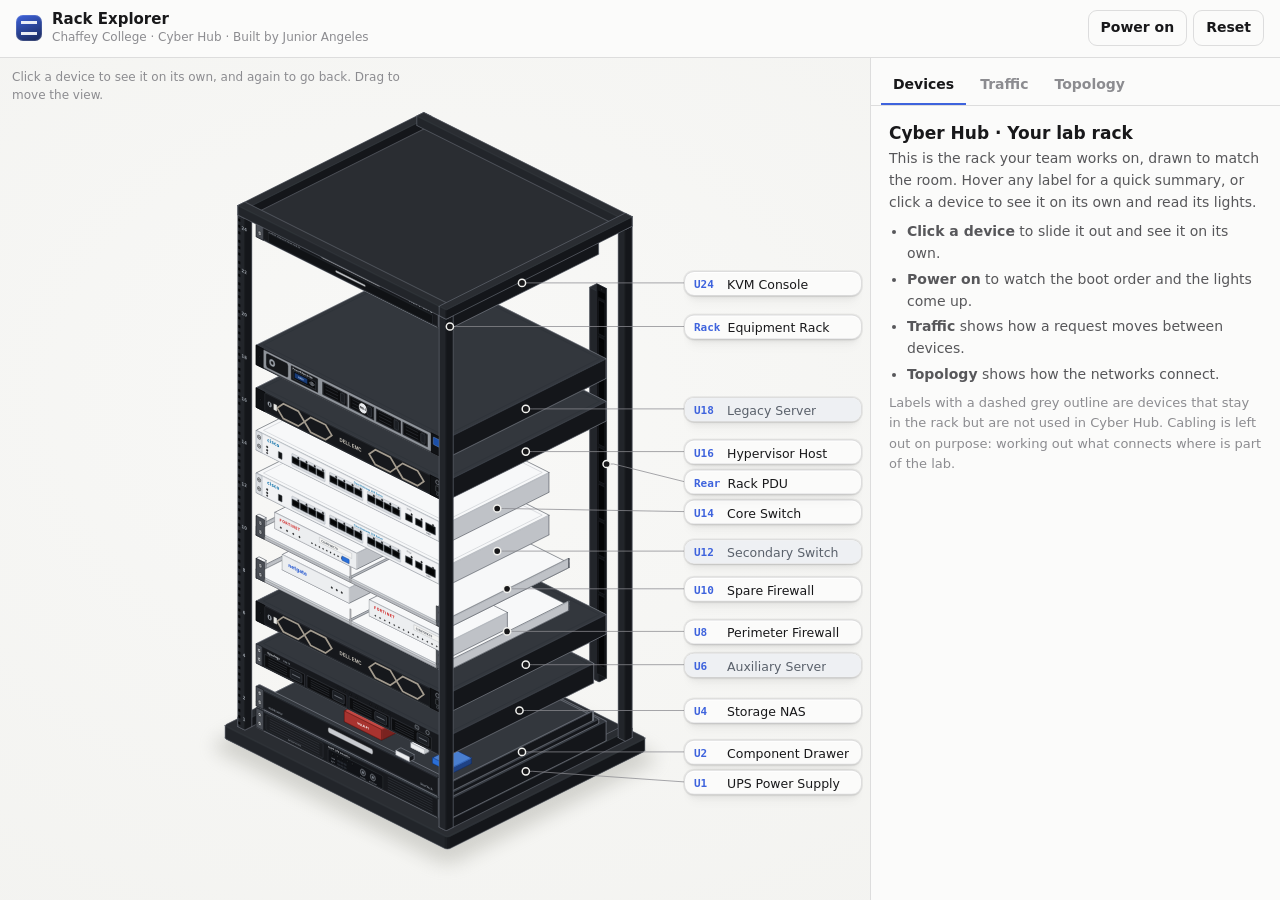
<file: index.html>
<!doctype html><html lang="en"><head><meta charset="utf-8"><meta name="viewport" content="width=device-width, initial-scale=1"><title>Rack Explorer</title><style>
.iso{
  --anatomy-page:#0b0b0b;--anatomy-card:#131313;--anatomy-text:#a3a3a3;--anatomy-strong:#e6e6e6;--anatomy-muted:#6e6e6e;
  --anatomy-paper:#131313;--anatomy-face:#1b1b1b;--anatomy-top:#1c1c1c;
  --anatomy-shade-0:#0f0f0f;--anatomy-shade-1:#121212;--anatomy-shade-2:#151515;--anatomy-shade-3:#181818;
  --anatomy-lit-top:#262626;--anatomy-lit-shade:#1d1d1d;
  --anatomy-hi:#d4d4d4;--anatomy-mid:#6a6a6a;--anatomy-lo:#3e3e3e;--anatomy-faint:#2a2a2a;--anatomy-lit:#ffffff;
  --anatomy-halo:#050505;--anatomy-halo-opacity:.9;--anatomy-dot:#e6e6e6;
  --anatomy-red:#ff6b6b;--anatomy-green:#6be0a0;--anatomy-blue:#6b9bff;
  --anatomy-weight:.6px;--anatomy-ease:cubic-bezier(.32,.72,0,1);
  --anatomy-mono:ui-monospace,"SF Mono",Menlo,Consolas,monospace;
  --anatomy-lift:inset 0 1px 0 0 #ffffff0a,inset 0 0 0 1px #ffffff06,0 0 0 1px #00000026,0 1px 1px -.5px #00000014,0 3px 3px -1.5px #00000014,0 6px 6px -3px #00000014,0 12px 12px -6px #00000014;
}
.iso[data-theme="light"]{
  --anatomy-page:#f2f2ef;--anatomy-card:#fbfbfa;--anatomy-text:#57575a;--anatomy-strong:#18181a;--anatomy-muted:#8c8c90;
  --anatomy-paper:#fbfbfa;--anatomy-face:#ffffff;--anatomy-top:#ffffff;
  --anatomy-shade-0:#dcdcd9;--anatomy-shade-1:#e5e5e2;--anatomy-shade-2:#ededea;--anatomy-shade-3:#f4f4f1;
  --anatomy-lit-top:#ffffff;--anatomy-lit-shade:#eeeeeb;
  --anatomy-hi:#26262a;--anatomy-mid:#8a8a8f;--anatomy-lo:#b4b4b8;--anatomy-faint:#d4d4d6;--anatomy-lit:#000000;
  --anatomy-halo:#8a8a80;--anatomy-halo-opacity:.32;--anatomy-dot:#3a3a3e;
  --anatomy-red:#e5484d;--anatomy-green:#30a46c;--anatomy-blue:#3e63dd;
  --anatomy-lift:inset 0 1px 0 0 #ffffff,0 0 0 1px #0000000f,0 1px 1px -.5px #0000000a,0 3px 3px -1.5px #0000000a,0 6px 6px -3px #0000000a,0 12px 12px -6px #0000000a;
}
.iso-svg{display:block;width:100%;height:auto;overflow:visible}
.iso-svg path,.iso-svg circle{vector-effect:non-scaling-stroke}
.iso-fill{fill:var(--anatomy-paper);stroke:none}
.iso-solid[data-lit]>.iso-fill{fill:var(--anatomy-face)}
.iso-shade,.iso-top{stroke:none}
.iso-shade[data-shade="0"]{fill:var(--anatomy-shade-0)}
.iso-shade[data-shade="1"]{fill:var(--anatomy-shade-1)}
.iso-shade[data-shade="2"]{fill:var(--anatomy-shade-2)}
.iso-shade[data-shade="3"]{fill:var(--anatomy-shade-3)}
.iso-top{fill:var(--anatomy-top)}
.iso-solid[data-lit]>.iso-top{fill:var(--anatomy-lit-top)}
.iso-solid[data-lit]>.iso-shade{fill:var(--anatomy-lit-shade)}
.iso-solid[data-seamless]>.iso-shade,.iso-solid[data-seamless]>.iso-top{stroke-width:.4;stroke-linejoin:round}
.iso-solid[data-seamless]>.iso-shade[data-shade="0"]{stroke:var(--anatomy-shade-0)}
.iso-solid[data-seamless]>.iso-shade[data-shade="1"]{stroke:var(--anatomy-shade-1)}
.iso-solid[data-seamless]>.iso-shade[data-shade="2"]{stroke:var(--anatomy-shade-2)}
.iso-solid[data-seamless]>.iso-shade[data-shade="3"]{stroke:var(--anatomy-shade-3)}
.iso-solid[data-seamless]>.iso-top{stroke:var(--anatomy-top)}
.iso-solid[data-seamless][data-lit]>.iso-top{stroke:var(--anatomy-lit-top)}
.iso-solid[data-seamless][data-lit]>.iso-shade{stroke:var(--anatomy-lit-shade)}
.iso-solid[data-lit]>.iso-edge{stroke:var(--anatomy-lit)}
.iso-halo{fill:var(--anatomy-halo);stroke:none;filter:blur(9px);opacity:var(--anatomy-halo-opacity);transform:translateY(3px)}
.iso-line{fill:none;stroke:var(--anatomy-lo);stroke-width:var(--anatomy-weight);stroke-linecap:round;stroke-linejoin:round}
.iso-line[data-tone="hi"]{stroke:var(--anatomy-hi)}
.iso-line[data-tone="mid"]{stroke:var(--anatomy-mid)}
.iso-line[data-tone="lo"]{stroke:var(--anatomy-lo)}
.iso-line[data-tone="faint"]{stroke:var(--anatomy-faint)}
.iso-line[data-tone="lit"]{stroke:var(--anatomy-lit)}
.iso-line[data-tone="red"]{stroke:var(--anatomy-red)}
.iso-line[data-tone="green"]{stroke:var(--anatomy-green)}
.iso-line[data-tone="blue"]{stroke:var(--anatomy-blue)}
.iso-line[data-dotted]{stroke-dasharray:.01 3.5;stroke-width:1}
.iso-line[data-dashed]{stroke-dasharray:3 3}
.iso-line[data-flow]{stroke-dasharray:2 6}
.iso-wire-end{fill:var(--anatomy-paper);stroke:var(--anatomy-lo);stroke-width:var(--anatomy-weight)}
.iso-wire[data-tone="hi"] .iso-wire-end{stroke:var(--anatomy-hi)}
.iso-wire[data-tone="mid"] .iso-wire-end{stroke:var(--anatomy-mid)}
.iso-wire[data-tone="faint"] .iso-wire-end{stroke:var(--anatomy-faint)}
.iso-wire[data-tone="lit"] .iso-wire-end{stroke:var(--anatomy-lit)}
.iso-dots circle{fill:var(--anatomy-dot);stroke:none;opacity:.32}
.iso-dots[data-tone="hi"] circle{opacity:.85}
.iso-dots[data-tone="mid"] circle{opacity:.45}
.iso-dots[data-tone="lo"] circle{opacity:.22}
.iso-dots[data-tone="faint"] circle{opacity:.12}
.iso-face-text{fill:var(--anatomy-mid);font-family:var(--anatomy-mono);letter-spacing:.04em}
.iso-face-text[data-tone="hi"]{fill:var(--anatomy-hi)}
.iso-face-text[data-tone="lo"]{fill:var(--anatomy-lo)}
.iso-face-text[data-tone="faint"]{fill:var(--anatomy-faint)}
.tb-body{fill:var(--anatomy-shade-2);stroke:none}
.tb-shine{fill:var(--anatomy-top);stroke:none}
.tb-shade{fill:var(--anatomy-shade-0);stroke:none}
.tb-ring{fill:none;stroke:var(--anatomy-lo);stroke-width:.45;stroke-linecap:butt;stroke-linejoin:round}
.tb-ring[data-tone="mid"]{stroke:var(--anatomy-mid)}
.tb-ring[data-tone="faint"]{stroke:var(--anatomy-faint)}
.tb-ring[data-tone="hi"]{stroke:var(--anatomy-hi)}
@keyframes iso-flow{to{stroke-dashoffset:-32}}
@keyframes iso-pulse{0%,100%{opacity:.18}12%{opacity:1}40%{opacity:.18}}
.iso-line[data-flow]{animation:iso-flow 1600ms linear infinite}
.iso-dots circle[data-pulse]{animation:iso-pulse 1600ms steps(1,end) infinite;animation-delay:var(--pulse-at,0ms)}
.iso-figure{margin:32px 0 36px}
.iso-plate{position:relative;padding:52px 24px;border-radius:0;background:var(--anatomy-card);box-shadow:0 0 0 1px var(--anatomy-mid);--anatomy-paper:var(--anatomy-card)}
.iso-plate-corners{position:absolute;inset:18px 20px;pointer-events:none}
.iso-plate-corner{position:absolute;color:var(--anatomy-muted);font-family:var(--anatomy-mono);font-size:10.5px;line-height:1;letter-spacing:.04em;white-space:nowrap}
.iso-plate-corner[data-corner="fig"]{top:0;left:0;color:var(--anatomy-text)}
.iso-plate-corner[data-corner="title"]{top:0;right:0;text-transform:uppercase;letter-spacing:.1em}
.iso-plate-corner[data-corner="hint"]{bottom:0;left:0;text-transform:uppercase;letter-spacing:.1em}
.iso-plate-corner[data-corner="readout"]{right:0;bottom:0;color:var(--anatomy-text);font-variant-numeric:tabular-nums}
.iso-plate .iso-svg{margin:0 auto}
.iso-legend{display:grid;gap:8px;margin-top:12px;color:var(--anatomy-muted);font-size:13px;line-height:1.55}
.iso-keys{display:flex;flex-wrap:wrap;gap:6px 18px}
.iso-key{display:inline-flex;align-items:center;gap:7px}
.iso-swatch{width:16px;height:10px;flex:none;overflow:visible}
.iso-swatch path{fill:none;stroke:var(--anatomy-hi);stroke-width:1;vector-effect:non-scaling-stroke;stroke-linejoin:round;stroke-linecap:round}
.iso-swatch[data-mark="raised"] path,.iso-swatch[data-mark="flat"] path{stroke:var(--anatomy-mid)}
.iso-swatch[data-mark="lit"] path{stroke:var(--anatomy-lit)}
.iso-swatch[data-mark="dim"] path{stroke:var(--anatomy-lo)}
.iso-swatch[data-mark="dotted"] path{stroke-dasharray:.01 3;stroke-width:1.4}
.iso-swatch[data-mark="dashed"] path{stroke-dasharray:3 2.5}
.iso-swatch[data-mark="red"] path{stroke:var(--anatomy-red)}
.iso-swatch[data-mark="green"] path{stroke:var(--anatomy-green)}
.iso-swatch[data-mark="blue"] path{stroke:var(--anatomy-blue)}
.iso-swatch-crease{stroke:var(--anatomy-lo)!important}
@media (max-width:560px){.iso-plate{padding:48px 12px 70px}.iso-plate-corner[data-corner="hint"]{bottom:18px}}
@media (prefers-reduced-motion:reduce){.iso-line[data-flow],.iso-dots circle[data-pulse]{animation:none}}
/* ---------- device palettes: real colours, independent of theme ---------- */
.pal-blk,.pal-nas,.pal-frame{--anatomy-paper:#1c1e22;--anatomy-face:#24272c;--anatomy-top:#33373d;--anatomy-shade-0:#14161a;--anatomy-shade-1:#181a1e;--anatomy-shade-2:#1d2024;--anatomy-shade-3:#22252a;--anatomy-hi:#8d939c;--anatomy-mid:#5d636c;--anatomy-lo:#3d424a;--anatomy-faint:#2d3238;--anatomy-halo:#000}
.pal-nas{--anatomy-paper:#1f2832;--anatomy-top:#34404d;--anatomy-shade-0:#161d25;--anatomy-shade-1:#1a222b;--anatomy-shade-2:#1f2832;--anatomy-shade-3:#242e39}
.pal-frame{--anatomy-paper:#16181b;--anatomy-top:#2a2d32;--anatomy-hi:#6f757e;--anatomy-mid:#4a4f57;--anatomy-lo:#32363c}
.pal-gry{--anatomy-paper:#8a8e94;--anatomy-face:#9a9ea4;--anatomy-top:#b6babf;--anatomy-shade-0:#6c7076;--anatomy-shade-1:#767a80;--anatomy-shade-2:#80848a;--anatomy-shade-3:#8a8e94;--anatomy-hi:#3b3f45;--anatomy-mid:#5a5e65;--anatomy-lo:#7a7e85;--anatomy-faint:#9a9ea4}
.pal-wht{--anatomy-paper:#e3e5e8;--anatomy-face:#f1f2f4;--anatomy-top:#f7f8f9;--anatomy-shade-0:#bfc2c7;--anatomy-shade-1:#c9ccd0;--anatomy-shade-2:#d4d7da;--anatomy-shade-3:#dde0e3;--anatomy-hi:#4b5058;--anatomy-mid:#7a7f87;--anatomy-lo:#a5a9b0;--anatomy-faint:#c6c9ce}
.pal-grn{--anatomy-paper:#2a7a52;--anatomy-top:#3d9a6a;--anatomy-shade-0:#1d5a3b;--anatomy-shade-1:#226646;--anatomy-shade-2:#277250;--anatomy-shade-3:#2a7a52;--anatomy-hi:#0f3a24;--anatomy-mid:#1d5a3b;--anatomy-lo:#2a7a52;--anatomy-faint:#2a7a52}
.pal-red{--anatomy-paper:#a8332f;--anatomy-top:#c44843;--anatomy-shade-0:#7a2320;--anatomy-shade-1:#8a2a26;--anatomy-shade-2:#9a302c;--anatomy-shade-3:#a8332f;--anatomy-hi:#40100e;--anatomy-mid:#6a1c19;--anatomy-lo:#a8332f;--anatomy-faint:#a8332f}
.pal-blue{--anatomy-paper:#2f5fb0;--anatomy-top:#4a7fd0;--anatomy-shade-0:#1f4285;--anatomy-shade-1:#244a94;--anatomy-shade-2:#2a55a4;--anatomy-shade-3:#2f5fb0;--anatomy-hi:#10285a;--anatomy-mid:#1f4285;--anatomy-lo:#2f5fb0;--anatomy-faint:#2f5fb0}

/* ---------- face-plane artwork ---------- */
.iso-svg rect,.iso-svg line,.iso-svg polygon,.iso-svg ellipse{vector-effect:non-scaling-stroke}
.f-ear{fill:#4a4e55;stroke:#0f1114;stroke-width:.5}
.f-ear-d{fill:#101215;stroke:#000;stroke-width:.4}
.f-screw{fill:#b8bcc2;stroke:#000;stroke-width:.4}
.f-slot{stroke:#222;stroke-width:.5}
.f-panel{fill:#17191d;stroke:#2c3036;stroke-width:.5}
.f-panel-d{fill:#101215;stroke:#2c3036;stroke-width:.5}
.f-chrome{fill:#c9ccd1;stroke:#555;stroke-width:.4}
.f-bezel{fill:#8c9096;stroke:#2c2f34;stroke-width:.5}
.f-bezel-b{fill:#15171a;stroke:#2c3036;stroke-width:.5}
.f-btn{fill:#2a2d32;stroke:#9aa0a8;stroke-width:.5}
.f-btn-in{fill:#7a808a;stroke:none}
.f-key{fill:#0a0b0d;stroke:#8e949c;stroke-width:.5}
.f-intel{fill:#1b4fa8;stroke:#9ab4e6;stroke-width:.3}
.f-dell{fill:#e8eaed;stroke:#111;stroke-width:.7}
.f-dell-t{fill:#0c0d0f;font-weight:700;font-family:Arial,sans-serif}
.f-dell-b{fill:#b8bcc3;font-weight:700;font-family:Arial,sans-serif;letter-spacing:.2px}
.f-port{fill:#101214;stroke:#6a7078;stroke-width:.45}
.f-sock{fill:#030405;stroke:none}
.f-socket{fill:#040506;stroke:#2b2f35;stroke-width:.4}
.f-grp{fill:none;stroke:#aeb2b8;stroke-width:.4}
.f-strip{fill:#0f1319;stroke:#2c3640;stroke-width:.4}
.f-vent{stroke:#3a3f46;stroke-width:.5}
.f-vent2{fill:#050709}
.f-carr{fill:#0c0d0f;stroke:#4a4f57;stroke-width:.4}
.f-latch{fill:#d9d2c4;stroke:#6a655b;stroke-width:.3}
.f-lcd{fill:#173b78;stroke:#000;stroke-width:.3}
.f-lcd-t{fill:#cfe0ff;font-family:ui-monospace,monospace}
.f-psu{fill:#181a1d;stroke:#555a62;stroke-width:.45}
.f-tab{fill:#e8861c;stroke:#6a3a08;stroke-width:.3}
.f-grill{fill:#0b0c0e;stroke:#30343a;stroke-width:.4}
.f-fan{fill:#08090b;stroke:#4a4f57;stroke-width:.5}
.f-lip{fill:#b9bcc2;stroke:#555;stroke-width:.3}
.f-void{fill:none;stroke:none}
.f-ctrl{fill:#101216;stroke:#3a3f46;stroke-width:.4}
.f-hole{fill:#050607;stroke:none}
.f-un{fill:#9aa0a8;font-weight:700;font-family:ui-monospace,monospace}
.f-w{fill:#eceef0;stroke:#9a9ea5;stroke-width:.4}
.f-label{fill:#fff;stroke:#7a7e85;stroke-width:.3}
.f-usb{fill:#2a6fd8;stroke:#0c2a63;stroke-width:.3}
.f-cab{fill:#2a6fd8;stroke:#0c2a63;stroke-width:.3}
.f-pi{fill:#2a7a52;stroke:#0f3a24;stroke-width:.4}
.f-pi-r{fill:#a8332f;stroke:#40100e;stroke-width:.4}
.ft{font-family:ui-sans-serif,system-ui,sans-serif;font-weight:600}
.f-tx{fill:#cfd3d9}.f-tx2{fill:#8a9099}.f-tx-w{fill:#fff}
.f-cisco{fill:#0b6fa8;font-weight:700;letter-spacing:.2px}
.f-cisco2{fill:#0b6fa8}
.f-fort{fill:#d02a2a;font-weight:800;letter-spacing:.3px}
.f-net{fill:#2a5bd0;font-weight:800}
.pal-wht .f-tx2{fill:#5e636b}

/* ---------- LEDs: states are set by the live script ---------- */
.led{fill:#25282c;stroke:#000;stroke-width:.25}
.led[data-s="g"]{fill:#3df08c}
.led[data-s="a"]{fill:#ffb020}
.led[data-s="b"]{fill:#55aaff}
.led[data-s="r"]{fill:#ff4a4a}
.led[data-s="w"]{fill:#f4f6fa}
.led[data-s]{stroke-width:.15}
.led[data-blink]{animation:blink .5s steps(2,jump-none) infinite}
.led[data-blink="slow"]{animation-duration:1.1s}
@keyframes blink{50%{opacity:.25}}

/* ---------- state glows ---------- */
.dev,.part{transition:filter .25s}
.dev[data-lit="use"]>*,.part[data-lit="use"]{filter:drop-shadow(0 0 5px var(--anatomy-blue))}
.dev[data-lit="hit"]>*,.part[data-lit="hit"]{filter:drop-shadow(0 0 6px var(--anatomy-red))}
.dev[data-lit="watch"]>*,.part[data-lit="watch"]{filter:drop-shadow(0 0 5px #ffb020)}
.dev[data-lit="safe"]>*,.part[data-lit="safe"]{filter:drop-shadow(0 0 5px var(--anatomy-green))}
.dev[data-lit="sel"]>*,.part[data-lit="sel"]{filter:drop-shadow(0 0 5px var(--anatomy-hi))}
.dev[data-dim],.part[data-dim]{opacity:.28}
.frame{transition:opacity .4s}
.exploded .frame{opacity:.3}
.part{cursor:pointer}
.port{cursor:zoom-in}
.dev{cursor:pointer}

/* ================= page layout ================= */
*{box-sizing:border-box}
html,body{height:100%}
body{margin:0;background:var(--anatomy-page);color:var(--anatomy-text);font:14px/1.55 ui-sans-serif,system-ui,-apple-system,"Segoe UI",Roboto,sans-serif;-webkit-font-smoothing:antialiased}
.iso{--line:color-mix(in srgb,var(--anatomy-text) 18%,transparent);--accent:var(--anatomy-blue)}
button{font:inherit;color:inherit;cursor:pointer}
.app{display:grid;grid-template-rows:auto 1fr;height:100vh;height:100dvh;min-height:0}
.bar{display:flex;flex-wrap:wrap;align-items:center;gap:10px 18px;padding:10px 16px;border-bottom:1px solid var(--line);background:var(--anatomy-card)}
.brand{display:flex;align-items:center;gap:10px;margin-right:auto}
.brand b{display:block;color:var(--anatomy-strong);font-size:15px;line-height:1.2}
.brand small{display:block;color:var(--anatomy-muted);font-size:12px}
.mark{width:26px;height:26px;border-radius:7px;background:linear-gradient(160deg,var(--accent),color-mix(in srgb,var(--accent) 40%,#000));box-shadow:inset 0 0 0 1px #ffffff22;position:relative}
.mark:after{content:"";position:absolute;inset:6px 5px;border-top:3px solid #fff;border-bottom:3px solid #fff;opacity:.9}
.seg{display:inline-flex;border:1px solid var(--line);border-radius:9px;overflow:hidden}
.seg button{border:0;background:transparent;padding:6px 14px;font-weight:600;color:var(--anatomy-text)}
.seg button[aria-pressed="true"]{background:var(--accent);color:#fff}
.acts{display:flex;flex-wrap:wrap;gap:6px}
.acts button,.btn{border:1px solid var(--line);background:transparent;border-radius:9px;padding:6px 12px;font-weight:600;color:var(--anatomy-strong);transition:background .15s,border-color .15s}
.acts button:hover,.btn:hover{background:color-mix(in srgb,var(--anatomy-text) 10%,transparent)}
.acts button[aria-pressed="true"]{border-color:var(--accent);background:color-mix(in srgb,var(--accent) 16%,transparent)}
#b-power[aria-pressed="true"]{border-color:var(--anatomy-green);background:color-mix(in srgb,var(--anatomy-green) 18%,transparent)}
.btn.primary{background:var(--accent);border-color:var(--accent);color:#fff}
.btn.ghost{border-style:dashed}
.btn:disabled{opacity:.4;cursor:default}
button:focus-visible{outline:2px solid var(--accent);outline-offset:2px}

.main{display:grid;grid-template-columns:minmax(0,1fr) 410px;min-height:0}
.stagewrap{position:relative;min-height:0;display:flex}
.stage{position:relative;flex:1;overflow:hidden;touch-action:none;cursor:grab;background:radial-gradient(120% 90% at 50% 40%,color-mix(in srgb,var(--anatomy-card) 70%,transparent),var(--anatomy-page))}
.stage:active{cursor:grabbing}
.stage>svg.view{position:absolute;inset:0;width:100%;height:100%}
.stage>svg[hidden]{display:none}
.links{position:absolute;inset:0;width:100%;height:100%;pointer-events:none;overflow:visible}
.lk{fill:none;stroke:var(--anatomy-mid);stroke-width:1;opacity:.75}
.lkd{fill:var(--anatomy-strong);stroke:var(--anatomy-page);stroke-width:1.5}
.lk.use,.lkd.use{stroke:var(--anatomy-blue);fill:var(--anatomy-blue)}
.lk.hit,.lkd.hit{stroke:var(--anatomy-red);fill:var(--anatomy-red)}
.lk.watch,.lkd.watch{stroke:#ffb020;fill:#ffb020}
.lk.sel,.lkd.sel{stroke:var(--accent);fill:var(--accent)}
.lk.use,.lk.hit,.lk.watch,.lk.sel{fill:none;stroke-width:1.6;opacity:1}
.hint{position:absolute;left:12px;top:10px;font-size:12px;color:var(--anatomy-muted);pointer-events:none;max-width:48%}

/* bubbles */
#bubbles{position:absolute;inset:0;pointer-events:none}
.bub{position:absolute;left:0;top:0;pointer-events:auto;background:var(--anatomy-card);border:1px solid var(--line);border-radius:10px;box-shadow:var(--anatomy-lift);overflow:hidden;z-index:2;transition:border-color .15s,opacity .2s;max-height:25px}
.bub:hover,.bub:focus-within{z-index:20;max-height:420px;border-color:var(--accent)}
.bub.dim{opacity:.4}
.bub[data-lit="use"]{border-color:var(--anatomy-blue)}.bub[data-lit="hit"]{border-color:var(--anatomy-red)}.bub[data-lit="watch"]{border-color:#ffb020}.bub[data-lit="sel"]{border-color:var(--accent)}
.tag{display:flex;align-items:center;gap:7px;width:100%;border:0;background:transparent;padding:4px 9px;text-align:left;font-size:12.5px;line-height:17px;color:var(--anatomy-strong);white-space:nowrap}
.tag b{font:700 11px/17px ui-monospace,Menlo,monospace;color:var(--accent);min-width:26px}
.tag span{overflow:hidden;text-overflow:ellipsis}
.more{padding:2px 11px 10px;font-size:12.5px;line-height:1.45;color:var(--anatomy-text)}
.more .mk{font-size:11.5px;color:var(--anatomy-muted);margin-bottom:4px}
.more p{margin:0 0 6px}.more .role{color:var(--anatomy-strong);font-weight:600}
.more ul{margin:0 0 6px;padding-left:16px}
.more .hint{position:static;color:var(--accent);font-weight:600;font-size:11.5px;max-width:none}

/* tooltip */
#tip{position:absolute;left:0;top:0;z-index:30;max-width:280px;pointer-events:none;background:var(--anatomy-strong);color:var(--anatomy-page);border-radius:9px;padding:7px 10px;font-size:12.5px;line-height:1.4;box-shadow:0 6px 20px #0006}
#tip b{display:block;margin-bottom:2px}#tip[hidden]{display:none}

/* flow lane */
.lane{position:absolute;left:14px;right:210px;bottom:34px;display:flex;justify-content:space-between;align-items:flex-start;padding:16px 26px 10px;border:1px solid var(--line);border-radius:12px;background:color-mix(in srgb,var(--anatomy-card) 92%,transparent);backdrop-filter:blur(6px);z-index:5}
.lane[hidden]{display:none}
.lane .track{position:absolute;top:23px;height:0;border-top:2px dashed var(--line)}
.hop{position:relative;display:flex;flex-direction:column;align-items:center;gap:6px;flex:1;min-width:0;text-align:center}
.hd{width:14px;height:14px;border-radius:50%;background:var(--anatomy-card);border:2px solid var(--anatomy-mid);z-index:1;transition:all .3s}
.hn{font-size:12px;font-weight:600;line-height:1.25;color:var(--anatomy-text)}
.hop.done .hd{border-color:var(--anatomy-blue);background:var(--anatomy-blue)}
.lane.bad .hop.done .hd{border-color:var(--anatomy-red);background:var(--anatomy-red)}
.hop.now .hn{color:var(--anatomy-strong)}
.hop.ext .hd{border-radius:3px;transform:rotate(45deg)}
.bead{position:absolute;top:16px;width:16px;height:16px;margin-left:-8px;left:0;border-radius:50%;background:#fff;box-shadow:0 0 0 3px var(--anatomy-blue),0 0 14px 4px var(--anatomy-blue);transition:left .9s cubic-bezier(.45,.05,.2,1);z-index:2;pointer-events:none}
.lane.bad .bead{box-shadow:0 0 0 3px var(--anatomy-red),0 0 14px 4px var(--anatomy-red)}
.lane{--bead-pad:0px}
.status{position:absolute;left:14px;bottom:10px;right:210px;font-size:12.5px;color:var(--anatomy-muted);white-space:nowrap;overflow:hidden;text-overflow:ellipsis;pointer-events:none}

/* panel */
.panel{display:flex;flex-direction:column;min-height:0;border-left:1px solid var(--line);background:var(--anatomy-card)}
.tabs{display:flex;gap:2px;padding:8px 10px 0;border-bottom:1px solid var(--line);overflow-x:auto;scrollbar-width:none}
.tabs button{border:0;background:transparent;padding:8px 12px;font-weight:600;color:var(--anatomy-muted);border-bottom:2px solid transparent;white-space:nowrap}
.tabs button[aria-selected="true"]{color:var(--anatomy-strong);border-bottom-color:var(--accent)}
.pane{flex:1;min-height:0;overflow:auto;padding:16px 18px 28px}
.pane[hidden]{display:none}
.pane h3{margin:0 0 4px;font-size:17px;line-height:1.3;color:var(--anatomy-strong)}
.pane h4{margin:16px 0 4px;font-size:11.5px;letter-spacing:.07em;text-transform:uppercase;color:var(--anatomy-muted)}
.pane p{margin:0 0 8px}.pane ul,.pane ol{margin:0 0 8px;padding-left:18px}.pane li{margin:2px 0}
.mk{font-size:12.5px;color:var(--anatomy-muted)}
.u{font:700 11.5px ui-monospace,Menlo,monospace;color:var(--accent);letter-spacing:.05em}
.role{color:var(--anatomy-strong);font-weight:600}
.note{color:var(--anatomy-muted);font-size:13px}
.dhead{display:flex;justify-content:space-between;gap:12px;align-items:flex-start;margin-bottom:6px}
.st{font-size:11.5px;font-weight:700;padding:3px 9px;border-radius:99px;border:1px solid var(--line);white-space:nowrap}
.st[data-st="on"]{color:var(--anatomy-green);border-color:var(--anatomy-green)}.st[data-st="boot"]{color:#ffb020;border-color:#ffb020}
.btns{display:flex;flex-wrap:wrap;gap:8px;margin:10px 0}
.chips{display:flex;flex-wrap:wrap;gap:6px}
.chip{border:1px solid var(--line);background:transparent;border-radius:99px;padding:4px 11px;font-size:12.5px;font-weight:600;color:var(--anatomy-strong)}
.chip:hover{border-color:var(--accent)}
.how li{margin:4px 0}
.leg{list-style:none;padding:0}.leg li{padding:3px 0;border-bottom:1px solid var(--line)}.leg b{color:var(--anatomy-strong)}
.plist,.grp{display:flex;flex-direction:column;gap:4px}
.prow,.grow{display:flex;justify-content:space-between;align-items:center;gap:10px;width:100%;text-align:left;border:1px solid var(--line);background:transparent;border-radius:8px;padding:6px 10px;font-size:13px}
.prow:hover,.grow:hover{border-color:var(--accent)}
.prow .pa{font-size:11.5px;font-weight:700;color:var(--accent);white-space:nowrap}
.prow[aria-pressed="true"]{background:color-mix(in srgb,var(--accent) 14%,transparent);border-color:var(--accent)}
.grow{border:0;border-bottom:1px solid var(--line);border-radius:0;padding:8px 2px;color:var(--anatomy-strong);font-weight:600;margin-top:12px}
.grow span{font-weight:400;color:var(--anatomy-muted);font-size:12px}
.grow b{color:var(--accent);font-family:ui-monospace,monospace;font-size:12px;margin-right:6px}
.grp .prow{margin-left:10px;width:calc(100% - 10px)}
#q{width:100%;padding:8px 11px;border:1px solid var(--line);border-radius:9px;background:var(--anatomy-page);color:var(--anatomy-strong);font:inherit}
.list{display:flex;flex-direction:column;gap:8px}
.card{display:flex;flex-direction:column;gap:2px;text-align:left;border:1px solid var(--line);background:transparent;border-radius:11px;padding:10px 13px}
.card:hover{border-color:var(--accent)}
.card b{color:var(--anatomy-strong)}.card span{font-size:12.5px;color:var(--anatomy-muted)}
.card i{font-style:normal;font-size:10.5px;font-weight:800;letter-spacing:.08em;text-transform:uppercase;color:var(--anatomy-red)}
.card.outage i{color:#ffb020}
.stepn{font-size:11.5px;font-weight:700;letter-spacing:.06em;text-transform:uppercase;color:var(--accent);margin-bottom:4px}
.stept{font-size:14.5px;color:var(--anatomy-strong);line-height:1.55}
.why{color:var(--anatomy-muted)}
.layer,.goal{font-size:12.5px;color:var(--anatomy-muted);margin-bottom:10px}
.aff{margin:12px 0;display:flex;flex-direction:column;gap:5px;font-size:13px}
.dot{display:inline-block;width:9px;height:9px;border-radius:50%;margin-right:6px}.dot.r{background:var(--anatomy-red)}.dot.a{background:#ffb020}
.def{margin-top:10px;padding:10px 13px;border:1px solid var(--anatomy-green);border-radius:10px;background:color-mix(in srgb,var(--anatomy-green) 9%,transparent)}
.def h4{margin-top:0;color:var(--anatomy-green)}
.def[hidden]{display:none}
.toc{color:var(--anatomy-muted);font-size:13px}
.opts{display:flex;flex-direction:column;gap:8px;margin:10px 0}
.opt{text-align:left;border:1px solid var(--line);background:transparent;border-radius:10px;padding:9px 12px;font-size:13.5px;line-height:1.45}
.opt:hover:not(:disabled){border-color:var(--accent)}
.opt.right{border-color:var(--anatomy-green);background:color-mix(in srgb,var(--anatomy-green) 14%,transparent)}
.opt.wrong{border-color:var(--anatomy-red);background:color-mix(in srgb,var(--anatomy-red) 14%,transparent)}
.fb{padding:10px 13px;border-radius:10px;margin:10px 0;border:1px solid var(--line)}.fb.ok{border-color:var(--anatomy-green)}.fb.no{border-color:var(--anatomy-red)}
.qt{font-size:16px!important}

@media (max-width:900px){
  .app{height:auto;min-height:100dvh;display:block}
  .main{display:block}
  .stagewrap{height:70vh;height:70svh;min-height:420px}
  .panel{border-left:0;border-top:1px solid var(--line)}
  .pane{overflow:visible}
  .lane{right:12px;bottom:34px;padding:16px 14px 8px}.status{right:12px}
  .hn{font-size:11px}
  .bar{padding:8px 12px}.brand small{display:none}
}
@media (max-width:560px){.hint{display:none}.tag{font-size:11.5px;padding:3px 6px;gap:5px}.tag b{min-width:22px;font-size:10px}}
@media (prefers-reduced-motion:reduce){*{animation:none!important;transition:none!important}}

[hidden]{display:none!important}
.st[data-st="unused"]{opacity:.8}
.credit{margin-top:14px;font-size:12px;opacity:.75}

/* isolation */
.dev,.part{transition:opacity .45s ease}
.dev[data-away],.part[data-away]{opacity:.06;pointer-events:none}
.bub.away{display:none!important}
/* not used: normal device, clear label */
.bub .tag .nu,.chip .nu{display:inline-block;margin-left:6px;padding:0 5px;border-radius:3px;background:#e7e9ec;color:#5a616b;font-size:10px;font-weight:700;letter-spacing:.03em;text-transform:uppercase;vertical-align:1px}
.parts-info{padding-left:18px}.parts-info li{margin-bottom:6px}
/* topology */
.topo{position:absolute;inset:0;background:#f7f8fa;z-index:6;display:flex;align-items:center;justify-content:center;padding:12px}
.topo svg{width:100%;height:100%;max-width:980px}
.topo .node{cursor:pointer}
.topo .node rect{fill:#fff;stroke:#c3c9d1;stroke-width:1.2;transition:stroke .2s,stroke-width .2s}
.topo .node:hover rect,.topo .node:focus rect{stroke:#2f5fb0;stroke-width:2}
.topo .node.on rect{stroke:#2f5fb0;stroke-width:2.6}
.topo .node:focus{outline:none}
.topo .nt{font:700 13px/1 system-ui,sans-serif;fill:#1e2530}
.topo .na{font:12px/1 ui-monospace,Menlo,Consolas,monospace;fill:#4b5563}
.topo .zone rect{stroke-width:1.2;stroke-dasharray:5 4}
.topo .zl{font:700 12px/1 system-ui,sans-serif}
.topo .zs{font:12px/1 ui-monospace,Menlo,Consolas,monospace}
.topo .lk{stroke:#7a828d;stroke-width:2;fill:none}
.topo .lk.wifi{stroke-dasharray:3 5}
.topo .ll{font:11px/1 ui-monospace,Menlo,Consolas,monospace;fill:#5a616b}
.bub.unused .tag{background:#eef0f3;border-style:dashed}
.bub.unused .tag span{color:#5a616b}
.isolating .frame,.isolating > g:not(.dev):not(.part){transition:opacity .45s ease;opacity:.06}

.topo .lkh{stroke:transparent;stroke-width:16;fill:none}
.topo svg[data-mode="policies"] .link{cursor:pointer}
.topo svg[data-mode="policies"] .lk{stroke:#2f5fb0}
.topo .link.on .lk{stroke:#2f5fb0;stroke-width:4}
.topo .node.ok rect{stroke:#1d7a4a;stroke-width:2.6;fill:#ecf7f0}
.topo .node.bad rect{stroke:#b42318;stroke-width:3;fill:#fdeeee}
.tmodes{display:flex;flex-wrap:wrap;gap:6px;margin:4px 0 14px}
.tmodes .btn{padding:6px 10px;font-size:13px}
.fault{border-left:4px solid #b42318;padding-left:10px}
.pagebar{background:#edf3fc;border:1px solid #c8d8f2;border-radius:8px;padding:10px 12px;margin-bottom:14px;display:flex;flex-direction:column;gap:2px}
.pagebar span{font-size:13px;color:#4b5563}
.bub.dim:hover,.bub.dim:focus-within{max-height:25px}
.bub:hover,.bub:focus-within{opacity:1}
/* white Cisco switch fronts */
.f-panel.f-white{fill:#f1f2f4;stroke:#b9bec5}
.f-ear.f-white-ear{fill:#dcdfe3;stroke:#9aa0a8}
.f-grp.f-white-grp{fill:#d9dce1;stroke:#a5abb3}
/* real-model detail: Dell bezels, NAS trays, UPS panel */
.f-bz14{fill:#16181c;stroke:#3a3f47;stroke-width:.45}
.f-bz14-l{stroke:#2b2f36;stroke-width:.35}
.f-badge{fill:#0b0c0e;stroke:#565c66;stroke-width:.3}
.f-bz12{fill:#191b1f;stroke:#454a52;stroke-width:.45}
.f-bz12-l{stroke:#2a2d33;stroke-width:.4}
.f-lock{fill:#9aa0a8;stroke:#2a2d32;stroke-width:.3}
.f-icon{fill:#2a2e34;stroke:#4c525a;stroke-width:.2}
.f-handle{fill:#1c1f24;stroke:#5a6068;stroke-width:.35}
.f-door{fill:#1a1c20;stroke:#3a3f46;stroke-width:.4}
.f-meter{fill:#22262c;stroke:#3e444c;stroke-width:.2}
.f-hex{fill:none;stroke:#a39b8e;stroke-width:1.7;stroke-linejoin:miter}
.f-dellemc{fill:#c9c4bb;font-weight:700;font-family:Arial,sans-serif;letter-spacing:-.1px}
.f-sticker{fill:#e6e6e2;stroke:#888;stroke-width:.2}
.f-bz12s{fill:#8e939a;stroke:#3a3d42;stroke-width:.45}
.f-bz12w{fill:#16181b;stroke:#a7acb3;stroke-width:.35}
.f-chrome-l{stroke:#9aa0a8;stroke-width:.6}
.f-panel-r{fill:#a7abb0;stroke:#5c6066;stroke-width:.4}
.f-serial{fill:#1d8a8a;stroke:#0d4d4d;stroke-width:.3}
.f-vga{fill:#2a5cb8;stroke:#163266;stroke-width:.3}
.f-usb3{fill:#2a6fd6;stroke:#173d78;stroke-width:.3}
.f-blue{fill:#5aa0e0;stroke:#2a5d8f;stroke-width:.3}
.f-label{fill:#f4f4f2;stroke:#9a9ea4;stroke-width:.3}
.f-perf{fill:#8b9096;stroke:#5c6066;stroke-width:.3}
.f-perf-d{stroke:#2c2f33;stroke-width:.55;stroke-dasharray:.55 .55}
</style></head><body class="iso" data-theme="light"><div class="app">
<header class="bar">
 <div class="brand"><span class="mark" aria-hidden="true"></span><div><b>Rack Explorer</b><small>Chaffey College · Cyber Hub · Built by Junior Angeles</small></div></div>
 <div class="seg" role="group" aria-label="View" hidden><button data-view="front" aria-pressed="true">Front</button><button data-view="rear" aria-pressed="false">Rear</button></div>
 <div class="acts">
  <button id="b-power" aria-pressed="false"><span class="lbl">Power on</span></button>
  <button id="b-explode" aria-pressed="false" hidden><span class="lbl">Take apart</span></button>
  <button id="b-labels" aria-pressed="true" hidden>Labels</button>
  <button id="b-follow" aria-pressed="true" hidden>Auto camera</button>
  <button id="b-reset">Reset</button>
  <button id="b-theme" hidden><span class="lbl">Light</span></button>
 </div>
</header>
<main class="main">
 <section class="stagewrap">
  <div id="stage" class="stage">
   <svg id="svg-front" preserveAspectRatio="xMidYMid meet" xmlns="http://www.w3.org/2000/svg" class="iso-svg view view-front" viewBox="0 0 700 820" role="img" aria-label="Server rack, front view"><path class="iso-halo" d="M134.7 667.2L135 665.8L135.7 664.5L137 663.3L138.7 662.3L328.1 567.6L330.2 566.7L332.6 566.1L335.2 565.7L337.9 565.6L340.5 565.7L343.1 566.1L345.5 566.7L347.6 567.6L561.3 674.4L563 675.5L564.3 676.7L565 678L565.3 679.3L565.3 680.8L565 682.1L564.3 683.4L563 684.6L561.3 685.6L371.9 780.4L369.8 781.2L367.4 781.8L364.8 782.2L362.1 782.4L359.5 782.2L356.9 781.8L354.5 781.2L352.4 780.4L138.7 673.5L137 672.5L135.7 671.3L135 670L134.7 668.6Z"/><g class="pal-frame"><g class="iso-solid"><path class="iso-fill" d="M331.8 577.7L332.1 576.9L332.7 576.2L333.6 575.6L334.9 575.1L336.3 574.8L337.9 574.7L339.4 574.8L340.9 575.1L342.1 575.6L343.1 576.2L343.7 576.9L343.9 577.7L343.9 583.6L343.7 584.4L343.1 585.1L342.1 585.8L340.9 586.2L339.4 586.5L337.9 586.7L336.3 586.5L334.9 586.2L333.6 585.8L332.7 585.1L332.1 584.4L331.8 583.6Z"/><path class="iso-shade" data-shade="0" d="M342.1 585.8L340.9 586.2L340.9 580.3L342.1 579.8ZM343.9 583.6L343.7 584.4L343.7 578.5L343.9 577.7ZM343.7 584.4L343.1 585.1L343.1 579.2L343.7 578.5ZM343.1 585.1L342.1 585.8L342.1 579.8L343.1 579.2Z"/><path class="iso-shade" data-shade="1" d="M340.9 586.2L339.4 586.5L339.4 580.6L340.9 580.3ZM339.4 586.5L337.9 586.7L337.9 580.7L339.4 580.6Z"/><path class="iso-shade" data-shade="2" d="M337.9 586.7L336.3 586.5L336.3 580.6L337.9 580.7ZM336.3 586.5L334.9 586.2L334.9 580.3L336.3 580.6Z"/><path class="iso-shade" data-shade="3" d="M334.9 586.2L333.6 585.8L333.6 579.8L334.9 580.3ZM333.6 585.8L332.7 585.1L332.7 579.2L333.6 579.8ZM332.7 585.1L332.1 584.4L332.1 578.5L332.7 579.2ZM332.1 584.4L331.8 583.6L331.8 577.7L332.1 578.5Z"/><path class="iso-top" d="M342.1 579.8L340.9 580.3L339.4 580.6L337.9 580.7L336.3 580.6L334.9 580.3L333.6 579.8L332.7 579.2L332.1 578.5L331.8 577.7L332.1 576.9L332.7 576.2L333.6 575.6L334.9 575.1L336.3 574.8L337.9 574.7L339.4 574.8L340.9 575.1L342.1 575.6L343.1 576.2L343.7 576.9L343.9 577.7L343.7 578.5L343.1 579.2Z"/><path class="iso-line iso-crease" data-tone="lo" d="M343.9 577.7L343.7 578.5L343.1 579.2L342.1 579.8L340.9 580.3L339.4 580.6L337.9 580.7L336.3 580.6L334.9 580.3L333.6 579.8L332.7 579.2L332.1 578.5L331.8 577.7"/><path class="iso-line iso-bevel" data-tone="lo" d="M343.9 577.7L343.2 578.4L342.6 579.1L341.7 579.6L340.6 580.1L339.3 580.4L337.9 580.4L336.4 580.4L335.1 580.1L334 579.6L333.1 579.1L332.5 578.4L331.8 577.7"/><path class="iso-line iso-edge" data-tone="mid" d="M331.8 577.7L332.1 576.9L332.7 576.2L333.6 575.6L334.9 575.1L336.3 574.8L337.9 574.7L339.4 574.8L340.9 575.1L342.1 575.6L343.1 576.2L343.7 576.9L343.9 577.7M343.9 583.6L343.7 584.4L343.1 585.1L342.1 585.8L340.9 586.2L339.4 586.5L337.9 586.7L336.3 586.5L334.9 586.2L333.6 585.8L332.7 585.1L332.1 584.4L331.8 583.6M331.8 577.7L331.8 583.6M343.9 577.7L343.9 583.6"/></g></g><g class="pal-frame"><g class="iso-solid"><path class="iso-fill" d="M161.8 662.7L162.1 661.9L162.7 661.2L163.6 660.6L164.9 660.1L166.3 659.8L167.9 659.7L169.4 659.8L170.9 660.1L172.1 660.6L173.1 661.2L173.7 661.9L173.9 662.7L173.9 668.6L173.7 669.4L173.1 670.1L172.1 670.8L170.9 671.2L169.4 671.5L167.9 671.6L166.3 671.5L164.9 671.2L163.6 670.8L162.7 670.1L162.1 669.4L161.8 668.6Z"/><path class="iso-shade" data-shade="0" d="M172.1 670.8L170.9 671.2L170.9 665.3L172.1 664.8ZM173.9 668.6L173.7 669.4L173.7 663.5L173.9 662.7ZM173.7 669.4L173.1 670.1L173.1 664.2L173.7 663.5ZM173.1 670.1L172.1 670.8L172.1 664.8L173.1 664.2Z"/><path class="iso-shade" data-shade="1" d="M170.9 671.2L169.4 671.5L169.4 665.6L170.9 665.3ZM169.4 671.5L167.9 671.6L167.9 665.7L169.4 665.6Z"/><path class="iso-shade" data-shade="2" d="M167.9 671.6L166.3 671.5L166.3 665.6L167.9 665.7ZM166.3 671.5L164.9 671.2L164.9 665.3L166.3 665.6Z"/><path class="iso-shade" data-shade="3" d="M164.9 671.2L163.6 670.8L163.6 664.8L164.9 665.3ZM163.6 670.8L162.7 670.1L162.7 664.2L163.6 664.8ZM162.7 670.1L162.1 669.4L162.1 663.5L162.7 664.2ZM162.1 669.4L161.8 668.6L161.8 662.7L162.1 663.5Z"/><path class="iso-top" d="M172.1 664.8L170.9 665.3L169.4 665.6L167.9 665.7L166.3 665.6L164.9 665.3L163.6 664.8L162.7 664.2L162.1 663.5L161.8 662.7L162.1 661.9L162.7 661.2L163.6 660.6L164.9 660.1L166.3 659.8L167.9 659.7L169.4 659.8L170.9 660.1L172.1 660.6L173.1 661.2L173.7 661.9L173.9 662.7L173.7 663.5L173.1 664.2Z"/><path class="iso-line iso-crease" data-tone="lo" d="M173.9 662.7L173.7 663.5L173.1 664.2L172.1 664.8L170.9 665.3L169.4 665.6L167.9 665.7L166.3 665.6L164.9 665.3L163.6 664.8L162.7 664.2L162.1 663.5L161.8 662.7"/><path class="iso-line iso-bevel" data-tone="lo" d="M173.9 662.7L173.2 663.4L172.6 664.1L171.7 664.6L170.6 665.1L169.3 665.3L167.9 665.4L166.4 665.3L165.1 665.1L164 664.6L163.1 664.1L162.6 663.4L161.8 662.7"/><path class="iso-line iso-edge" data-tone="mid" d="M161.8 662.7L162.1 661.9L162.7 661.2L163.6 660.6L164.9 660.1L166.3 659.8L167.9 659.7L169.4 659.8L170.9 660.1L172.1 660.6L173.1 661.2L173.7 661.9L173.9 662.7M173.9 668.6L173.7 669.4L173.1 670.1L172.1 670.8L170.9 671.2L169.4 671.5L167.9 671.6L166.3 671.5L164.9 671.2L163.6 670.8L162.7 670.1L162.1 669.4L161.8 668.6M161.8 662.7L161.8 668.6M173.9 662.7L173.9 668.6"/></g></g><g class="pal-frame"><g class="iso-solid"><path class="iso-fill" d="M526.1 674.8L526.3 674.1L526.9 673.3L527.9 672.7L529.1 672.2L530.6 671.9L532.1 671.8L533.7 671.9L535.1 672.2L536.4 672.7L537.3 673.3L537.9 674.1L538.2 674.8L538.2 680.8L537.9 681.6L537.3 682.3L536.4 682.9L535.1 683.4L533.7 683.7L532.1 683.8L530.6 683.7L529.1 683.4L527.9 682.9L526.9 682.3L526.3 681.6L526.1 680.8Z"/><path class="iso-shade" data-shade="0" d="M536.4 682.9L535.1 683.4L535.1 677.4L536.4 677ZM538.2 680.8L537.9 681.6L537.9 675.6L538.2 674.8ZM537.9 681.6L537.3 682.3L537.3 676.3L537.9 675.6ZM537.3 682.3L536.4 682.9L536.4 677L537.3 676.3Z"/><path class="iso-shade" data-shade="1" d="M535.1 683.4L533.7 683.7L533.7 677.7L535.1 677.4ZM533.7 683.7L532.1 683.8L532.1 677.8L533.7 677.7Z"/><path class="iso-shade" data-shade="2" d="M532.1 683.8L530.6 683.7L530.6 677.7L532.1 677.8ZM530.6 683.7L529.1 683.4L529.1 677.4L530.6 677.7Z"/><path class="iso-shade" data-shade="3" d="M529.1 683.4L527.9 682.9L527.9 677L529.1 677.4ZM527.9 682.9L526.9 682.3L526.9 676.3L527.9 677ZM526.9 682.3L526.3 681.6L526.3 675.6L526.9 676.3ZM526.3 681.6L526.1 680.8L526.1 674.8L526.3 675.6Z"/><path class="iso-top" d="M536.4 677L535.1 677.4L533.7 677.7L532.1 677.8L530.6 677.7L529.1 677.4L527.9 677L526.9 676.3L526.3 675.6L526.1 674.8L526.3 674.1L526.9 673.3L527.9 672.7L529.1 672.2L530.6 671.9L532.1 671.8L533.7 671.9L535.1 672.2L536.4 672.7L537.3 673.3L537.9 674.1L538.2 674.8L537.9 675.6L537.3 676.3Z"/><path class="iso-line iso-crease" data-tone="lo" d="M538.2 674.8L537.9 675.6L537.3 676.3L536.4 677L535.1 677.4L533.7 677.7L532.1 677.8L530.6 677.7L529.1 677.4L527.9 677L526.9 676.3L526.3 675.6L526.1 674.8"/><path class="iso-line iso-bevel" data-tone="lo" d="M538.2 674.8L537.4 675.5L536.9 676.2L536 676.8L534.9 677.2L533.6 677.5L532.1 677.6L530.7 677.5L529.4 677.2L528.3 676.8L527.4 676.2L526.8 675.5L526.1 674.8"/><path class="iso-line iso-edge" data-tone="mid" d="M526.1 674.8L526.3 674.1L526.9 673.3L527.9 672.7L529.1 672.2L530.6 671.9L532.1 671.8L533.7 671.9L535.1 672.2L536.4 672.7L537.3 673.3L537.9 674.1L538.2 674.8M538.2 680.8L537.9 681.6L537.3 682.3L536.4 682.9L535.1 683.4L533.7 683.7L532.1 683.8L530.6 683.7L529.1 683.4L527.9 682.9L526.9 682.3L526.3 681.6L526.1 680.8M526.1 674.8L526.1 680.8M538.2 674.8L538.2 680.8"/></g></g><g class="pal-frame"><g class="iso-solid"><path class="iso-fill" d="M356.1 759.8L356.3 759.1L356.9 758.3L357.9 757.7L359.1 757.2L360.6 756.9L362.1 756.8L363.7 756.9L365.1 757.2L366.4 757.7L367.3 758.3L367.9 759.1L368.2 759.8L368.2 765.8L367.9 766.6L367.3 767.3L366.4 767.9L365.1 768.4L363.7 768.7L362.1 768.8L360.6 768.7L359.1 768.4L357.9 767.9L356.9 767.3L356.3 766.6L356.1 765.8Z"/><path class="iso-shade" data-shade="0" d="M366.4 767.9L365.1 768.4L365.1 762.4L366.4 762ZM368.2 765.8L367.9 766.6L367.9 760.6L368.2 759.8ZM367.9 766.6L367.3 767.3L367.3 761.3L367.9 760.6ZM367.3 767.3L366.4 767.9L366.4 762L367.3 761.3Z"/><path class="iso-shade" data-shade="1" d="M365.1 768.4L363.7 768.7L363.7 762.7L365.1 762.4ZM363.7 768.7L362.1 768.8L362.1 762.8L363.7 762.7Z"/><path class="iso-shade" data-shade="2" d="M362.1 768.8L360.6 768.7L360.6 762.7L362.1 762.8ZM360.6 768.7L359.1 768.4L359.1 762.4L360.6 762.7Z"/><path class="iso-shade" data-shade="3" d="M359.1 768.4L357.9 767.9L357.9 762L359.1 762.4ZM357.9 767.9L356.9 767.3L356.9 761.3L357.9 762ZM356.9 767.3L356.3 766.6L356.3 760.6L356.9 761.3ZM356.3 766.6L356.1 765.8L356.1 759.8L356.3 760.6Z"/><path class="iso-top" d="M366.4 762L365.1 762.4L363.7 762.7L362.1 762.8L360.6 762.7L359.1 762.4L357.9 762L356.9 761.3L356.3 760.6L356.1 759.8L356.3 759.1L356.9 758.3L357.9 757.7L359.1 757.2L360.6 756.9L362.1 756.8L363.7 756.9L365.1 757.2L366.4 757.7L367.3 758.3L367.9 759.1L368.2 759.8L367.9 760.6L367.3 761.3Z"/><path class="iso-line iso-crease" data-tone="lo" d="M368.2 759.8L367.9 760.6L367.3 761.3L366.4 762L365.1 762.4L363.7 762.7L362.1 762.8L360.6 762.7L359.1 762.4L357.9 762L356.9 761.3L356.3 760.6L356.1 759.8"/><path class="iso-line iso-bevel" data-tone="lo" d="M368.2 759.8L367.5 760.5L366.9 761.2L366 761.8L364.9 762.2L363.6 762.5L362.1 762.6L360.7 762.5L359.4 762.2L358.3 761.8L357.4 761.2L356.8 760.5L356.1 759.8"/><path class="iso-line iso-edge" data-tone="mid" d="M356.1 759.8L356.3 759.1L356.9 758.3L357.9 757.7L359.1 757.2L360.6 756.9L362.1 756.8L363.7 756.9L365.1 757.2L366.4 757.7L367.3 758.3L367.9 759.1L368.2 759.8M368.2 765.8L367.9 766.6L367.3 767.3L366.4 767.9L365.1 768.4L363.7 768.7L362.1 768.8L360.6 768.7L359.1 768.4L357.9 767.9L356.9 767.3L356.3 766.6L356.1 765.8M356.1 759.8L356.1 765.8M368.2 759.8L368.2 765.8"/></g></g><g class="pal-frame"><g class="iso-solid"><path class="iso-fill" d="M145 650.8L146 649.6L335.4 554.9L337.9 554.4L340.3 554.9L554 661.7L555 662.9L555 674.8L554 676.1L364.6 770.8L362.1 771.3L359.7 770.8L146 663.9L145 662.7Z"/><path class="iso-shade" data-shade="0" d="M555 674.8L554 676.1L554 664.2L555 662.9ZM554 676.1L364.6 770.8L364.6 758.9L554 664.2Z"/><path class="iso-shade" data-shade="1" d="M364.6 770.8L362.1 771.3L362.1 759.4L364.6 758.9Z"/><path class="iso-shade" data-shade="2" d="M362.1 771.3L359.7 770.8L359.7 758.9L362.1 759.4Z"/><path class="iso-shade" data-shade="3" d="M359.7 770.8L146 663.9L146 652L359.7 758.9ZM146 663.9L145 662.7L145 650.8L146 652Z"/><path class="iso-top" d="M554 661.7L555 662.9L554 664.2L364.6 758.9L362.1 759.4L359.7 758.9L146 652L145 650.8L146 649.6L335.4 554.9L337.9 554.4L340.3 554.9Z"/><path class="iso-line iso-crease" data-tone="lo" d="M555 662.9L554 664.2L364.6 758.9L362.1 759.4L359.7 758.9L146 652L145 650.8"/><path class="iso-line iso-bevel" data-tone="lo" d="M555 662.9L552.9 663.8L363.8 758.3L362.1 758.7L360.5 758.3L147.1 651.6L145 650.8"/><path class="iso-line iso-edge" data-tone="hi" d="M145 650.8L146 649.6L335.4 554.9L337.9 554.4L340.3 554.9L554 661.7L555 662.9M555 674.8L554 676.1L364.6 770.8L362.1 771.3L359.7 770.8L146 663.9L145 662.7M555 662.9L555 674.8M145 650.8L145 662.7"/></g></g><g class="pal-frame"><g class="iso-solid"><path class="iso-fill" d="M157.4 642.5L157.7 642.1L338.3 551.8L339.1 551.6L339.8 551.8L345.6 554.7L345.9 555.1L345.9 564L345.6 564.3L164.9 654.7L164.2 654.8L163.5 654.7L157.7 651.8L157.4 651.4Z"/><path class="iso-shade" data-shade="0" d="M345.9 564L345.6 564.3L345.6 555.4L345.9 555.1ZM345.6 564.3L164.9 654.7L164.9 645.8L345.6 555.4Z"/><path class="iso-shade" data-shade="1" d="M164.9 654.7L164.2 654.8L164.2 645.9L164.9 645.8Z"/><path class="iso-shade" data-shade="2" d="M164.2 654.8L163.5 654.7L163.5 645.8L164.2 645.9Z"/><path class="iso-shade" data-shade="3" d="M163.5 654.7L157.7 651.8L157.7 642.8L163.5 645.8ZM157.7 651.8L157.4 651.4L157.4 642.5L157.7 642.8Z"/><path class="iso-top" d="M345.6 554.7L345.9 555.1L345.6 555.4L164.9 645.8L164.2 645.9L163.5 645.8L157.7 642.8L157.4 642.5L157.7 642.1L338.3 551.8L339.1 551.6L339.8 551.8Z"/><path class="iso-line iso-crease" data-tone="lo" d="M345.9 555.1L345.6 555.4L164.9 645.8L164.2 645.9L163.5 645.8L157.7 642.8L157.4 642.5"/><path class="iso-line iso-bevel" data-tone="lo" d="M345.9 555.1L345.1 555.2L164.6 645.5L164.2 645.6L163.9 645.5L158.2 642.7L157.4 642.5"/><path class="iso-line iso-edge" data-tone="hi" d="M157.4 642.5L157.7 642.1L338.3 551.8L339.1 551.6L339.8 551.8L345.6 554.7L345.9 555.1M345.9 564L345.6 564.3L164.9 654.7L164.2 654.8L163.5 654.7L157.7 651.8L157.4 651.4M345.9 555.1L345.9 564M157.4 642.5L157.4 651.4"/></g></g><g class="pal-frame"><g class="iso-solid"><path class="iso-fill" d="M354.1 740.8L354.4 740.5L535.1 650.1L535.8 650L536.5 650.1L542.3 653L542.6 653.4L542.6 662.3L542.3 662.7L361.7 753L360.9 753.2L360.2 753L354.4 750.1L354.1 749.8Z"/><path class="iso-shade" data-shade="0" d="M542.6 662.3L542.3 662.7L542.3 653.8L542.6 653.4ZM542.3 662.7L361.7 753L361.7 744.1L542.3 653.8Z"/><path class="iso-shade" data-shade="1" d="M361.7 753L360.9 753.2L360.9 744.3L361.7 744.1Z"/><path class="iso-shade" data-shade="2" d="M360.9 753.2L360.2 753L360.2 744.1L360.9 744.3Z"/><path class="iso-shade" data-shade="3" d="M360.2 753L354.4 750.1L354.4 741.2L360.2 744.1ZM354.4 750.1L354.1 749.8L354.1 740.8L354.4 741.2Z"/><path class="iso-top" d="M542.3 653L542.6 653.4L542.3 653.8L361.7 744.1L360.9 744.3L360.2 744.1L354.4 741.2L354.1 740.8L354.4 740.5L535.1 650.1L535.8 650L536.5 650.1Z"/><path class="iso-line iso-crease" data-tone="lo" d="M542.6 653.4L542.3 653.8L361.7 744.1L360.9 744.3L360.2 744.1L354.4 741.2L354.1 740.8"/><path class="iso-line iso-bevel" data-tone="lo" d="M542.6 653.4L541.8 653.6L361.3 743.8L360.9 743.9L360.6 743.8L354.9 741L354.1 740.8"/><path class="iso-line iso-edge" data-tone="hi" d="M354.1 740.8L354.4 740.5L535.1 650.1L535.8 650L536.5 650.1L542.3 653L542.6 653.4M542.6 662.3L542.3 662.7L361.7 753L360.9 753.2L360.2 753L354.4 750.1L354.1 749.8M542.6 653.4L542.6 662.3M354.1 740.8L354.1 749.8"/></g></g><g class="pal-frame frame frame-far"><g class="iso-solid"><path class="iso-fill" d="M332.2 64.3L332.5 63.9L338.3 61L339.1 60.9L339.8 61L345.6 63.9L345.9 64.3L345.9 564L345.6 564.3L339.8 567.3L339.1 567.4L338.3 567.3L332.5 564.3L332.2 564Z"/><path class="iso-shade" data-shade="0" d="M345.9 564L345.6 564.3L345.6 64.7L345.9 64.3ZM345.6 564.3L339.8 567.3L339.8 67.6L345.6 64.7Z"/><path class="iso-shade" data-shade="1" d="M339.8 567.3L339.1 567.4L339.1 67.7L339.8 67.6Z"/><path class="iso-shade" data-shade="2" d="M339.1 567.4L338.3 567.3L338.3 67.6L339.1 67.7Z"/><path class="iso-shade" data-shade="3" d="M338.3 567.3L332.5 564.3L332.5 64.7L338.3 67.6ZM332.5 564.3L332.2 564L332.2 64.3L332.5 64.7Z"/><path class="iso-top" d="M345.6 63.9L345.9 64.3L345.6 64.7L339.8 67.6L339.1 67.7L338.3 67.6L332.5 64.7L332.2 64.3L332.5 63.9L338.3 61L339.1 60.9L339.8 61Z"/><path class="iso-line iso-crease" data-tone="lo" d="M345.9 64.3L345.6 64.7L339.8 67.6L339.1 67.7L338.3 67.6L332.5 64.7L332.2 64.3"/><path class="iso-line iso-bevel" data-tone="lo" d="M345.9 64.3L345.1 64.5L339.4 67.3L339.1 67.4L338.7 67.3L333.1 64.5L332.2 64.3"/><path class="iso-line iso-edge" data-tone="hi" d="M332.2 64.3L332.5 63.9L338.3 61L339.1 60.9L339.8 61L345.6 63.9L345.9 64.3M345.9 564L345.6 564.3L339.8 567.3L339.1 567.4L338.3 567.3L332.5 564.3L332.2 564M345.9 64.3L345.9 564M332.2 64.3L332.2 564"/></g><g class="iso-solid"><path class="iso-fill" d="M157.4 151.7L157.7 151.4L163.5 148.4L164.2 148.3L164.9 148.4L170.8 151.4L171.1 151.7L171.1 651.4L170.8 651.8L164.9 654.7L164.2 654.8L163.5 654.7L157.7 651.8L157.4 651.4Z"/><path class="iso-shade" data-shade="0" d="M171.1 651.4L170.8 651.8L170.8 152.1L171.1 151.7ZM170.8 651.8L164.9 654.7L164.9 155L170.8 152.1Z"/><path class="iso-shade" data-shade="1" d="M164.9 654.7L164.2 654.8L164.2 155.1L164.9 155Z"/><path class="iso-shade" data-shade="2" d="M164.2 654.8L163.5 654.7L163.5 155L164.2 155.1Z"/><path class="iso-shade" data-shade="3" d="M163.5 654.7L157.7 651.8L157.7 152.1L163.5 155ZM157.7 651.8L157.4 651.4L157.4 151.7L157.7 152.1Z"/><path class="iso-top" d="M170.8 151.4L171.1 151.7L170.8 152.1L164.9 155L164.2 155.1L163.5 155L157.7 152.1L157.4 151.7L157.7 151.4L163.5 148.4L164.2 148.3L164.9 148.4Z"/><path class="iso-line iso-crease" data-tone="lo" d="M171.1 151.7L170.8 152.1L164.9 155L164.2 155.1L163.5 155L157.7 152.1L157.4 151.7"/><path class="iso-line iso-bevel" data-tone="lo" d="M171.1 151.7L170.2 151.9L164.6 154.7L164.2 154.8L163.9 154.7L158.2 151.9L157.4 151.7"/><path class="iso-line iso-edge" data-tone="hi" d="M157.4 151.7L157.7 151.4L163.5 148.4L164.2 148.3L164.9 148.4L170.8 151.4L171.1 151.7M171.1 651.4L170.8 651.8L164.9 654.7L164.2 654.8L163.5 654.7L157.7 651.8L157.4 651.4M171.1 151.7L171.1 651.4M157.4 151.7L157.4 651.4"/></g></g><g class="dev pal-frame" data-dev="pdu"><g class="iso-solid"><path class="iso-fill" d="M501 222.6L501.3 222.3L507.1 219.3L507.9 219.2L508.6 219.3L516.8 223.5L517.1 223.8L517.1 604.5L516.8 604.9L511 607.8L510.3 608L509.6 607.8L501.3 603.7L501 603.3Z"/><path class="iso-shade" data-shade="0" d="M517.1 604.5L516.8 604.9L516.8 224.2L517.1 223.8ZM516.8 604.9L511 607.8L511 227.1L516.8 224.2Z"/><path class="iso-shade" data-shade="1" d="M511 607.8L510.3 608L510.3 227.3L511 227.1Z"/><path class="iso-shade" data-shade="2" d="M510.3 608L509.6 607.8L509.6 227.1L510.3 227.3Z"/><path class="iso-shade" data-shade="3" d="M509.6 607.8L501.3 603.7L501.3 223L509.6 227.1ZM501.3 603.7L501 603.3L501 222.6L501.3 223Z"/><path class="iso-top" d="M516.8 223.5L517.1 223.8L516.8 224.2L511 227.1L510.3 227.3L509.6 227.1L501.3 223L501 222.6L501.3 222.3L507.1 219.3L507.9 219.2L508.6 219.3Z"/><path class="iso-line iso-crease" data-tone="lo" d="M517.1 223.8L516.8 224.2L511 227.1L510.3 227.3L509.6 227.1L501.3 223L501 222.6"/><path class="iso-line iso-bevel" data-tone="lo" d="M517.1 223.8L516.3 224L510.6 226.8L510.3 226.9L509.9 226.8L501.9 222.8L501 222.6"/><path class="iso-line iso-edge" data-tone="hi" d="M501 222.6L501.3 222.3L507.1 219.3L507.9 219.2L508.6 219.3L516.8 223.5L517.1 223.8M517.1 604.5L516.8 604.9L511 607.8L510.3 608L509.6 607.8L501.3 603.7L501 603.3M517.1 223.8L517.1 604.5M501 222.6L501 603.3"/></g><g transform="matrix(-1.2143 -0.6071 0.0000 1.4872 517.57 223.83)"><rect class="f-panel-d" x="0" y="0" width="8" height="256" />
<rect class="f-sock" x="1.4" y="4" width="5.2" height="4" />
<circle class="led" data-dev="pdu" data-led="pwr" cx="4" cy="2.2" r="0.8" />
<rect class="f-socket" x="1.4" y="10" width="5.2" height="22.2" />
<rect class="f-sock" x="2.2" y="11" width="3.6" height="1.6" />
<rect class="f-socket" x="1.4" y="34.2" width="5.2" height="22.2" />
<rect class="f-sock" x="2.2" y="35.2" width="3.6" height="1.6" />
<rect class="f-socket" x="1.4" y="58.4" width="5.2" height="22.2" />
<rect class="f-sock" x="2.2" y="59.4" width="3.6" height="1.6" />
<rect class="f-socket" x="1.4" y="82.6" width="5.2" height="22.2" />
<rect class="f-sock" x="2.2" y="83.6" width="3.6" height="1.6" />
<rect class="f-socket" x="1.4" y="106.8" width="5.2" height="22.2" />
<rect class="f-sock" x="2.2" y="107.8" width="3.6" height="1.6" />
<rect class="f-socket" x="1.4" y="131" width="5.2" height="22.2" />
<rect class="f-sock" x="2.2" y="132" width="3.6" height="1.6" />
<rect class="f-socket" x="1.4" y="155.2" width="5.2" height="22.2" />
<rect class="f-sock" x="2.2" y="156.2" width="3.6" height="1.6" />
<rect class="f-socket" x="1.4" y="179.4" width="5.2" height="22.2" />
<rect class="f-sock" x="2.2" y="180.4" width="3.6" height="1.6" />
<rect class="f-socket" x="1.4" y="203.6" width="5.2" height="22.2" />
<rect class="f-sock" x="2.2" y="204.6" width="3.6" height="1.6" />
<rect class="f-socket" x="1.4" y="227.8" width="5.2" height="22.2" />
<rect class="f-sock" x="2.2" y="228.8" width="3.6" height="1.6" /></g></g><g class="dev pal-blk" data-dev="ups"><g class="iso-solid"><path class="iso-fill" d="M175.6 633L175.9 632.6L332.3 554.4L333 554.3L333.7 554.4L516.8 646L517.1 646.3L517.1 665.4L516.8 665.7L360.4 743.9L359.7 744.1L359 743.9L175.9 652.4L175.6 652Z"/><path class="iso-shade" data-shade="0" d="M517.1 665.4L516.8 665.7L516.8 646.7L517.1 646.3ZM516.8 665.7L360.4 743.9L360.4 724.9L516.8 646.7Z"/><path class="iso-shade" data-shade="1" d="M360.4 743.9L359.7 744.1L359.7 725L360.4 724.9Z"/><path class="iso-shade" data-shade="2" d="M359.7 744.1L359 743.9L359 724.9L359.7 725Z"/><path class="iso-shade" data-shade="3" d="M359 743.9L175.9 652.4L175.9 633.3L359 724.9ZM175.9 652.4L175.6 652L175.6 633L175.9 633.3Z"/><path class="iso-top" d="M516.8 646L517.1 646.3L516.8 646.7L360.4 724.9L359.7 725L359 724.9L175.9 633.3L175.6 633L175.9 632.6L332.3 554.4L333 554.3L333.7 554.4Z"/><path class="iso-line iso-crease" data-tone="lo" d="M517.1 646.3L516.8 646.7L360.4 724.9L359.7 725L359 724.9L175.9 633.3L175.6 633"/><path class="iso-line iso-bevel" data-tone="lo" d="M517.1 646.3L516.3 646.5L360.1 724.6L359.7 724.7L359.4 724.6L176.4 633.2L175.6 633"/><path class="iso-line iso-edge" data-tone="hi" d="M175.6 633L175.9 632.6L332.3 554.4L333 554.3L333.7 554.4L516.8 646L517.1 646.3M517.1 665.4L516.8 665.7L360.4 743.9L359.7 744.1L359 743.9L175.9 652.4L175.6 652M517.1 646.3L517.1 665.4M175.6 633L175.6 652"/></g><path class="iso-line" data-tone="faint" d="M510.3 646.3L359.7 721.6L182.4 633L333 557.7Z"/><g transform="matrix(1.2143 0.6071 0.0000 1.4872 175.15 632.98)"><rect class="f-ear" x="0" y="0" width="6" height="12.8" />
<rect class="f-ear" x="146" y="0" width="6" height="12.8" />
<circle class="f-screw" cx="3" cy="3.46" r="1.3" />
<line class="f-slot" x1="2.2" y1="3.46" x2="3.8" y2="3.46" />
<circle class="f-screw" cx="3" cy="9.34" r="1.3" />
<line class="f-slot" x1="2.2" y1="9.34" x2="3.8" y2="9.34" />
<circle class="f-screw" cx="149" cy="3.46" r="1.3" />
<line class="f-slot" x1="148.2" y1="3.46" x2="149.8" y2="3.46" />
<circle class="f-screw" cx="149" cy="9.34" r="1.3" />
<line class="f-slot" x1="148.2" y1="9.34" x2="149.8" y2="9.34" />
<rect class="f-panel" x="6" y="0.6" width="140" height="11.6" />
<rect class="f-door" x="8" y="1.6" width="46" height="9.6" rx="0.5" />
<line class="f-vent" x1="11" y1="3.2" x2="51" y2="3.2" />
<line class="f-vent" x1="11" y1="4.8" x2="51" y2="4.8" />
<line class="f-vent" x1="11" y1="6.4" x2="51" y2="6.4" />
<line class="f-vent" x1="11" y1="8.0" x2="51" y2="8.0" />
<line class="f-vent" x1="11" y1="9.6" x2="51" y2="9.6" />
<text class="ft f-tx2" x="31" y="11" font-size="1.1" text-anchor="middle">BATTERY ACCESS</text>
<text class="ft f-tx" x="58" y="2.6" font-size="1.5" text-anchor="start">TRIPP·LITE  SmartPro</text>
<rect class="f-ctrl" x="58" y="3.4" width="44" height="8.6" rx="0.8" />
<circle class="led" data-dev="ups" data-led="line" cx="61.5" cy="5.4" r="0.7" />
<circle class="led" data-dev="ups" data-led="batt" cx="65.5" cy="5.4" r="0.7" />
<circle class="led" data-dev="ups" data-led="over" cx="69.5" cy="5.4" r="0.7" />
<circle class="led" data-dev="ups" data-led="avr" cx="73.5" cy="5.4" r="0.7" />
<circle class="led" data-dev="ups" data-led="repl" cx="77.5" cy="5.4" r="0.7" />
<text class="ft f-tx2" x="60.4" y="8.7" font-size="1.1" text-anchor="start">LOAD</text>
<rect class="f-meter" x="65.4" y="7.699999999999999" width="2.1" height="1" rx="0.2" />
<rect class="f-meter" x="68.0" y="7.699999999999999" width="2.1" height="1" rx="0.2" />
<rect class="f-meter" x="70.60000000000001" y="7.699999999999999" width="2.1" height="1" rx="0.2" />
<text class="ft f-tx2" x="60.4" y="10.9" font-size="1.1" text-anchor="start">BATT</text>
<rect class="f-meter" x="65.4" y="9.9" width="2.1" height="1" rx="0.2" />
<rect class="f-meter" x="68.0" y="9.9" width="2.1" height="1" rx="0.2" />
<rect class="f-meter" x="70.60000000000001" y="9.9" width="2.1" height="1" rx="0.2" />
<circle class="f-btn" cx="86" cy="7.6" r="2" /><circle class="f-btn-in" cx="86" cy="7.6" r="0.8" />
<circle class="f-btn" cx="94" cy="7.6" r="2" /><circle class="f-btn-in" cx="94" cy="7.6" r="0.8" />
<text class="ft f-tx2" x="86" y="11.6" font-size="1" text-anchor="middle">POWER</text>
<text class="ft f-tx2" x="94" y="11.6" font-size="1" text-anchor="middle">MUTE/TEST</text>
<line class="f-vent" x1="106" y1="2.40" x2="142" y2="2.40" />
<line class="f-vent" x1="106" y1="4.04" x2="142" y2="4.04" />
<line class="f-vent" x1="106" y1="5.68" x2="142" y2="5.68" />
<line class="f-vent" x1="106" y1="7.32" x2="142" y2="7.32" />
<line class="f-vent" x1="106" y1="8.96" x2="142" y2="8.96" />
<line class="f-vent" x1="106" y1="10.60" x2="142" y2="10.60" /></g></g><g class="dev pal-blk" data-dev="drawer"><g class="iso-solid"><path class="iso-fill" d="M184.5 623.2L184.7 622.9L330.7 550L331.2 549.9L331.7 550L331.9 550.2L331.9 559.1L331.7 559.4L185.7 632.3L185.2 632.4L184.7 632.3L184.5 632.1Z"/><path class="iso-shade" data-shade="0" d="M331.9 559.1L331.7 559.4L331.7 550.4L331.9 550.2ZM331.7 559.4L185.7 632.3L185.7 623.4L331.7 550.4Z"/><path class="iso-shade" data-shade="1" d="M185.7 632.3L185.2 632.4L185.2 623.5L185.7 623.4Z"/><path class="iso-shade" data-shade="2" d="M185.2 632.4L184.7 632.3L184.7 623.4L185.2 623.5Z"/><path class="iso-shade" data-shade="3" d="M184.7 632.3L184.5 632.1L184.5 623.2L184.7 623.4ZM331.7 550L331.7 550L331.7 558.9L331.7 558.9Z"/><path class="iso-top" d="M331.7 550L331.9 550.2L331.7 550.4L185.7 623.4L185.2 623.5L184.7 623.4L184.7 623.4L184.5 623.2L184.7 622.9L330.7 550L331.2 549.9L331.7 550Z"/><path class="iso-line iso-crease" data-tone="lo" d="M331.9 550.2L331.7 550.4L185.7 623.4L185.2 623.5L184.7 623.4M184.7 623.4L184.5 623.2M331.7 550L331.7 550"/><path class="iso-line iso-bevel" data-tone="lo" d="M331.9 550.2L331.4 550.4L185.5 623.3L185.2 623.4L184.7 623.4M184.7 623.4L184.5 623.2M331.7 550L331.7 550"/><path class="iso-line iso-edge" data-tone="hi" d="M331.7 550L331.9 550.2M184.7 623.4L184.7 623.4M184.5 623.2L184.7 622.9L330.7 550L331.2 549.9L331.7 550M331.9 559.1L331.7 559.4L185.7 632.3L185.2 632.4L184.7 632.3M184.7 632.3L184.5 632.1M331.7 558.9L331.7 558.9M331.7 550L331.7 558.9M331.9 550.2L331.9 559.1M184.7 623.4L184.7 632.3M184.7 623.4L184.7 632.3M184.5 623.2L184.5 632.1M331.7 550L331.7 558.9"/></g><g class="iso-solid"><path class="iso-fill" d="M175.6 627.3L175.9 627L325 552.4L325.7 552.3L326.4 552.4L509.6 644L509.9 644.3L509.9 648.2L509.6 648.6L360.4 723.1L359.7 723.3L359 723.1L175.9 631.6L175.6 631.2Z"/><path class="iso-shade" data-shade="0" d="M509.9 648.2L509.6 648.6L509.6 644.7L509.9 644.3ZM509.6 648.6L360.4 723.1L360.4 719.2L509.6 644.7Z"/><path class="iso-shade" data-shade="1" d="M360.4 723.1L359.7 723.3L359.7 719.4L360.4 719.2Z"/><path class="iso-shade" data-shade="2" d="M359.7 723.3L359 723.1L359 719.2L359.7 719.4Z"/><path class="iso-shade" data-shade="3" d="M359 723.1L175.9 631.6L175.9 627.7L359 719.2ZM175.9 631.6L175.6 631.2L175.6 627.3L175.9 627.7Z"/><path class="iso-top" d="M509.6 644L509.9 644.3L509.6 644.7L360.4 719.2L359.7 719.4L359 719.2L175.9 627.7L175.6 627.3L175.9 627L325 552.4L325.7 552.3L326.4 552.4Z"/><path class="iso-line iso-crease" data-tone="lo" d="M509.9 644.3L509.6 644.7L360.4 719.2L359.7 719.4L359 719.2L175.9 627.7L175.6 627.3"/><path class="iso-line iso-bevel" data-tone="lo" d="M509.9 644.3L509.3 644.6L360.3 719.1L359.7 719.2L359.2 719.1L176.2 627.6L175.6 627.3"/><path class="iso-line iso-edge" data-tone="hi" d="M175.6 627.3L175.9 627L325 552.4L325.7 552.3L326.4 552.4L509.6 644L509.9 644.3M509.9 648.2L509.6 648.6L360.4 723.1L359.7 723.3L359 723.1L175.9 631.6L175.6 631.2M509.9 644.3L509.9 648.2M175.6 627.3L175.6 631.2"/></g><g class="iso-solid"><path class="iso-fill" d="M175.6 612.2L175.9 611.8L177.8 610.8L178.5 610.7L179.3 610.8L362.4 702.4L362.7 702.7L362.7 721.8L362.4 722.1L360.4 723.1L359.7 723.3L359 723.1L175.9 631.6L175.6 631.2Z"/><path class="iso-shade" data-shade="0" d="M362.7 721.8L362.4 722.1L362.4 703.1L362.7 702.7ZM362.4 722.1L360.4 723.1L360.4 704.1L362.4 703.1Z"/><path class="iso-shade" data-shade="1" d="M360.4 723.1L359.7 723.3L359.7 704.2L360.4 704.1Z"/><path class="iso-shade" data-shade="2" d="M359.7 723.3L359 723.1L359 704.1L359.7 704.2Z"/><path class="iso-shade" data-shade="3" d="M359 723.1L175.9 631.6L175.9 612.5L359 704.1ZM175.9 631.6L175.6 631.2L175.6 612.2L175.9 612.5Z"/><path class="iso-top" d="M362.4 702.4L362.7 702.7L362.4 703.1L360.4 704.1L359.7 704.2L359 704.1L175.9 612.5L175.6 612.2L175.9 611.8L177.8 610.8L178.5 610.7L179.3 610.8Z"/><path class="iso-line iso-crease" data-tone="lo" d="M362.7 702.7L362.4 703.1L360.4 704.1L359.7 704.2L359 704.1L175.9 612.5L175.6 612.2"/><path class="iso-line iso-bevel" data-tone="lo" d="M362.7 702.7L362.1 703L360.3 703.9L359.7 704.1L359.2 703.9L176.2 612.4L175.6 612.2"/><path class="iso-line iso-edge" data-tone="hi" d="M175.6 612.2L175.9 611.8L177.8 610.8L178.5 610.7L179.3 610.8L362.4 702.4L362.7 702.7M362.7 721.8L362.4 722.1L360.4 723.1L359.7 723.3L359 723.1L175.9 631.6L175.6 631.2M362.7 702.7L362.7 721.8M175.6 612.2L175.6 631.2"/></g><g class="iso-solid"><path class="iso-fill" d="M357.2 709.5L357.4 709.3L503.4 636.3L503.8 636.2L504.3 636.3L504.5 636.5L504.5 645.5L504.3 645.7L358.4 718.7L357.9 718.8L357.4 718.7L357.2 718.4Z"/><path class="iso-shade" data-shade="0" d="M504.5 645.5L504.3 645.7L504.3 636.8L504.5 636.5ZM504.3 645.7L358.4 718.7L358.4 709.8L504.3 636.8Z"/><path class="iso-shade" data-shade="1" d="M358.4 718.7L357.9 718.8L357.9 709.9L358.4 709.8Z"/><path class="iso-shade" data-shade="2" d="M357.9 718.8L357.4 718.7L357.4 709.8L357.9 709.9Z"/><path class="iso-shade" data-shade="3" d="M357.4 718.7L357.2 718.4L357.2 709.5L357.4 709.8ZM504.3 636.3L504.3 636.3L504.3 645.2L504.3 645.2Z"/><path class="iso-top" d="M504.3 636.3L504.5 636.5L504.3 636.8L358.4 709.8L357.9 709.9L357.4 709.8L357.4 709.8L357.2 709.5L357.4 709.3L503.4 636.3L503.8 636.2L504.3 636.3Z"/><path class="iso-line iso-crease" data-tone="lo" d="M504.5 636.5L504.3 636.8L358.4 709.8L357.9 709.9L357.4 709.8M357.4 709.8L357.2 709.5M504.3 636.3L504.3 636.3"/><path class="iso-line iso-bevel" data-tone="lo" d="M504.5 636.5L504 636.7L358.2 709.6L357.9 709.7L357.4 709.8M357.4 709.8L357.2 709.5M504.3 636.3L504.3 636.3"/><path class="iso-line iso-edge" data-tone="hi" d="M504.3 636.3L504.5 636.5M357.4 709.8L357.4 709.8M357.2 709.5L357.4 709.3L503.4 636.3L503.8 636.2L504.3 636.3M504.5 645.5L504.3 645.7L358.4 718.7L357.9 718.8L357.4 718.7M357.4 718.7L357.2 718.4M504.3 645.2L504.3 645.2M504.3 636.3L504.3 645.2M504.5 636.5L504.5 645.5M357.4 709.8L357.4 718.7M357.4 709.8L357.4 718.7M357.2 709.5L357.2 718.4M504.3 636.3L504.3 645.2"/></g><g transform="matrix(1.2143 0.6071 0.0000 1.4872 175.15 612.16)"><rect class="f-ear" x="0" y="0" width="6" height="12.8" />
<rect class="f-ear" x="146" y="0" width="6" height="12.8" />
<circle class="f-screw" cx="3" cy="3.46" r="1.3" />
<line class="f-slot" x1="2.2" y1="3.46" x2="3.8" y2="3.46" />
<circle class="f-screw" cx="3" cy="9.34" r="1.3" />
<line class="f-slot" x1="2.2" y1="9.34" x2="3.8" y2="9.34" />
<circle class="f-screw" cx="149" cy="3.46" r="1.3" />
<line class="f-slot" x1="148.2" y1="3.46" x2="149.8" y2="3.46" />
<circle class="f-screw" cx="149" cy="9.34" r="1.3" />
<line class="f-slot" x1="148.2" y1="9.34" x2="149.8" y2="9.34" />
<rect class="f-panel" x="6" y="0.8" width="140" height="11.2" />
<rect class="f-chrome" x="58" y="3.2" width="36" height="3.4" rx="1.2" />
<text class="ft f-tx2" x="10" y="10.6" font-size="1.7" text-anchor="start">SLIDESHELF</text>
<text class="ft f-tx2" x="142" y="10.6" font-size="2" text-anchor="end">StarTech</text></g><g class="part up pal-gry" data-part="dongle" data-host="drawer" data-tip="dongle"><g class="iso-solid"><path class="iso-fill" d="M270.2 602.2L270.5 601.9L278.4 598L279 597.9L279.6 598L297.8 607.1L298 607.4L298 612.5L297.8 612.8L289.9 616.7L289.3 616.8L288.7 616.7L270.5 607.6L270.2 607.3Z"/><path class="iso-shade" data-shade="0" d="M298 612.5L297.8 612.8L297.8 607.7L298 607.4ZM297.8 612.8L289.9 616.7L289.9 611.6L297.8 607.7Z"/><path class="iso-shade" data-shade="1" d="M289.9 616.7L289.3 616.8L289.3 611.8L289.9 611.6Z"/><path class="iso-shade" data-shade="2" d="M289.3 616.8L288.7 616.7L288.7 611.6L289.3 611.8Z"/><path class="iso-shade" data-shade="3" d="M288.7 616.7L270.5 607.6L270.5 602.5L288.7 611.6ZM270.5 607.6L270.2 607.3L270.2 602.2L270.5 602.5Z"/><path class="iso-top" d="M297.8 607.1L298 607.4L297.8 607.7L289.9 611.6L289.3 611.8L288.7 611.6L270.5 602.5L270.2 602.2L270.5 601.9L278.4 598L279 597.9L279.6 598Z"/><path class="iso-line iso-crease" data-tone="lo" d="M298 607.4L297.8 607.7L289.9 611.6L289.3 611.8L288.7 611.6L270.5 602.5L270.2 602.2"/><path class="iso-line iso-bevel" data-tone="lo" d="M298 607.4L297.4 607.6L289.6 611.4L289.3 611.5L289 611.4L270.9 602.4L270.2 602.2"/><path class="iso-line iso-edge" data-tone="hi" d="M270.2 602.2L270.5 601.9L278.4 598L279 597.9L279.6 598L297.8 607.1L298 607.4M298 612.5L297.8 612.8L289.9 616.7L289.3 616.8L288.7 616.7L270.5 607.6L270.2 607.3M298 607.4L298 612.5M270.2 602.2L270.2 607.3"/></g><g transform="matrix(1.2143 0.6071 0.0000 1.4872 269.86 602.23)"><rect class="f-w" x="0" y="0" width="16" height="3.4" /></g></g><g class="part up pal-blk" data-part="kvm-cable" data-host="drawer" data-tip="kvm-cable"><g class="iso-solid"><path class="iso-fill" d="M327.3 630.5L327.5 630.2L342.7 622.6L343.3 622.5L343.9 622.6L369.4 635.3L369.7 635.6L369.7 641L369.4 641.3L354.2 648.9L353.6 649L353 648.9L327.5 636.1L327.3 635.8Z"/><path class="iso-shade" data-shade="0" d="M369.7 641L369.4 641.3L369.4 635.9L369.7 635.6ZM369.4 641.3L354.2 648.9L354.2 643.5L369.4 635.9Z"/><path class="iso-shade" data-shade="1" d="M354.2 648.9L353.6 649L353.6 643.7L354.2 643.5Z"/><path class="iso-shade" data-shade="2" d="M353.6 649L353 648.9L353 643.5L353.6 643.7Z"/><path class="iso-shade" data-shade="3" d="M353 648.9L327.5 636.1L327.5 630.8L353 643.5ZM327.5 636.1L327.3 635.8L327.3 630.5L327.5 630.8Z"/><path class="iso-top" d="M369.4 635.3L369.7 635.6L369.4 635.9L354.2 643.5L353.6 643.7L353 643.5L327.5 630.8L327.3 630.5L327.5 630.2L342.7 622.6L343.3 622.5L343.9 622.6Z"/><path class="iso-line iso-crease" data-tone="lo" d="M369.7 635.6L369.4 635.9L354.2 643.5L353.6 643.7L353 643.5L327.5 630.8L327.3 630.5"/><path class="iso-line iso-bevel" data-tone="lo" d="M369.7 635.6L369 635.8L354 643.3L353.6 643.4L353.3 643.3L328 630.6L327.3 630.5"/><path class="iso-line iso-edge" data-tone="hi" d="M327.3 630.5L327.5 630.2L342.7 622.6L343.3 622.5L343.9 622.6L369.4 635.3L369.7 635.6M369.7 641L369.4 641.3L354.2 648.9L353.6 649L353 648.9L327.5 636.1L327.3 635.8M369.7 635.6L369.7 641M327.3 630.5L327.3 635.8"/></g><g transform="matrix(1.2143 0.6071 0.0000 1.4872 326.93 630.47)"><rect class="f-cab" x="0" y="0" width="22" height="3.6" /></g></g><g class="part up pal-red" data-part="pi-vuln" data-host="drawer" data-tip="pi-vuln"><g class="iso-solid"><path class="iso-fill" d="M261.7 636.3L262 636L284.4 624.8L285 624.7L285.6 624.8L320.9 642.4L321.1 642.7L321.1 653.1L320.9 653.4L298.4 664.7L297.8 664.8L297.2 664.7L262 647.1L261.7 646.8Z"/><path class="iso-shade" data-shade="0" d="M321.1 653.1L320.9 653.4L320.9 643L321.1 642.7ZM320.9 653.4L298.4 664.7L298.4 654.3L320.9 643Z"/><path class="iso-shade" data-shade="1" d="M298.4 664.7L297.8 664.8L297.8 654.4L298.4 654.3Z"/><path class="iso-shade" data-shade="2" d="M297.8 664.8L297.2 664.7L297.2 654.3L297.8 654.4Z"/><path class="iso-shade" data-shade="3" d="M297.2 664.7L262 647.1L262 636.6L297.2 654.3ZM262 647.1L261.7 646.8L261.7 636.3L262 636.6Z"/><path class="iso-top" d="M320.9 642.4L321.1 642.7L320.9 643L298.4 654.3L297.8 654.4L297.2 654.3L262 636.6L261.7 636.3L262 636L284.4 624.8L285 624.7L285.6 624.8Z"/><path class="iso-line iso-crease" data-tone="lo" d="M321.1 642.7L320.9 643L298.4 654.3L297.8 654.4L297.2 654.3L262 636.6L261.7 636.3"/><path class="iso-line iso-bevel" data-tone="lo" d="M321.1 642.7L320.4 642.9L298.1 654L297.8 654.1L297.5 654L262.4 636.5L261.7 636.3"/><path class="iso-line iso-edge" data-tone="hi" d="M261.7 636.3L262 636L284.4 624.8L285 624.7L285.6 624.8L320.9 642.4L321.1 642.7M321.1 653.1L320.9 653.4L298.4 664.7L297.8 664.8L297.2 664.7L262 647.1L261.7 646.8M321.1 642.7L321.1 653.1M261.7 636.3L261.7 646.8"/></g><g transform="matrix(1.2143 0.6071 0.0000 1.4872 261.36 636.34)"><rect class="f-pi-r" x="0" y="0" width="30" height="7" />
<text class="ft f-tx-w" x="15" y="4.3" font-size="2" text-anchor="middle">VULN-PI</text></g></g><g class="part up pal-wht" data-part="usb-b" data-host="drawer" data-tip="usb-b"><g class="iso-solid"><path class="iso-fill" d="M326.7 667.5L326.9 667.2L330.6 665.4L331.2 665.2L331.8 665.4L343.9 671.4L344.2 671.7L344.2 676.2L343.9 676.5L340.3 678.3L339.7 678.5L339.1 678.3L326.9 672.3L326.7 672Z"/><path class="iso-shade" data-shade="0" d="M344.2 676.2L343.9 676.5L343.9 672L344.2 671.7ZM343.9 676.5L340.3 678.3L340.3 673.9L343.9 672Z"/><path class="iso-shade" data-shade="1" d="M340.3 678.3L339.7 678.5L339.7 674L340.3 673.9Z"/><path class="iso-shade" data-shade="2" d="M339.7 678.5L339.1 678.3L339.1 673.9L339.7 674Z"/><path class="iso-shade" data-shade="3" d="M339.1 678.3L326.9 672.3L326.9 667.8L339.1 673.9ZM326.9 672.3L326.7 672L326.7 667.5L326.9 667.8Z"/><path class="iso-top" d="M343.9 671.4L344.2 671.7L343.9 672L340.3 673.9L339.7 674L339.1 673.9L326.9 667.8L326.7 667.5L326.9 667.2L330.6 665.4L331.2 665.2L331.8 665.4Z"/><path class="iso-line iso-crease" data-tone="lo" d="M344.2 671.7L343.9 672L340.3 673.9L339.7 674L339.1 673.9L326.9 667.8L326.7 667.5"/><path class="iso-line iso-bevel" data-tone="lo" d="M344.2 671.7L343.5 671.9L340 673.6L339.7 673.7L339.4 673.6L327.4 667.6L326.7 667.5"/><path class="iso-line iso-edge" data-tone="hi" d="M326.7 667.5L326.9 667.2L330.6 665.4L331.2 665.2L331.8 665.4L343.9 671.4L344.2 671.7M344.2 676.2L343.9 676.5L340.3 678.3L339.7 678.5L339.1 678.3L326.9 672.3L326.7 672M344.2 671.7L344.2 676.2M326.7 667.5L326.7 672"/></g><g transform="matrix(1.2143 0.6071 0.0000 1.4872 326.32 667.49)"><rect class="f-w" x="0" y="0" width="11" height="3" /></g></g><g class="part up pal-blk" data-part="usb-a" data-host="drawer" data-tip="usb-a"><g class="iso-solid"><path class="iso-fill" d="M312.1 674.8L312.4 674.5L316 672.6L316.6 672.5L317.2 672.6L329.4 678.7L329.6 679L329.6 683.5L329.4 683.8L325.7 685.6L325.1 685.7L324.5 685.6L312.4 679.5L312.1 679.2Z"/><path class="iso-shade" data-shade="0" d="M329.6 683.5L329.4 683.8L329.4 679.3L329.6 679ZM329.4 683.8L325.7 685.6L325.7 681.1L329.4 679.3Z"/><path class="iso-shade" data-shade="1" d="M325.7 685.6L325.1 685.7L325.1 681.3L325.7 681.1Z"/><path class="iso-shade" data-shade="2" d="M325.1 685.7L324.5 685.6L324.5 681.1L325.1 681.3Z"/><path class="iso-shade" data-shade="3" d="M324.5 685.6L312.4 679.5L312.4 675.1L324.5 681.1ZM312.4 679.5L312.1 679.2L312.1 674.8L312.4 675.1Z"/><path class="iso-top" d="M329.4 678.7L329.6 679L329.4 679.3L325.7 681.1L325.1 681.3L324.5 681.1L312.4 675.1L312.1 674.8L312.4 674.5L316 672.6L316.6 672.5L317.2 672.6Z"/><path class="iso-line iso-crease" data-tone="lo" d="M329.6 679L329.4 679.3L325.7 681.1L325.1 681.3L324.5 681.1L312.4 675.1L312.1 674.8"/><path class="iso-line iso-bevel" data-tone="lo" d="M329.6 679L328.9 679.2L325.4 680.9L325.1 681L324.8 680.9L312.8 674.9L312.1 674.8"/><path class="iso-line iso-edge" data-tone="hi" d="M312.1 674.8L312.4 674.5L316 672.6L316.6 672.5L317.2 672.6L329.4 678.7L329.6 679M329.6 683.5L329.4 683.8L325.7 685.6L325.1 685.7L324.5 685.6L312.4 679.5L312.1 679.2M329.6 679L329.6 683.5M312.1 674.8L312.1 679.2"/></g><g transform="matrix(1.2143 0.6071 0.0000 1.4872 311.75 674.77)"><rect class="f-w" x="0" y="0" width="11" height="3" /></g></g><g class="part up pal-blue" data-part="console" data-host="drawer" data-tip="console"><g class="iso-solid"><path class="iso-fill" d="M347.9 682.1L348.2 681.8L365.8 673L366.4 672.8L367 673L385.2 682.1L385.5 682.4L385.5 687.7L385.2 688L367.6 696.8L367 697L366.4 696.8L348.2 687.7L347.9 687.4Z"/><path class="iso-shade" data-shade="0" d="M385.5 687.7L385.2 688L385.2 682.7L385.5 682.4ZM385.2 688L367.6 696.8L367.6 691.5L385.2 682.7Z"/><path class="iso-shade" data-shade="1" d="M367.6 696.8L367 697L367 691.6L367.6 691.5Z"/><path class="iso-shade" data-shade="2" d="M367 697L366.4 696.8L366.4 691.5L367 691.6Z"/><path class="iso-shade" data-shade="3" d="M366.4 696.8L348.2 687.7L348.2 682.4L366.4 691.5ZM348.2 687.7L347.9 687.4L347.9 682.1L348.2 682.4Z"/><path class="iso-top" d="M385.2 682.1L385.5 682.4L385.2 682.7L367.6 691.5L367 691.6L366.4 691.5L348.2 682.4L347.9 682.1L348.2 681.8L365.8 673L366.4 672.8L367 673Z"/><path class="iso-line iso-crease" data-tone="lo" d="M385.5 682.4L385.2 682.7L367.6 691.5L367 691.6L366.4 691.5L348.2 682.4L347.9 682.1"/><path class="iso-line iso-bevel" data-tone="lo" d="M385.5 682.4L384.8 682.5L367.3 691.3L367 691.4L366.7 691.3L348.6 682.2L347.9 682.1"/><path class="iso-line iso-edge" data-tone="hi" d="M347.9 682.1L348.2 681.8L365.8 673L366.4 672.8L367 673L385.2 682.1L385.5 682.4M385.5 687.7L385.2 688L367.6 696.8L367 697L366.4 696.8L348.2 687.7L347.9 687.4M385.5 682.4L385.5 687.7M347.9 682.1L347.9 687.4"/></g><g transform="matrix(1.2143 0.6071 0.0000 1.4872 347.57 682.08)"><rect class="f-cab" x="0" y="0" width="16" height="3.6" /></g></g></g><g class="dev pal-blk" data-dev="nas"><g class="iso-solid"><path class="iso-fill" d="M175.6 570.5L175.9 570.2L320.1 498L320.9 497.9L321.6 498L504.7 589.6L505 589.9L505 609L504.7 609.3L360.4 681.5L359.7 681.6L359 681.5L175.9 589.9L175.6 589.6Z"/><path class="iso-shade" data-shade="0" d="M505 609L504.7 609.3L504.7 590.3L505 589.9ZM504.7 609.3L360.4 681.5L360.4 662.4L504.7 590.3Z"/><path class="iso-shade" data-shade="1" d="M360.4 681.5L359.7 681.6L359.7 662.6L360.4 662.4Z"/><path class="iso-shade" data-shade="2" d="M359.7 681.6L359 681.5L359 662.4L359.7 662.6Z"/><path class="iso-shade" data-shade="3" d="M359 681.5L175.9 589.9L175.9 570.9L359 662.4ZM175.9 589.9L175.6 589.6L175.6 570.5L175.9 570.9Z"/><path class="iso-top" d="M504.7 589.6L505 589.9L504.7 590.3L360.4 662.4L359.7 662.6L359 662.4L175.9 570.9L175.6 570.5L175.9 570.2L320.1 498L320.9 497.9L321.6 498Z"/><path class="iso-line iso-crease" data-tone="lo" d="M505 589.9L504.7 590.3L360.4 662.4L359.7 662.6L359 662.4L175.9 570.9L175.6 570.5"/><path class="iso-line iso-bevel" data-tone="lo" d="M505 589.9L504.1 590.1L360.1 662.2L359.7 662.2L359.4 662.2L176.4 570.7L175.6 570.5"/><path class="iso-line iso-edge" data-tone="hi" d="M175.6 570.5L175.9 570.2L320.1 498L320.9 497.9L321.6 498L504.7 589.6L505 589.9M505 609L504.7 609.3L360.4 681.5L359.7 681.6L359 681.5L175.9 589.9L175.6 589.6M505 589.9L505 609M175.6 570.5L175.6 589.6"/></g><path class="iso-line" data-tone="faint" d="M498.1 589.9L359.7 659.2L182.4 570.5L320.9 501.3Z"/><g transform="matrix(1.2143 0.6071 0.0000 1.4872 175.15 570.52)"><rect class="f-ear" x="0" y="0" width="5" height="12.8" />
<rect class="f-ear" x="147" y="0" width="5" height="12.8" />
<circle class="f-screw" cx="2.5" cy="3.46" r="1.3" />
<line class="f-slot" x1="1.7" y1="3.46" x2="3.3" y2="3.46" />
<circle class="f-screw" cx="2.5" cy="9.34" r="1.3" />
<line class="f-slot" x1="1.7" y1="9.34" x2="3.3" y2="9.34" />
<circle class="f-screw" cx="149.5" cy="3.46" r="1.3" />
<line class="f-slot" x1="148.7" y1="3.46" x2="150.3" y2="3.46" />
<circle class="f-screw" cx="149.5" cy="9.34" r="1.3" />
<line class="f-slot" x1="148.7" y1="9.34" x2="150.3" y2="9.34" />
<rect class="f-panel" x="5" y="0" width="142" height="12.8" />
<text class="ft f-tx" x="9" y="3" font-size="2" text-anchor="start">Synology</text>
<text class="ft f-tx2" x="22" y="3" font-size="1.5" text-anchor="start">RS816</text>
<circle class="led" data-dev="nas" data-led="stat" cx="66" cy="2.2" r="0.65" />
<circle class="led" data-dev="nas" data-led="alert" cx="71" cy="2.2" r="0.65" />
<circle class="led" data-dev="nas" data-led="lan" cx="76" cy="2.2" r="0.65" />
<circle class="led" data-dev="nas" data-led="lan2" cx="81" cy="2.2" r="0.65" />
<circle class="led" data-dev="nas" data-led="drv" cx="92" cy="2.2" r="0.65" data-n="0" />
<circle class="led" data-dev="nas" data-led="drv" cx="97" cy="2.2" r="0.65" data-n="1" />
<circle class="led" data-dev="nas" data-led="drv" cx="102" cy="2.2" r="0.65" data-n="2" />
<circle class="led" data-dev="nas" data-led="drv" cx="107" cy="2.2" r="0.65" data-n="3" />
<rect class="f-btn" x="128" y="1" width="3" height="2.2" rx="0.5" />
<circle class="f-btn" cx="138" cy="2.1" r="1.4" />
<circle class="led" data-dev="nas" data-led="pwr" cx="138" cy="2.1" r="0.55" />
<rect class="f-socket" x="7" y="4.2" width="32" height="8" />
<rect class="f-socket" x="41" y="4.2" width="32" height="8" />
<rect class="f-socket" x="75" y="4.2" width="32" height="8" />
<rect class="f-socket" x="109" y="4.2" width="32" height="8" /></g><g class="part" data-part="nas-d1" data-host="nas" data-tip="nas-d1"><g class="pbody"></g><g class="pface"><g transform="matrix(1.2143 0.6071 0.0000 1.4872 183.65 581.01)"><rect class="f-carr" x="0" y="0" width="32" height="8" />
<line class="f-vent" x1="3" y1="1.8" x2="18" y2="1.8" />
<line class="f-vent" x1="3" y1="3.3" x2="18" y2="3.3" />
<line class="f-vent" x1="3" y1="4.8" x2="18" y2="4.8" />
<line class="f-vent" x1="3" y1="6.3" x2="18" y2="6.3" />
<rect class="f-handle" x="20.5" y="1.2" width="9.5" height="5.6" rx="0.8" />
<line class="f-chrome-l" x1="22" y1="4" x2="28.5" y2="4" /></g></g></g><g class="part" data-part="nas-d2" data-host="nas" data-tip="nas-d2"><g class="pbody"></g><g class="pface"><g transform="matrix(1.2143 0.6071 0.0000 1.4872 224.93 601.65)"><rect class="f-carr" x="0" y="0" width="32" height="8" />
<line class="f-vent" x1="3" y1="1.8" x2="18" y2="1.8" />
<line class="f-vent" x1="3" y1="3.3" x2="18" y2="3.3" />
<line class="f-vent" x1="3" y1="4.8" x2="18" y2="4.8" />
<line class="f-vent" x1="3" y1="6.3" x2="18" y2="6.3" />
<rect class="f-handle" x="20.5" y="1.2" width="9.5" height="5.6" rx="0.8" />
<line class="f-chrome-l" x1="22" y1="4" x2="28.5" y2="4" /></g></g></g><g class="part" data-part="nas-d3" data-host="nas" data-tip="nas-d3"><g class="pbody"></g><g class="pface"><g transform="matrix(1.2143 0.6071 0.0000 1.4872 266.22 622.30)"><rect class="f-carr" x="0" y="0" width="32" height="8" />
<line class="f-vent" x1="3" y1="1.8" x2="18" y2="1.8" />
<line class="f-vent" x1="3" y1="3.3" x2="18" y2="3.3" />
<line class="f-vent" x1="3" y1="4.8" x2="18" y2="4.8" />
<line class="f-vent" x1="3" y1="6.3" x2="18" y2="6.3" />
<rect class="f-handle" x="20.5" y="1.2" width="9.5" height="5.6" rx="0.8" />
<line class="f-chrome-l" x1="22" y1="4" x2="28.5" y2="4" /></g></g></g><g class="part" data-part="nas-d4" data-host="nas" data-tip="nas-d4"><g class="pbody"></g><g class="pface"><g transform="matrix(1.2143 0.6071 0.0000 1.4872 307.50 642.94)"><rect class="f-carr" x="0" y="0" width="32" height="8" />
<line class="f-vent" x1="3" y1="1.8" x2="18" y2="1.8" />
<line class="f-vent" x1="3" y1="3.3" x2="18" y2="3.3" />
<line class="f-vent" x1="3" y1="4.8" x2="18" y2="4.8" />
<line class="f-vent" x1="3" y1="6.3" x2="18" y2="6.3" />
<rect class="f-handle" x="20.5" y="1.2" width="9.5" height="5.6" rx="0.8" />
<line class="f-chrome-l" x1="22" y1="4" x2="28.5" y2="4" /></g></g></g></g><g class="dev pal-blk" data-dev="aux"><g class="iso-solid"><path class="iso-fill" d="M175.6 528.9L175.9 528.5L332.3 450.3L333 450.2L333.7 450.3L516.8 541.9L517.1 542.2L517.1 561.3L516.8 561.6L360.4 639.8L359.7 640L359 639.8L175.9 548.3L175.6 547.9Z"/><path class="iso-shade" data-shade="0" d="M517.1 561.3L516.8 561.6L516.8 542.6L517.1 542.2ZM516.8 561.6L360.4 639.8L360.4 620.8L516.8 542.6Z"/><path class="iso-shade" data-shade="1" d="M360.4 639.8L359.7 640L359.7 620.9L360.4 620.8Z"/><path class="iso-shade" data-shade="2" d="M359.7 640L359 639.8L359 620.8L359.7 620.9Z"/><path class="iso-shade" data-shade="3" d="M359 639.8L175.9 548.3L175.9 529.2L359 620.8ZM175.9 548.3L175.6 547.9L175.6 528.9L175.9 529.2Z"/><path class="iso-top" d="M516.8 541.9L517.1 542.2L516.8 542.6L360.4 620.8L359.7 620.9L359 620.8L175.9 529.2L175.6 528.9L175.9 528.5L332.3 450.3L333 450.2L333.7 450.3Z"/><path class="iso-line iso-crease" data-tone="lo" d="M517.1 542.2L516.8 542.6L360.4 620.8L359.7 620.9L359 620.8L175.9 529.2L175.6 528.9"/><path class="iso-line iso-bevel" data-tone="lo" d="M517.1 542.2L516.3 542.4L360.1 620.5L359.7 620.6L359.4 620.5L176.4 529L175.6 528.9"/><path class="iso-line iso-edge" data-tone="hi" d="M175.6 528.9L175.9 528.5L332.3 450.3L333 450.2L333.7 450.3L516.8 541.9L517.1 542.2M517.1 561.3L516.8 561.6L360.4 639.8L359.7 640L359 639.8L175.9 548.3L175.6 547.9M517.1 542.2L517.1 561.3M175.6 528.9L175.6 547.9"/></g><path class="iso-line" data-tone="faint" d="M510.3 542.2L359.7 617.5L182.4 528.9L333 453.6Z"/><g transform="matrix(1.2143 0.6071 0.0000 1.4872 175.15 528.88)"><rect class="f-panel-d" x="0" y="0" width="152" height="12.8" />
<rect class="f-ear-d" x="0" y="0" width="7" height="12.8" />
<circle class="led" data-dev="aux" data-led="sta" cx="3.5" cy="6.4" r="0.6" />
<rect class="f-bz14" x="7" y="0.4" width="133" height="12" rx="0.8" />
<polygon class="f-hex" points="17,6.4 22,1.5 34,1.5 39,6.4 34,11.3 22,11.3" />
<polygon class="f-hex" points="39,6.4 44,1.5 56,1.5 61,6.4 56,11.3 44,11.3" />
<polygon class="f-hex" points="91,6.4 96,1.5 108,1.5 113,6.4 108,11.3 96,11.3" />
<polygon class="f-hex" points="113,6.4 118,1.5 130,1.5 135,6.4 130,11.3 118,11.3" />
<text class="ft f-dellemc" x="76" y="7.7" font-size="3.6" text-anchor="middle">DELL EMC</text>
<circle class="f-lock" cx="11" cy="6.4" r="1.7" />
<rect class="f-sock" x="10.6" y="5.4" width="0.8" height="2" />
<rect class="f-sticker" x="14.2" y="4.6" width="2.6" height="4" rx="0.2" />
<rect class="f-ear-d" x="140" y="0" width="12" height="12.8" />
<circle class="f-btn" cx="146" cy="2.6" r="1.5" />
<circle class="led" data-dev="aux" data-led="pwr" cx="146" cy="2.6" r="0.6" />
<rect class="f-port" x="144.6" y="5.2" width="2.8" height="3.6" rx="0.2" />
<rect class="f-port" x="145.3" y="9.4" width="1.4" height="1.8" rx="0.3" /></g></g><g class="dev pal-wht" data-dev="bk"><g class="iso-solid"><path class="iso-fill" d="M175.4 497.9L175.6 497.7L296.1 437.5L296.6 437.4L297.1 437.5L297.3 437.7L297.3 446L297.1 446.3L176.6 506.5L176.1 506.6L175.6 506.5L175.4 506.3Z"/><path class="iso-shade" data-shade="0" d="M297.3 446L297.1 446.3L297.1 438L297.3 437.7ZM297.1 446.3L176.6 506.5L176.6 498.2L297.1 438Z"/><path class="iso-shade" data-shade="1" d="M176.6 506.5L176.1 506.6L176.1 498.3L176.6 498.2Z"/><path class="iso-shade" data-shade="2" d="M176.1 506.6L175.6 506.5L175.6 498.2L176.1 498.3Z"/><path class="iso-shade" data-shade="3" d="M175.6 506.5L175.4 506.3L175.4 497.9L175.6 498.2ZM297.1 437.5L297.1 437.5L297.1 445.8L297.1 445.8Z"/><path class="iso-top" d="M297.1 437.5L297.3 437.7L297.1 438L176.6 498.2L176.1 498.3L175.6 498.2L175.6 498.2L175.4 497.9L175.6 497.7L296.1 437.5L296.6 437.4L297.1 437.5Z"/><path class="iso-line iso-crease" data-tone="lo" d="M297.3 437.7L297.1 438L176.6 498.2L176.1 498.3L175.6 498.2M175.6 498.2L175.4 497.9M297.1 437.5L297.1 437.5"/><path class="iso-line iso-bevel" data-tone="lo" d="M297.3 437.7L296.8 437.9L176.4 498L176.1 498.1L175.6 498.2M175.6 498.2L175.4 497.9M297.1 437.5L297.1 437.5"/><path class="iso-line iso-edge" data-tone="hi" d="M297.1 437.5L297.3 437.7M175.6 498.2L175.6 498.2M175.4 497.9L175.6 497.7L296.1 437.5L296.6 437.4L297.1 437.5M297.3 446L297.1 446.3L176.6 506.5L176.1 506.6L175.6 506.5M175.6 506.5L175.4 506.3M297.1 445.8L297.1 445.8M297.1 437.5L297.1 445.8M297.3 437.7L297.3 446M175.6 498.2L175.6 506.5M175.6 498.2L175.6 506.5M175.4 497.9L175.4 506.3M297.1 437.5L297.1 445.8"/></g><g class="iso-solid"><path class="iso-fill" d="M175.6 487.2L175.9 486.9L177.5 486.1L178.2 485.9L178.9 486.1L184.7 489L185 489.4L185 508.4L184.7 508.8L183.2 509.5L182.4 509.7L181.7 509.5L175.9 506.6L175.6 506.3Z"/><path class="iso-shade" data-shade="0" d="M185 508.4L184.7 508.8L184.7 489.7L185 489.4ZM184.7 508.8L183.2 509.5L183.2 490.5L184.7 489.7Z"/><path class="iso-shade" data-shade="1" d="M183.2 509.5L182.4 509.7L182.4 490.7L183.2 490.5Z"/><path class="iso-shade" data-shade="2" d="M182.4 509.7L181.7 509.5L181.7 490.5L182.4 490.7Z"/><path class="iso-shade" data-shade="3" d="M181.7 509.5L175.9 506.6L175.9 487.6L181.7 490.5ZM175.9 506.6L175.6 506.3L175.6 487.2L175.9 487.6Z"/><path class="iso-top" d="M184.7 489L185 489.4L184.7 489.7L183.2 490.5L182.4 490.7L181.7 490.5L175.9 487.6L175.6 487.2L175.9 486.9L177.5 486.1L178.2 485.9L178.9 486.1Z"/><path class="iso-line iso-crease" data-tone="lo" d="M185 489.4L184.7 489.7L183.2 490.5L182.4 490.7L181.7 490.5L175.9 487.6L175.6 487.2"/><path class="iso-line iso-bevel" data-tone="lo" d="M185 489.4L184.5 489.6L183 490.4L182.4 490.5L181.9 490.4L176.2 487.5L175.6 487.2"/><path class="iso-line iso-edge" data-tone="hi" d="M175.6 487.2L175.9 486.9L177.5 486.1L178.2 485.9L178.9 486.1L184.7 489L185 489.4M185 508.4L184.7 508.8L183.2 509.5L182.4 509.7L181.7 509.5L175.9 506.6L175.6 506.3M185 489.4L185 508.4M175.6 487.2L175.6 506.3"/></g><g class="iso-solid"><path class="iso-fill" d="M175.6 502.1L175.9 501.7L295.8 441.8L296.6 441.6L297.3 441.8L480.4 533.3L480.7 533.7L480.7 537.8L480.4 538.2L360.4 598.2L359.7 598.3L359 598.2L175.9 506.6L175.6 506.3Z"/><path class="iso-shade" data-shade="0" d="M480.7 537.8L480.4 538.2L480.4 534L480.7 533.7ZM480.4 538.2L360.4 598.2L360.4 594L480.4 534Z"/><path class="iso-shade" data-shade="1" d="M360.4 598.2L359.7 598.3L359.7 594.2L360.4 594Z"/><path class="iso-shade" data-shade="2" d="M359.7 598.3L359 598.2L359 594L359.7 594.2Z"/><path class="iso-shade" data-shade="3" d="M359 598.2L175.9 506.6L175.9 502.5L359 594ZM175.9 506.6L175.6 506.3L175.6 502.1L175.9 502.5Z"/><path class="iso-top" d="M480.4 533.3L480.7 533.7L480.4 534L360.4 594L359.7 594.2L359 594L175.9 502.5L175.6 502.1L175.9 501.7L295.8 441.8L296.6 441.6L297.3 441.8Z"/><path class="iso-line iso-crease" data-tone="lo" d="M480.7 533.7L480.4 534L360.4 594L359.7 594.2L359 594L175.9 502.5L175.6 502.1"/><path class="iso-line iso-bevel" data-tone="lo" d="M480.7 533.7L480.1 533.9L360.3 593.9L359.7 594L359.2 593.9L176.2 502.4L175.6 502.1"/><path class="iso-line iso-edge" data-tone="hi" d="M175.6 502.1L175.9 501.7L295.8 441.8L296.6 441.6L297.3 441.8L480.4 533.3L480.7 533.7M480.7 537.8L480.4 538.2L360.4 598.2L359.7 598.3L359 598.2L175.9 506.6L175.6 506.3M480.7 533.7L480.7 537.8M175.6 502.1L175.6 506.3"/></g><g class="iso-solid"><path class="iso-fill" d="M267.2 546.8L267.4 546.6L387.9 486.3L388.4 486.2L388.9 486.3L389.1 486.6L389.1 487.8L388.9 488L268.4 548.2L267.9 548.3L267.4 548.2L267.2 548Z"/><path class="iso-shade" data-shade="0" d="M389.1 487.8L388.9 488L388.9 486.8L389.1 486.6ZM388.9 488L268.4 548.2L268.4 547.1L388.9 486.8Z"/><path class="iso-shade" data-shade="1" d="M268.4 548.2L267.9 548.3L267.9 547.2L268.4 547.1Z"/><path class="iso-shade" data-shade="2" d="M267.9 548.3L267.4 548.2L267.4 547.1L267.9 547.2Z"/><path class="iso-shade" data-shade="3" d="M267.4 548.2L267.2 548L267.2 546.8L267.4 547.1Z"/><path class="iso-top" d="M388.9 486.3L389.1 486.6L388.9 486.8L268.4 547.1L267.9 547.2L267.4 547.1L267.4 547.1L267.2 546.8L267.4 546.6L387.9 486.3L388.4 486.2L388.9 486.3Z"/><path class="iso-line iso-crease" data-tone="lo" d="M389.1 486.6L388.9 486.8L268.4 547.1L267.9 547.2L267.4 547.1M267.4 547.1L267.2 546.8"/><path class="iso-line iso-bevel" data-tone="lo" d="M389.1 486.6L388.6 486.7L268.2 546.9L267.9 547L267.4 547.1M267.4 547.1L267.2 546.8"/><path class="iso-line iso-edge" data-tone="hi" d="M267.4 547.1L267.4 547.1M267.2 546.8L267.4 546.6L387.9 486.3L388.4 486.2L388.9 486.3L388.9 486.3L389.1 486.6M389.1 487.8L388.9 488L268.4 548.2L267.9 548.3L267.4 548.2M267.4 548.2L267.2 548M389.1 486.6L389.1 487.8M267.4 547.1L267.4 548.2M267.4 547.1L267.4 548.2M267.2 546.8L267.2 548"/></g><g class="iso-solid"><path class="iso-fill" d="M359 589.7L359.2 589.5L479.7 529.3L480.2 529.2L480.7 529.3L480.9 529.5L480.9 537.8L480.7 538.1L360.2 598.3L359.7 598.4L359.2 598.3L359 598.1Z"/><path class="iso-shade" data-shade="0" d="M480.9 537.8L480.7 538.1L480.7 529.8L480.9 529.5ZM480.7 538.1L360.2 598.3L360.2 590L480.7 529.8Z"/><path class="iso-shade" data-shade="1" d="M360.2 598.3L359.7 598.4L359.7 590.1L360.2 590Z"/><path class="iso-shade" data-shade="2" d="M359.7 598.4L359.2 598.3L359.2 590L359.7 590.1Z"/><path class="iso-shade" data-shade="3" d="M359.2 598.3L359 598.1L359 589.7L359.2 590ZM480.7 529.3L480.7 529.3L480.7 537.6L480.7 537.6Z"/><path class="iso-top" d="M480.7 529.3L480.9 529.5L480.7 529.8L360.2 590L359.7 590.1L359.2 590L359.2 590L359 589.7L359.2 589.5L479.7 529.3L480.2 529.2L480.7 529.3Z"/><path class="iso-line iso-crease" data-tone="lo" d="M480.9 529.5L480.7 529.8L360.2 590L359.7 590.1L359.2 590M359.2 590L359 589.7M480.7 529.3L480.7 529.3"/><path class="iso-line iso-bevel" data-tone="lo" d="M480.9 529.5L480.4 529.7L360 589.8L359.7 589.9L359.2 590M359.2 590L359 589.7M480.7 529.3L480.7 529.3"/><path class="iso-line iso-edge" data-tone="hi" d="M480.7 529.3L480.9 529.5M359.2 590L359.2 590M359 589.7L359.2 589.5L479.7 529.3L480.2 529.2L480.7 529.3M480.9 537.8L480.7 538.1L360.2 598.3L359.7 598.4L359.2 598.3M359.2 598.3L359 598.1M480.7 537.6L480.7 537.6M480.7 529.3L480.7 537.6M480.9 529.5L480.9 537.8M359.2 590L359.2 598.3M359.2 590L359.2 598.3M359 589.7L359 598.1M480.7 529.3L480.7 537.6"/></g><g class="iso-solid"><path class="iso-fill" d="M352.9 575.9L353.2 575.5L354.7 574.7L355.5 574.6L356.2 574.7L362 577.6L362.3 578L362.3 597L362 597.4L360.4 598.2L359.7 598.3L359 598.2L353.2 595.3L352.9 594.9Z"/><path class="iso-shade" data-shade="0" d="M362.3 597L362 597.4L362 578.4L362.3 578ZM362 597.4L360.4 598.2L360.4 579.2L362 578.4Z"/><path class="iso-shade" data-shade="1" d="M360.4 598.2L359.7 598.3L359.7 579.3L360.4 579.2Z"/><path class="iso-shade" data-shade="2" d="M359.7 598.3L359 598.2L359 579.2L359.7 579.3Z"/><path class="iso-shade" data-shade="3" d="M359 598.2L353.2 595.3L353.2 576.2L359 579.2ZM353.2 595.3L352.9 594.9L352.9 575.9L353.2 576.2Z"/><path class="iso-top" d="M362 577.6L362.3 578L362 578.4L360.4 579.2L359.7 579.3L359 579.2L353.2 576.2L352.9 575.9L353.2 575.5L354.7 574.7L355.5 574.6L356.2 574.7Z"/><path class="iso-line iso-crease" data-tone="lo" d="M362.3 578L362 578.4L360.4 579.2L359.7 579.3L359 579.2L353.2 576.2L352.9 575.9"/><path class="iso-line iso-bevel" data-tone="lo" d="M362.3 578L361.7 578.3L360.3 579L359.7 579.1L359.2 579L353.4 576.1L352.9 575.9"/><path class="iso-line iso-edge" data-tone="hi" d="M352.9 575.9L353.2 575.5L354.7 574.7L355.5 574.6L356.2 574.7L362 577.6L362.3 578M362.3 597L362 597.4L360.4 598.2L359.7 598.3L359 598.2L353.2 595.3L352.9 594.9M362.3 578L362.3 597M352.9 575.9L352.9 594.9"/></g><g transform="matrix(1.2143 0.6071 0.0000 1.4872 175.15 487.23)"><rect class="f-void" x="0" y="0" width="152" height="12.8" />
<rect class="f-ear" x="0" y="0" width="7" height="12.8" />
<rect class="f-ear" x="145" y="0" width="7" height="12.8" />
<circle class="f-screw" cx="3.5" cy="3.46" r="1.3" />
<line class="f-slot" x1="2.7" y1="3.46" x2="4.3" y2="3.46" />
<circle class="f-screw" cx="3.5" cy="9.34" r="1.3" />
<line class="f-slot" x1="2.7" y1="9.34" x2="4.3" y2="9.34" />
<circle class="f-screw" cx="148.5" cy="3.46" r="1.3" />
<line class="f-slot" x1="147.7" y1="3.46" x2="149.3" y2="3.46" />
<circle class="f-screw" cx="148.5" cy="9.34" r="1.3" />
<line class="f-slot" x1="147.7" y1="9.34" x2="149.3" y2="9.34" />
<rect class="f-lip" x="7" y="11.1" width="138" height="1.7" />
<rect class="f-lip" x="75.5" y="2.3" width="1" height="10.5" /></g><g class="part up pal-wht" data-part="sg3100" data-host="bk" data-tip="sg3100"><g class="iso-solid"><path class="iso-fill" d="M201 483.6L201.3 483.3L240.1 463.9L240.7 463.7L241.3 463.9L305.7 496L305.9 496.3L305.9 511.2L305.7 511.5L266.8 530.9L266.2 531.1L265.6 530.9L201.3 498.8L201 498.5Z"/><path class="iso-shade" data-shade="0" d="M305.9 511.2L305.7 511.5L305.7 496.6L305.9 496.3ZM305.7 511.5L266.8 530.9L266.8 516.1L305.7 496.6Z"/><path class="iso-shade" data-shade="1" d="M266.8 530.9L266.2 531.1L266.2 516.2L266.8 516.1Z"/><path class="iso-shade" data-shade="2" d="M266.2 531.1L265.6 530.9L265.6 516.1L266.2 516.2Z"/><path class="iso-shade" data-shade="3" d="M265.6 530.9L201.3 498.8L201.3 483.9L265.6 516.1ZM201.3 498.8L201 498.5L201 483.6L201.3 483.9Z"/><path class="iso-top" d="M305.7 496L305.9 496.3L305.7 496.6L266.8 516.1L266.2 516.2L265.6 516.1L201.3 483.9L201 483.6L201.3 483.3L240.1 463.9L240.7 463.7L241.3 463.9Z"/><path class="iso-line iso-crease" data-tone="lo" d="M305.9 496.3L305.7 496.6L266.8 516.1L266.2 516.2L265.6 516.1L201.3 483.9L201 483.6"/><path class="iso-line iso-bevel" data-tone="lo" d="M305.9 496.3L305.3 496.5L266.5 515.9L266.2 515.9L265.9 515.9L201.7 483.8L201 483.6"/><path class="iso-line iso-edge" data-tone="hi" d="M201 483.6L201.3 483.3L240.1 463.9L240.7 463.7L241.3 463.9L305.7 496L305.9 496.3M305.9 511.2L305.7 511.5L266.8 530.9L266.2 531.1L265.6 530.9L201.3 498.8L201 498.5M305.9 496.3L305.9 511.2M201 483.6L201 498.5"/></g><g transform="matrix(1.2143 0.6071 0.0000 1.4872 200.65 483.59)"><rect class="f-w" x="0" y="0" width="54" height="10" />
<text class="ft f-net" x="5" y="6" font-size="3.4" text-anchor="start">netgate</text>
<circle class="led" data-dev="bk" data-led="sg" cx="40" cy="5.4" r="0.6" data-n="0" />
<circle class="led" data-dev="bk" data-led="sg" cx="44" cy="5.4" r="0.6" data-n="1" />
<circle class="led" data-dev="bk" data-led="sg" cx="48" cy="5.4" r="0.6" data-n="2" /></g></g><g class="part up pal-wht" data-part="fw60e" data-host="bk" data-tip="fw60e"><g class="iso-solid"><path class="iso-fill" d="M286 527.8L286.3 527.5L340.3 500.5L340.9 500.3L341.5 500.5L420.4 539.9L420.7 540.2L420.7 555.8L420.4 556.1L366.4 583.2L365.8 583.3L365.2 583.2L286.3 543.7L286 543.4Z"/><path class="iso-shade" data-shade="0" d="M420.7 555.8L420.4 556.1L420.4 540.5L420.7 540.2ZM420.4 556.1L366.4 583.2L366.4 567.5L420.4 540.5Z"/><path class="iso-shade" data-shade="1" d="M366.4 583.2L365.8 583.3L365.8 567.7L366.4 567.5Z"/><path class="iso-shade" data-shade="2" d="M365.8 583.3L365.2 583.2L365.2 567.5L365.8 567.7Z"/><path class="iso-shade" data-shade="3" d="M365.2 583.2L286.3 543.7L286.3 528.1L365.2 567.5ZM286.3 543.7L286 543.4L286 527.8L286.3 528.1Z"/><path class="iso-top" d="M420.4 539.9L420.7 540.2L420.4 540.5L366.4 567.5L365.8 567.7L365.2 567.5L286.3 528.1L286 527.8L286.3 527.5L340.3 500.5L340.9 500.3L341.5 500.5Z"/><path class="iso-line iso-crease" data-tone="lo" d="M420.7 540.2L420.4 540.5L366.4 567.5L365.8 567.7L365.2 567.5L286.3 528.1L286 527.8"/><path class="iso-line iso-bevel" data-tone="lo" d="M420.7 540.2L420 540.4L366.1 567.3L365.8 567.4L365.5 567.3L286.7 527.9L286 527.8"/><path class="iso-line iso-edge" data-tone="hi" d="M286 527.8L286.3 527.5L340.3 500.5L340.9 500.3L341.5 500.5L420.4 539.9L420.7 540.2M420.7 555.8L420.4 556.1L366.4 583.2L365.8 583.3L365.2 583.2L286.3 543.7L286 543.4M420.7 540.2L420.7 555.8M286 527.8L286 543.4"/></g><g transform="matrix(1.2143 0.6071 0.0000 1.4872 285.64 527.78)"><rect class="f-w" x="0" y="0" width="66" height="10.5" />
<text class="ft f-fort" x="4" y="4.2" font-size="2.6" text-anchor="start">FORTINET</text>
<rect class="f-label" x="36" y="1.6" width="26" height="3.4" />
<text class="ft f-tx2" x="37.5" y="4.2" font-size="2" text-anchor="start">CISNTWK70</text>
<circle class="led" data-dev="bk" data-led="fg" cx="5" cy="8.4" r="0.45" data-n="0" />
<circle class="led" data-dev="bk" data-led="fg" cx="8.8" cy="8.4" r="0.45" data-n="1" />
<circle class="led" data-dev="bk" data-led="fg" cx="12.6" cy="8.4" r="0.45" data-n="2" />
<circle class="led" data-dev="bk" data-led="fg" cx="16.4" cy="8.4" r="0.45" data-n="3" />
<circle class="led" data-dev="bk" data-led="fg" cx="20.2" cy="8.4" r="0.45" data-n="4" />
<circle class="led" data-dev="bk" data-led="fg" cx="24" cy="8.4" r="0.45" data-n="5" />
<circle class="led" data-dev="bk" data-led="fg" cx="27.8" cy="8.4" r="0.45" data-n="6" />
<circle class="led" data-dev="bk" data-led="fg" cx="31.6" cy="8.4" r="0.45" data-n="7" />
<circle class="led" data-dev="bk" data-led="fg" cx="35.4" cy="8.4" r="0.45" data-n="8" />
<circle class="led" data-dev="bk" data-led="fg" cx="39.2" cy="8.4" r="0.45" data-n="9" />
<circle class="led" data-dev="bk" data-led="fg" cx="43" cy="8.4" r="0.45" data-n="10" />
<circle class="led" data-dev="bk" data-led="fg" cx="46.8" cy="8.4" r="0.45" data-n="11" />
<circle class="led" data-dev="bk" data-led="fg" cx="50.6" cy="8.4" r="0.45" data-n="12" />
<circle class="led" data-dev="bk" data-led="fg" cx="54.4" cy="8.4" r="0.45" data-n="13" /></g></g></g><g class="dev pal-wht" data-dev="fw"><g class="iso-solid"><path class="iso-fill" d="M175.4 456.3L175.6 456.1L296.1 395.8L296.6 395.7L297.1 395.8L297.3 396.1L297.3 404.4L297.1 404.6L176.6 464.9L176.1 465L175.6 464.9L175.4 464.6Z"/><path class="iso-shade" data-shade="0" d="M297.3 404.4L297.1 404.6L297.1 396.3L297.3 396.1ZM297.1 404.6L176.6 464.9L176.6 456.5L297.1 396.3Z"/><path class="iso-shade" data-shade="1" d="M176.6 464.9L176.1 465L176.1 456.6L176.6 456.5Z"/><path class="iso-shade" data-shade="2" d="M176.1 465L175.6 464.9L175.6 456.5L176.1 456.6Z"/><path class="iso-shade" data-shade="3" d="M175.6 464.9L175.4 464.6L175.4 456.3L175.6 456.5ZM297.1 395.8L297.1 395.8L297.1 404.2L297.1 404.2Z"/><path class="iso-top" d="M297.1 395.8L297.3 396.1L297.1 396.3L176.6 456.5L176.1 456.6L175.6 456.5L175.6 456.5L175.4 456.3L175.6 456.1L296.1 395.8L296.6 395.7L297.1 395.8Z"/><path class="iso-line iso-crease" data-tone="lo" d="M297.3 396.1L297.1 396.3L176.6 456.5L176.1 456.6L175.6 456.5M175.6 456.5L175.4 456.3M297.1 395.8L297.1 395.8"/><path class="iso-line iso-bevel" data-tone="lo" d="M297.3 396.1L296.8 396.2L176.4 456.4L176.1 456.5L175.6 456.5M175.6 456.5L175.4 456.3M297.1 395.8L297.1 395.8"/><path class="iso-line iso-edge" data-tone="hi" d="M297.1 395.8L297.3 396.1M175.6 456.5L175.6 456.5M175.4 456.3L175.6 456.1L296.1 395.8L296.6 395.7L297.1 395.8M297.3 404.4L297.1 404.6L176.6 464.9L176.1 465L175.6 464.9M175.6 464.9L175.4 464.6M297.1 404.2L297.1 404.2M297.1 395.8L297.1 404.2M297.3 396.1L297.3 404.4M175.6 456.5L175.6 464.9M175.6 456.5L175.6 464.9M175.4 456.3L175.4 464.6M297.1 395.8L297.1 404.2"/></g><g class="iso-solid"><path class="iso-fill" d="M175.6 445.6L175.9 445.2L177.5 444.4L178.2 444.3L178.9 444.4L184.7 447.4L185 447.7L185 466.8L184.7 467.1L183.2 467.9L182.4 468.1L181.7 467.9L175.9 465L175.6 464.6Z"/><path class="iso-shade" data-shade="0" d="M185 466.8L184.7 467.1L184.7 448.1L185 447.7ZM184.7 467.1L183.2 467.9L183.2 448.9L184.7 448.1Z"/><path class="iso-shade" data-shade="1" d="M183.2 467.9L182.4 468.1L182.4 449L183.2 448.9Z"/><path class="iso-shade" data-shade="2" d="M182.4 468.1L181.7 467.9L181.7 448.9L182.4 449Z"/><path class="iso-shade" data-shade="3" d="M181.7 467.9L175.9 465L175.9 446L181.7 448.9ZM175.9 465L175.6 464.6L175.6 445.6L175.9 446Z"/><path class="iso-top" d="M184.7 447.4L185 447.7L184.7 448.1L183.2 448.9L182.4 449L181.7 448.9L175.9 446L175.6 445.6L175.9 445.2L177.5 444.4L178.2 444.3L178.9 444.4Z"/><path class="iso-line iso-crease" data-tone="lo" d="M185 447.7L184.7 448.1L183.2 448.9L182.4 449L181.7 448.9L175.9 446L175.6 445.6"/><path class="iso-line iso-bevel" data-tone="lo" d="M185 447.7L184.5 448L183 448.7L182.4 448.9L181.9 448.7L176.2 445.9L175.6 445.6"/><path class="iso-line iso-edge" data-tone="hi" d="M175.6 445.6L175.9 445.2L177.5 444.4L178.2 444.3L178.9 444.4L184.7 447.4L185 447.7M185 466.8L184.7 467.1L183.2 467.9L182.4 468.1L181.7 467.9L175.9 465L175.6 464.6M185 447.7L185 466.8M175.6 445.6L175.6 464.6"/></g><g class="iso-solid"><path class="iso-fill" d="M175.6 460.5L175.9 460.1L295.8 400.1L296.6 400L297.3 400.1L480.4 491.7L480.7 492L480.7 496.2L480.4 496.6L360.4 556.5L359.7 556.7L359 556.5L175.9 465L175.6 464.6Z"/><path class="iso-shade" data-shade="0" d="M480.7 496.2L480.4 496.6L480.4 492.4L480.7 492ZM480.4 496.6L360.4 556.5L360.4 552.4L480.4 492.4Z"/><path class="iso-shade" data-shade="1" d="M360.4 556.5L359.7 556.7L359.7 552.5L360.4 552.4Z"/><path class="iso-shade" data-shade="2" d="M359.7 556.7L359 556.5L359 552.4L359.7 552.5Z"/><path class="iso-shade" data-shade="3" d="M359 556.5L175.9 465L175.9 460.8L359 552.4ZM175.9 465L175.6 464.6L175.6 460.5L175.9 460.8Z"/><path class="iso-top" d="M480.4 491.7L480.7 492L480.4 492.4L360.4 552.4L359.7 552.5L359 552.4L175.9 460.8L175.6 460.5L175.9 460.1L295.8 400.1L296.6 400L297.3 400.1Z"/><path class="iso-line iso-crease" data-tone="lo" d="M480.7 492L480.4 492.4L360.4 552.4L359.7 552.5L359 552.4L175.9 460.8L175.6 460.5"/><path class="iso-line iso-bevel" data-tone="lo" d="M480.7 492L480.1 492.3L360.3 552.2L359.7 552.4L359.2 552.2L176.2 460.7L175.6 460.5"/><path class="iso-line iso-edge" data-tone="hi" d="M175.6 460.5L175.9 460.1L295.8 400.1L296.6 400L297.3 400.1L480.4 491.7L480.7 492M480.7 496.2L480.4 496.6L360.4 556.5L359.7 556.7L359 556.5L175.9 465L175.6 464.6M480.7 492L480.7 496.2M175.6 460.5L175.6 464.6"/></g><g class="iso-solid"><path class="iso-fill" d="M267.2 505.2L267.4 504.9L387.9 444.7L388.4 444.6L388.9 444.7L389.1 444.9L389.1 446.1L388.9 446.4L268.4 506.6L267.9 506.7L267.4 506.6L267.2 506.4Z"/><path class="iso-shade" data-shade="0" d="M389.1 446.1L388.9 446.4L388.9 445.2L389.1 444.9ZM388.9 446.4L268.4 506.6L268.4 505.4L388.9 445.2Z"/><path class="iso-shade" data-shade="1" d="M268.4 506.6L267.9 506.7L267.9 505.5L268.4 505.4Z"/><path class="iso-shade" data-shade="2" d="M267.9 506.7L267.4 506.6L267.4 505.4L267.9 505.5Z"/><path class="iso-shade" data-shade="3" d="M267.4 506.6L267.2 506.4L267.2 505.2L267.4 505.4Z"/><path class="iso-top" d="M388.9 444.7L389.1 444.9L388.9 445.2L268.4 505.4L267.9 505.5L267.4 505.4L267.4 505.4L267.2 505.2L267.4 504.9L387.9 444.7L388.4 444.6L388.9 444.7Z"/><path class="iso-line iso-crease" data-tone="lo" d="M389.1 444.9L388.9 445.2L268.4 505.4L267.9 505.5L267.4 505.4M267.4 505.4L267.2 505.2"/><path class="iso-line iso-bevel" data-tone="lo" d="M389.1 444.9L388.6 445.1L268.2 505.3L267.9 505.3L267.4 505.4M267.4 505.4L267.2 505.2"/><path class="iso-line iso-edge" data-tone="hi" d="M267.4 505.4L267.4 505.4M267.2 505.2L267.4 504.9L387.9 444.7L388.4 444.6L388.9 444.7L388.9 444.7L389.1 444.9M389.1 446.1L388.9 446.4L268.4 506.6L267.9 506.7L267.4 506.6M267.4 506.6L267.2 506.4M389.1 444.9L389.1 446.1M267.4 505.4L267.4 506.6M267.4 505.4L267.4 506.6M267.2 505.2L267.2 506.4"/></g><g class="iso-solid"><path class="iso-fill" d="M359 548.1L359.2 547.9L479.7 487.6L480.2 487.5L480.7 487.6L480.9 487.9L480.9 496.2L480.7 496.4L360.2 556.7L359.7 556.8L359.2 556.7L359 556.4Z"/><path class="iso-shade" data-shade="0" d="M480.9 496.2L480.7 496.4L480.7 488.1L480.9 487.9ZM480.7 496.4L360.2 556.7L360.2 548.3L480.7 488.1Z"/><path class="iso-shade" data-shade="1" d="M360.2 556.7L359.7 556.8L359.7 548.4L360.2 548.3Z"/><path class="iso-shade" data-shade="2" d="M359.7 556.8L359.2 556.7L359.2 548.3L359.7 548.4Z"/><path class="iso-shade" data-shade="3" d="M359.2 556.7L359 556.4L359 548.1L359.2 548.3ZM480.7 487.6L480.7 487.6L480.7 496L480.7 496Z"/><path class="iso-top" d="M480.7 487.6L480.9 487.9L480.7 488.1L360.2 548.3L359.7 548.4L359.2 548.3L359.2 548.3L359 548.1L359.2 547.9L479.7 487.6L480.2 487.5L480.7 487.6Z"/><path class="iso-line iso-crease" data-tone="lo" d="M480.9 487.9L480.7 488.1L360.2 548.3L359.7 548.4L359.2 548.3M359.2 548.3L359 548.1M480.7 487.6L480.7 487.6"/><path class="iso-line iso-bevel" data-tone="lo" d="M480.9 487.9L480.4 488L360 548.2L359.7 548.3L359.2 548.3M359.2 548.3L359 548.1M480.7 487.6L480.7 487.6"/><path class="iso-line iso-edge" data-tone="hi" d="M480.7 487.6L480.9 487.9M359.2 548.3L359.2 548.3M359 548.1L359.2 547.9L479.7 487.6L480.2 487.5L480.7 487.6M480.9 496.2L480.7 496.4L360.2 556.7L359.7 556.8L359.2 556.7M359.2 556.7L359 556.4M480.7 496L480.7 496M480.7 487.6L480.7 496M480.9 487.9L480.9 496.2M359.2 548.3L359.2 556.7M359.2 548.3L359.2 556.7M359 548.1L359 556.4M480.7 487.6L480.7 496"/></g><g class="iso-solid"><path class="iso-fill" d="M352.9 534.2L353.2 533.9L354.7 533.1L355.5 532.9L356.2 533.1L362 536L362.3 536.4L362.3 555.4L362 555.8L360.4 556.5L359.7 556.7L359 556.5L353.2 553.6L352.9 553.3Z"/><path class="iso-shade" data-shade="0" d="M362.3 555.4L362 555.8L362 536.7L362.3 536.4ZM362 555.8L360.4 556.5L360.4 537.5L362 536.7Z"/><path class="iso-shade" data-shade="1" d="M360.4 556.5L359.7 556.7L359.7 537.7L360.4 537.5Z"/><path class="iso-shade" data-shade="2" d="M359.7 556.7L359 556.5L359 537.5L359.7 537.7Z"/><path class="iso-shade" data-shade="3" d="M359 556.5L353.2 553.6L353.2 534.6L359 537.5ZM353.2 553.6L352.9 553.3L352.9 534.2L353.2 534.6Z"/><path class="iso-top" d="M362 536L362.3 536.4L362 536.7L360.4 537.5L359.7 537.7L359 537.5L353.2 534.6L352.9 534.2L353.2 533.9L354.7 533.1L355.5 532.9L356.2 533.1Z"/><path class="iso-line iso-crease" data-tone="lo" d="M362.3 536.4L362 536.7L360.4 537.5L359.7 537.7L359 537.5L353.2 534.6L352.9 534.2"/><path class="iso-line iso-bevel" data-tone="lo" d="M362.3 536.4L361.7 536.6L360.3 537.4L359.7 537.5L359.2 537.4L353.4 534.5L352.9 534.2"/><path class="iso-line iso-edge" data-tone="hi" d="M352.9 534.2L353.2 533.9L354.7 533.1L355.5 532.9L356.2 533.1L362 536L362.3 536.4M362.3 555.4L362 555.8L360.4 556.5L359.7 556.7L359 556.5L353.2 553.6L352.9 553.3M362.3 536.4L362.3 555.4M352.9 534.2L352.9 553.3"/></g><g transform="matrix(1.2143 0.6071 0.0000 1.4872 175.15 445.59)"><rect class="f-void" x="0" y="0" width="152" height="12.8" />
<rect class="f-ear" x="0" y="0" width="7" height="12.8" />
<rect class="f-ear" x="145" y="0" width="7" height="12.8" />
<circle class="f-screw" cx="3.5" cy="3.46" r="1.3" />
<line class="f-slot" x1="2.7" y1="3.46" x2="4.3" y2="3.46" />
<circle class="f-screw" cx="3.5" cy="9.34" r="1.3" />
<line class="f-slot" x1="2.7" y1="9.34" x2="4.3" y2="9.34" />
<circle class="f-screw" cx="148.5" cy="3.46" r="1.3" />
<line class="f-slot" x1="147.7" y1="3.46" x2="149.3" y2="3.46" />
<circle class="f-screw" cx="148.5" cy="9.34" r="1.3" />
<line class="f-slot" x1="147.7" y1="9.34" x2="149.3" y2="9.34" />
<rect class="f-lip" x="7" y="11.1" width="138" height="1.7" />
<rect class="f-lip" x="75.5" y="2.3" width="1" height="10.5" /></g><g class="part up pal-wht" data-part="fw-unit" data-host="fw" data-tip="fw-unit"><g class="iso-solid"><path class="iso-fill" d="M193.7 442.4L194 442.1L255.3 411.5L255.9 411.3L256.5 411.5L335.4 450.9L335.7 451.2L335.7 466.8L335.4 467.1L274.1 497.8L273.5 497.9L272.9 497.8L194 458.3L193.7 458Z"/><path class="iso-shade" data-shade="0" d="M335.7 466.8L335.4 467.1L335.4 451.5L335.7 451.2ZM335.4 467.1L274.1 497.8L274.1 482.2L335.4 451.5Z"/><path class="iso-shade" data-shade="1" d="M274.1 497.8L273.5 497.9L273.5 482.3L274.1 482.2Z"/><path class="iso-shade" data-shade="2" d="M273.5 497.9L272.9 497.8L272.9 482.2L273.5 482.3Z"/><path class="iso-shade" data-shade="3" d="M272.9 497.8L194 458.3L194 442.7L272.9 482.2ZM194 458.3L193.7 458L193.7 442.4L194 442.7Z"/><path class="iso-top" d="M335.4 450.9L335.7 451.2L335.4 451.5L274.1 482.2L273.5 482.3L272.9 482.2L194 442.7L193.7 442.4L194 442.1L255.3 411.5L255.9 411.3L256.5 411.5Z"/><path class="iso-line iso-crease" data-tone="lo" d="M335.7 451.2L335.4 451.5L274.1 482.2L273.5 482.3L272.9 482.2L194 442.7L193.7 442.4"/><path class="iso-line iso-bevel" data-tone="lo" d="M335.7 451.2L335 451.4L273.8 482L273.5 482.1L273.2 482L194.4 442.6L193.7 442.4"/><path class="iso-line iso-edge" data-tone="hi" d="M193.7 442.4L194 442.1L255.3 411.5L255.9 411.3L256.5 411.5L335.4 450.9L335.7 451.2M335.7 466.8L335.4 467.1L274.1 497.8L273.5 497.9L272.9 497.8L194 458.3L193.7 458M335.7 451.2L335.7 466.8M193.7 442.4L193.7 458"/></g><g transform="matrix(1.2143 0.6071 0.0000 1.4872 193.36 442.42)"><rect class="f-w" x="0" y="0" width="66" height="10.5" />
<text class="ft f-fort" x="4" y="4.2" font-size="2.6" text-anchor="start">FORTINET</text>
<rect class="f-label" x="36" y="1.6" width="26" height="3.4" />
<text class="ft f-tx2" x="37.5" y="4.2" font-size="2" text-anchor="start">CISNTWK70</text>
<circle class="led" data-dev="fw" data-led="pwr" cx="5" cy="8" r="0.55" />
<circle class="led" data-dev="fw" data-led="sta" cx="10" cy="8" r="0.55" />
<circle class="led" data-dev="fw" data-led="alarm" cx="15" cy="8" r="0.55" />
<circle class="led" data-dev="fw" data-led="ha" cx="20" cy="8" r="0.55" />
<circle class="led" data-dev="fw" data-led="port" cx="30" cy="8" r="0.45" data-n="0" />
<circle class="led" data-dev="fw" data-led="port" cx="33" cy="8" r="0.45" data-n="1" />
<circle class="led" data-dev="fw" data-led="port" cx="36" cy="8" r="0.45" data-n="2" />
<circle class="led" data-dev="fw" data-led="port" cx="39" cy="8" r="0.45" data-n="3" />
<circle class="led" data-dev="fw" data-led="port" cx="42" cy="8" r="0.45" data-n="4" />
<circle class="led" data-dev="fw" data-led="port" cx="45" cy="8" r="0.45" data-n="5" />
<circle class="led" data-dev="fw" data-led="port" cx="48" cy="8" r="0.45" data-n="6" />
<circle class="led" data-dev="fw" data-led="port" cx="51" cy="8" r="0.45" data-n="7" />
<circle class="led" data-dev="fw" data-led="port" cx="54" cy="8" r="0.45" data-n="8" />
<rect class="f-usb" x="54" y="6.4" width="6" height="3" rx="0.4" /></g></g></g><g class="dev pal-wht" data-dev="sw2"><g class="iso-solid"><path class="iso-fill" d="M175.6 404L175.9 403.6L276.4 353.3L277.1 353.2L277.9 353.3L461 444.9L461.3 445.2L461.3 464.3L461 464.6L360.4 514.9L359.7 515.1L359 514.9L175.9 423.4L175.6 423Z"/><path class="iso-shade" data-shade="0" d="M461.3 464.3L461 464.6L461 445.6L461.3 445.2ZM461 464.6L360.4 514.9L360.4 495.9L461 445.6Z"/><path class="iso-shade" data-shade="1" d="M360.4 514.9L359.7 515.1L359.7 496L360.4 495.9Z"/><path class="iso-shade" data-shade="2" d="M359.7 515.1L359 514.9L359 495.9L359.7 496Z"/><path class="iso-shade" data-shade="3" d="M359 514.9L175.9 423.4L175.9 404.3L359 495.9ZM175.9 423.4L175.6 423L175.6 404L175.9 404.3Z"/><path class="iso-top" d="M461 444.9L461.3 445.2L461 445.6L360.4 495.9L359.7 496L359 495.9L175.9 404.3L175.6 404L175.9 403.6L276.4 353.3L277.1 353.2L277.9 353.3Z"/><path class="iso-line iso-crease" data-tone="lo" d="M461.3 445.2L461 445.6L360.4 495.9L359.7 496L359 495.9L175.9 404.3L175.6 404"/><path class="iso-line iso-bevel" data-tone="lo" d="M461.3 445.2L460.4 445.4L360.1 495.6L359.7 495.7L359.4 495.6L176.4 404.1L175.6 404"/><path class="iso-line iso-edge" data-tone="hi" d="M175.6 404L175.9 403.6L276.4 353.3L277.1 353.2L277.9 353.3L461 444.9L461.3 445.2M461.3 464.3L461 464.6L360.4 514.9L359.7 515.1L359 514.9L175.9 423.4L175.6 423M461.3 445.2L461.3 464.3M175.6 404L175.6 423"/></g><path class="iso-line" data-tone="faint" d="M454.4 445.2L359.7 492.6L182.4 404L277.1 356.6Z"/><g transform="matrix(1.2143 0.6071 0.0000 1.4872 175.15 403.95)"><rect class="f-ear f-white-ear" x="0" y="0" width="5" height="12.8" />
<rect class="f-ear f-white-ear" x="147" y="0" width="5" height="12.8" />
<circle class="f-screw" cx="2.5" cy="3.46" r="1.3" />
<line class="f-slot" x1="1.7" y1="3.46" x2="3.3" y2="3.46" />
<circle class="f-screw" cx="2.5" cy="9.34" r="1.3" />
<line class="f-slot" x1="1.7" y1="9.34" x2="3.3" y2="9.34" />
<circle class="f-screw" cx="149.5" cy="3.46" r="1.3" />
<line class="f-slot" x1="148.7" y1="3.46" x2="150.3" y2="3.46" />
<circle class="f-screw" cx="149.5" cy="9.34" r="1.3" />
<line class="f-slot" x1="148.7" y1="9.34" x2="150.3" y2="9.34" />
<rect class="f-panel f-white" x="5" y="0" width="142" height="12.8" />
<text class="ft f-cisco" x="9" y="3.6" font-size="3.2" text-anchor="start">cisco</text>
<circle class="led" data-dev="sw2" data-led="pwr" cx="9" cy="7.2" r="0.65" />
<circle class="led" data-dev="sw2" data-led="sys" cx="9" cy="9.4" r="0.65" />
<circle class="led" data-dev="sw2" data-led="usb" cx="9" cy="11.2" r="0.55" />
<rect class="f-port" x="18" y="6.4" width="3" height="4.2" rx="0.3" />
<rect class="f-grp f-white-grp" x="28.8" y="3.2" width="26.8" height="8" rx="0.6" />
<g class="port" data-dev="sw2" data-port="1" data-tip="RJ45 port 1" data-tipb="Check its LED: solid = link up, blinking = traffic. Where the cable goes is for you to trace.">
<rect class="f-port" x="28.94" y="5.09" width="6.12" height="4.42" rx="0.4" />
<rect class="f-sock" x="29.79" y="5.94" width="4.42" height="2.21" />
<circle class="led" data-dev="sw2" data-led="port" cx="34.04" cy="4.32" r="0.65" data-n="1" />
</g>
<g class="port" data-dev="sw2" data-port="2" data-tip="RJ45 port 2" data-tipb="Check its LED: solid = link up, blinking = traffic. Where the cable goes is for you to trace.">
<rect class="f-port" x="35.54" y="5.09" width="6.12" height="4.42" rx="0.4" />
<rect class="f-sock" x="36.39" y="5.94" width="4.42" height="2.21" />
<circle class="led" data-dev="sw2" data-led="port" cx="40.64" cy="4.32" r="0.65" data-n="2" />
</g>
<g class="port" data-dev="sw2" data-port="3" data-tip="RJ45 port 3" data-tipb="Check its LED: solid = link up, blinking = traffic. Where the cable goes is for you to trace.">
<rect class="f-port" x="42.14" y="5.09" width="6.12" height="4.42" rx="0.4" />
<rect class="f-sock" x="42.99" y="5.94" width="4.42" height="2.21" />
<circle class="led" data-dev="sw2" data-led="port" cx="47.24" cy="4.32" r="0.65" data-n="3" />
</g>
<g class="port" data-dev="sw2" data-port="4" data-tip="RJ45 port 4" data-tipb="Check its LED: solid = link up, blinking = traffic. Where the cable goes is for you to trace.">
<rect class="f-port" x="48.74" y="5.09" width="6.12" height="4.42" rx="0.4" />
<rect class="f-sock" x="49.59" y="5.94" width="4.42" height="2.21" />
<circle class="led" data-dev="sw2" data-led="port" cx="53.84" cy="4.32" r="0.65" data-n="4" />
</g>
<rect class="f-grp f-white-grp" x="59.2" y="3.2" width="26.8" height="8" rx="0.6" />
<g class="port" data-dev="sw2" data-port="5" data-tip="RJ45 port 5" data-tipb="Check its LED: solid = link up, blinking = traffic. Where the cable goes is for you to trace.">
<rect class="f-port" x="59.34" y="5.09" width="6.12" height="4.42" rx="0.4" />
<rect class="f-sock" x="60.19" y="5.94" width="4.42" height="2.21" />
<circle class="led" data-dev="sw2" data-led="port" cx="64.44" cy="4.32" r="0.65" data-n="5" />
</g>
<g class="port" data-dev="sw2" data-port="6" data-tip="RJ45 port 6" data-tipb="Check its LED: solid = link up, blinking = traffic. Where the cable goes is for you to trace.">
<rect class="f-port" x="65.94" y="5.09" width="6.12" height="4.42" rx="0.4" />
<rect class="f-sock" x="66.79" y="5.94" width="4.42" height="2.21" />
<circle class="led" data-dev="sw2" data-led="port" cx="71.04" cy="4.32" r="0.65" data-n="6" />
</g>
<g class="port" data-dev="sw2" data-port="7" data-tip="RJ45 port 7" data-tipb="Check its LED: solid = link up, blinking = traffic. Where the cable goes is for you to trace.">
<rect class="f-port" x="72.54" y="5.09" width="6.12" height="4.42" rx="0.4" />
<rect class="f-sock" x="73.39" y="5.94" width="4.42" height="2.21" />
<circle class="led" data-dev="sw2" data-led="port" cx="77.64" cy="4.32" r="0.65" data-n="7" />
</g>
<g class="port" data-dev="sw2" data-port="8" data-tip="RJ45 port 8" data-tipb="Check its LED: solid = link up, blinking = traffic. Where the cable goes is for you to trace.">
<rect class="f-port" x="79.14" y="5.09" width="6.12" height="4.42" rx="0.4" />
<rect class="f-sock" x="79.99" y="5.94" width="4.42" height="2.21" />
<circle class="led" data-dev="sw2" data-led="port" cx="84.24" cy="4.32" r="0.65" data-n="8" />
</g>
<rect class="f-grp f-white-grp" x="89.6" y="3.2" width="26.8" height="8" rx="0.6" />
<g class="port" data-dev="sw2" data-port="9" data-tip="RJ45 port 9" data-tipb="Check its LED: solid = link up, blinking = traffic. Where the cable goes is for you to trace.">
<rect class="f-port" x="89.74" y="5.09" width="6.12" height="4.42" rx="0.4" />
<rect class="f-sock" x="90.59" y="5.94" width="4.42" height="2.21" />
<circle class="led" data-dev="sw2" data-led="port" cx="94.84" cy="4.32" r="0.65" data-n="9" />
</g>
<g class="port" data-dev="sw2" data-port="10" data-tip="RJ45 port 10" data-tipb="Check its LED: solid = link up, blinking = traffic. Where the cable goes is for you to trace.">
<rect class="f-port" x="96.34" y="5.09" width="6.12" height="4.42" rx="0.4" />
<rect class="f-sock" x="97.19" y="5.94" width="4.42" height="2.21" />
<circle class="led" data-dev="sw2" data-led="port" cx="101.44" cy="4.32" r="0.65" data-n="10" />
</g>
<g class="port" data-dev="sw2" data-port="11" data-tip="RJ45 port 11" data-tipb="Check its LED: solid = link up, blinking = traffic. Where the cable goes is for you to trace.">
<rect class="f-port" x="102.94" y="5.09" width="6.12" height="4.42" rx="0.4" />
<rect class="f-sock" x="103.79" y="5.94" width="4.42" height="2.21" />
<circle class="led" data-dev="sw2" data-led="port" cx="108.04" cy="4.32" r="0.65" data-n="11" />
</g>
<g class="port" data-dev="sw2" data-port="12" data-tip="RJ45 port 12" data-tipb="Check its LED: solid = link up, blinking = traffic. Where the cable goes is for you to trace.">
<rect class="f-port" x="109.54" y="5.09" width="6.12" height="4.42" rx="0.4" />
<rect class="f-sock" x="110.39" y="5.94" width="4.42" height="2.21" />
<circle class="led" data-dev="sw2" data-led="port" cx="114.64" cy="4.32" r="0.65" data-n="12" />
</g>
<g class="port" data-dev="sw2" data-port="s1" data-tip="SFP+ cage 1" data-tipb="Takes a fibre or DAC module. The LED shows link and traffic.">
<rect class="f-port" x="120.2" y="5.1" width="5.6" height="4.4" rx="0.3" />
<rect class="f-sock" x="121" y="6.2" width="4" height="2.2" />
<circle class="led" data-dev="sw2" data-led="port" cx="125.2" cy="4.2" r="0.65" data-n="s1" />
</g>
<g class="port" data-dev="sw2" data-port="s2" data-tip="SFP+ cage 2" data-tipb="Takes a fibre or DAC module. The LED shows link and traffic.">
<rect class="f-port" x="128.2" y="5.1" width="5.6" height="4.4" rx="0.3" />
<rect class="f-sock" x="129" y="6.2" width="4" height="2.2" />
<circle class="led" data-dev="sw2" data-led="port" cx="133.2" cy="4.2" r="0.65" data-n="s2" />
</g>
<rect class="f-port" x="136.4" y="4.6" width="8" height="5.4" rx="0.4" />
<rect class="f-sock" x="137.6" y="5.6" width="5.6" height="3.4" />
<circle class="led" data-dev="sw2" data-led="oob" cx="142.4" cy="4.2" r="0.6" />
<text class="ft f-tx2" x="137" y="11.8" font-size="1.4" text-anchor="start">OOB</text>
<text class="ft f-cisco2" x="102" y="2.5" font-size="1.6" text-anchor="end">Cisco Business 350 Series</text>
<text class="ft f-tx2" x="121" y="2.2" font-size="1.3" text-anchor="start">11  12</text></g></g><g class="dev pal-wht" data-dev="core"><g class="iso-solid"><path class="iso-fill" d="M175.6 362.3L175.9 361.9L276.4 311.7L277.1 311.5L277.9 311.7L461 403.2L461.3 403.6L461.3 422.6L461 423L360.4 473.3L359.7 473.4L359 473.3L175.9 381.7L175.6 381.3Z"/><path class="iso-shade" data-shade="0" d="M461.3 422.6L461 423L461 404L461.3 403.6ZM461 423L360.4 473.3L360.4 454.2L461 404Z"/><path class="iso-shade" data-shade="1" d="M360.4 473.3L359.7 473.4L359.7 454.4L360.4 454.2Z"/><path class="iso-shade" data-shade="2" d="M359.7 473.4L359 473.3L359 454.2L359.7 454.4Z"/><path class="iso-shade" data-shade="3" d="M359 473.3L175.9 381.7L175.9 362.7L359 454.2ZM175.9 381.7L175.6 381.3L175.6 362.3L175.9 362.7Z"/><path class="iso-top" d="M461 403.2L461.3 403.6L461 404L360.4 454.2L359.7 454.4L359 454.2L175.9 362.7L175.6 362.3L175.9 361.9L276.4 311.7L277.1 311.5L277.9 311.7Z"/><path class="iso-line iso-crease" data-tone="lo" d="M461.3 403.6L461 404L360.4 454.2L359.7 454.4L359 454.2L175.9 362.7L175.6 362.3"/><path class="iso-line iso-bevel" data-tone="lo" d="M461.3 403.6L460.4 403.8L360.1 453.9L359.7 454L359.4 453.9L176.4 362.5L175.6 362.3"/><path class="iso-line iso-edge" data-tone="hi" d="M175.6 362.3L175.9 361.9L276.4 311.7L277.1 311.5L277.9 311.7L461 403.2L461.3 403.6M461.3 422.6L461 423L360.4 473.3L359.7 473.4L359 473.3L175.9 381.7L175.6 381.3M461.3 403.6L461.3 422.6M175.6 362.3L175.6 381.3"/></g><path class="iso-line" data-tone="faint" d="M454.4 403.6L359.7 451L182.4 362.3L277.1 315Z"/><g transform="matrix(1.2143 0.6071 0.0000 1.4872 175.15 362.31)"><rect class="f-ear f-white-ear" x="0" y="0" width="5" height="12.8" />
<rect class="f-ear f-white-ear" x="147" y="0" width="5" height="12.8" />
<circle class="f-screw" cx="2.5" cy="3.46" r="1.3" />
<line class="f-slot" x1="1.7" y1="3.46" x2="3.3" y2="3.46" />
<circle class="f-screw" cx="2.5" cy="9.34" r="1.3" />
<line class="f-slot" x1="1.7" y1="9.34" x2="3.3" y2="9.34" />
<circle class="f-screw" cx="149.5" cy="3.46" r="1.3" />
<line class="f-slot" x1="148.7" y1="3.46" x2="150.3" y2="3.46" />
<circle class="f-screw" cx="149.5" cy="9.34" r="1.3" />
<line class="f-slot" x1="148.7" y1="9.34" x2="150.3" y2="9.34" />
<rect class="f-panel f-white" x="5" y="0" width="142" height="12.8" />
<text class="ft f-cisco" x="9" y="3.6" font-size="3.2" text-anchor="start">cisco</text>
<circle class="led" data-dev="core" data-led="pwr" cx="9" cy="7.2" r="0.65" />
<circle class="led" data-dev="core" data-led="sys" cx="9" cy="9.4" r="0.65" />
<circle class="led" data-dev="core" data-led="usb" cx="9" cy="11.2" r="0.55" />
<rect class="f-port" x="18" y="6.4" width="3" height="4.2" rx="0.3" />
<rect class="f-grp f-white-grp" x="28.8" y="3.2" width="26.8" height="8" rx="0.6" />
<g class="port" data-dev="core" data-port="1" data-tip="RJ45 port 1" data-tipb="Check its LED: solid = link up, blinking = traffic. Where the cable goes is for you to trace.">
<rect class="f-port" x="28.94" y="5.09" width="6.12" height="4.42" rx="0.4" />
<rect class="f-sock" x="29.79" y="5.94" width="4.42" height="2.21" />
<circle class="led" data-dev="core" data-led="port" cx="34.04" cy="4.32" r="0.65" data-n="1" />
</g>
<g class="port" data-dev="core" data-port="2" data-tip="RJ45 port 2" data-tipb="Check its LED: solid = link up, blinking = traffic. Where the cable goes is for you to trace.">
<rect class="f-port" x="35.54" y="5.09" width="6.12" height="4.42" rx="0.4" />
<rect class="f-sock" x="36.39" y="5.94" width="4.42" height="2.21" />
<circle class="led" data-dev="core" data-led="port" cx="40.64" cy="4.32" r="0.65" data-n="2" />
</g>
<g class="port" data-dev="core" data-port="3" data-tip="RJ45 port 3" data-tipb="Check its LED: solid = link up, blinking = traffic. Where the cable goes is for you to trace.">
<rect class="f-port" x="42.14" y="5.09" width="6.12" height="4.42" rx="0.4" />
<rect class="f-sock" x="42.99" y="5.94" width="4.42" height="2.21" />
<circle class="led" data-dev="core" data-led="port" cx="47.24" cy="4.32" r="0.65" data-n="3" />
</g>
<g class="port" data-dev="core" data-port="4" data-tip="RJ45 port 4" data-tipb="Check its LED: solid = link up, blinking = traffic. Where the cable goes is for you to trace.">
<rect class="f-port" x="48.74" y="5.09" width="6.12" height="4.42" rx="0.4" />
<rect class="f-sock" x="49.59" y="5.94" width="4.42" height="2.21" />
<circle class="led" data-dev="core" data-led="port" cx="53.84" cy="4.32" r="0.65" data-n="4" />
</g>
<rect class="f-grp f-white-grp" x="59.2" y="3.2" width="26.8" height="8" rx="0.6" />
<g class="port" data-dev="core" data-port="5" data-tip="RJ45 port 5" data-tipb="Check its LED: solid = link up, blinking = traffic. Where the cable goes is for you to trace.">
<rect class="f-port" x="59.34" y="5.09" width="6.12" height="4.42" rx="0.4" />
<rect class="f-sock" x="60.19" y="5.94" width="4.42" height="2.21" />
<circle class="led" data-dev="core" data-led="port" cx="64.44" cy="4.32" r="0.65" data-n="5" />
</g>
<g class="port" data-dev="core" data-port="6" data-tip="RJ45 port 6" data-tipb="Check its LED: solid = link up, blinking = traffic. Where the cable goes is for you to trace.">
<rect class="f-port" x="65.94" y="5.09" width="6.12" height="4.42" rx="0.4" />
<rect class="f-sock" x="66.79" y="5.94" width="4.42" height="2.21" />
<circle class="led" data-dev="core" data-led="port" cx="71.04" cy="4.32" r="0.65" data-n="6" />
</g>
<g class="port" data-dev="core" data-port="7" data-tip="RJ45 port 7" data-tipb="Check its LED: solid = link up, blinking = traffic. Where the cable goes is for you to trace.">
<rect class="f-port" x="72.54" y="5.09" width="6.12" height="4.42" rx="0.4" />
<rect class="f-sock" x="73.39" y="5.94" width="4.42" height="2.21" />
<circle class="led" data-dev="core" data-led="port" cx="77.64" cy="4.32" r="0.65" data-n="7" />
</g>
<g class="port" data-dev="core" data-port="8" data-tip="RJ45 port 8" data-tipb="Check its LED: solid = link up, blinking = traffic. Where the cable goes is for you to trace.">
<rect class="f-port" x="79.14" y="5.09" width="6.12" height="4.42" rx="0.4" />
<rect class="f-sock" x="79.99" y="5.94" width="4.42" height="2.21" />
<circle class="led" data-dev="core" data-led="port" cx="84.24" cy="4.32" r="0.65" data-n="8" />
</g>
<rect class="f-grp f-white-grp" x="89.6" y="3.2" width="26.8" height="8" rx="0.6" />
<g class="port" data-dev="core" data-port="9" data-tip="RJ45 port 9" data-tipb="Check its LED: solid = link up, blinking = traffic. Where the cable goes is for you to trace.">
<rect class="f-port" x="89.74" y="5.09" width="6.12" height="4.42" rx="0.4" />
<rect class="f-sock" x="90.59" y="5.94" width="4.42" height="2.21" />
<circle class="led" data-dev="core" data-led="port" cx="94.84" cy="4.32" r="0.65" data-n="9" />
</g>
<g class="port" data-dev="core" data-port="10" data-tip="RJ45 port 10" data-tipb="Check its LED: solid = link up, blinking = traffic. Where the cable goes is for you to trace.">
<rect class="f-port" x="96.34" y="5.09" width="6.12" height="4.42" rx="0.4" />
<rect class="f-sock" x="97.19" y="5.94" width="4.42" height="2.21" />
<circle class="led" data-dev="core" data-led="port" cx="101.44" cy="4.32" r="0.65" data-n="10" />
</g>
<g class="port" data-dev="core" data-port="11" data-tip="RJ45 port 11" data-tipb="Check its LED: solid = link up, blinking = traffic. Where the cable goes is for you to trace.">
<rect class="f-port" x="102.94" y="5.09" width="6.12" height="4.42" rx="0.4" />
<rect class="f-sock" x="103.79" y="5.94" width="4.42" height="2.21" />
<circle class="led" data-dev="core" data-led="port" cx="108.04" cy="4.32" r="0.65" data-n="11" />
</g>
<g class="port" data-dev="core" data-port="12" data-tip="RJ45 port 12" data-tipb="Check its LED: solid = link up, blinking = traffic. Where the cable goes is for you to trace.">
<rect class="f-port" x="109.54" y="5.09" width="6.12" height="4.42" rx="0.4" />
<rect class="f-sock" x="110.39" y="5.94" width="4.42" height="2.21" />
<circle class="led" data-dev="core" data-led="port" cx="114.64" cy="4.32" r="0.65" data-n="12" />
</g>
<g class="port" data-dev="core" data-port="s1" data-tip="SFP+ cage 1" data-tipb="Takes a fibre or DAC module. The LED shows link and traffic.">
<rect class="f-port" x="120.2" y="5.1" width="5.6" height="4.4" rx="0.3" />
<rect class="f-sock" x="121" y="6.2" width="4" height="2.2" />
<circle class="led" data-dev="core" data-led="port" cx="125.2" cy="4.2" r="0.65" data-n="s1" />
</g>
<g class="port" data-dev="core" data-port="s2" data-tip="SFP+ cage 2" data-tipb="Takes a fibre or DAC module. The LED shows link and traffic.">
<rect class="f-port" x="128.2" y="5.1" width="5.6" height="4.4" rx="0.3" />
<rect class="f-sock" x="129" y="6.2" width="4" height="2.2" />
<circle class="led" data-dev="core" data-led="port" cx="133.2" cy="4.2" r="0.65" data-n="s2" />
</g>
<rect class="f-port" x="136.4" y="4.6" width="8" height="5.4" rx="0.4" />
<rect class="f-sock" x="137.6" y="5.6" width="5.6" height="3.4" />
<circle class="led" data-dev="core" data-led="oob" cx="142.4" cy="4.2" r="0.6" />
<text class="ft f-tx2" x="137" y="11.8" font-size="1.4" text-anchor="start">OOB</text>
<text class="ft f-cisco2" x="102" y="2.5" font-size="1.6" text-anchor="end">Cisco Business 350 Series</text>
<text class="ft f-tx2" x="121" y="2.2" font-size="1.3" text-anchor="start">11  12</text></g></g><g class="dev pal-blk" data-dev="hv"><g class="iso-solid"><path class="iso-fill" d="M175.6 320.7L175.9 320.3L332.3 242.1L333 242L333.7 242.1L516.8 333.7L517.1 334L517.1 353.1L516.8 353.4L360.4 431.6L359.7 431.8L359 431.6L175.9 340.1L175.6 339.7Z"/><path class="iso-shade" data-shade="0" d="M517.1 353.1L516.8 353.4L516.8 334.4L517.1 334ZM516.8 353.4L360.4 431.6L360.4 412.6L516.8 334.4Z"/><path class="iso-shade" data-shade="1" d="M360.4 431.6L359.7 431.8L359.7 412.7L360.4 412.6Z"/><path class="iso-shade" data-shade="2" d="M359.7 431.8L359 431.6L359 412.6L359.7 412.7Z"/><path class="iso-shade" data-shade="3" d="M359 431.6L175.9 340.1L175.9 321L359 412.6ZM175.9 340.1L175.6 339.7L175.6 320.7L175.9 321Z"/><path class="iso-top" d="M516.8 333.7L517.1 334L516.8 334.4L360.4 412.6L359.7 412.7L359 412.6L175.9 321L175.6 320.7L175.9 320.3L332.3 242.1L333 242L333.7 242.1Z"/><path class="iso-line iso-crease" data-tone="lo" d="M517.1 334L516.8 334.4L360.4 412.6L359.7 412.7L359 412.6L175.9 321L175.6 320.7"/><path class="iso-line iso-bevel" data-tone="lo" d="M517.1 334L516.3 334.2L360.1 412.3L359.7 412.4L359.4 412.3L176.4 320.8L175.6 320.7"/><path class="iso-line iso-edge" data-tone="hi" d="M175.6 320.7L175.9 320.3L332.3 242.1L333 242L333.7 242.1L516.8 333.7L517.1 334M517.1 353.1L516.8 353.4L360.4 431.6L359.7 431.8L359 431.6L175.9 340.1L175.6 339.7M517.1 334L517.1 353.1M175.6 320.7L175.6 339.7"/></g><path class="iso-line" data-tone="faint" d="M510.3 334L359.7 409.3L182.4 320.7L333 245.4Z"/><g transform="matrix(1.2143 0.6071 0.0000 1.4872 175.15 320.67)"><rect class="f-panel-d" x="0" y="0" width="152" height="12.8" />
<rect class="f-ear-d" x="0" y="0" width="7" height="12.8" />
<circle class="led" data-dev="hv" data-led="sta" cx="3.5" cy="6.4" r="0.6" />
<rect class="f-bz14" x="7" y="0.4" width="133" height="12" rx="0.8" />
<polygon class="f-hex" points="17,6.4 22,1.5 34,1.5 39,6.4 34,11.3 22,11.3" />
<polygon class="f-hex" points="39,6.4 44,1.5 56,1.5 61,6.4 56,11.3 44,11.3" />
<polygon class="f-hex" points="91,6.4 96,1.5 108,1.5 113,6.4 108,11.3 96,11.3" />
<polygon class="f-hex" points="113,6.4 118,1.5 130,1.5 135,6.4 130,11.3 118,11.3" />
<text class="ft f-dellemc" x="76" y="7.7" font-size="3.6" text-anchor="middle">DELL EMC</text>
<circle class="f-lock" cx="11" cy="6.4" r="1.7" />
<rect class="f-sock" x="10.6" y="5.4" width="0.8" height="2" />
<rect class="f-sticker" x="14.2" y="4.6" width="2.6" height="4" rx="0.2" />
<rect class="f-ear-d" x="140" y="0" width="12" height="12.8" />
<circle class="f-btn" cx="146" cy="2.6" r="1.5" />
<circle class="led" data-dev="hv" data-led="pwr" cx="146" cy="2.6" r="0.6" />
<rect class="f-port" x="144.6" y="5.2" width="2.8" height="3.6" rx="0.2" />
<rect class="f-port" x="145.3" y="9.4" width="1.4" height="1.8" rx="0.3" /></g></g><g class="dev pal-blk" data-dev="r420"><g class="iso-solid"><path class="iso-fill" d="M175.6 279L175.9 278.7L332.3 200.5L333 200.3L333.7 200.5L516.8 292L517.1 292.4L517.1 311.4L516.8 311.8L360.4 390L359.7 390.1L359 390L175.9 298.4L175.6 298.1Z"/><path class="iso-shade" data-shade="0" d="M517.1 311.4L516.8 311.8L516.8 292.8L517.1 292.4ZM516.8 311.8L360.4 390L360.4 371L516.8 292.8Z"/><path class="iso-shade" data-shade="1" d="M360.4 390L359.7 390.1L359.7 371.1L360.4 371Z"/><path class="iso-shade" data-shade="2" d="M359.7 390.1L359 390L359 371L359.7 371.1Z"/><path class="iso-shade" data-shade="3" d="M359 390L175.9 298.4L175.9 279.4L359 371ZM175.9 298.4L175.6 298.1L175.6 279L175.9 279.4Z"/><path class="iso-top" d="M516.8 292L517.1 292.4L516.8 292.8L360.4 371L359.7 371.1L359 371L175.9 279.4L175.6 279L175.9 278.7L332.3 200.5L333 200.3L333.7 200.5Z"/><path class="iso-line iso-crease" data-tone="lo" d="M517.1 292.4L516.8 292.8L360.4 371L359.7 371.1L359 371L175.9 279.4L175.6 279"/><path class="iso-line iso-bevel" data-tone="lo" d="M517.1 292.4L516.3 292.6L360.1 370.7L359.7 370.8L359.4 370.7L176.4 279.2L175.6 279"/><path class="iso-line iso-edge" data-tone="hi" d="M175.6 279L175.9 278.7L332.3 200.5L333 200.3L333.7 200.5L516.8 292L517.1 292.4M517.1 311.4L516.8 311.8L360.4 390L359.7 390.1L359 390L175.9 298.4L175.6 298.1M517.1 292.4L517.1 311.4M175.6 279L175.6 298.1"/></g><path class="iso-line" data-tone="faint" d="M510.3 292.4L359.7 367.7L182.4 279L333 203.7Z"/><g transform="matrix(1.2143 0.6071 0.0000 1.4872 175.15 279.03)"><rect class="f-panel-d" x="0" y="0" width="152" height="12.8" />
<rect class="f-ear-d" x="0" y="0" width="6" height="12.8" />
<circle class="led" data-dev="r420" data-led="pwr" cx="3" cy="6.4" r="0.6" />
<rect class="f-bz12s" x="6" y="0.4" width="135" height="12" rx="0.8" />
<rect class="f-bz12w" x="8" y="1.6" width="18" height="9.6" rx="1.6" />
<circle class="f-lock" cx="13" cy="6.4" r="2.4" />
<circle class="f-bz12w" cx="13" cy="6.4" r="1.2" />
<rect class="f-bz12w" x="28" y="1.6" width="22" height="9.6" rx="0.6" />
<text class="ft f-tx" x="29.4" y="3.8" font-size="1.7" text-anchor="start">PowerEdge R420</text>
<rect class="f-bz12w" x="53.2" y="2" width="20.6" height="8.8" rx="0.6" />
<rect class="f-carr" x="54" y="2.6" width="19" height="7.6" />
<line class="f-vent" x1="56" y1="4.2" x2="66" y2="4.2" />
<line class="f-vent" x1="56" y1="6.4" x2="66" y2="6.4" />
<line class="f-vent" x1="56" y1="8.6" x2="66" y2="8.6" />
<rect class="f-handle" x="68" y="3.4" width="3.6" height="6" rx="0.5" />
<rect class="f-bz12w" x="74.7" y="2" width="20.6" height="8.8" rx="0.6" />
<rect class="f-carr" x="75.5" y="2.6" width="19" height="7.6" />
<line class="f-vent" x1="77.5" y1="4.2" x2="87.5" y2="4.2" />
<line class="f-vent" x1="77.5" y1="6.4" x2="87.5" y2="6.4" />
<line class="f-vent" x1="77.5" y1="8.6" x2="87.5" y2="8.6" />
<rect class="f-handle" x="89.5" y="3.4" width="3.6" height="6" rx="0.5" />
<rect class="f-bz12w" x="96.2" y="2" width="20.6" height="8.8" rx="0.6" />
<rect class="f-carr" x="97" y="2.6" width="19" height="7.6" />
<line class="f-vent" x1="99" y1="4.2" x2="109" y2="4.2" />
<line class="f-vent" x1="99" y1="6.4" x2="109" y2="6.4" />
<line class="f-vent" x1="99" y1="8.6" x2="109" y2="8.6" />
<rect class="f-handle" x="111" y="3.4" width="3.6" height="6" rx="0.5" />
<rect class="f-bz12w" x="117.7" y="2" width="20.6" height="8.8" rx="0.6" />
<rect class="f-carr" x="118.5" y="2.6" width="19" height="7.6" />
<line class="f-vent" x1="120.5" y1="4.2" x2="130.5" y2="4.2" />
<line class="f-vent" x1="120.5" y1="6.4" x2="130.5" y2="6.4" />
<line class="f-vent" x1="120.5" y1="8.6" x2="130.5" y2="8.6" />
<rect class="f-handle" x="132.5" y="3.4" width="3.6" height="6" rx="0.5" />
<circle class="f-dell" cx="86" cy="6.4" r="3.4" />
<text class="ft f-dell-t" x="86" y="7.1" font-size="1.9" text-anchor="middle">DELL</text>
<rect class="f-ear-d" x="141" y="0" width="11" height="12.8" />
<rect class="f-intel" x="142.6" y="2" width="7.8" height="5" rx="0.6" /></g><g class="part" data-part="r420-lcd" data-host="r420" data-tip="r420-lcd"><g class="pbody"></g><g class="pface"><g transform="matrix(1.2143 0.6071 0.0000 1.4872 211.57 304.09)"><rect class="f-carr" x="0" y="0" width="18" height="5" />
<rect class="f-lcd" x="1" y="0.8" width="10.4" height="3.4" />
<text class="ft f-lcd-t" x="6.2" y="3.1" font-size="1.5" text-anchor="middle">R420</text>
<path class="f-btn" d="M13 2.5 l1.6 -1.2 v2.4 z" />
<path class="f-btn" d="M17 2.5 l-1.6 -1.2 v2.4 z" /></g></g></g></g><g class="dev pal-blk" data-dev="kvm"><g class="iso-solid"><path class="iso-fill" d="M175.6 154.1L175.9 153.7L325 79.2L325.7 79L326.4 79.2L509.6 170.7L509.9 171.1L509.9 190.1L509.6 190.5L360.4 265.1L359.7 265.2L359 265.1L175.9 173.5L175.6 173.1Z"/><path class="iso-shade" data-shade="0" d="M509.9 190.1L509.6 190.5L509.6 171.5L509.9 171.1ZM509.6 190.5L360.4 265.1L360.4 246L509.6 171.5Z"/><path class="iso-shade" data-shade="1" d="M360.4 265.1L359.7 265.2L359.7 246.2L360.4 246Z"/><path class="iso-shade" data-shade="2" d="M359.7 265.2L359 265.1L359 246L359.7 246.2Z"/><path class="iso-shade" data-shade="3" d="M359 265.1L175.9 173.5L175.9 154.5L359 246ZM175.9 173.5L175.6 173.1L175.6 154.1L175.9 154.5Z"/><path class="iso-top" d="M509.6 170.7L509.9 171.1L509.6 171.5L360.4 246L359.7 246.2L359 246L175.9 154.5L175.6 154.1L175.9 153.7L325 79.2L325.7 79L326.4 79.2Z"/><path class="iso-line iso-crease" data-tone="lo" d="M509.9 171.1L509.6 171.5L360.4 246L359.7 246.2L359 246L175.9 154.5L175.6 154.1"/><path class="iso-line iso-bevel" data-tone="lo" d="M509.9 171.1L509 171.3L360.1 245.7L359.7 245.8L359.4 245.7L176.4 154.3L175.6 154.1"/><path class="iso-line iso-edge" data-tone="hi" d="M175.6 154.1L175.9 153.7L325 79.2L325.7 79L326.4 79.2L509.6 170.7L509.9 171.1M509.9 190.1L509.6 190.5L360.4 265.1L359.7 265.2L359 265.1L175.9 173.5L175.6 173.1M509.9 171.1L509.9 190.1M175.6 154.1L175.6 173.1"/></g><path class="iso-line" data-tone="faint" d="M503 171.1L359.7 242.8L182.4 154.1L325.7 82.5Z"/><g transform="matrix(1.2143 0.6071 0.0000 1.4872 175.15 154.11)"><rect class="f-ear" x="0" y="0" width="6" height="12.8" />
<rect class="f-ear" x="146" y="0" width="6" height="12.8" />
<circle class="f-screw" cx="3" cy="3.46" r="1.3" />
<line class="f-slot" x1="2.2" y1="3.46" x2="3.8" y2="3.46" />
<circle class="f-screw" cx="3" cy="9.34" r="1.3" />
<line class="f-slot" x1="2.2" y1="9.34" x2="3.8" y2="9.34" />
<circle class="f-screw" cx="149" cy="3.46" r="1.3" />
<line class="f-slot" x1="148.2" y1="3.46" x2="149.8" y2="3.46" />
<circle class="f-screw" cx="149" cy="9.34" r="1.3" />
<line class="f-slot" x1="148.2" y1="9.34" x2="149.8" y2="9.34" />
<rect class="f-panel" x="6" y="0.8" width="140" height="11.2" />
<rect class="f-chrome" x="52" y="1.7" width="48" height="3.4" rx="1.7" />
<text class="ft f-tx" x="10" y="4.1" font-size="2.1" text-anchor="start">KVM SWITCH</text>
<text class="ft f-tx2" x="10" y="6.4" font-size="1.5" text-anchor="start">8-PORT CONSOLE B040-008-19</text>
<text class="ft f-tx" x="142" y="5" font-size="3.2" text-anchor="end">TRIPP·LITE</text>
<circle class="led" data-dev="kvm" data-led="pwr" cx="138" cy="10.4" r="0.8" />
<circle class="led" data-dev="kvm" data-led="sel" cx="134" cy="10.4" r="0.8" />
<rect class="f-socket" x="10" y="6.4" width="132" height="5.8" /></g><g class="part" data-part="kvm-tray" data-host="kvm" data-tip="kvm-tray"><g class="pbody"></g><g class="pface"><g transform="matrix(1.2143 0.6071 0.0000 1.4872 187.29 169.70)"><rect class="f-panel-d" x="0" y="0" width="132" height="5.8" />
<rect class="f-chrome" x="54" y="2.3" width="24" height="1.2" rx="0.6" /></g></g></g></g><g class="pal-frame frame frame-near"><g class="iso-solid"><path class="iso-fill" d="M528.9 162.6L529.2 162.3L535.1 159.4L535.8 159.2L536.5 159.4L542.3 162.3L542.6 162.6L542.6 662.3L542.3 662.7L536.5 665.6L535.8 665.8L535.1 665.6L529.2 662.7L528.9 662.3Z"/><path class="iso-shade" data-shade="0" d="M542.6 662.3L542.3 662.7L542.3 163L542.6 162.6ZM542.3 662.7L536.5 665.6L536.5 165.9L542.3 163Z"/><path class="iso-shade" data-shade="1" d="M536.5 665.6L535.8 665.8L535.8 166.1L536.5 165.9Z"/><path class="iso-shade" data-shade="2" d="M535.8 665.8L535.1 665.6L535.1 165.9L535.8 166.1Z"/><path class="iso-shade" data-shade="3" d="M535.1 665.6L529.2 662.7L529.2 163L535.1 165.9ZM529.2 662.7L528.9 662.3L528.9 162.6L529.2 163Z"/><path class="iso-top" d="M542.3 162.3L542.6 162.6L542.3 163L536.5 165.9L535.8 166.1L535.1 165.9L529.2 163L528.9 162.6L529.2 162.3L535.1 159.4L535.8 159.2L536.5 159.4Z"/><path class="iso-line iso-crease" data-tone="lo" d="M542.6 162.6L542.3 163L536.5 165.9L535.8 166.1L535.1 165.9L529.2 163L528.9 162.6"/><path class="iso-line iso-bevel" data-tone="lo" d="M542.6 162.6L541.8 162.8L536.1 165.6L535.8 165.7L535.4 165.6L529.8 162.8L528.9 162.6"/><path class="iso-line iso-edge" data-tone="hi" d="M528.9 162.6L529.2 162.3L535.1 159.4L535.8 159.2L536.5 159.4L542.3 162.3L542.6 162.6M542.6 662.3L542.3 662.7L536.5 665.6L535.8 665.8L535.1 665.6L529.2 662.7L528.9 662.3M542.6 162.6L542.6 662.3M528.9 162.6L528.9 662.3"/></g><g class="iso-solid"><path class="iso-fill" d="M354.1 250.1L354.4 249.7L360.2 246.8L360.9 246.6L361.7 246.8L367.5 249.7L367.8 250.1L367.8 749.8L367.5 750.1L361.7 753L360.9 753.2L360.2 753L354.4 750.1L354.1 749.8Z"/><path class="iso-shade" data-shade="0" d="M367.8 749.8L367.5 750.1L367.5 250.4L367.8 250.1ZM367.5 750.1L361.7 753L361.7 253.4L367.5 250.4Z"/><path class="iso-shade" data-shade="1" d="M361.7 753L360.9 753.2L360.9 253.5L361.7 253.4Z"/><path class="iso-shade" data-shade="2" d="M360.9 753.2L360.2 753L360.2 253.4L360.9 253.5Z"/><path class="iso-shade" data-shade="3" d="M360.2 753L354.4 750.1L354.4 250.4L360.2 253.4ZM354.4 750.1L354.1 749.8L354.1 250.1L354.4 250.4Z"/><path class="iso-top" d="M367.5 249.7L367.8 250.1L367.5 250.4L361.7 253.4L360.9 253.5L360.2 253.4L354.4 250.4L354.1 250.1L354.4 249.7L360.2 246.8L360.9 246.6L361.7 246.8Z"/><path class="iso-line iso-crease" data-tone="lo" d="M367.8 250.1L367.5 250.4L361.7 253.4L360.9 253.5L360.2 253.4L354.4 250.4L354.1 250.1"/><path class="iso-line iso-bevel" data-tone="lo" d="M367.8 250.1L366.9 250.2L361.3 253.1L360.9 253.2L360.6 253.1L354.9 250.2L354.1 250.1"/><path class="iso-line iso-edge" data-tone="hi" d="M354.1 250.1L354.4 249.7L360.2 246.8L360.9 246.6L361.7 246.8L367.5 249.7L367.8 250.1M367.8 749.8L367.5 750.1L361.7 753L360.9 753.2L360.2 753L354.4 750.1L354.1 749.8M367.8 250.1L367.8 749.8M354.1 250.1L354.1 749.8"/></g><g class="railface"><g transform="matrix(1.2143 0.6071 0.0000 1.4872 156.93 151.72)"><rect class="f-hole" x="0.8" y="323.9" width="1.6" height="1.8" />
<rect class="f-hole" x="0.8" y="328.1" width="1.6" height="1.8" />
<rect class="f-hole" x="0.8" y="332.3" width="1.6" height="1.8" />
<text class="ft f-un" x="5.5" y="330.1" font-size="3" text-anchor="middle">1</text>
<rect class="f-hole" x="0.8" y="309.9" width="1.6" height="1.8" />
<rect class="f-hole" x="0.8" y="314.1" width="1.6" height="1.8" />
<rect class="f-hole" x="0.8" y="318.3" width="1.6" height="1.8" />
<text class="ft f-un" x="5.5" y="316.1" font-size="3" text-anchor="middle">2</text>
<rect class="f-hole" x="0.8" y="295.9" width="1.6" height="1.8" />
<rect class="f-hole" x="0.8" y="300.1" width="1.6" height="1.8" />
<rect class="f-hole" x="0.8" y="304.3" width="1.6" height="1.8" />
<rect class="f-hole" x="0.8" y="281.9" width="1.6" height="1.8" />
<rect class="f-hole" x="0.8" y="286.1" width="1.6" height="1.8" />
<rect class="f-hole" x="0.8" y="290.3" width="1.6" height="1.8" />
<text class="ft f-un" x="5.5" y="288.1" font-size="3" text-anchor="middle">4</text>
<rect class="f-hole" x="0.8" y="267.9" width="1.6" height="1.8" />
<rect class="f-hole" x="0.8" y="272.1" width="1.6" height="1.8" />
<rect class="f-hole" x="0.8" y="276.3" width="1.6" height="1.8" />
<rect class="f-hole" x="0.8" y="253.9" width="1.6" height="1.8" />
<rect class="f-hole" x="0.8" y="258.1" width="1.6" height="1.8" />
<rect class="f-hole" x="0.8" y="262.3" width="1.6" height="1.8" />
<text class="ft f-un" x="5.5" y="260.1" font-size="3" text-anchor="middle">6</text>
<rect class="f-hole" x="0.8" y="239.9" width="1.6" height="1.8" />
<rect class="f-hole" x="0.8" y="244.1" width="1.6" height="1.8" />
<rect class="f-hole" x="0.8" y="248.3" width="1.6" height="1.8" />
<rect class="f-hole" x="0.8" y="225.9" width="1.6" height="1.8" />
<rect class="f-hole" x="0.8" y="230.1" width="1.6" height="1.8" />
<rect class="f-hole" x="0.8" y="234.3" width="1.6" height="1.8" />
<text class="ft f-un" x="5.5" y="232.1" font-size="3" text-anchor="middle">8</text>
<rect class="f-hole" x="0.8" y="211.9" width="1.6" height="1.8" />
<rect class="f-hole" x="0.8" y="216.1" width="1.6" height="1.8" />
<rect class="f-hole" x="0.8" y="220.3" width="1.6" height="1.8" />
<rect class="f-hole" x="0.8" y="197.9" width="1.6" height="1.8" />
<rect class="f-hole" x="0.8" y="202.1" width="1.6" height="1.8" />
<rect class="f-hole" x="0.8" y="206.3" width="1.6" height="1.8" />
<text class="ft f-un" x="5.5" y="204.1" font-size="3" text-anchor="middle">10</text>
<rect class="f-hole" x="0.8" y="183.9" width="1.6" height="1.8" />
<rect class="f-hole" x="0.8" y="188.1" width="1.6" height="1.8" />
<rect class="f-hole" x="0.8" y="192.3" width="1.6" height="1.8" />
<rect class="f-hole" x="0.8" y="169.9" width="1.6" height="1.8" />
<rect class="f-hole" x="0.8" y="174.1" width="1.6" height="1.8" />
<rect class="f-hole" x="0.8" y="178.3" width="1.6" height="1.8" />
<text class="ft f-un" x="5.5" y="176.1" font-size="3" text-anchor="middle">12</text>
<rect class="f-hole" x="0.8" y="155.9" width="1.6" height="1.8" />
<rect class="f-hole" x="0.8" y="160.1" width="1.6" height="1.8" />
<rect class="f-hole" x="0.8" y="164.3" width="1.6" height="1.8" />
<rect class="f-hole" x="0.8" y="141.9" width="1.6" height="1.8" />
<rect class="f-hole" x="0.8" y="146.1" width="1.6" height="1.8" />
<rect class="f-hole" x="0.8" y="150.3" width="1.6" height="1.8" />
<text class="ft f-un" x="5.5" y="148.1" font-size="3" text-anchor="middle">14</text>
<rect class="f-hole" x="0.8" y="127.9" width="1.6" height="1.8" />
<rect class="f-hole" x="0.8" y="132.1" width="1.6" height="1.8" />
<rect class="f-hole" x="0.8" y="136.3" width="1.6" height="1.8" />
<rect class="f-hole" x="0.8" y="113.9" width="1.6" height="1.8" />
<rect class="f-hole" x="0.8" y="118.1" width="1.6" height="1.8" />
<rect class="f-hole" x="0.8" y="122.3" width="1.6" height="1.8" />
<text class="ft f-un" x="5.5" y="120.1" font-size="3" text-anchor="middle">16</text>
<rect class="f-hole" x="0.8" y="99.9" width="1.6" height="1.8" />
<rect class="f-hole" x="0.8" y="104.1" width="1.6" height="1.8" />
<rect class="f-hole" x="0.8" y="108.3" width="1.6" height="1.8" />
<rect class="f-hole" x="0.8" y="85.9" width="1.6" height="1.8" />
<rect class="f-hole" x="0.8" y="90.1" width="1.6" height="1.8" />
<rect class="f-hole" x="0.8" y="94.3" width="1.6" height="1.8" />
<text class="ft f-un" x="5.5" y="92.1" font-size="3" text-anchor="middle">18</text>
<rect class="f-hole" x="0.8" y="71.9" width="1.6" height="1.8" />
<rect class="f-hole" x="0.8" y="76.1" width="1.6" height="1.8" />
<rect class="f-hole" x="0.8" y="80.3" width="1.6" height="1.8" />
<rect class="f-hole" x="0.8" y="57.9" width="1.6" height="1.8" />
<rect class="f-hole" x="0.8" y="62.1" width="1.6" height="1.8" />
<rect class="f-hole" x="0.8" y="66.3" width="1.6" height="1.8" />
<text class="ft f-un" x="5.5" y="64.1" font-size="3" text-anchor="middle">20</text>
<rect class="f-hole" x="0.8" y="43.9" width="1.6" height="1.8" />
<rect class="f-hole" x="0.8" y="48.1" width="1.6" height="1.8" />
<rect class="f-hole" x="0.8" y="52.3" width="1.6" height="1.8" />
<rect class="f-hole" x="0.8" y="29.9" width="1.6" height="1.8" />
<rect class="f-hole" x="0.8" y="34.1" width="1.6" height="1.8" />
<rect class="f-hole" x="0.8" y="38.3" width="1.6" height="1.8" />
<text class="ft f-un" x="5.5" y="36.1" font-size="3" text-anchor="middle">22</text>
<rect class="f-hole" x="0.8" y="15.9" width="1.6" height="1.8" />
<rect class="f-hole" x="0.8" y="20.1" width="1.6" height="1.8" />
<rect class="f-hole" x="0.8" y="24.3" width="1.6" height="1.8" />
<rect class="f-hole" x="0.8" y="1.9" width="1.6" height="1.8" />
<rect class="f-hole" x="0.8" y="6.1" width="1.6" height="1.8" />
<rect class="f-hole" x="0.8" y="10.3" width="1.6" height="1.8" />
<text class="ft f-un" x="5.5" y="8.1" font-size="3" text-anchor="middle">24</text></g></g></g><g class="pal-frame frame frame-top"><g class="iso-solid"><path class="iso-fill" d="M172.2 147.3L172.7 146.6L337.9 64.1L339.1 63.8L340.3 64.1L527.3 157.6L527.8 158.2L527.8 161.2L527.3 161.8L362.1 244.3L360.9 244.6L359.7 244.3L172.7 150.8L172.2 150.2Z"/><path class="iso-shade" data-shade="0" d="M527.8 161.2L527.3 161.8L527.3 158.8L527.8 158.2ZM527.3 161.8L362.1 244.3L362.1 241.4L527.3 158.8Z"/><path class="iso-shade" data-shade="1" d="M362.1 244.3L360.9 244.6L360.9 241.6L362.1 241.4Z"/><path class="iso-shade" data-shade="2" d="M360.9 244.6L359.7 244.3L359.7 241.4L360.9 241.6Z"/><path class="iso-shade" data-shade="3" d="M359.7 244.3L172.7 150.8L172.7 147.9L359.7 241.4ZM172.7 150.8L172.2 150.2L172.2 147.3L172.7 147.9Z"/><path class="iso-top" d="M527.3 157.6L527.8 158.2L527.3 158.8L362.1 241.4L360.9 241.6L359.7 241.4L172.7 147.9L172.2 147.3L172.7 146.6L337.9 64.1L339.1 63.8L340.3 64.1Z"/><path class="iso-line iso-crease" data-tone="lo" d="M527.8 158.2L527.3 158.8L362.1 241.4L360.9 241.6L359.7 241.4L172.7 147.9L172.2 147.3"/><path class="iso-line iso-bevel" data-tone="lo" d="M527.8 158.2L526.7 158.6L361.8 241.1L360.9 241.3L360.1 241.1L173.3 147.7L172.2 147.3"/><path class="iso-line iso-edge" data-tone="mid" d="M172.2 147.3L172.7 146.6L337.9 64.1L339.1 63.8L340.3 64.1L527.3 157.6L527.8 158.2M527.8 161.2L527.3 161.8L362.1 244.3L360.9 244.6L359.7 244.3L172.7 150.8L172.2 150.2M527.8 158.2L527.8 161.2M172.2 147.3L172.2 150.2"/></g><g class="iso-solid"><path class="iso-fill" d="M157.4 142.8L157.7 142.4L338.3 52.1L339.1 51.9L339.8 52.1L345.6 55L345.9 55.4L345.9 64.3L345.6 64.7L164.9 155L164.2 155.1L163.5 155L157.7 152.1L157.4 151.7Z"/><path class="iso-shade" data-shade="0" d="M345.9 64.3L345.6 64.7L345.6 55.7L345.9 55.4ZM345.6 64.7L164.9 155L164.9 146.1L345.6 55.7Z"/><path class="iso-shade" data-shade="1" d="M164.9 155L164.2 155.1L164.2 146.2L164.9 146.1Z"/><path class="iso-shade" data-shade="2" d="M164.2 155.1L163.5 155L163.5 146.1L164.2 146.2Z"/><path class="iso-shade" data-shade="3" d="M163.5 155L157.7 152.1L157.7 143.2L163.5 146.1ZM157.7 152.1L157.4 151.7L157.4 142.8L157.7 143.2Z"/><path class="iso-top" d="M345.6 55L345.9 55.4L345.6 55.7L164.9 146.1L164.2 146.2L163.5 146.1L157.7 143.2L157.4 142.8L157.7 142.4L338.3 52.1L339.1 51.9L339.8 52.1Z"/><path class="iso-line iso-crease" data-tone="lo" d="M345.9 55.4L345.6 55.7L164.9 146.1L164.2 146.2L163.5 146.1L157.7 143.2L157.4 142.8"/><path class="iso-line iso-bevel" data-tone="lo" d="M345.9 55.4L345.1 55.5L164.6 145.8L164.2 145.9L163.9 145.8L158.2 143L157.4 142.8"/><path class="iso-line iso-edge" data-tone="hi" d="M157.4 142.8L157.7 142.4L338.3 52.1L339.1 51.9L339.8 52.1L345.6 55L345.9 55.4M345.9 64.3L345.6 64.7L164.9 155L164.2 155.1L163.5 155L157.7 152.1L157.4 151.7M345.9 55.4L345.9 64.3M157.4 142.8L157.4 151.7"/></g><g class="iso-solid"><path class="iso-fill" d="M332.2 55.4L332.5 55L338.3 52.1L339.1 51.9L339.8 52.1L542.3 153.4L542.6 153.7L542.6 162.6L542.3 163L536.5 165.9L535.8 166.1L535.1 165.9L332.5 64.7L332.2 64.3Z"/><path class="iso-shade" data-shade="0" d="M542.6 162.6L542.3 163L542.3 154.1L542.6 153.7ZM542.3 163L536.5 165.9L536.5 157L542.3 154.1Z"/><path class="iso-shade" data-shade="1" d="M536.5 165.9L535.8 166.1L535.8 157.2L536.5 157Z"/><path class="iso-shade" data-shade="2" d="M535.8 166.1L535.1 165.9L535.1 157L535.8 157.2Z"/><path class="iso-shade" data-shade="3" d="M535.1 165.9L332.5 64.7L332.5 55.7L535.1 157ZM332.5 64.7L332.2 64.3L332.2 55.4L332.5 55.7Z"/><path class="iso-top" d="M542.3 153.4L542.6 153.7L542.3 154.1L536.5 157L535.8 157.2L535.1 157L332.5 55.7L332.2 55.4L332.5 55L338.3 52.1L339.1 51.9L339.8 52.1Z"/><path class="iso-line iso-crease" data-tone="lo" d="M542.6 153.7L542.3 154.1L536.5 157L535.8 157.2L535.1 157L332.5 55.7L332.2 55.4"/><path class="iso-line iso-bevel" data-tone="lo" d="M542.6 153.7L541.8 153.9L536.1 156.7L535.8 156.8L535.4 156.7L333.1 55.5L332.2 55.4"/><path class="iso-line iso-edge" data-tone="hi" d="M332.2 55.4L332.5 55L338.3 52.1L339.1 51.9L339.8 52.1L542.3 153.4L542.6 153.7M542.6 162.6L542.3 163L536.5 165.9L535.8 166.1L535.1 165.9L332.5 64.7L332.2 64.3M542.6 153.7L542.6 162.6M332.2 55.4L332.2 64.3"/></g><g class="iso-solid"><path class="iso-fill" d="M157.4 142.8L157.7 142.4L163.5 139.5L164.2 139.4L164.9 139.5L367.5 240.8L367.8 241.1L367.8 250.1L367.5 250.4L361.7 253.4L360.9 253.5L360.2 253.4L157.7 152.1L157.4 151.7Z"/><path class="iso-shade" data-shade="0" d="M367.8 250.1L367.5 250.4L367.5 241.5L367.8 241.1ZM367.5 250.4L361.7 253.4L361.7 244.4L367.5 241.5Z"/><path class="iso-shade" data-shade="1" d="M361.7 253.4L360.9 253.5L360.9 244.6L361.7 244.4Z"/><path class="iso-shade" data-shade="2" d="M360.9 253.5L360.2 253.4L360.2 244.4L360.9 244.6Z"/><path class="iso-shade" data-shade="3" d="M360.2 253.4L157.7 152.1L157.7 143.2L360.2 244.4ZM157.7 152.1L157.4 151.7L157.4 142.8L157.7 143.2Z"/><path class="iso-top" d="M367.5 240.8L367.8 241.1L367.5 241.5L361.7 244.4L360.9 244.6L360.2 244.4L157.7 143.2L157.4 142.8L157.7 142.4L163.5 139.5L164.2 139.4L164.9 139.5Z"/><path class="iso-line iso-crease" data-tone="lo" d="M367.8 241.1L367.5 241.5L361.7 244.4L360.9 244.6L360.2 244.4L157.7 143.2L157.4 142.8"/><path class="iso-line iso-bevel" data-tone="lo" d="M367.8 241.1L366.9 241.3L361.3 244.1L360.9 244.2L360.6 244.1L158.2 143L157.4 142.8"/><path class="iso-line iso-edge" data-tone="hi" d="M157.4 142.8L157.7 142.4L163.5 139.5L164.2 139.4L164.9 139.5L367.5 240.8L367.8 241.1M367.8 250.1L367.5 250.4L361.7 253.4L360.9 253.5L360.2 253.4L157.7 152.1L157.4 151.7M367.8 241.1L367.8 250.1M157.4 142.8L157.4 151.7"/></g><g class="iso-solid"><path class="iso-fill" d="M354.1 241.1L354.4 240.8L535.1 150.4L535.8 150.3L536.5 150.4L542.3 153.4L542.6 153.7L542.6 162.6L542.3 163L361.7 253.4L360.9 253.5L360.2 253.4L354.4 250.4L354.1 250.1Z"/><path class="iso-shade" data-shade="0" d="M542.6 162.6L542.3 163L542.3 154.1L542.6 153.7ZM542.3 163L361.7 253.4L361.7 244.4L542.3 154.1Z"/><path class="iso-shade" data-shade="1" d="M361.7 253.4L360.9 253.5L360.9 244.6L361.7 244.4Z"/><path class="iso-shade" data-shade="2" d="M360.9 253.5L360.2 253.4L360.2 244.4L360.9 244.6Z"/><path class="iso-shade" data-shade="3" d="M360.2 253.4L354.4 250.4L354.4 241.5L360.2 244.4ZM354.4 250.4L354.1 250.1L354.1 241.1L354.4 241.5Z"/><path class="iso-top" d="M542.3 153.4L542.6 153.7L542.3 154.1L361.7 244.4L360.9 244.6L360.2 244.4L354.4 241.5L354.1 241.1L354.4 240.8L535.1 150.4L535.8 150.3L536.5 150.4Z"/><path class="iso-line iso-crease" data-tone="lo" d="M542.6 153.7L542.3 154.1L361.7 244.4L360.9 244.6L360.2 244.4L354.4 241.5L354.1 241.1"/><path class="iso-line iso-bevel" data-tone="lo" d="M542.6 153.7L541.8 153.9L361.3 244.1L360.9 244.2L360.6 244.1L354.9 241.3L354.1 241.1"/><path class="iso-line iso-edge" data-tone="hi" d="M354.1 241.1L354.4 240.8L535.1 150.4L535.8 150.3L536.5 150.4L542.3 153.4L542.6 153.7M542.6 162.6L542.3 163L361.7 253.4L360.9 253.5L360.2 253.4L354.4 250.4L354.1 250.1M542.6 153.7L542.6 162.6M354.1 241.1L354.1 250.1"/></g></g></svg><svg id="svg-rear" preserveAspectRatio="xMidYMid meet" hidden xmlns="http://www.w3.org/2000/svg" class="iso-svg view view-rear" viewBox="0 0 700 820" role="img" aria-label="Server rack, rear view"><path class="iso-halo" d="M134.7 667.2L135 665.8L135.7 664.5L137 663.3L138.7 662.3L328.1 567.6L330.2 566.7L332.6 566.1L335.2 565.7L337.9 565.6L340.5 565.7L343.1 566.1L345.5 566.7L347.6 567.6L561.3 674.4L563 675.5L564.3 676.7L565 678L565.3 679.3L565.3 680.8L565 682.1L564.3 683.4L563 684.6L561.3 685.6L371.9 780.4L369.8 781.2L367.4 781.8L364.8 782.2L362.1 782.4L359.5 782.2L356.9 781.8L354.5 781.2L352.4 780.4L138.7 673.5L137 672.5L135.7 671.3L135 670L134.7 668.6Z"/><g class="pal-frame"><g class="iso-solid"><path class="iso-fill" d="M331.8 577.7L332.1 576.9L332.7 576.2L333.6 575.6L334.9 575.1L336.3 574.8L337.9 574.7L339.4 574.8L340.9 575.1L342.1 575.6L343.1 576.2L343.7 576.9L343.9 577.7L343.9 583.6L343.7 584.4L343.1 585.1L342.1 585.8L340.9 586.2L339.4 586.5L337.9 586.7L336.3 586.5L334.9 586.2L333.6 585.8L332.7 585.1L332.1 584.4L331.8 583.6Z"/><path class="iso-shade" data-shade="0" d="M343.9 583.6L343.7 584.4L343.7 578.5L343.9 577.7ZM343.7 584.4L343.1 585.1L343.1 579.2L343.7 578.5ZM343.1 585.1L342.1 585.8L342.1 579.8L343.1 579.2ZM342.1 585.8L340.9 586.2L340.9 580.3L342.1 579.8Z"/><path class="iso-shade" data-shade="1" d="M340.9 586.2L339.4 586.5L339.4 580.6L340.9 580.3ZM339.4 586.5L337.9 586.7L337.9 580.7L339.4 580.6Z"/><path class="iso-shade" data-shade="2" d="M337.9 586.7L336.3 586.5L336.3 580.6L337.9 580.7ZM336.3 586.5L334.9 586.2L334.9 580.3L336.3 580.6Z"/><path class="iso-shade" data-shade="3" d="M334.9 586.2L333.6 585.8L333.6 579.8L334.9 580.3ZM333.6 585.8L332.7 585.1L332.7 579.2L333.6 579.8ZM332.7 585.1L332.1 584.4L332.1 578.5L332.7 579.2ZM332.1 584.4L331.8 583.6L331.8 577.7L332.1 578.5Z"/><path class="iso-top" d="M333.6 575.6L334.9 575.1L336.3 574.8L337.9 574.7L339.4 574.8L340.9 575.1L342.1 575.6L343.1 576.2L343.7 576.9L343.9 577.7L343.7 578.5L343.1 579.2L342.1 579.8L340.9 580.3L339.4 580.6L337.9 580.7L336.3 580.6L334.9 580.3L333.6 579.8L332.7 579.2L332.1 578.5L331.8 577.7L332.1 576.9L332.7 576.2Z"/><path class="iso-line iso-crease" data-tone="lo" d="M343.9 577.7L343.7 578.5L343.1 579.2L342.1 579.8L340.9 580.3L339.4 580.6L337.9 580.7L336.3 580.6L334.9 580.3L333.6 579.8L332.7 579.2L332.1 578.5L331.8 577.7"/><path class="iso-line iso-bevel" data-tone="lo" d="M343.9 577.7L343.2 578.4L342.6 579.1L341.7 579.6L340.6 580.1L339.3 580.4L337.9 580.4L336.4 580.4L335.1 580.1L334 579.6L333.1 579.1L332.5 578.4L331.8 577.7"/><path class="iso-line iso-edge" data-tone="mid" d="M331.8 577.7L332.1 576.9L332.7 576.2L333.6 575.6L334.9 575.1L336.3 574.8L337.9 574.7L339.4 574.8L340.9 575.1L342.1 575.6L343.1 576.2L343.7 576.9L343.9 577.7M343.9 583.6L343.7 584.4L343.1 585.1L342.1 585.8L340.9 586.2L339.4 586.5L337.9 586.7L336.3 586.5L334.9 586.2L333.6 585.8L332.7 585.1L332.1 584.4L331.8 583.6M343.9 577.7L343.9 583.6M331.8 577.7L331.8 583.6"/></g></g><g class="pal-frame"><g class="iso-solid"><path class="iso-fill" d="M161.8 662.7L162.1 661.9L162.7 661.2L163.6 660.6L164.9 660.1L166.3 659.8L167.9 659.7L169.4 659.8L170.9 660.1L172.1 660.6L173.1 661.2L173.7 661.9L173.9 662.7L173.9 668.6L173.7 669.4L173.1 670.1L172.1 670.8L170.9 671.2L169.4 671.5L167.9 671.6L166.3 671.5L164.9 671.2L163.6 670.8L162.7 670.1L162.1 669.4L161.8 668.6Z"/><path class="iso-shade" data-shade="0" d="M173.9 668.6L173.7 669.4L173.7 663.5L173.9 662.7ZM173.7 669.4L173.1 670.1L173.1 664.2L173.7 663.5ZM173.1 670.1L172.1 670.8L172.1 664.8L173.1 664.2ZM172.1 670.8L170.9 671.2L170.9 665.3L172.1 664.8Z"/><path class="iso-shade" data-shade="1" d="M170.9 671.2L169.4 671.5L169.4 665.6L170.9 665.3ZM169.4 671.5L167.9 671.6L167.9 665.7L169.4 665.6Z"/><path class="iso-shade" data-shade="2" d="M167.9 671.6L166.3 671.5L166.3 665.6L167.9 665.7ZM166.3 671.5L164.9 671.2L164.9 665.3L166.3 665.6Z"/><path class="iso-shade" data-shade="3" d="M164.9 671.2L163.6 670.8L163.6 664.8L164.9 665.3ZM163.6 670.8L162.7 670.1L162.7 664.2L163.6 664.8ZM162.7 670.1L162.1 669.4L162.1 663.5L162.7 664.2ZM162.1 669.4L161.8 668.6L161.8 662.7L162.1 663.5Z"/><path class="iso-top" d="M163.6 660.6L164.9 660.1L166.3 659.8L167.9 659.7L169.4 659.8L170.9 660.1L172.1 660.6L173.1 661.2L173.7 661.9L173.9 662.7L173.7 663.5L173.1 664.2L172.1 664.8L170.9 665.3L169.4 665.6L167.9 665.7L166.3 665.6L164.9 665.3L163.6 664.8L162.7 664.2L162.1 663.5L161.8 662.7L162.1 661.9L162.7 661.2Z"/><path class="iso-line iso-crease" data-tone="lo" d="M173.9 662.7L173.7 663.5L173.1 664.2L172.1 664.8L170.9 665.3L169.4 665.6L167.9 665.7L166.3 665.6L164.9 665.3L163.6 664.8L162.7 664.2L162.1 663.5L161.8 662.7"/><path class="iso-line iso-bevel" data-tone="lo" d="M173.9 662.7L173.2 663.4L172.6 664.1L171.7 664.6L170.6 665.1L169.3 665.3L167.9 665.4L166.4 665.3L165.1 665.1L164 664.6L163.1 664.1L162.6 663.4L161.8 662.7"/><path class="iso-line iso-edge" data-tone="mid" d="M161.8 662.7L162.1 661.9L162.7 661.2L163.6 660.6L164.9 660.1L166.3 659.8L167.9 659.7L169.4 659.8L170.9 660.1L172.1 660.6L173.1 661.2L173.7 661.9L173.9 662.7M173.9 668.6L173.7 669.4L173.1 670.1L172.1 670.8L170.9 671.2L169.4 671.5L167.9 671.6L166.3 671.5L164.9 671.2L163.6 670.8L162.7 670.1L162.1 669.4L161.8 668.6M173.9 662.7L173.9 668.6M161.8 662.7L161.8 668.6"/></g></g><g class="pal-frame"><g class="iso-solid"><path class="iso-fill" d="M526.1 674.8L526.3 674.1L526.9 673.3L527.9 672.7L529.1 672.2L530.6 671.9L532.1 671.8L533.7 671.9L535.1 672.2L536.4 672.7L537.3 673.3L537.9 674.1L538.2 674.8L538.2 680.8L537.9 681.6L537.3 682.3L536.4 682.9L535.1 683.4L533.7 683.7L532.1 683.8L530.6 683.7L529.1 683.4L527.9 682.9L526.9 682.3L526.3 681.6L526.1 680.8Z"/><path class="iso-shade" data-shade="0" d="M538.2 680.8L537.9 681.6L537.9 675.6L538.2 674.8ZM537.9 681.6L537.3 682.3L537.3 676.3L537.9 675.6ZM537.3 682.3L536.4 682.9L536.4 677L537.3 676.3ZM536.4 682.9L535.1 683.4L535.1 677.4L536.4 677Z"/><path class="iso-shade" data-shade="1" d="M535.1 683.4L533.7 683.7L533.7 677.7L535.1 677.4ZM533.7 683.7L532.1 683.8L532.1 677.8L533.7 677.7Z"/><path class="iso-shade" data-shade="2" d="M532.1 683.8L530.6 683.7L530.6 677.7L532.1 677.8ZM530.6 683.7L529.1 683.4L529.1 677.4L530.6 677.7Z"/><path class="iso-shade" data-shade="3" d="M529.1 683.4L527.9 682.9L527.9 677L529.1 677.4ZM527.9 682.9L526.9 682.3L526.9 676.3L527.9 677ZM526.9 682.3L526.3 681.6L526.3 675.6L526.9 676.3ZM526.3 681.6L526.1 680.8L526.1 674.8L526.3 675.6Z"/><path class="iso-top" d="M527.9 672.7L529.1 672.2L530.6 671.9L532.1 671.8L533.7 671.9L535.1 672.2L536.4 672.7L537.3 673.3L537.9 674.1L538.2 674.8L537.9 675.6L537.3 676.3L536.4 677L535.1 677.4L533.7 677.7L532.1 677.8L530.6 677.7L529.1 677.4L527.9 677L526.9 676.3L526.3 675.6L526.1 674.8L526.3 674.1L526.9 673.3Z"/><path class="iso-line iso-crease" data-tone="lo" d="M538.2 674.8L537.9 675.6L537.3 676.3L536.4 677L535.1 677.4L533.7 677.7L532.1 677.8L530.6 677.7L529.1 677.4L527.9 677L526.9 676.3L526.3 675.6L526.1 674.8"/><path class="iso-line iso-bevel" data-tone="lo" d="M538.2 674.8L537.4 675.5L536.9 676.2L536 676.8L534.9 677.2L533.6 677.5L532.1 677.6L530.7 677.5L529.4 677.2L528.3 676.8L527.4 676.2L526.8 675.5L526.1 674.8"/><path class="iso-line iso-edge" data-tone="mid" d="M526.1 674.8L526.3 674.1L526.9 673.3L527.9 672.7L529.1 672.2L530.6 671.9L532.1 671.8L533.7 671.9L535.1 672.2L536.4 672.7L537.3 673.3L537.9 674.1L538.2 674.8M538.2 680.8L537.9 681.6L537.3 682.3L536.4 682.9L535.1 683.4L533.7 683.7L532.1 683.8L530.6 683.7L529.1 683.4L527.9 682.9L526.9 682.3L526.3 681.6L526.1 680.8M538.2 674.8L538.2 680.8M526.1 674.8L526.1 680.8"/></g></g><g class="pal-frame"><g class="iso-solid"><path class="iso-fill" d="M356.1 759.8L356.3 759.1L356.9 758.3L357.9 757.7L359.1 757.2L360.6 756.9L362.1 756.8L363.7 756.9L365.1 757.2L366.4 757.7L367.3 758.3L367.9 759.1L368.2 759.8L368.2 765.8L367.9 766.6L367.3 767.3L366.4 767.9L365.1 768.4L363.7 768.7L362.1 768.8L360.6 768.7L359.1 768.4L357.9 767.9L356.9 767.3L356.3 766.6L356.1 765.8Z"/><path class="iso-shade" data-shade="0" d="M368.2 765.8L367.9 766.6L367.9 760.6L368.2 759.8ZM367.9 766.6L367.3 767.3L367.3 761.3L367.9 760.6ZM367.3 767.3L366.4 767.9L366.4 762L367.3 761.3ZM366.4 767.9L365.1 768.4L365.1 762.4L366.4 762Z"/><path class="iso-shade" data-shade="1" d="M365.1 768.4L363.7 768.7L363.7 762.7L365.1 762.4ZM363.7 768.7L362.1 768.8L362.1 762.8L363.7 762.7Z"/><path class="iso-shade" data-shade="2" d="M362.1 768.8L360.6 768.7L360.6 762.7L362.1 762.8ZM360.6 768.7L359.1 768.4L359.1 762.4L360.6 762.7Z"/><path class="iso-shade" data-shade="3" d="M359.1 768.4L357.9 767.9L357.9 762L359.1 762.4ZM357.9 767.9L356.9 767.3L356.9 761.3L357.9 762ZM356.9 767.3L356.3 766.6L356.3 760.6L356.9 761.3ZM356.3 766.6L356.1 765.8L356.1 759.8L356.3 760.6Z"/><path class="iso-top" d="M357.9 757.7L359.1 757.2L360.6 756.9L362.1 756.8L363.7 756.9L365.1 757.2L366.4 757.7L367.3 758.3L367.9 759.1L368.2 759.8L367.9 760.6L367.3 761.3L366.4 762L365.1 762.4L363.7 762.7L362.1 762.8L360.6 762.7L359.1 762.4L357.9 762L356.9 761.3L356.3 760.6L356.1 759.8L356.3 759.1L356.9 758.3Z"/><path class="iso-line iso-crease" data-tone="lo" d="M368.2 759.8L367.9 760.6L367.3 761.3L366.4 762L365.1 762.4L363.7 762.7L362.1 762.8L360.6 762.7L359.1 762.4L357.9 762L356.9 761.3L356.3 760.6L356.1 759.8"/><path class="iso-line iso-bevel" data-tone="lo" d="M368.2 759.8L367.5 760.5L366.9 761.2L366 761.8L364.9 762.2L363.6 762.5L362.1 762.6L360.7 762.5L359.4 762.2L358.3 761.8L357.4 761.2L356.8 760.5L356.1 759.8"/><path class="iso-line iso-edge" data-tone="mid" d="M356.1 759.8L356.3 759.1L356.9 758.3L357.9 757.7L359.1 757.2L360.6 756.9L362.1 756.8L363.7 756.9L365.1 757.2L366.4 757.7L367.3 758.3L367.9 759.1L368.2 759.8M368.2 765.8L367.9 766.6L367.3 767.3L366.4 767.9L365.1 768.4L363.7 768.7L362.1 768.8L360.6 768.7L359.1 768.4L357.9 767.9L356.9 767.3L356.3 766.6L356.1 765.8M368.2 759.8L368.2 765.8M356.1 759.8L356.1 765.8"/></g></g><g class="pal-frame"><g class="iso-solid"><path class="iso-fill" d="M145 650.8L146 649.6L335.4 554.9L337.9 554.4L340.3 554.9L554 661.7L555 662.9L555 674.8L554 676.1L364.6 770.8L362.1 771.3L359.7 770.8L146 663.9L145 662.7Z"/><path class="iso-shade" data-shade="0" d="M555 674.8L554 676.1L554 664.2L555 662.9ZM554 676.1L364.6 770.8L364.6 758.9L554 664.2Z"/><path class="iso-shade" data-shade="1" d="M364.6 770.8L362.1 771.3L362.1 759.4L364.6 758.9Z"/><path class="iso-shade" data-shade="2" d="M362.1 771.3L359.7 770.8L359.7 758.9L362.1 759.4Z"/><path class="iso-shade" data-shade="3" d="M146 663.9L145 662.7L145 650.8L146 652ZM359.7 770.8L146 663.9L146 652L359.7 758.9Z"/><path class="iso-top" d="M146 652L145 650.8L146 649.6L335.4 554.9L337.9 554.4L340.3 554.9L554 661.7L555 662.9L554 664.2L364.6 758.9L362.1 759.4L359.7 758.9Z"/><path class="iso-line iso-crease" data-tone="lo" d="M555 662.9L554 664.2L364.6 758.9L362.1 759.4L359.7 758.9L146 652L145 650.8"/><path class="iso-line iso-bevel" data-tone="lo" d="M555 662.9L552.9 663.8L363.8 758.3L362.1 758.7L360.5 758.3L147.1 651.6L145 650.8"/><path class="iso-line iso-edge" data-tone="hi" d="M145 650.8L146 649.6L335.4 554.9L337.9 554.4L340.3 554.9L554 661.7L555 662.9M555 674.8L554 676.1L364.6 770.8L362.1 771.3L359.7 770.8L146 663.9L145 662.7M145 650.8L145 662.7M555 662.9L555 674.8"/></g></g><g class="pal-frame"><g class="iso-solid"><path class="iso-fill" d="M354.1 740.8L354.4 740.5L535.1 650.1L535.8 650L536.5 650.1L542.3 653L542.6 653.4L542.6 662.3L542.3 662.7L361.7 753L360.9 753.2L360.2 753L354.4 750.1L354.1 749.8Z"/><path class="iso-shade" data-shade="0" d="M542.6 662.3L542.3 662.7L542.3 653.8L542.6 653.4ZM542.3 662.7L361.7 753L361.7 744.1L542.3 653.8Z"/><path class="iso-shade" data-shade="1" d="M361.7 753L360.9 753.2L360.9 744.3L361.7 744.1Z"/><path class="iso-shade" data-shade="2" d="M360.9 753.2L360.2 753L360.2 744.1L360.9 744.3Z"/><path class="iso-shade" data-shade="3" d="M354.4 750.1L354.1 749.8L354.1 740.8L354.4 741.2ZM360.2 753L354.4 750.1L354.4 741.2L360.2 744.1Z"/><path class="iso-top" d="M354.4 741.2L354.1 740.8L354.4 740.5L535.1 650.1L535.8 650L536.5 650.1L542.3 653L542.6 653.4L542.3 653.8L361.7 744.1L360.9 744.3L360.2 744.1Z"/><path class="iso-line iso-crease" data-tone="lo" d="M542.6 653.4L542.3 653.8L361.7 744.1L360.9 744.3L360.2 744.1L354.4 741.2L354.1 740.8"/><path class="iso-line iso-bevel" data-tone="lo" d="M542.6 653.4L541.8 653.6L361.3 743.8L360.9 743.9L360.6 743.8L354.9 741L354.1 740.8"/><path class="iso-line iso-edge" data-tone="hi" d="M354.1 740.8L354.4 740.5L535.1 650.1L535.8 650L536.5 650.1L542.3 653L542.6 653.4M542.6 662.3L542.3 662.7L361.7 753L360.9 753.2L360.2 753L354.4 750.1L354.1 749.8M354.1 740.8L354.1 749.8M542.6 653.4L542.6 662.3"/></g></g><g class="pal-frame"><g class="iso-solid"><path class="iso-fill" d="M157.4 642.5L157.7 642.1L338.3 551.8L339.1 551.6L339.8 551.8L345.6 554.7L345.9 555.1L345.9 564L345.6 564.3L164.9 654.7L164.2 654.8L163.5 654.7L157.7 651.8L157.4 651.4Z"/><path class="iso-shade" data-shade="0" d="M345.9 564L345.6 564.3L345.6 555.4L345.9 555.1ZM345.6 564.3L164.9 654.7L164.9 645.8L345.6 555.4Z"/><path class="iso-shade" data-shade="1" d="M164.9 654.7L164.2 654.8L164.2 645.9L164.9 645.8Z"/><path class="iso-shade" data-shade="2" d="M164.2 654.8L163.5 654.7L163.5 645.8L164.2 645.9Z"/><path class="iso-shade" data-shade="3" d="M157.7 651.8L157.4 651.4L157.4 642.5L157.7 642.8ZM163.5 654.7L157.7 651.8L157.7 642.8L163.5 645.8Z"/><path class="iso-top" d="M157.7 642.8L157.4 642.5L157.7 642.1L338.3 551.8L339.1 551.6L339.8 551.8L345.6 554.7L345.9 555.1L345.6 555.4L164.9 645.8L164.2 645.9L163.5 645.8Z"/><path class="iso-line iso-crease" data-tone="lo" d="M345.9 555.1L345.6 555.4L164.9 645.8L164.2 645.9L163.5 645.8L157.7 642.8L157.4 642.5"/><path class="iso-line iso-bevel" data-tone="lo" d="M345.9 555.1L345.1 555.2L164.6 645.5L164.2 645.6L163.9 645.5L158.2 642.7L157.4 642.5"/><path class="iso-line iso-edge" data-tone="hi" d="M157.4 642.5L157.7 642.1L338.3 551.8L339.1 551.6L339.8 551.8L345.6 554.7L345.9 555.1M345.9 564L345.6 564.3L164.9 654.7L164.2 654.8L163.5 654.7L157.7 651.8L157.4 651.4M157.4 642.5L157.4 651.4M345.9 555.1L345.9 564"/></g></g><g class="pal-frame frame frame-far"><g class="iso-solid"><path class="iso-fill" d="M332.2 64.3L332.5 63.9L338.3 61L339.1 60.9L339.8 61L345.6 63.9L345.9 64.3L345.9 564L345.6 564.3L339.8 567.3L339.1 567.4L338.3 567.3L332.5 564.3L332.2 564Z"/><path class="iso-shade" data-shade="0" d="M345.9 564L345.6 564.3L345.6 64.7L345.9 64.3ZM345.6 564.3L339.8 567.3L339.8 67.6L345.6 64.7Z"/><path class="iso-shade" data-shade="1" d="M339.8 567.3L339.1 567.4L339.1 67.7L339.8 67.6Z"/><path class="iso-shade" data-shade="2" d="M339.1 567.4L338.3 567.3L338.3 67.6L339.1 67.7Z"/><path class="iso-shade" data-shade="3" d="M332.5 564.3L332.2 564L332.2 64.3L332.5 64.7ZM338.3 567.3L332.5 564.3L332.5 64.7L338.3 67.6Z"/><path class="iso-top" d="M332.5 64.7L332.2 64.3L332.5 63.9L338.3 61L339.1 60.9L339.8 61L345.6 63.9L345.9 64.3L345.6 64.7L339.8 67.6L339.1 67.7L338.3 67.6Z"/><path class="iso-line iso-crease" data-tone="lo" d="M345.9 64.3L345.6 64.7L339.8 67.6L339.1 67.7L338.3 67.6L332.5 64.7L332.2 64.3"/><path class="iso-line iso-bevel" data-tone="lo" d="M345.9 64.3L345.1 64.5L339.4 67.3L339.1 67.4L338.7 67.3L333.1 64.5L332.2 64.3"/><path class="iso-line iso-edge" data-tone="hi" d="M332.2 64.3L332.5 63.9L338.3 61L339.1 60.9L339.8 61L345.6 63.9L345.9 64.3M345.9 564L345.6 564.3L339.8 567.3L339.1 567.4L338.3 567.3L332.5 564.3L332.2 564M332.2 64.3L332.2 564M345.9 64.3L345.9 564"/></g><g class="iso-solid"><path class="iso-fill" d="M157.4 151.7L157.7 151.4L163.5 148.4L164.2 148.3L164.9 148.4L170.8 151.4L171.1 151.7L171.1 651.4L170.8 651.8L164.9 654.7L164.2 654.8L163.5 654.7L157.7 651.8L157.4 651.4Z"/><path class="iso-shade" data-shade="0" d="M171.1 651.4L170.8 651.8L170.8 152.1L171.1 151.7ZM170.8 651.8L164.9 654.7L164.9 155L170.8 152.1Z"/><path class="iso-shade" data-shade="1" d="M164.9 654.7L164.2 654.8L164.2 155.1L164.9 155Z"/><path class="iso-shade" data-shade="2" d="M164.2 654.8L163.5 654.7L163.5 155L164.2 155.1Z"/><path class="iso-shade" data-shade="3" d="M157.7 651.8L157.4 651.4L157.4 151.7L157.7 152.1ZM163.5 654.7L157.7 651.8L157.7 152.1L163.5 155Z"/><path class="iso-top" d="M157.7 152.1L157.4 151.7L157.7 151.4L163.5 148.4L164.2 148.3L164.9 148.4L170.8 151.4L171.1 151.7L170.8 152.1L164.9 155L164.2 155.1L163.5 155Z"/><path class="iso-line iso-crease" data-tone="lo" d="M171.1 151.7L170.8 152.1L164.9 155L164.2 155.1L163.5 155L157.7 152.1L157.4 151.7"/><path class="iso-line iso-bevel" data-tone="lo" d="M171.1 151.7L170.2 151.9L164.6 154.7L164.2 154.8L163.9 154.7L158.2 151.9L157.4 151.7"/><path class="iso-line iso-edge" data-tone="hi" d="M157.4 151.7L157.7 151.4L163.5 148.4L164.2 148.3L164.9 148.4L170.8 151.4L171.1 151.7M171.1 651.4L170.8 651.8L164.9 654.7L164.2 654.8L163.5 654.7L157.7 651.8L157.4 651.4M157.4 151.7L157.4 651.4M171.1 151.7L171.1 651.4"/></g></g><g class="dev pal-blk" data-dev="ups"><g class="iso-solid"><path class="iso-fill" d="M182.9 629.3L183.2 629L339.6 550.8L340.3 550.6L341 550.8L524.1 642.3L524.4 642.7L524.4 661.7L524.1 662.1L367.7 740.3L367 740.4L366.3 740.3L183.2 648.7L182.9 648.4Z"/><path class="iso-shade" data-shade="0" d="M524.4 661.7L524.1 662.1L524.1 643.1L524.4 642.7ZM524.1 662.1L367.7 740.3L367.7 721.3L524.1 643.1Z"/><path class="iso-shade" data-shade="1" d="M367.7 740.3L367 740.4L367 721.4L367.7 721.3Z"/><path class="iso-shade" data-shade="2" d="M367 740.4L366.3 740.3L366.3 721.3L367 721.4Z"/><path class="iso-shade" data-shade="3" d="M183.2 648.7L182.9 648.4L182.9 629.3L183.2 629.7ZM366.3 740.3L183.2 648.7L183.2 629.7L366.3 721.3Z"/><path class="iso-top" d="M183.2 629.7L182.9 629.3L183.2 629L339.6 550.8L340.3 550.6L341 550.8L524.1 642.3L524.4 642.7L524.1 643.1L367.7 721.3L367 721.4L366.3 721.3Z"/><path class="iso-line iso-crease" data-tone="lo" d="M524.4 642.7L524.1 643.1L367.7 721.3L367 721.4L366.3 721.3L183.2 629.7L182.9 629.3"/><path class="iso-line iso-bevel" data-tone="lo" d="M524.4 642.7L523.6 642.9L367.3 721L367 721.1L366.7 721L183.7 629.5L182.9 629.3"/><path class="iso-line iso-edge" data-tone="hi" d="M182.9 629.3L183.2 629L339.6 550.8L340.3 550.6L341 550.8L524.1 642.3L524.4 642.7M524.4 661.7L524.1 662.1L367.7 740.3L367 740.4L366.3 740.3L183.2 648.7L182.9 648.4M182.9 629.3L182.9 648.4M524.4 642.7L524.4 661.7"/></g><path class="iso-line" data-tone="faint" d="M189.7 629.3L340.3 554L517.6 642.7L367 718Z"/><g transform="matrix(1.2143 0.6071 0.0000 1.4872 182.43 629.33)"><rect class="f-ear" x="0" y="0" width="6" height="12.8" />
<rect class="f-ear" x="146" y="0" width="6" height="12.8" />
<circle class="f-screw" cx="3" cy="3.46" r="1.3" />
<line class="f-slot" x1="2.2" y1="3.46" x2="3.8" y2="3.46" />
<circle class="f-screw" cx="3" cy="9.34" r="1.3" />
<line class="f-slot" x1="2.2" y1="9.34" x2="3.8" y2="9.34" />
<circle class="f-screw" cx="149" cy="3.46" r="1.3" />
<line class="f-slot" x1="148.2" y1="3.46" x2="149.8" y2="3.46" />
<circle class="f-screw" cx="149" cy="9.34" r="1.3" />
<line class="f-slot" x1="148.2" y1="9.34" x2="149.8" y2="9.34" />
<rect class="f-panel" x="6" y="0.6" width="140" height="11.6" />
<rect class="f-port" x="12" y="2.6" width="8" height="7.4" rx="1" />
<rect class="f-port" x="23" y="2.6" width="8" height="7.4" rx="1" />
<rect class="f-port" x="34" y="2.6" width="8" height="7.4" rx="1" />
<rect class="f-port" x="45" y="2.6" width="8" height="7.4" rx="1" />
<rect class="f-port" x="56" y="2.6" width="8" height="7.4" rx="1" />
<rect class="f-port" x="67" y="2.6" width="8" height="7.4" rx="1" />
<rect class="f-socket" x="86" y="2.6" width="14" height="7.4" />
<text class="ft f-tx2" x="108" y="5" font-size="1.6" text-anchor="start">USB</text>
<text class="ft f-tx2" x="108" y="9" font-size="1.6" text-anchor="start">SERIAL</text>
<text class="ft f-tx2" x="138" y="5.5" font-size="1.8" text-anchor="end">INPUT</text>
<circle class="f-btn" cx="130" cy="8.8" r="2.2" /></g></g><g class="dev pal-blk" data-dev="drawer"><g class="iso-solid"><path class="iso-fill" d="M195.5 617.7L195.7 617.5L341.6 544.5L342.1 544.4L342.6 544.5L342.8 544.7L342.8 553.7L342.6 553.9L196.6 626.9L196.2 627L195.7 626.9L195.5 626.6Z"/><path class="iso-shade" data-shade="0" d="M342.8 553.7L342.6 553.9L342.6 545L342.8 544.7ZM342.6 553.9L196.6 626.9L196.6 618L342.6 545Z"/><path class="iso-shade" data-shade="1" d="M196.6 626.9L196.2 627L196.2 618.1L196.6 618Z"/><path class="iso-shade" data-shade="2" d="M196.2 627L195.7 626.9L195.7 618L196.2 618.1Z"/><path class="iso-shade" data-shade="3" d="M195.7 626.9L195.5 626.6L195.5 617.7L195.7 618ZM342.6 544.5L342.6 544.5L342.6 553.4L342.6 553.4Z"/><path class="iso-top" d="M195.7 618L195.5 617.7L195.7 617.5L341.6 544.5L342.1 544.4L342.6 544.5L342.6 544.5L342.8 544.7L342.6 545L196.6 618L196.2 618.1L195.7 618Z"/><path class="iso-line iso-crease" data-tone="lo" d="M195.7 618L195.5 617.7M342.6 544.5L342.6 544.5M342.8 544.7L342.6 545L196.6 618L196.2 618.1L195.7 618"/><path class="iso-line iso-bevel" data-tone="lo" d="M195.7 618L195.5 617.7M342.6 544.5L342.6 544.5M342.8 544.7L342.3 544.9L196.4 617.8L196.2 617.9L195.7 618"/><path class="iso-line iso-edge" data-tone="hi" d="M195.5 617.7L195.7 617.5L341.6 544.5L342.1 544.4L342.6 544.5M342.6 544.5L342.8 544.7M195.7 618L195.7 618M195.7 626.9L195.5 626.6M342.6 553.4L342.6 553.4M342.8 553.7L342.6 553.9L196.6 626.9L196.2 627L195.7 626.9M195.7 618L195.7 626.9M195.5 617.7L195.5 626.6M342.6 544.5L342.6 553.4M342.6 544.5L342.6 553.4M342.8 544.7L342.8 553.7M195.7 618L195.7 626.9"/></g><g class="iso-solid"><path class="iso-fill" d="M337.3 531.3L337.6 530.9L339.6 530L340.3 529.8L341 530L524.1 621.5L524.4 621.9L524.4 640.9L524.1 641.3L522.2 642.2L521.5 642.4L520.7 642.2L337.6 550.7L337.3 550.3Z"/><path class="iso-shade" data-shade="0" d="M524.4 640.9L524.1 641.3L524.1 622.2L524.4 621.9ZM524.1 641.3L522.2 642.2L522.2 623.2L524.1 622.2Z"/><path class="iso-shade" data-shade="1" d="M522.2 642.2L521.5 642.4L521.5 623.4L522.2 623.2Z"/><path class="iso-shade" data-shade="2" d="M521.5 642.4L520.7 642.2L520.7 623.2L521.5 623.4Z"/><path class="iso-shade" data-shade="3" d="M337.6 550.7L337.3 550.3L337.3 531.3L337.6 531.7ZM520.7 642.2L337.6 550.7L337.6 531.7L520.7 623.2Z"/><path class="iso-top" d="M337.6 531.7L337.3 531.3L337.6 530.9L339.6 530L340.3 529.8L341 530L524.1 621.5L524.4 621.9L524.1 622.2L522.2 623.2L521.5 623.4L520.7 623.2Z"/><path class="iso-line iso-crease" data-tone="lo" d="M524.4 621.9L524.1 622.2L522.2 623.2L521.5 623.4L520.7 623.2L337.6 531.7L337.3 531.3"/><path class="iso-line iso-bevel" data-tone="lo" d="M524.4 621.9L523.8 622.1L522 623.1L521.5 623.2L520.9 623.1L337.9 531.6L337.3 531.3"/><path class="iso-line iso-edge" data-tone="hi" d="M337.3 531.3L337.6 530.9L339.6 530L340.3 529.8L341 530L524.1 621.5L524.4 621.9M524.4 640.9L524.1 641.3L522.2 642.2L521.5 642.4L520.7 642.2L337.6 550.7L337.3 550.3M337.3 531.3L337.3 550.3M524.4 621.9L524.4 640.9"/></g><g class="iso-solid"><path class="iso-fill" d="M190.1 620L190.4 619.7L339.6 545.1L340.3 545L341 545.1L524.1 636.7L524.4 637L524.4 640.9L524.1 641.3L375 715.8L374.3 716L373.6 715.8L190.4 624.3L190.1 623.9Z"/><path class="iso-shade" data-shade="0" d="M524.4 640.9L524.1 641.3L524.1 637.4L524.4 637ZM524.1 641.3L375 715.8L375 712L524.1 637.4Z"/><path class="iso-shade" data-shade="1" d="M375 715.8L374.3 716L374.3 712.1L375 712Z"/><path class="iso-shade" data-shade="2" d="M374.3 716L373.6 715.8L373.6 712L374.3 712.1Z"/><path class="iso-shade" data-shade="3" d="M190.4 624.3L190.1 623.9L190.1 620L190.4 620.4ZM373.6 715.8L190.4 624.3L190.4 620.4L373.6 712Z"/><path class="iso-top" d="M190.4 620.4L190.1 620L190.4 619.7L339.6 545.1L340.3 545L341 545.1L524.1 636.7L524.4 637L524.1 637.4L375 712L374.3 712.1L373.6 712Z"/><path class="iso-line iso-crease" data-tone="lo" d="M524.4 637L524.1 637.4L375 712L374.3 712.1L373.6 712L190.4 620.4L190.1 620"/><path class="iso-line iso-bevel" data-tone="lo" d="M524.4 637L523.8 637.3L374.8 711.8L374.3 711.9L373.7 711.8L190.7 620.3L190.1 620"/><path class="iso-line iso-edge" data-tone="hi" d="M190.1 620L190.4 619.7L339.6 545.1L340.3 545L341 545.1L524.1 636.7L524.4 637M524.4 640.9L524.1 641.3L375 715.8L374.3 716L373.6 715.8L190.4 624.3L190.1 623.9M190.1 620L190.1 623.9M524.4 637L524.4 640.9"/></g><g class="iso-solid"><path class="iso-fill" d="M368.1 704.1L368.3 703.8L514.3 630.8L514.8 630.7L515.3 630.8L515.5 631.1L515.5 640L515.3 640.2L369.3 713.2L368.8 713.3L368.3 713.2L368.1 713Z"/><path class="iso-shade" data-shade="0" d="M515.5 640L515.3 640.2L515.3 631.3L515.5 631.1ZM515.3 640.2L369.3 713.2L369.3 704.3L515.3 631.3Z"/><path class="iso-shade" data-shade="1" d="M369.3 713.2L368.8 713.3L368.8 704.4L369.3 704.3Z"/><path class="iso-shade" data-shade="2" d="M368.8 713.3L368.3 713.2L368.3 704.3L368.8 704.4Z"/><path class="iso-shade" data-shade="3" d="M368.3 713.2L368.1 713L368.1 704.1L368.3 704.3ZM515.3 630.8L515.3 630.8L515.3 639.8L515.3 639.8Z"/><path class="iso-top" d="M368.3 704.3L368.1 704.1L368.3 703.8L514.3 630.8L514.8 630.7L515.3 630.8L515.3 630.8L515.5 631.1L515.3 631.3L369.3 704.3L368.8 704.4L368.3 704.3Z"/><path class="iso-line iso-crease" data-tone="lo" d="M368.3 704.3L368.1 704.1M515.3 630.8L515.3 630.8M515.5 631.1L515.3 631.3L369.3 704.3L368.8 704.4L368.3 704.3"/><path class="iso-line iso-bevel" data-tone="lo" d="M368.3 704.3L368.1 704.1M515.3 630.8L515.3 630.8M515.5 631.1L515 631.2L369.1 704.2L368.8 704.2L368.3 704.3"/><path class="iso-line iso-edge" data-tone="hi" d="M368.1 704.1L368.3 703.8L514.3 630.8L514.8 630.7L515.3 630.8M515.3 630.8L515.5 631.1M368.3 704.3L368.3 704.3M368.3 713.2L368.1 713M515.3 639.8L515.3 639.8M515.5 640L515.3 640.2L369.3 713.2L368.8 713.3L368.3 713.2M368.3 704.3L368.3 713.2M368.1 704.1L368.1 713M515.3 630.8L515.3 639.8M515.3 630.8L515.3 639.8M515.5 631.1L515.5 640M368.3 704.3L368.3 713.2"/></g><g transform="matrix(1.2143 0.6071 0.0000 1.4872 189.72 604.87)"><rect class="f-ear" x="0" y="0" width="6" height="12.8" />
<rect class="f-ear" x="146" y="0" width="6" height="12.8" />
<circle class="f-screw" cx="3" cy="3.46" r="1.3" />
<line class="f-slot" x1="2.2" y1="3.46" x2="3.8" y2="3.46" />
<circle class="f-screw" cx="3" cy="9.34" r="1.3" />
<line class="f-slot" x1="2.2" y1="9.34" x2="3.8" y2="9.34" />
<circle class="f-screw" cx="149" cy="3.46" r="1.3" />
<line class="f-slot" x1="148.2" y1="3.46" x2="149.8" y2="3.46" />
<circle class="f-screw" cx="149" cy="9.34" r="1.3" />
<line class="f-slot" x1="148.2" y1="9.34" x2="149.8" y2="9.34" />
<rect class="f-panel" x="6" y="0.8" width="140" height="11.2" />
<text class="ft f-tx2" x="76" y="8" font-size="1.8" text-anchor="middle">SLIDING SHELF · REAR</text></g><g class="part up pal-blue" data-part="console" data-host="drawer" data-tip="console"><g class="iso-solid"><path class="iso-fill" d="M314.5 571.3L314.8 571L332.4 562.2L333 562L333.6 562.2L351.8 571.3L352.1 571.6L352.1 576.9L351.8 577.2L334.2 586L333.6 586.2L333 586L314.8 576.9L314.5 576.6Z"/><path class="iso-shade" data-shade="0" d="M352.1 576.9L351.8 577.2L351.8 571.9L352.1 571.6ZM351.8 577.2L334.2 586L334.2 580.7L351.8 571.9Z"/><path class="iso-shade" data-shade="1" d="M334.2 586L333.6 586.2L333.6 580.8L334.2 580.7Z"/><path class="iso-shade" data-shade="2" d="M333.6 586.2L333 586L333 580.7L333.6 580.8Z"/><path class="iso-shade" data-shade="3" d="M314.8 576.9L314.5 576.6L314.5 571.3L314.8 571.6ZM333 586L314.8 576.9L314.8 571.6L333 580.7Z"/><path class="iso-top" d="M314.8 571.6L314.5 571.3L314.8 571L332.4 562.2L333 562L333.6 562.2L351.8 571.3L352.1 571.6L351.8 571.9L334.2 580.7L333.6 580.8L333 580.7Z"/><path class="iso-line iso-crease" data-tone="lo" d="M352.1 571.6L351.8 571.9L334.2 580.7L333.6 580.8L333 580.7L314.8 571.6L314.5 571.3"/><path class="iso-line iso-bevel" data-tone="lo" d="M352.1 571.6L351.4 571.7L333.9 580.5L333.6 580.6L333.3 580.5L315.2 571.4L314.5 571.3"/><path class="iso-line iso-edge" data-tone="hi" d="M314.5 571.3L314.8 571L332.4 562.2L333 562L333.6 562.2L351.8 571.3L352.1 571.6M352.1 576.9L351.8 577.2L334.2 586L333.6 586.2L333 586L314.8 576.9L314.5 576.6M314.5 571.3L314.5 576.6M352.1 571.6L352.1 576.9"/></g><g transform="matrix(1.2143 0.6071 0.0000 1.4872 314.18 571.28)"><rect class="f-cab" x="0" y="0" width="16" height="3.6" /></g></g><g class="part up pal-blk" data-part="usb-a" data-host="drawer" data-tip="usb-a"><g class="iso-solid"><path class="iso-fill" d="M370.4 576.4L370.6 576.1L374.3 574.3L374.9 574.2L375.5 574.3L387.6 580.4L387.9 580.7L387.9 585.1L387.6 585.4L384 587.3L383.4 587.4L382.8 587.3L370.6 581.2L370.4 580.9Z"/><path class="iso-shade" data-shade="0" d="M387.9 585.1L387.6 585.4L387.6 581L387.9 580.7ZM387.6 585.4L384 587.3L384 582.8L387.6 581Z"/><path class="iso-shade" data-shade="1" d="M384 587.3L383.4 587.4L383.4 582.9L384 582.8Z"/><path class="iso-shade" data-shade="2" d="M383.4 587.4L382.8 587.3L382.8 582.8L383.4 582.9Z"/><path class="iso-shade" data-shade="3" d="M370.6 581.2L370.4 580.9L370.4 576.4L370.6 576.7ZM382.8 587.3L370.6 581.2L370.6 576.7L382.8 582.8Z"/><path class="iso-top" d="M370.6 576.7L370.4 576.4L370.6 576.1L374.3 574.3L374.9 574.2L375.5 574.3L387.6 580.4L387.9 580.7L387.6 581L384 582.8L383.4 582.9L382.8 582.8Z"/><path class="iso-line iso-crease" data-tone="lo" d="M387.9 580.7L387.6 581L384 582.8L383.4 582.9L382.8 582.8L370.6 576.7L370.4 576.4"/><path class="iso-line iso-bevel" data-tone="lo" d="M387.9 580.7L387.2 580.8L383.7 582.6L383.4 582.7L383.1 582.6L371.1 576.6L370.4 576.4"/><path class="iso-line iso-edge" data-tone="hi" d="M370.4 576.4L370.6 576.1L374.3 574.3L374.9 574.2L375.5 574.3L387.6 580.4L387.9 580.7M387.9 585.1L387.6 585.4L384 587.3L383.4 587.4L382.8 587.3L370.6 581.2L370.4 580.9M370.4 576.4L370.4 580.9M387.9 580.7L387.9 585.1"/></g><g transform="matrix(1.2143 0.6071 0.0000 1.4872 370.04 576.42)"><rect class="f-w" x="0" y="0" width="11" height="3" /></g></g><g class="part up pal-wht" data-part="usb-b" data-host="drawer" data-tip="usb-b"><g class="iso-solid"><path class="iso-fill" d="M355.8 583.7L356.1 583.4L359.7 581.6L360.3 581.5L360.9 581.6L373.1 587.7L373.3 588L373.3 592.4L373.1 592.7L369.4 594.5L368.8 594.7L368.2 594.5L356.1 588.5L355.8 588.2Z"/><path class="iso-shade" data-shade="0" d="M373.3 592.4L373.1 592.7L373.1 588.3L373.3 588ZM373.1 592.7L369.4 594.5L369.4 590.1L373.1 588.3Z"/><path class="iso-shade" data-shade="1" d="M369.4 594.5L368.8 594.7L368.8 590.2L369.4 590.1Z"/><path class="iso-shade" data-shade="2" d="M368.8 594.7L368.2 594.5L368.2 590.1L368.8 590.2Z"/><path class="iso-shade" data-shade="3" d="M356.1 588.5L355.8 588.2L355.8 583.7L356.1 584ZM368.2 594.5L356.1 588.5L356.1 584L368.2 590.1Z"/><path class="iso-top" d="M356.1 584L355.8 583.7L356.1 583.4L359.7 581.6L360.3 581.5L360.9 581.6L373.1 587.7L373.3 588L373.1 588.3L369.4 590.1L368.8 590.2L368.2 590.1Z"/><path class="iso-line iso-crease" data-tone="lo" d="M373.3 588L373.1 588.3L369.4 590.1L368.8 590.2L368.2 590.1L356.1 584L355.8 583.7"/><path class="iso-line iso-bevel" data-tone="lo" d="M373.3 588L372.6 588.1L369.1 589.9L368.8 589.9L368.5 589.9L356.5 583.9L355.8 583.7"/><path class="iso-line iso-edge" data-tone="hi" d="M355.8 583.7L356.1 583.4L359.7 581.6L360.3 581.5L360.9 581.6L373.1 587.7L373.3 588M373.3 592.4L373.1 592.7L369.4 594.5L368.8 594.7L368.2 594.5L356.1 588.5L355.8 588.2M355.8 583.7L355.8 588.2M373.3 588L373.3 592.4"/></g><g transform="matrix(1.2143 0.6071 0.0000 1.4872 355.46 583.70)"><rect class="f-w" x="0" y="0" width="11" height="3" /></g></g><g class="part up pal-red" data-part="pi-vuln" data-host="drawer" data-tip="pi-vuln"><g class="iso-solid"><path class="iso-fill" d="M378.9 600.8L379.1 600.5L401.6 589.3L402.2 589.2L402.8 589.3L438 606.9L438.3 607.2L438.3 617.6L438 617.9L415.6 629.1L415 629.3L414.4 629.1L379.1 611.5L378.9 611.2Z"/><path class="iso-shade" data-shade="0" d="M438.3 617.6L438 617.9L438 607.5L438.3 607.2ZM438 617.9L415.6 629.1L415.6 618.7L438 607.5Z"/><path class="iso-shade" data-shade="1" d="M415.6 629.1L415 629.3L415 618.9L415.6 618.7Z"/><path class="iso-shade" data-shade="2" d="M415 629.3L414.4 629.1L414.4 618.7L415 618.9Z"/><path class="iso-shade" data-shade="3" d="M379.1 611.5L378.9 611.2L378.9 600.8L379.1 601.1ZM414.4 629.1L379.1 611.5L379.1 601.1L414.4 618.7Z"/><path class="iso-top" d="M379.1 601.1L378.9 600.8L379.1 600.5L401.6 589.3L402.2 589.2L402.8 589.3L438 606.9L438.3 607.2L438 607.5L415.6 618.7L415 618.9L414.4 618.7Z"/><path class="iso-line iso-crease" data-tone="lo" d="M438.3 607.2L438 607.5L415.6 618.7L415 618.9L414.4 618.7L379.1 601.1L378.9 600.8"/><path class="iso-line iso-bevel" data-tone="lo" d="M438.3 607.2L437.6 607.4L415.3 618.5L415 618.6L414.6 618.5L379.6 601L378.9 600.8"/><path class="iso-line iso-edge" data-tone="hi" d="M378.9 600.8L379.1 600.5L401.6 589.3L402.2 589.2L402.8 589.3L438 606.9L438.3 607.2M438.3 617.6L438 617.9L415.6 629.1L415 629.3L414.4 629.1L379.1 611.5L378.9 611.2M378.9 600.8L378.9 611.2M438.3 607.2L438.3 617.6"/></g><g transform="matrix(1.2143 0.6071 0.0000 1.4872 378.54 600.83)"><rect class="f-pi" x="0" y="0" width="30" height="7" />
<rect class="f-port" x="3" y="1.6" width="6" height="4" rx="0.4" />
<rect class="f-port" x="11" y="1.6" width="6" height="4" rx="0.4" /></g></g><g class="part up pal-blk" data-part="kvm-cable" data-host="drawer" data-tip="kvm-cable"><g class="iso-solid"><path class="iso-fill" d="M330.3 618L330.6 617.7L345.8 610.1L346.4 610L347 610.1L372.5 622.9L372.7 623.2L372.7 628.5L372.5 628.8L357.3 636.4L356.7 636.6L356.1 636.4L330.6 623.7L330.3 623.4Z"/><path class="iso-shade" data-shade="0" d="M372.7 628.5L372.5 628.8L372.5 623.5L372.7 623.2ZM372.5 628.8L357.3 636.4L357.3 631.1L372.5 623.5Z"/><path class="iso-shade" data-shade="1" d="M357.3 636.4L356.7 636.6L356.7 631.2L357.3 631.1Z"/><path class="iso-shade" data-shade="2" d="M356.7 636.6L356.1 636.4L356.1 631.1L356.7 631.2Z"/><path class="iso-shade" data-shade="3" d="M330.6 623.7L330.3 623.4L330.3 618L330.6 618.3ZM356.1 636.4L330.6 623.7L330.6 618.3L356.1 631.1Z"/><path class="iso-top" d="M330.6 618.3L330.3 618L330.6 617.7L345.8 610.1L346.4 610L347 610.1L372.5 622.9L372.7 623.2L372.5 623.5L357.3 631.1L356.7 631.2L356.1 631.1Z"/><path class="iso-line iso-crease" data-tone="lo" d="M372.7 623.2L372.5 623.5L357.3 631.1L356.7 631.2L356.1 631.1L330.6 618.3L330.3 618"/><path class="iso-line iso-bevel" data-tone="lo" d="M372.7 623.2L372 623.3L357 630.9L356.7 630.9L356.4 630.9L331 618.2L330.3 618"/><path class="iso-line iso-edge" data-tone="hi" d="M330.3 618L330.6 617.7L345.8 610.1L346.4 610L347 610.1L372.5 622.9L372.7 623.2M372.7 628.5L372.5 628.8L357.3 636.4L356.7 636.6L356.1 636.4L330.6 623.7L330.3 623.4M330.3 618L330.3 623.4M372.7 623.2L372.7 628.5"/></g><g transform="matrix(1.2143 0.6071 0.0000 1.4872 329.96 618.03)"><rect class="f-cab" x="0" y="0" width="22" height="3.6" /></g></g><g class="part up pal-gry" data-part="dongle" data-host="drawer" data-tip="dongle"><g class="iso-solid"><path class="iso-fill" d="M402 646.9L402.2 646.6L410.1 642.6L410.7 642.5L411.3 642.6L429.5 651.7L429.8 652L429.8 657.1L429.5 657.4L421.6 661.3L421 661.5L420.4 661.3L402.2 652.2L402 651.9Z"/><path class="iso-shade" data-shade="0" d="M429.8 657.1L429.5 657.4L429.5 652.3L429.8 652ZM429.5 657.4L421.6 661.3L421.6 656.3L429.5 652.3Z"/><path class="iso-shade" data-shade="1" d="M421.6 661.3L421 661.5L421 656.4L421.6 656.3Z"/><path class="iso-shade" data-shade="2" d="M421 661.5L420.4 661.3L420.4 656.3L421 656.4Z"/><path class="iso-shade" data-shade="3" d="M402.2 652.2L402 651.9L402 646.9L402.2 647.2ZM420.4 661.3L402.2 652.2L402.2 647.2L420.4 656.3Z"/><path class="iso-top" d="M402.2 647.2L402 646.9L402.2 646.6L410.1 642.6L410.7 642.5L411.3 642.6L429.5 651.7L429.8 652L429.5 652.3L421.6 656.3L421 656.4L420.4 656.3Z"/><path class="iso-line iso-crease" data-tone="lo" d="M429.8 652L429.5 652.3L421.6 656.3L421 656.4L420.4 656.3L402.2 647.2L402 646.9"/><path class="iso-line iso-bevel" data-tone="lo" d="M429.8 652L429.1 652.2L421.4 656.1L421 656.1L420.7 656.1L402.6 647L402 646.9"/><path class="iso-line iso-edge" data-tone="hi" d="M402 646.9L402.2 646.6L410.1 642.6L410.7 642.5L411.3 642.6L429.5 651.7L429.8 652M429.8 657.1L429.5 657.4L421.6 661.3L421 661.5L420.4 661.3L402.2 652.2L402 651.9M402 646.9L402 651.9M429.8 652L429.8 657.1"/></g><g transform="matrix(1.2143 0.6071 0.0000 1.4872 401.61 646.86)"><rect class="f-w" x="0" y="0" width="16" height="3.4" /></g></g></g><g class="dev pal-blk" data-dev="nas"><g class="iso-solid"><path class="iso-fill" d="M195 560.8L195.3 560.4L339.6 488.3L340.3 488.2L341 488.3L524.1 579.9L524.4 580.2L524.4 599.3L524.1 599.6L379.9 671.8L379.1 671.9L378.4 671.8L195.3 580.2L195 579.8Z"/><path class="iso-shade" data-shade="0" d="M524.4 599.3L524.1 599.6L524.1 580.6L524.4 580.2ZM524.1 599.6L379.9 671.8L379.9 652.7L524.1 580.6Z"/><path class="iso-shade" data-shade="1" d="M379.9 671.8L379.1 671.9L379.1 652.9L379.9 652.7Z"/><path class="iso-shade" data-shade="2" d="M379.1 671.9L378.4 671.8L378.4 652.7L379.1 652.9Z"/><path class="iso-shade" data-shade="3" d="M195.3 580.2L195 579.8L195 560.8L195.3 561.2ZM378.4 671.8L195.3 580.2L195.3 561.2L378.4 652.7Z"/><path class="iso-top" d="M195.3 561.2L195 560.8L195.3 560.4L339.6 488.3L340.3 488.2L341 488.3L524.1 579.9L524.4 580.2L524.1 580.6L379.9 652.7L379.1 652.9L378.4 652.7Z"/><path class="iso-line iso-crease" data-tone="lo" d="M524.4 580.2L524.1 580.6L379.9 652.7L379.1 652.9L378.4 652.7L195.3 561.2L195 560.8"/><path class="iso-line iso-bevel" data-tone="lo" d="M524.4 580.2L523.6 580.4L379.5 652.4L379.1 652.5L378.8 652.4L195.9 561L195 560.8"/><path class="iso-line iso-edge" data-tone="hi" d="M195 560.8L195.3 560.4L339.6 488.3L340.3 488.2L341 488.3L524.1 579.9L524.4 580.2M524.4 599.3L524.1 599.6L379.9 671.8L379.1 671.9L378.4 671.8L195.3 580.2L195 579.8M195 560.8L195 579.8M524.4 580.2L524.4 599.3"/></g><path class="iso-line" data-tone="faint" d="M201.9 560.8L340.3 491.6L517.6 580.2L379.1 649.4Z"/><g transform="matrix(1.2143 0.6071 0.0000 1.4872 194.57 560.80)"><rect class="f-ear" x="0" y="0" width="5" height="12.8" />
<rect class="f-ear" x="147" y="0" width="5" height="12.8" />
<circle class="f-screw" cx="2.5" cy="3.46" r="1.3" />
<line class="f-slot" x1="1.7" y1="3.46" x2="3.3" y2="3.46" />
<circle class="f-screw" cx="2.5" cy="9.34" r="1.3" />
<line class="f-slot" x1="1.7" y1="9.34" x2="3.3" y2="9.34" />
<circle class="f-screw" cx="149.5" cy="3.46" r="1.3" />
<line class="f-slot" x1="148.7" y1="3.46" x2="150.3" y2="3.46" />
<circle class="f-screw" cx="149.5" cy="9.34" r="1.3" />
<line class="f-slot" x1="148.7" y1="9.34" x2="150.3" y2="9.34" />
<rect class="f-panel" x="5" y="0" width="142" height="12.8" />
<circle class="f-fan" cx="30" cy="6.4" r="5.2" />
<circle class="f-btn-in" cx="30" cy="6.4" r="1.6" />
<circle class="f-fan" cx="58" cy="6.4" r="5.2" />
<circle class="f-btn-in" cx="58" cy="6.4" r="1.6" />
<g class="port" data-dev="nas" data-port="LAN1" data-tip="LAN LAN1" data-tipb="Check its LED: solid = link up, blinking = traffic. Where the cable goes is for you to trace.">
<rect class="f-port" x="82.94" y="2.79" width="6.12" height="4.42" rx="0.4" />
<rect class="f-sock" x="83.79" y="3.64" width="4.42" height="2.21" />
<circle class="led" data-dev="nas" data-led="port" cx="88.04" cy="2.03" r="0.65" data-n="LAN1" />
</g>
<g class="port" data-dev="nas" data-port="LAN2" data-tip="LAN LAN2" data-tipb="Check its LED: solid = link up, blinking = traffic. Where the cable goes is for you to trace.">
<rect class="f-port" x="91.94" y="2.79" width="6.12" height="4.42" rx="0.4" />
<rect class="f-sock" x="92.79" y="3.64" width="4.42" height="2.21" />
<circle class="led" data-dev="nas" data-led="port" cx="97.04" cy="2.03" r="0.65" data-n="LAN2" />
</g>
<rect class="f-port" x="104" y="3" width="6" height="4" rx="0.4" />
<rect class="f-port" x="112" y="3" width="6" height="4" rx="0.4" />
<rect class="f-socket" x="124" y="2" width="18" height="9" rx="0.6" />
<text class="ft f-tx2" x="86" y="11" font-size="1.3" text-anchor="start">LAN 1  LAN 2</text></g></g><g class="dev pal-blk" data-dev="aux"><g class="iso-solid"><path class="iso-fill" d="M182.9 525.2L183.2 524.9L339.6 446.7L340.3 446.5L341 446.7L524.1 538.2L524.4 538.6L524.4 557.6L524.1 558L367.7 636.2L367 636.3L366.3 636.2L183.2 544.6L182.9 544.3Z"/><path class="iso-shade" data-shade="0" d="M524.4 557.6L524.1 558L524.1 539L524.4 538.6ZM524.1 558L367.7 636.2L367.7 617.2L524.1 539Z"/><path class="iso-shade" data-shade="1" d="M367.7 636.2L367 636.3L367 617.3L367.7 617.2Z"/><path class="iso-shade" data-shade="2" d="M367 636.3L366.3 636.2L366.3 617.2L367 617.3Z"/><path class="iso-shade" data-shade="3" d="M183.2 544.6L182.9 544.3L182.9 525.2L183.2 525.6ZM366.3 636.2L183.2 544.6L183.2 525.6L366.3 617.2Z"/><path class="iso-top" d="M183.2 525.6L182.9 525.2L183.2 524.9L339.6 446.7L340.3 446.5L341 446.7L524.1 538.2L524.4 538.6L524.1 539L367.7 617.2L367 617.3L366.3 617.2Z"/><path class="iso-line iso-crease" data-tone="lo" d="M524.4 538.6L524.1 539L367.7 617.2L367 617.3L366.3 617.2L183.2 525.6L182.9 525.2"/><path class="iso-line iso-bevel" data-tone="lo" d="M524.4 538.6L523.6 538.8L367.3 616.9L367 617L366.7 616.9L183.7 525.4L182.9 525.2"/><path class="iso-line iso-edge" data-tone="hi" d="M182.9 525.2L183.2 524.9L339.6 446.7L340.3 446.5L341 446.7L524.1 538.2L524.4 538.6M524.4 557.6L524.1 558L367.7 636.2L367 636.3L366.3 636.2L183.2 544.6L182.9 544.3M182.9 525.2L182.9 544.3M524.4 538.6L524.4 557.6"/></g><path class="iso-line" data-tone="faint" d="M189.7 525.2L340.3 449.9L517.6 538.6L367 613.9Z"/><g transform="matrix(1.2143 0.6071 0.0000 1.4872 182.43 525.23)"><rect class="f-ear" x="0" y="0" width="5" height="12.8" />
<rect class="f-ear" x="147" y="0" width="5" height="12.8" />
<circle class="f-screw" cx="2.5" cy="3.46" r="1.3" />
<line class="f-slot" x1="1.7" y1="3.46" x2="3.3" y2="3.46" />
<circle class="f-screw" cx="2.5" cy="9.34" r="1.3" />
<line class="f-slot" x1="1.7" y1="9.34" x2="3.3" y2="9.34" />
<circle class="f-screw" cx="149.5" cy="3.46" r="1.3" />
<line class="f-slot" x1="148.7" y1="3.46" x2="150.3" y2="3.46" />
<circle class="f-screw" cx="149.5" cy="9.34" r="1.3" />
<line class="f-slot" x1="148.7" y1="9.34" x2="150.3" y2="9.34" />
<rect class="f-panel-r" x="5" y="0" width="142" height="12.8" />
<rect class="f-serial" x="7" y="1.4" width="8" height="4.4" rx="0.4" />
<rect class="f-vga" x="7" y="6.8" width="8" height="4.4" rx="0.4" />
<g class="port" data-dev="aux" data-port="iDRAC" data-tip="iDRAC" data-tipb="Check its LED: solid = link up, blinking = traffic. Where the cable goes is for you to trace.">
<rect class="f-port" x="17" y="1.2" width="5.2" height="4.2" rx="0.4" />
<rect class="f-sock" x="17.7" y="2" width="3.8" height="2.2" />
<circle class="led" data-dev="aux" data-led="port" cx="21.4" cy="0.7" r="0.5" data-n="iDRAC" />
</g>
<rect class="f-usb3" x="17.6" y="6.6" width="4" height="1.8" rx="0.2" />
<rect class="f-usb3" x="17.6" y="9" width="4" height="1.8" rx="0.2" />
<g class="port" data-dev="aux" data-port="1" data-tip="NIC 1 (Gb 1)" data-tipb="Check its LED: solid = link up, blinking = traffic. Where the cable goes is for you to trace.">
<rect class="f-port" x="24" y="5.4" width="5.2" height="4.2" rx="0.4" />
<rect class="f-sock" x="24.7" y="6.2" width="3.8" height="2.2" />
<circle class="led" data-dev="aux" data-led="port" cx="28.4" cy="4.7" r="0.6" data-n="1" />
</g>
<g class="port" data-dev="aux" data-port="2" data-tip="NIC 2 (Gb 2)" data-tipb="Check its LED: solid = link up, blinking = traffic. Where the cable goes is for you to trace.">
<rect class="f-port" x="30.4" y="5.4" width="5.2" height="4.2" rx="0.4" />
<rect class="f-sock" x="31.099999999999998" y="6.2" width="3.8" height="2.2" />
<circle class="led" data-dev="aux" data-led="port" cx="34.8" cy="4.7" r="0.6" data-n="2" />
</g>
<rect class="f-perf" x="37.0" y="1.2" width="20.0" height="10.4" />
<line class="f-perf-d" x1="37.6" y1="2.10" x2="56.4" y2="2.10" />
<line class="f-perf-d" x1="37.6" y1="3.20" x2="56.4" y2="3.20" />
<line class="f-perf-d" x1="37.6" y1="4.30" x2="56.4" y2="4.30" />
<line class="f-perf-d" x1="37.6" y1="5.40" x2="56.4" y2="5.40" />
<line class="f-perf-d" x1="37.6" y1="6.50" x2="56.4" y2="6.50" />
<line class="f-perf-d" x1="37.6" y1="7.60" x2="56.4" y2="7.60" />
<line class="f-perf-d" x1="37.6" y1="8.70" x2="56.4" y2="8.70" />
<line class="f-perf-d" x1="37.6" y1="9.80" x2="56.4" y2="9.80" />
<line class="f-perf-d" x1="37.6" y1="10.90" x2="56.4" y2="10.90" />
<rect class="f-perf" x="59.0" y="2.2" width="46.0" height="4.6" />
<line class="f-perf-d" x1="59.6" y1="3.10" x2="104.4" y2="3.10" />
<line class="f-perf-d" x1="59.6" y1="4.20" x2="104.4" y2="4.20" />
<line class="f-perf-d" x1="59.6" y1="5.30" x2="104.4" y2="5.30" />
<rect class="f-blue" x="99" y="7.4" width="5" height="2.4" rx="0.4" />
<rect class="f-perf" x="59.0" y="7.4" width="38.0" height="3.6" />
<line class="f-perf-d" x1="59.6" y1="8.30" x2="96.4" y2="8.30" />
<line class="f-perf-d" x1="59.6" y1="9.40" x2="96.4" y2="9.40" />
<line class="f-perf-d" x1="59.6" y1="10.50" x2="96.4" y2="10.50" />
<rect class="f-socket" x="113" y="1.2" width="16" height="10.4" />
<rect class="f-socket" x="130" y="1.2" width="16" height="10.4" /></g><g class="part" data-part="aux-psu1" data-host="aux" data-tip="aux-psu1"><g class="pbody"></g><g class="pface"><g transform="matrix(1.2143 0.6071 0.0000 1.4872 340.29 605.94)"><rect class="f-psu" x="0" y="0" width="16" height="10.4" />
<line class="f-vent" x1="1.6" y1="2" x2="8" y2="2" />
<line class="f-vent" x1="1.6" y1="3.6" x2="8" y2="3.6" />
<line class="f-vent" x1="1.6" y1="5.2" x2="8" y2="5.2" />
<line class="f-vent" x1="1.6" y1="6.8" x2="8" y2="6.8" />
<line class="f-vent" x1="1.6" y1="8.4" x2="8" y2="8.4" />
<rect class="f-tab" x="9.4" y="3" width="2.4" height="4.4" rx="0.6" />
<rect class="f-port" x="12.4" y="3.2" width="3" height="4" rx="0.4" />
<circle class="led" data-dev="aux" data-led="psu" cx="14" cy="1.6" r="0.55" /></g></g></g><g class="part" data-part="aux-psu2" data-host="aux" data-tip="aux-psu2"><g class="pbody"></g><g class="pface"><g transform="matrix(1.2143 0.6071 0.0000 1.4872 319.64 595.62)"><rect class="f-psu" x="0" y="0" width="16" height="10.4" />
<line class="f-vent" x1="1.6" y1="2" x2="8" y2="2" />
<line class="f-vent" x1="1.6" y1="3.6" x2="8" y2="3.6" />
<line class="f-vent" x1="1.6" y1="5.2" x2="8" y2="5.2" />
<line class="f-vent" x1="1.6" y1="6.8" x2="8" y2="6.8" />
<line class="f-vent" x1="1.6" y1="8.4" x2="8" y2="8.4" />
<rect class="f-tab" x="9.4" y="3" width="2.4" height="4.4" rx="0.6" />
<rect class="f-port" x="12.4" y="3.2" width="3" height="4" rx="0.4" />
<circle class="led" data-dev="aux" data-led="psu" cx="14" cy="1.6" r="0.55" /></g></g></g></g><g class="dev pal-wht" data-dev="bk"><g class="iso-solid"><path class="iso-fill" d="M337.7 406.2L338 405.8L339.6 405L340.3 404.9L341 405L346.8 407.9L347.1 408.3L347.1 427.3L346.8 427.7L345.3 428.5L344.5 428.6L343.8 428.5L338 425.6L337.7 425.2Z"/><path class="iso-shade" data-shade="0" d="M347.1 427.3L346.8 427.7L346.8 408.7L347.1 408.3ZM346.8 427.7L345.3 428.5L345.3 409.5L346.8 408.7Z"/><path class="iso-shade" data-shade="1" d="M345.3 428.5L344.5 428.6L344.5 409.6L345.3 409.5Z"/><path class="iso-shade" data-shade="2" d="M344.5 428.6L343.8 428.5L343.8 409.5L344.5 409.6Z"/><path class="iso-shade" data-shade="3" d="M338 425.6L337.7 425.2L337.7 406.2L338 406.5ZM343.8 428.5L338 425.6L338 406.5L343.8 409.5Z"/><path class="iso-top" d="M338 406.5L337.7 406.2L338 405.8L339.6 405L340.3 404.9L341 405L346.8 407.9L347.1 408.3L346.8 408.7L345.3 409.5L344.5 409.6L343.8 409.5Z"/><path class="iso-line iso-crease" data-tone="lo" d="M347.1 408.3L346.8 408.7L345.3 409.5L344.5 409.6L343.8 409.5L338 406.5L337.7 406.2"/><path class="iso-line iso-bevel" data-tone="lo" d="M347.1 408.3L346.6 408.6L345.1 409.3L344.5 409.4L344 409.3L338.3 406.5L337.7 406.2"/><path class="iso-line iso-edge" data-tone="hi" d="M337.7 406.2L338 405.8L339.6 405L340.3 404.9L341 405L346.8 407.9L347.1 408.3M347.1 427.3L346.8 427.7L345.3 428.5L344.5 428.6L343.8 428.5L338 425.6L337.7 425.2M337.7 406.2L337.7 425.2M347.1 408.3L347.1 427.3"/></g><g class="iso-solid"><path class="iso-fill" d="M219.1 476.1L219.3 475.8L339.8 415.6L340.3 415.5L340.8 415.6L341 415.9L341 424.2L340.8 424.4L220.3 484.7L219.8 484.8L219.3 484.7L219.1 484.4Z"/><path class="iso-shade" data-shade="0" d="M341 424.2L340.8 424.4L340.8 416.1L341 415.9ZM340.8 424.4L220.3 484.7L220.3 476.3L340.8 416.1Z"/><path class="iso-shade" data-shade="1" d="M220.3 484.7L219.8 484.8L219.8 476.4L220.3 476.3Z"/><path class="iso-shade" data-shade="2" d="M219.8 484.8L219.3 484.7L219.3 476.3L219.8 476.4Z"/><path class="iso-shade" data-shade="3" d="M219.3 484.7L219.1 484.4L219.1 476.1L219.3 476.3ZM340.8 415.6L340.8 415.6L340.8 423.9L340.8 423.9Z"/><path class="iso-top" d="M219.3 476.3L219.1 476.1L219.3 475.8L339.8 415.6L340.3 415.5L340.8 415.6L340.8 415.6L341 415.9L340.8 416.1L220.3 476.3L219.8 476.4L219.3 476.3Z"/><path class="iso-line iso-crease" data-tone="lo" d="M219.3 476.3L219.1 476.1M340.8 415.6L340.8 415.6M341 415.9L340.8 416.1L220.3 476.3L219.8 476.4L219.3 476.3"/><path class="iso-line iso-bevel" data-tone="lo" d="M219.3 476.3L219.1 476.1M340.8 415.6L340.8 415.6M341 415.9L340.5 416L220.1 476.2L219.8 476.3L219.3 476.3"/><path class="iso-line iso-edge" data-tone="hi" d="M219.1 476.1L219.3 475.8L339.8 415.6L340.3 415.5L340.8 415.6M340.8 415.6L341 415.9M219.3 476.3L219.3 476.3M219.3 484.7L219.1 484.4M340.8 423.9L340.8 423.9M341 424.2L340.8 424.4L220.3 484.7L219.8 484.8L219.3 484.7M219.3 476.3L219.3 484.7M219.1 476.1L219.1 484.4M340.8 415.6L340.8 423.9M340.8 415.6L340.8 423.9M341 415.9L341 424.2M219.3 476.3L219.3 484.7"/></g><g class="iso-solid"><path class="iso-fill" d="M219.3 480.2L219.6 479.9L339.6 419.9L340.3 419.7L341 419.9L524.1 511.5L524.4 511.8L524.4 516L524.1 516.3L404.2 576.3L403.4 576.5L402.7 576.3L219.6 484.8L219.3 484.4Z"/><path class="iso-shade" data-shade="0" d="M524.4 516L524.1 516.3L524.1 512.2L524.4 511.8ZM524.1 516.3L404.2 576.3L404.2 572.2L524.1 512.2Z"/><path class="iso-shade" data-shade="1" d="M404.2 576.3L403.4 576.5L403.4 572.3L404.2 572.2Z"/><path class="iso-shade" data-shade="2" d="M403.4 576.5L402.7 576.3L402.7 572.2L403.4 572.3Z"/><path class="iso-shade" data-shade="3" d="M219.6 484.8L219.3 484.4L219.3 480.2L219.6 480.6ZM402.7 576.3L219.6 484.8L219.6 480.6L402.7 572.2Z"/><path class="iso-top" d="M219.6 480.6L219.3 480.2L219.6 479.9L339.6 419.9L340.3 419.7L341 419.9L524.1 511.5L524.4 511.8L524.1 512.2L404.2 572.2L403.4 572.3L402.7 572.2Z"/><path class="iso-line iso-crease" data-tone="lo" d="M524.4 511.8L524.1 512.2L404.2 572.2L403.4 572.3L402.7 572.2L219.6 480.6L219.3 480.2"/><path class="iso-line iso-bevel" data-tone="lo" d="M524.4 511.8L523.8 512.1L404 572L403.4 572.1L402.9 572L219.9 480.5L219.3 480.2"/><path class="iso-line iso-edge" data-tone="hi" d="M219.3 480.2L219.6 479.9L339.6 419.9L340.3 419.7L341 419.9L524.1 511.5L524.4 511.8M524.4 516L524.1 516.3L404.2 576.3L403.4 576.5L402.7 576.3L219.6 484.8L219.3 484.4M219.3 480.2L219.3 484.4M524.4 511.8L524.4 516"/></g><g class="iso-solid"><path class="iso-fill" d="M310.9 525L311.1 524.7L431.6 464.5L432.1 464.4L432.6 464.5L432.8 464.7L432.8 465.9L432.6 466.2L312.1 526.4L311.6 526.5L311.1 526.4L310.9 526.1Z"/><path class="iso-shade" data-shade="0" d="M432.8 465.9L432.6 466.2L432.6 465L432.8 464.7ZM432.6 466.2L312.1 526.4L312.1 525.2L432.6 465Z"/><path class="iso-shade" data-shade="1" d="M312.1 526.4L311.6 526.5L311.6 525.3L312.1 525.2Z"/><path class="iso-shade" data-shade="2" d="M311.6 526.5L311.1 526.4L311.1 525.2L311.6 525.3Z"/><path class="iso-shade" data-shade="3" d="M311.1 526.4L310.9 526.1L310.9 525L311.1 525.2ZM311.1 525.2L311.1 525.2L311.1 526.4L311.1 526.4Z"/><path class="iso-top" d="M311.1 525.2L310.9 525L311.1 524.7L431.6 464.5L432.1 464.4L432.6 464.5L432.6 464.5L432.8 464.7L432.6 465L312.1 525.2L311.6 525.3L311.1 525.2Z"/><path class="iso-line iso-crease" data-tone="lo" d="M432.8 464.7L432.6 465L312.1 525.2L311.6 525.3L311.1 525.2L311.1 525.2L310.9 525"/><path class="iso-line iso-bevel" data-tone="lo" d="M432.8 464.7L432.3 464.9L311.9 525.1L311.6 525.1L311.3 525.1L311.4 525.1L310.9 525"/><path class="iso-line iso-edge" data-tone="hi" d="M310.9 525L311.1 524.7L431.6 464.5L432.1 464.4L432.6 464.5L432.6 464.5L432.8 464.7M432.8 465.9L432.6 466.2L312.1 526.4L311.6 526.5L311.1 526.4L311.1 526.4L310.9 526.1M310.9 525L310.9 526.1M432.8 464.7L432.8 465.9"/></g><g class="iso-solid"><path class="iso-fill" d="M515 494.8L515.3 494.5L516.8 493.7L517.6 493.5L518.3 493.7L524.1 496.6L524.4 496.9L524.4 516L524.1 516.3L522.5 517.1L521.8 517.3L521.1 517.1L515.3 514.2L515 513.9Z"/><path class="iso-shade" data-shade="0" d="M524.4 516L524.1 516.3L524.1 497.3L524.4 496.9ZM524.1 516.3L522.5 517.1L522.5 498.1L524.1 497.3Z"/><path class="iso-shade" data-shade="1" d="M522.5 517.1L521.8 517.3L521.8 498.3L522.5 498.1Z"/><path class="iso-shade" data-shade="2" d="M521.8 517.3L521.1 517.1L521.1 498.1L521.8 498.3Z"/><path class="iso-shade" data-shade="3" d="M515.3 514.2L515 513.9L515 494.8L515.3 495.2ZM521.1 517.1L515.3 514.2L515.3 495.2L521.1 498.1Z"/><path class="iso-top" d="M515.3 495.2L515 494.8L515.3 494.5L516.8 493.7L517.6 493.5L518.3 493.7L524.1 496.6L524.4 496.9L524.1 497.3L522.5 498.1L521.8 498.3L521.1 498.1Z"/><path class="iso-line iso-crease" data-tone="lo" d="M524.4 496.9L524.1 497.3L522.5 498.1L521.8 498.3L521.1 498.1L515.3 495.2L515 494.8"/><path class="iso-line iso-bevel" data-tone="lo" d="M524.4 496.9L523.8 497.2L522.4 498L521.8 498.1L521.3 498L515.5 495.1L515 494.8"/><path class="iso-line iso-edge" data-tone="hi" d="M515 494.8L515.3 494.5L516.8 493.7L517.6 493.5L518.3 493.7L524.1 496.6L524.4 496.9M524.4 516L524.1 516.3L522.5 517.1L521.8 517.3L521.1 517.1L515.3 514.2L515 513.9M515 494.8L515 513.9M524.4 496.9L524.4 516"/></g><g class="iso-solid"><path class="iso-fill" d="M402.7 567.9L402.9 567.6L523.4 507.4L523.9 507.3L524.4 507.4L524.6 507.7L524.6 516L524.4 516.2L403.9 576.5L403.4 576.6L402.9 576.5L402.7 576.2Z"/><path class="iso-shade" data-shade="0" d="M524.6 516L524.4 516.2L524.4 507.9L524.6 507.7ZM524.4 516.2L403.9 576.5L403.9 568.1L524.4 507.9Z"/><path class="iso-shade" data-shade="1" d="M403.9 576.5L403.4 576.6L403.4 568.2L403.9 568.1Z"/><path class="iso-shade" data-shade="2" d="M403.4 576.6L402.9 576.5L402.9 568.1L403.4 568.2Z"/><path class="iso-shade" data-shade="3" d="M402.9 576.5L402.7 576.2L402.7 567.9L402.9 568.1ZM524.4 507.4L524.4 507.4L524.4 515.7L524.4 515.7Z"/><path class="iso-top" d="M402.9 568.1L402.7 567.9L402.9 567.6L523.4 507.4L523.9 507.3L524.4 507.4L524.4 507.4L524.6 507.7L524.4 507.9L403.9 568.1L403.4 568.2L402.9 568.1Z"/><path class="iso-line iso-crease" data-tone="lo" d="M402.9 568.1L402.7 567.9M524.4 507.4L524.4 507.4M524.6 507.7L524.4 507.9L403.9 568.1L403.4 568.2L402.9 568.1"/><path class="iso-line iso-bevel" data-tone="lo" d="M402.9 568.1L402.7 567.9M524.4 507.4L524.4 507.4M524.6 507.7L524.1 507.8L403.7 568L403.4 568.1L402.9 568.1"/><path class="iso-line iso-edge" data-tone="hi" d="M402.7 567.9L402.9 567.6L523.4 507.4L523.9 507.3L524.4 507.4M524.4 507.4L524.6 507.7M402.9 568.1L402.9 568.1M402.9 576.5L402.7 576.2M524.4 515.7L524.4 515.7M524.6 516L524.4 516.2L403.9 576.5L403.4 576.6L402.9 576.5M402.9 568.1L402.9 576.5M402.7 567.9L402.7 576.2M524.4 507.4L524.4 515.7M524.4 507.4L524.4 515.7M524.6 507.7L524.6 516M402.9 568.1L402.9 576.5"/></g><g class="part up pal-wht" data-part="fw60e" data-host="bk" data-tip="fw60e"><g class="iso-solid"><path class="iso-fill" d="M279.3 442.5L279.6 442.2L333.6 415.2L334.2 415L334.8 415.2L413.7 454.6L414 454.9L414 470.5L413.7 470.8L359.7 497.9L359.1 498L358.5 497.9L279.6 458.4L279.3 458.1Z"/><path class="iso-shade" data-shade="0" d="M414 470.5L413.7 470.8L413.7 455.2L414 454.9ZM413.7 470.8L359.7 497.9L359.7 482.2L413.7 455.2Z"/><path class="iso-shade" data-shade="1" d="M359.7 497.9L359.1 498L359.1 482.4L359.7 482.2Z"/><path class="iso-shade" data-shade="2" d="M359.1 498L358.5 497.9L358.5 482.2L359.1 482.4Z"/><path class="iso-shade" data-shade="3" d="M279.6 458.4L279.3 458.1L279.3 442.5L279.6 442.8ZM358.5 497.9L279.6 458.4L279.6 442.8L358.5 482.2Z"/><path class="iso-top" d="M279.6 442.8L279.3 442.5L279.6 442.2L333.6 415.2L334.2 415L334.8 415.2L413.7 454.6L414 454.9L413.7 455.2L359.7 482.2L359.1 482.4L358.5 482.2Z"/><path class="iso-line iso-crease" data-tone="lo" d="M414 454.9L413.7 455.2L359.7 482.2L359.1 482.4L358.5 482.2L279.6 442.8L279.3 442.5"/><path class="iso-line iso-bevel" data-tone="lo" d="M414 454.9L413.3 455.1L359.4 482L359.1 482.1L358.8 482L280 442.6L279.3 442.5"/><path class="iso-line iso-edge" data-tone="hi" d="M279.3 442.5L279.6 442.2L333.6 415.2L334.2 415L334.8 415.2L413.7 454.6L414 454.9M414 470.5L413.7 470.8L359.7 497.9L359.1 498L358.5 497.9L279.6 458.4L279.3 458.1M279.3 442.5L279.3 458.1M414 454.9L414 470.5"/></g><g transform="matrix(1.2143 0.6071 0.0000 1.4872 278.97 442.47)"><rect class="f-w" x="0" y="0" width="66" height="10.5" />
<rect class="f-port" x="5" y="3" width="5.4" height="4.4" rx="0.4" />
<rect class="f-port" x="12" y="3" width="5.4" height="4.4" rx="0.4" />
<rect class="f-port" x="19" y="3" width="5.4" height="4.4" rx="0.4" />
<rect class="f-port" x="26" y="3" width="5.4" height="4.4" rx="0.4" />
<rect class="f-port" x="33" y="3" width="5.4" height="4.4" rx="0.4" />
<rect class="f-port" x="40" y="3" width="5.4" height="4.4" rx="0.4" />
<rect class="f-port" x="47" y="3" width="5.4" height="4.4" rx="0.4" />
<rect class="f-port" x="54" y="3" width="5.4" height="4.4" rx="0.4" />
<rect class="f-socket" x="58" y="3" width="6" height="5" /></g></g><g class="part up pal-wht" data-part="sg3100" data-host="bk" data-tip="sg3100"><g class="iso-solid"><path class="iso-fill" d="M394.1 487.8L394.3 487.5L433.2 468.1L433.8 468L434.4 468.1L498.7 500.3L499 500.6L499 515.5L498.7 515.8L459.9 535.2L459.3 535.3L458.7 535.2L394.3 503L394.1 502.7Z"/><path class="iso-shade" data-shade="0" d="M499 515.5L498.7 515.8L498.7 500.9L499 500.6ZM498.7 515.8L459.9 535.2L459.9 520.3L498.7 500.9Z"/><path class="iso-shade" data-shade="1" d="M459.9 535.2L459.3 535.3L459.3 520.4L459.9 520.3Z"/><path class="iso-shade" data-shade="2" d="M459.3 535.3L458.7 535.2L458.7 520.3L459.3 520.4Z"/><path class="iso-shade" data-shade="3" d="M394.3 503L394.1 502.7L394.1 487.8L394.3 488.1ZM458.7 535.2L394.3 503L394.3 488.1L458.7 520.3Z"/><path class="iso-top" d="M394.3 488.1L394.1 487.8L394.3 487.5L433.2 468.1L433.8 468L434.4 468.1L498.7 500.3L499 500.6L498.7 500.9L459.9 520.3L459.3 520.4L458.7 520.3Z"/><path class="iso-line iso-crease" data-tone="lo" d="M499 500.6L498.7 500.9L459.9 520.3L459.3 520.4L458.7 520.3L394.3 488.1L394.1 487.8"/><path class="iso-line iso-bevel" data-tone="lo" d="M499 500.6L498.3 500.8L459.6 520.1L459.3 520.2L459 520.1L394.7 488L394.1 487.8"/><path class="iso-line iso-edge" data-tone="hi" d="M394.1 487.8L394.3 487.5L433.2 468.1L433.8 468L434.4 468.1L498.7 500.3L499 500.6M499 515.5L498.7 515.8L459.9 535.2L459.3 535.3L458.7 535.2L394.3 503L394.1 502.7M394.1 487.8L394.1 502.7M499 500.6L499 515.5"/></g><g transform="matrix(1.2143 0.6071 0.0000 1.4872 393.71 487.84)"><rect class="f-w" x="0" y="0" width="54" height="10" />
<rect class="f-port" x="6" y="2.6" width="6" height="4.4" rx="0.4" />
<rect class="f-port" x="14" y="2.6" width="6" height="4.4" rx="0.4" />
<rect class="f-port" x="22" y="2.6" width="6" height="4.4" rx="0.4" />
<rect class="f-port" x="30" y="2.6" width="6" height="4.4" rx="0.4" />
<rect class="f-socket" x="40" y="2.6" width="8" height="4.4" /></g></g></g><g class="dev pal-wht" data-dev="fw"><g class="iso-solid"><path class="iso-fill" d="M337.7 364.5L338 364.2L339.6 363.4L340.3 363.2L341 363.4L346.8 366.3L347.1 366.7L347.1 385.7L346.8 386.1L345.3 386.9L344.5 387L343.8 386.9L338 383.9L337.7 383.6Z"/><path class="iso-shade" data-shade="0" d="M347.1 385.7L346.8 386.1L346.8 367L347.1 366.7ZM346.8 386.1L345.3 386.9L345.3 367.8L346.8 367Z"/><path class="iso-shade" data-shade="1" d="M345.3 386.9L344.5 387L344.5 368L345.3 367.8Z"/><path class="iso-shade" data-shade="2" d="M344.5 387L343.8 386.9L343.8 367.8L344.5 368Z"/><path class="iso-shade" data-shade="3" d="M338 383.9L337.7 383.6L337.7 364.5L338 364.9ZM343.8 386.9L338 383.9L338 364.9L343.8 367.8Z"/><path class="iso-top" d="M338 364.9L337.7 364.5L338 364.2L339.6 363.4L340.3 363.2L341 363.4L346.8 366.3L347.1 366.7L346.8 367L345.3 367.8L344.5 368L343.8 367.8Z"/><path class="iso-line iso-crease" data-tone="lo" d="M347.1 366.7L346.8 367L345.3 367.8L344.5 368L343.8 367.8L338 364.9L337.7 364.5"/><path class="iso-line iso-bevel" data-tone="lo" d="M347.1 366.7L346.6 366.9L345.1 367.7L344.5 367.8L344 367.7L338.3 364.8L337.7 364.5"/><path class="iso-line iso-edge" data-tone="hi" d="M337.7 364.5L338 364.2L339.6 363.4L340.3 363.2L341 363.4L346.8 366.3L347.1 366.7M347.1 385.7L346.8 386.1L345.3 386.9L344.5 387L343.8 386.9L338 383.9L337.7 383.6M337.7 364.5L337.7 383.6M347.1 366.7L347.1 385.7"/></g><g class="iso-solid"><path class="iso-fill" d="M219.1 434.4L219.3 434.2L339.8 374L340.3 373.9L340.8 374L341 374.2L341 382.5L340.8 382.8L220.3 443L219.8 443.1L219.3 443L219.1 442.8Z"/><path class="iso-shade" data-shade="0" d="M341 382.5L340.8 382.8L340.8 374.5L341 374.2ZM340.8 382.8L220.3 443L220.3 434.7L340.8 374.5Z"/><path class="iso-shade" data-shade="1" d="M220.3 443L219.8 443.1L219.8 434.8L220.3 434.7Z"/><path class="iso-shade" data-shade="2" d="M219.8 443.1L219.3 443L219.3 434.7L219.8 434.8Z"/><path class="iso-shade" data-shade="3" d="M219.3 443L219.1 442.8L219.1 434.4L219.3 434.7ZM340.8 374L340.8 374L340.8 382.3L340.8 382.3Z"/><path class="iso-top" d="M219.3 434.7L219.1 434.4L219.3 434.2L339.8 374L340.3 373.9L340.8 374L340.8 374L341 374.2L340.8 374.5L220.3 434.7L219.8 434.8L219.3 434.7Z"/><path class="iso-line iso-crease" data-tone="lo" d="M219.3 434.7L219.1 434.4M340.8 374L340.8 374M341 374.2L340.8 374.5L220.3 434.7L219.8 434.8L219.3 434.7"/><path class="iso-line iso-bevel" data-tone="lo" d="M219.3 434.7L219.1 434.4M340.8 374L340.8 374M341 374.2L340.5 374.4L220.1 434.5L219.8 434.6L219.3 434.7"/><path class="iso-line iso-edge" data-tone="hi" d="M219.1 434.4L219.3 434.2L339.8 374L340.3 373.9L340.8 374M340.8 374L341 374.2M219.3 434.7L219.3 434.7M219.3 443L219.1 442.8M340.8 382.3L340.8 382.3M341 382.5L340.8 382.8L220.3 443L219.8 443.1L219.3 443M219.3 434.7L219.3 443M219.1 434.4L219.1 442.8M340.8 374L340.8 382.3M340.8 374L340.8 382.3M341 374.2L341 382.5M219.3 434.7L219.3 443"/></g><g class="iso-solid"><path class="iso-fill" d="M219.3 438.6L219.6 438.2L339.6 378.3L340.3 378.1L341 378.3L524.1 469.8L524.4 470.2L524.4 474.3L524.1 474.7L404.2 534.7L403.4 534.8L402.7 534.7L219.6 443.1L219.3 442.8Z"/><path class="iso-shade" data-shade="0" d="M524.4 474.3L524.1 474.7L524.1 470.5L524.4 470.2ZM524.1 474.7L404.2 534.7L404.2 530.5L524.1 470.5Z"/><path class="iso-shade" data-shade="1" d="M404.2 534.7L403.4 534.8L403.4 530.7L404.2 530.5Z"/><path class="iso-shade" data-shade="2" d="M403.4 534.8L402.7 534.7L402.7 530.5L403.4 530.7Z"/><path class="iso-shade" data-shade="3" d="M219.6 443.1L219.3 442.8L219.3 438.6L219.6 439ZM402.7 534.7L219.6 443.1L219.6 439L402.7 530.5Z"/><path class="iso-top" d="M219.6 439L219.3 438.6L219.6 438.2L339.6 378.3L340.3 378.1L341 378.3L524.1 469.8L524.4 470.2L524.1 470.5L404.2 530.5L403.4 530.7L402.7 530.5Z"/><path class="iso-line iso-crease" data-tone="lo" d="M524.4 470.2L524.1 470.5L404.2 530.5L403.4 530.7L402.7 530.5L219.6 439L219.3 438.6"/><path class="iso-line iso-bevel" data-tone="lo" d="M524.4 470.2L523.8 470.4L404 530.4L403.4 530.5L402.9 530.4L219.9 438.9L219.3 438.6"/><path class="iso-line iso-edge" data-tone="hi" d="M219.3 438.6L219.6 438.2L339.6 378.3L340.3 378.1L341 378.3L524.1 469.8L524.4 470.2M524.4 474.3L524.1 474.7L404.2 534.7L403.4 534.8L402.7 534.7L219.6 443.1L219.3 442.8M219.3 438.6L219.3 442.8M524.4 470.2L524.4 474.3"/></g><g class="iso-solid"><path class="iso-fill" d="M310.9 483.3L311.1 483.1L431.6 422.8L432.1 422.7L432.6 422.8L432.8 423.1L432.8 424.3L432.6 424.5L312.1 484.8L311.6 484.9L311.1 484.8L310.9 484.5Z"/><path class="iso-shade" data-shade="0" d="M432.8 424.3L432.6 424.5L432.6 423.3L432.8 423.1ZM432.6 424.5L312.1 484.8L312.1 483.6L432.6 423.3Z"/><path class="iso-shade" data-shade="1" d="M312.1 484.8L311.6 484.9L311.6 483.7L312.1 483.6Z"/><path class="iso-shade" data-shade="2" d="M311.6 484.9L311.1 484.8L311.1 483.6L311.6 483.7Z"/><path class="iso-shade" data-shade="3" d="M311.1 484.8L310.9 484.5L310.9 483.3L311.1 483.6ZM311.1 483.6L311.1 483.6L311.1 484.8L311.1 484.8Z"/><path class="iso-top" d="M311.1 483.6L310.9 483.3L311.1 483.1L431.6 422.8L432.1 422.7L432.6 422.8L432.6 422.8L432.8 423.1L432.6 423.3L312.1 483.6L311.6 483.7L311.1 483.6Z"/><path class="iso-line iso-crease" data-tone="lo" d="M432.8 423.1L432.6 423.3L312.1 483.6L311.6 483.7L311.1 483.6L311.1 483.6L310.9 483.3"/><path class="iso-line iso-bevel" data-tone="lo" d="M432.8 423.1L432.3 423.2L311.9 483.4L311.6 483.5L311.3 483.4L311.4 483.5L310.9 483.3"/><path class="iso-line iso-edge" data-tone="hi" d="M310.9 483.3L311.1 483.1L431.6 422.8L432.1 422.7L432.6 422.8L432.6 422.8L432.8 423.1M432.8 424.3L432.6 424.5L312.1 484.8L311.6 484.9L311.1 484.8L311.1 484.8L310.9 484.5M310.9 483.3L310.9 484.5M432.8 423.1L432.8 424.3"/></g><g class="iso-solid"><path class="iso-fill" d="M515 453.2L515.3 452.8L516.8 452L517.6 451.9L518.3 452L524.1 454.9L524.4 455.3L524.4 474.3L524.1 474.7L522.5 475.5L521.8 475.6L521.1 475.5L515.3 472.6L515 472.2Z"/><path class="iso-shade" data-shade="0" d="M524.4 474.3L524.1 474.7L524.1 455.7L524.4 455.3ZM524.1 474.7L522.5 475.5L522.5 456.5L524.1 455.7Z"/><path class="iso-shade" data-shade="1" d="M522.5 475.5L521.8 475.6L521.8 456.6L522.5 456.5Z"/><path class="iso-shade" data-shade="2" d="M521.8 475.6L521.1 475.5L521.1 456.5L521.8 456.6Z"/><path class="iso-shade" data-shade="3" d="M515.3 472.6L515 472.2L515 453.2L515.3 453.5ZM521.1 475.5L515.3 472.6L515.3 453.5L521.1 456.5Z"/><path class="iso-top" d="M515.3 453.5L515 453.2L515.3 452.8L516.8 452L517.6 451.9L518.3 452L524.1 454.9L524.4 455.3L524.1 455.7L522.5 456.5L521.8 456.6L521.1 456.5Z"/><path class="iso-line iso-crease" data-tone="lo" d="M524.4 455.3L524.1 455.7L522.5 456.5L521.8 456.6L521.1 456.5L515.3 453.5L515 453.2"/><path class="iso-line iso-bevel" data-tone="lo" d="M524.4 455.3L523.8 455.6L522.4 456.3L521.8 456.4L521.3 456.3L515.5 453.5L515 453.2"/><path class="iso-line iso-edge" data-tone="hi" d="M515 453.2L515.3 452.8L516.8 452L517.6 451.9L518.3 452L524.1 454.9L524.4 455.3M524.4 474.3L524.1 474.7L522.5 475.5L521.8 475.6L521.1 475.5L515.3 472.6L515 472.2M515 453.2L515 472.2M524.4 455.3L524.4 474.3"/></g><g class="iso-solid"><path class="iso-fill" d="M402.7 526.2L402.9 526L523.4 465.8L523.9 465.7L524.4 465.8L524.6 466L524.6 474.3L524.4 474.6L403.9 534.8L403.4 534.9L402.9 534.8L402.7 534.6Z"/><path class="iso-shade" data-shade="0" d="M524.6 474.3L524.4 474.6L524.4 466.3L524.6 466ZM524.4 474.6L403.9 534.8L403.9 526.5L524.4 466.3Z"/><path class="iso-shade" data-shade="1" d="M403.9 534.8L403.4 534.9L403.4 526.6L403.9 526.5Z"/><path class="iso-shade" data-shade="2" d="M403.4 534.9L402.9 534.8L402.9 526.5L403.4 526.6Z"/><path class="iso-shade" data-shade="3" d="M402.9 534.8L402.7 534.6L402.7 526.2L402.9 526.5ZM524.4 465.8L524.4 465.8L524.4 474.1L524.4 474.1Z"/><path class="iso-top" d="M402.9 526.5L402.7 526.2L402.9 526L523.4 465.8L523.9 465.7L524.4 465.8L524.4 465.8L524.6 466L524.4 466.3L403.9 526.5L403.4 526.6L402.9 526.5Z"/><path class="iso-line iso-crease" data-tone="lo" d="M402.9 526.5L402.7 526.2M524.4 465.8L524.4 465.8M524.6 466L524.4 466.3L403.9 526.5L403.4 526.6L402.9 526.5"/><path class="iso-line iso-bevel" data-tone="lo" d="M402.9 526.5L402.7 526.2M524.4 465.8L524.4 465.8M524.6 466L524.1 466.2L403.7 526.3L403.4 526.4L402.9 526.5"/><path class="iso-line iso-edge" data-tone="hi" d="M402.7 526.2L402.9 526L523.4 465.8L523.9 465.7L524.4 465.8M524.4 465.8L524.6 466M402.9 526.5L402.9 526.5M402.9 534.8L402.7 534.6M524.4 474.1L524.4 474.1M524.6 474.3L524.4 474.6L403.9 534.8L403.4 534.9L402.9 534.8M402.9 526.5L402.9 534.8M402.7 526.2L402.7 534.6M524.4 465.8L524.4 474.1M524.4 465.8L524.4 474.1M524.6 466L524.6 474.3M402.9 526.5L402.9 534.8"/></g><g class="part up pal-wht" data-part="fw-unit" data-host="fw" data-tip="fw-unit"><g class="iso-solid"><path class="iso-fill" d="M364.3 448.2L364.6 447.9L425.9 417.2L426.5 417.1L427.1 417.2L506 456.7L506.3 457L506.3 472.6L506 472.9L444.7 503.6L444.1 503.7L443.5 503.6L364.6 464.1L364.3 463.8Z"/><path class="iso-shade" data-shade="0" d="M506.3 472.6L506 472.9L506 457.3L506.3 457ZM506 472.9L444.7 503.6L444.7 488L506 457.3Z"/><path class="iso-shade" data-shade="1" d="M444.7 503.6L444.1 503.7L444.1 488.1L444.7 488Z"/><path class="iso-shade" data-shade="2" d="M444.1 503.7L443.5 503.6L443.5 488L444.1 488.1Z"/><path class="iso-shade" data-shade="3" d="M364.6 464.1L364.3 463.8L364.3 448.2L364.6 448.5ZM443.5 503.6L364.6 464.1L364.6 448.5L443.5 488Z"/><path class="iso-top" d="M364.6 448.5L364.3 448.2L364.6 447.9L425.9 417.2L426.5 417.1L427.1 417.2L506 456.7L506.3 457L506 457.3L444.7 488L444.1 488.1L443.5 488Z"/><path class="iso-line iso-crease" data-tone="lo" d="M506.3 457L506 457.3L444.7 488L444.1 488.1L443.5 488L364.6 448.5L364.3 448.2"/><path class="iso-line iso-bevel" data-tone="lo" d="M506.3 457L505.6 457.2L444.4 487.7L444.1 487.8L443.8 487.7L365 448.4L364.3 448.2"/><path class="iso-line iso-edge" data-tone="hi" d="M364.3 448.2L364.6 447.9L425.9 417.2L426.5 417.1L427.1 417.2L506 456.7L506.3 457M506.3 472.6L506 472.9L444.7 503.6L444.1 503.7L443.5 503.6L364.6 464.1L364.3 463.8M364.3 448.2L364.3 463.8M506.3 457L506.3 472.6"/></g><g transform="matrix(1.2143 0.6071 0.0000 1.4872 363.96 448.19)"><rect class="f-w" x="0" y="0" width="66" height="10.5" />
<rect class="f-port" x="6" y="3" width="6" height="4.4" rx="0.4" />
<rect class="f-port" x="13.4" y="3" width="6" height="4.4" rx="0.4" />
<rect class="f-port" x="20.8" y="3" width="6" height="4.4" rx="0.4" />
<rect class="f-port" x="28.2" y="3" width="6" height="4.4" rx="0.4" />
<rect class="f-port" x="35.6" y="3" width="6" height="4.4" rx="0.4" />
<rect class="f-port" x="43" y="3" width="6" height="4.4" rx="0.4" />
<rect class="f-socket" x="52" y="3" width="8" height="5" /></g></g></g><g class="dev pal-wht" data-dev="sw2"><g class="iso-solid"><path class="iso-fill" d="M238.7 372.4L239 372L339.6 321.7L340.3 321.6L341 321.7L524.1 413.3L524.4 413.7L524.4 432.7L524.1 433.1L423.6 483.3L422.9 483.5L422.1 483.3L239 391.8L238.7 391.4Z"/><path class="iso-shade" data-shade="0" d="M524.4 432.7L524.1 433.1L524.1 414L524.4 413.7ZM524.1 433.1L423.6 483.3L423.6 464.3L524.1 414Z"/><path class="iso-shade" data-shade="1" d="M423.6 483.3L422.9 483.5L422.9 464.5L423.6 464.3Z"/><path class="iso-shade" data-shade="2" d="M422.9 483.5L422.1 483.3L422.1 464.3L422.9 464.5Z"/><path class="iso-shade" data-shade="3" d="M239 391.8L238.7 391.4L238.7 372.4L239 372.7ZM422.1 483.3L239 391.8L239 372.7L422.1 464.3Z"/><path class="iso-top" d="M239 372.7L238.7 372.4L239 372L339.6 321.7L340.3 321.6L341 321.7L524.1 413.3L524.4 413.7L524.1 414L423.6 464.3L422.9 464.5L422.1 464.3Z"/><path class="iso-line iso-crease" data-tone="lo" d="M524.4 413.7L524.1 414L423.6 464.3L422.9 464.5L422.1 464.3L239 372.7L238.7 372.4"/><path class="iso-line iso-bevel" data-tone="lo" d="M524.4 413.7L523.6 413.8L423.2 464L422.9 464.1L422.5 464L239.6 372.6L238.7 372.4"/><path class="iso-line iso-edge" data-tone="hi" d="M238.7 372.4L239 372L339.6 321.7L340.3 321.6L341 321.7L524.1 413.3L524.4 413.7M524.4 432.7L524.1 433.1L423.6 483.3L422.9 483.5L422.1 483.3L239 391.8L238.7 391.4M238.7 372.4L238.7 391.4M524.4 413.7L524.4 432.7"/></g><path class="iso-line" data-tone="faint" d="M245.6 372.4L340.3 325L517.6 413.7L422.9 461Z"/><g transform="matrix(1.2143 0.6071 0.0000 1.4872 238.29 372.38)"><rect class="f-ear f-white-ear" x="0" y="0" width="5" height="12.8" />
<rect class="f-ear f-white-ear" x="147" y="0" width="5" height="12.8" />
<circle class="f-screw" cx="2.5" cy="3.46" r="1.3" />
<line class="f-slot" x1="1.7" y1="3.46" x2="3.3" y2="3.46" />
<circle class="f-screw" cx="2.5" cy="9.34" r="1.3" />
<line class="f-slot" x1="1.7" y1="9.34" x2="3.3" y2="9.34" />
<circle class="f-screw" cx="149.5" cy="3.46" r="1.3" />
<line class="f-slot" x1="148.7" y1="3.46" x2="150.3" y2="3.46" />
<circle class="f-screw" cx="149.5" cy="9.34" r="1.3" />
<line class="f-slot" x1="148.7" y1="9.34" x2="150.3" y2="9.34" />
<rect class="f-panel f-white" x="5" y="0" width="142" height="12.8" />
<rect class="f-port" x="10" y="4.4" width="5.6" height="4.4" rx="0.4" />
<rect class="f-sock" x="10.8" y="5.2" width="4" height="2.4" />
<text class="ft f-tx2" x="12.8" y="11.4" font-size="1.3" text-anchor="middle">CONSOLE</text>
<rect class="f-label" x="50" y="2.4" width="44" height="8" rx="0.4" />
<text class="ft f-cisco" x="54" y="7" font-size="2.2" text-anchor="start">cisco</text>
<text class="ft f-tx2" x="92" y="4.4" font-size="1.4" text-anchor="end">CBS350-12XT</text>
<rect class="f-socket" x="130" y="3.2" width="9" height="6.4" rx="0.6" />
<rect class="f-port" x="132" y="4.6" width="5" height="3.6" rx="0.3" /></g></g><g class="dev pal-wht" data-dev="core"><g class="iso-solid"><path class="iso-fill" d="M238.7 330.7L239 330.4L339.6 280.1L340.3 280L341 280.1L524.1 371.7L524.4 372L524.4 391.1L524.1 391.4L423.6 441.7L422.9 441.8L422.1 441.7L239 350.1L238.7 349.8Z"/><path class="iso-shade" data-shade="0" d="M524.4 391.1L524.1 391.4L524.1 372.4L524.4 372ZM524.1 391.4L423.6 441.7L423.6 422.7L524.1 372.4Z"/><path class="iso-shade" data-shade="1" d="M423.6 441.7L422.9 441.8L422.9 422.8L423.6 422.7Z"/><path class="iso-shade" data-shade="2" d="M422.9 441.8L422.1 441.7L422.1 422.7L422.9 422.8Z"/><path class="iso-shade" data-shade="3" d="M239 350.1L238.7 349.8L238.7 330.7L239 331.1ZM422.1 441.7L239 350.1L239 331.1L422.1 422.7Z"/><path class="iso-top" d="M239 331.1L238.7 330.7L239 330.4L339.6 280.1L340.3 280L341 280.1L524.1 371.7L524.4 372L524.1 372.4L423.6 422.7L422.9 422.8L422.1 422.7Z"/><path class="iso-line iso-crease" data-tone="lo" d="M524.4 372L524.1 372.4L423.6 422.7L422.9 422.8L422.1 422.7L239 331.1L238.7 330.7"/><path class="iso-line iso-bevel" data-tone="lo" d="M524.4 372L523.6 372.2L423.2 422.4L422.9 422.5L422.5 422.4L239.6 330.9L238.7 330.7"/><path class="iso-line iso-edge" data-tone="hi" d="M238.7 330.7L239 330.4L339.6 280.1L340.3 280L341 280.1L524.1 371.7L524.4 372M524.4 391.1L524.1 391.4L423.6 441.7L422.9 441.8L422.1 441.7L239 350.1L238.7 349.8M238.7 330.7L238.7 349.8M524.4 372L524.4 391.1"/></g><path class="iso-line" data-tone="faint" d="M245.6 330.7L340.3 283.4L517.6 372L422.9 419.4Z"/><g transform="matrix(1.2143 0.6071 0.0000 1.4872 238.29 330.74)"><rect class="f-ear f-white-ear" x="0" y="0" width="5" height="12.8" />
<rect class="f-ear f-white-ear" x="147" y="0" width="5" height="12.8" />
<circle class="f-screw" cx="2.5" cy="3.46" r="1.3" />
<line class="f-slot" x1="1.7" y1="3.46" x2="3.3" y2="3.46" />
<circle class="f-screw" cx="2.5" cy="9.34" r="1.3" />
<line class="f-slot" x1="1.7" y1="9.34" x2="3.3" y2="9.34" />
<circle class="f-screw" cx="149.5" cy="3.46" r="1.3" />
<line class="f-slot" x1="148.7" y1="3.46" x2="150.3" y2="3.46" />
<circle class="f-screw" cx="149.5" cy="9.34" r="1.3" />
<line class="f-slot" x1="148.7" y1="9.34" x2="150.3" y2="9.34" />
<rect class="f-panel f-white" x="5" y="0" width="142" height="12.8" />
<rect class="f-port" x="10" y="4.4" width="5.6" height="4.4" rx="0.4" />
<rect class="f-sock" x="10.8" y="5.2" width="4" height="2.4" />
<text class="ft f-tx2" x="12.8" y="11.4" font-size="1.3" text-anchor="middle">CONSOLE</text>
<rect class="f-label" x="50" y="2.4" width="44" height="8" rx="0.4" />
<text class="ft f-cisco" x="54" y="7" font-size="2.2" text-anchor="start">cisco</text>
<text class="ft f-tx2" x="92" y="4.4" font-size="1.4" text-anchor="end">CBS350-12XT</text>
<rect class="f-socket" x="130" y="3.2" width="9" height="6.4" rx="0.6" />
<rect class="f-port" x="132" y="4.6" width="5" height="3.6" rx="0.3" /></g></g><g class="dev pal-blk" data-dev="hv"><g class="iso-solid"><path class="iso-fill" d="M182.9 317L183.2 316.7L339.6 238.5L340.3 238.3L341 238.5L524.1 330L524.4 330.4L524.4 349.4L524.1 349.8L367.7 428L367 428.1L366.3 428L183.2 336.4L182.9 336.1Z"/><path class="iso-shade" data-shade="0" d="M524.4 349.4L524.1 349.8L524.1 330.8L524.4 330.4ZM524.1 349.8L367.7 428L367.7 408.9L524.1 330.8Z"/><path class="iso-shade" data-shade="1" d="M367.7 428L367 428.1L367 409.1L367.7 408.9Z"/><path class="iso-shade" data-shade="2" d="M367 428.1L366.3 428L366.3 408.9L367 409.1Z"/><path class="iso-shade" data-shade="3" d="M183.2 336.4L182.9 336.1L182.9 317L183.2 317.4ZM366.3 428L183.2 336.4L183.2 317.4L366.3 408.9Z"/><path class="iso-top" d="M183.2 317.4L182.9 317L183.2 316.7L339.6 238.5L340.3 238.3L341 238.5L524.1 330L524.4 330.4L524.1 330.8L367.7 408.9L367 409.1L366.3 408.9Z"/><path class="iso-line iso-crease" data-tone="lo" d="M524.4 330.4L524.1 330.8L367.7 408.9L367 409.1L366.3 408.9L183.2 317.4L182.9 317"/><path class="iso-line iso-bevel" data-tone="lo" d="M524.4 330.4L523.6 330.6L367.3 408.7L367 408.8L366.7 408.7L183.7 317.2L182.9 317"/><path class="iso-line iso-edge" data-tone="hi" d="M182.9 317L183.2 316.7L339.6 238.5L340.3 238.3L341 238.5L524.1 330L524.4 330.4M524.4 349.4L524.1 349.8L367.7 428L367 428.1L366.3 428L183.2 336.4L182.9 336.1M182.9 317L182.9 336.1M524.4 330.4L524.4 349.4"/></g><path class="iso-line" data-tone="faint" d="M189.7 317L340.3 241.7L517.6 330.4L367 405.7Z"/><g transform="matrix(1.2143 0.6071 0.0000 1.4872 182.43 317.03)"><rect class="f-ear" x="0" y="0" width="5" height="12.8" />
<rect class="f-ear" x="147" y="0" width="5" height="12.8" />
<circle class="f-screw" cx="2.5" cy="3.46" r="1.3" />
<line class="f-slot" x1="1.7" y1="3.46" x2="3.3" y2="3.46" />
<circle class="f-screw" cx="2.5" cy="9.34" r="1.3" />
<line class="f-slot" x1="1.7" y1="9.34" x2="3.3" y2="9.34" />
<circle class="f-screw" cx="149.5" cy="3.46" r="1.3" />
<line class="f-slot" x1="148.7" y1="3.46" x2="150.3" y2="3.46" />
<circle class="f-screw" cx="149.5" cy="9.34" r="1.3" />
<line class="f-slot" x1="148.7" y1="9.34" x2="150.3" y2="9.34" />
<rect class="f-panel-r" x="5" y="0" width="142" height="12.8" />
<rect class="f-serial" x="7" y="1.4" width="8" height="4.4" rx="0.4" />
<rect class="f-vga" x="7" y="6.8" width="8" height="4.4" rx="0.4" />
<g class="port" data-dev="hv" data-port="iDRAC" data-tip="iDRAC" data-tipb="Check its LED: solid = link up, blinking = traffic. Where the cable goes is for you to trace.">
<rect class="f-port" x="17" y="1.2" width="5.2" height="4.2" rx="0.4" />
<rect class="f-sock" x="17.7" y="2" width="3.8" height="2.2" />
<circle class="led" data-dev="hv" data-led="port" cx="21.4" cy="0.7" r="0.5" data-n="iDRAC" />
</g>
<rect class="f-usb3" x="17.6" y="6.6" width="4" height="1.8" rx="0.2" />
<rect class="f-usb3" x="17.6" y="9" width="4" height="1.8" rx="0.2" />
<g class="port" data-dev="hv" data-port="1" data-tip="NIC 1 (Gb 1)" data-tipb="Check its LED: solid = link up, blinking = traffic. Where the cable goes is for you to trace.">
<rect class="f-port" x="24" y="5.4" width="5.2" height="4.2" rx="0.4" />
<rect class="f-sock" x="24.7" y="6.2" width="3.8" height="2.2" />
<circle class="led" data-dev="hv" data-led="port" cx="28.4" cy="4.7" r="0.6" data-n="1" />
</g>
<g class="port" data-dev="hv" data-port="2" data-tip="NIC 2 (Gb 2)" data-tipb="Check its LED: solid = link up, blinking = traffic. Where the cable goes is for you to trace.">
<rect class="f-port" x="30.4" y="5.4" width="5.2" height="4.2" rx="0.4" />
<rect class="f-sock" x="31.099999999999998" y="6.2" width="3.8" height="2.2" />
<circle class="led" data-dev="hv" data-led="port" cx="34.8" cy="4.7" r="0.6" data-n="2" />
</g>
<rect class="f-perf" x="37.0" y="1.2" width="20.0" height="10.4" />
<line class="f-perf-d" x1="37.6" y1="2.10" x2="56.4" y2="2.10" />
<line class="f-perf-d" x1="37.6" y1="3.20" x2="56.4" y2="3.20" />
<line class="f-perf-d" x1="37.6" y1="4.30" x2="56.4" y2="4.30" />
<line class="f-perf-d" x1="37.6" y1="5.40" x2="56.4" y2="5.40" />
<line class="f-perf-d" x1="37.6" y1="6.50" x2="56.4" y2="6.50" />
<line class="f-perf-d" x1="37.6" y1="7.60" x2="56.4" y2="7.60" />
<line class="f-perf-d" x1="37.6" y1="8.70" x2="56.4" y2="8.70" />
<line class="f-perf-d" x1="37.6" y1="9.80" x2="56.4" y2="9.80" />
<line class="f-perf-d" x1="37.6" y1="10.90" x2="56.4" y2="10.90" />
<rect class="f-perf" x="59.0" y="2.2" width="46.0" height="4.6" />
<line class="f-perf-d" x1="59.6" y1="3.10" x2="104.4" y2="3.10" />
<line class="f-perf-d" x1="59.6" y1="4.20" x2="104.4" y2="4.20" />
<line class="f-perf-d" x1="59.6" y1="5.30" x2="104.4" y2="5.30" />
<rect class="f-blue" x="99" y="7.4" width="5" height="2.4" rx="0.4" />
<rect class="f-perf" x="59.0" y="7.4" width="38.0" height="3.6" />
<line class="f-perf-d" x1="59.6" y1="8.30" x2="96.4" y2="8.30" />
<line class="f-perf-d" x1="59.6" y1="9.40" x2="96.4" y2="9.40" />
<line class="f-perf-d" x1="59.6" y1="10.50" x2="96.4" y2="10.50" />
<rect class="f-socket" x="113" y="1.2" width="16" height="10.4" />
<rect class="f-socket" x="130" y="1.2" width="16" height="10.4" /></g><g class="part" data-part="hv-psu1" data-host="hv" data-tip="hv-psu1"><g class="pbody"></g><g class="pface"><g transform="matrix(1.2143 0.6071 0.0000 1.4872 340.29 397.74)"><rect class="f-psu" x="0" y="0" width="16" height="10.4" />
<line class="f-vent" x1="1.6" y1="2" x2="8" y2="2" />
<line class="f-vent" x1="1.6" y1="3.6" x2="8" y2="3.6" />
<line class="f-vent" x1="1.6" y1="5.2" x2="8" y2="5.2" />
<line class="f-vent" x1="1.6" y1="6.8" x2="8" y2="6.8" />
<line class="f-vent" x1="1.6" y1="8.4" x2="8" y2="8.4" />
<rect class="f-tab" x="9.4" y="3" width="2.4" height="4.4" rx="0.6" />
<rect class="f-port" x="12.4" y="3.2" width="3" height="4" rx="0.4" />
<circle class="led" data-dev="hv" data-led="psu" cx="14" cy="1.6" r="0.55" /></g></g></g><g class="part" data-part="hv-psu2" data-host="hv" data-tip="hv-psu2"><g class="pbody"></g><g class="pface"><g transform="matrix(1.2143 0.6071 0.0000 1.4872 319.64 387.42)"><rect class="f-psu" x="0" y="0" width="16" height="10.4" />
<line class="f-vent" x1="1.6" y1="2" x2="8" y2="2" />
<line class="f-vent" x1="1.6" y1="3.6" x2="8" y2="3.6" />
<line class="f-vent" x1="1.6" y1="5.2" x2="8" y2="5.2" />
<line class="f-vent" x1="1.6" y1="6.8" x2="8" y2="6.8" />
<line class="f-vent" x1="1.6" y1="8.4" x2="8" y2="8.4" />
<rect class="f-tab" x="9.4" y="3" width="2.4" height="4.4" rx="0.6" />
<rect class="f-port" x="12.4" y="3.2" width="3" height="4" rx="0.4" />
<circle class="led" data-dev="hv" data-led="psu" cx="14" cy="1.6" r="0.55" /></g></g></g></g><g class="dev pal-blk" data-dev="r420"><g class="iso-solid"><path class="iso-fill" d="M182.9 275.4L183.2 275L339.6 196.8L340.3 196.7L341 196.8L524.1 288.4L524.4 288.7L524.4 307.8L524.1 308.1L367.7 386.3L367 386.5L366.3 386.3L183.2 294.8L182.9 294.4Z"/><path class="iso-shade" data-shade="0" d="M524.4 307.8L524.1 308.1L524.1 289.1L524.4 288.7ZM524.1 308.1L367.7 386.3L367.7 367.3L524.1 289.1Z"/><path class="iso-shade" data-shade="1" d="M367.7 386.3L367 386.5L367 367.5L367.7 367.3Z"/><path class="iso-shade" data-shade="2" d="M367 386.5L366.3 386.3L366.3 367.3L367 367.5Z"/><path class="iso-shade" data-shade="3" d="M183.2 294.8L182.9 294.4L182.9 275.4L183.2 275.8ZM366.3 386.3L183.2 294.8L183.2 275.8L366.3 367.3Z"/><path class="iso-top" d="M183.2 275.8L182.9 275.4L183.2 275L339.6 196.8L340.3 196.7L341 196.8L524.1 288.4L524.4 288.7L524.1 289.1L367.7 367.3L367 367.5L366.3 367.3Z"/><path class="iso-line iso-crease" data-tone="lo" d="M524.4 288.7L524.1 289.1L367.7 367.3L367 367.5L366.3 367.3L183.2 275.8L182.9 275.4"/><path class="iso-line iso-bevel" data-tone="lo" d="M524.4 288.7L523.6 288.9L367.3 367L367 367.1L366.7 367L183.7 275.6L182.9 275.4"/><path class="iso-line iso-edge" data-tone="hi" d="M182.9 275.4L183.2 275L339.6 196.8L340.3 196.7L341 196.8L524.1 288.4L524.4 288.7M524.4 307.8L524.1 308.1L367.7 386.3L367 386.5L366.3 386.3L183.2 294.8L182.9 294.4M182.9 275.4L182.9 294.4M524.4 288.7L524.4 307.8"/></g><path class="iso-line" data-tone="faint" d="M189.7 275.4L340.3 200.1L517.6 288.7L367 364Z"/><g transform="matrix(1.2143 0.6071 0.0000 1.4872 182.43 275.39)"><rect class="f-ear" x="0" y="0" width="5" height="12.8" />
<rect class="f-ear" x="147" y="0" width="5" height="12.8" />
<circle class="f-screw" cx="2.5" cy="3.46" r="1.3" />
<line class="f-slot" x1="1.7" y1="3.46" x2="3.3" y2="3.46" />
<circle class="f-screw" cx="2.5" cy="9.34" r="1.3" />
<line class="f-slot" x1="1.7" y1="9.34" x2="3.3" y2="9.34" />
<circle class="f-screw" cx="149.5" cy="3.46" r="1.3" />
<line class="f-slot" x1="148.7" y1="3.46" x2="150.3" y2="3.46" />
<circle class="f-screw" cx="149.5" cy="9.34" r="1.3" />
<line class="f-slot" x1="148.7" y1="9.34" x2="150.3" y2="9.34" />
<rect class="f-panel-r" x="5" y="0" width="142" height="12.8" />
<g class="port" data-dev="r420" data-port="iDRAC" data-tip="iDRAC" data-tipb="Check its LED: solid = link up, blinking = traffic. Where the cable goes is for you to trace.">
<rect class="f-port" x="7" y="5.4" width="5.2" height="4.2" rx="0.4" />
<rect class="f-sock" x="7.7" y="6.2" width="3.8" height="2.2" />
<circle class="led" data-dev="r420" data-led="port" cx="11.4" cy="4.7" r="0.6" data-n="iDRAC" />
</g>
<rect class="f-blue" x="14" y="1.4" width="2" height="9.6" rx="0.4" />
<rect class="f-perf" x="18.0" y="1.2" width="40.0" height="3.4" />
<line class="f-perf-d" x1="18.6" y1="2.10" x2="57.4" y2="2.10" />
<line class="f-perf-d" x1="18.6" y1="3.20" x2="57.4" y2="3.20" />
<text class="ft f-tx2" x="56" y="4" font-size="1.4" text-anchor="end">2</text>
<rect class="f-serial" x="19" y="5.4" width="8" height="4.6" rx="0.4" />
<rect class="f-vga" x="29" y="5.4" width="8" height="4.6" rx="0.4" />
<g class="port" data-dev="r420" data-port="1" data-tip="NIC 1" data-tipb="Check its LED: solid = link up, blinking = traffic. Where the cable goes is for you to trace.">
<rect class="f-port" x="40" y="5.4" width="5.2" height="4.2" rx="0.4" />
<rect class="f-sock" x="40.7" y="6.2" width="3.8" height="2.2" />
<circle class="led" data-dev="r420" data-led="port" cx="44.4" cy="4.7" r="0.6" data-n="1" />
</g>
<g class="port" data-dev="r420" data-port="2" data-tip="NIC 2" data-tipb="Check its LED: solid = link up, blinking = traffic. Where the cable goes is for you to trace.">
<rect class="f-port" x="47" y="5.4" width="5.2" height="4.2" rx="0.4" />
<rect class="f-sock" x="47.7" y="6.2" width="3.8" height="2.2" />
<circle class="led" data-dev="r420" data-led="port" cx="51.4" cy="4.7" r="0.6" data-n="2" />
</g>
<rect class="f-port" x="55" y="6" width="3.6" height="1.8" rx="0.2" />
<rect class="f-port" x="60" y="6" width="3.6" height="1.8" rx="0.2" />
<circle class="f-btn" cx="67" cy="7" r="1.1" />
<rect class="f-perf" x="71.0" y="1.2" width="40.0" height="10.4" />
<line class="f-perf-d" x1="71.6" y1="2.10" x2="110.4" y2="2.10" />
<line class="f-perf-d" x1="71.6" y1="3.20" x2="110.4" y2="3.20" />
<line class="f-perf-d" x1="71.6" y1="4.30" x2="110.4" y2="4.30" />
<line class="f-perf-d" x1="71.6" y1="5.40" x2="110.4" y2="5.40" />
<line class="f-perf-d" x1="71.6" y1="6.50" x2="110.4" y2="6.50" />
<line class="f-perf-d" x1="71.6" y1="7.60" x2="110.4" y2="7.60" />
<line class="f-perf-d" x1="71.6" y1="8.70" x2="110.4" y2="8.70" />
<line class="f-perf-d" x1="71.6" y1="9.80" x2="110.4" y2="9.80" />
<line class="f-perf-d" x1="71.6" y1="10.90" x2="110.4" y2="10.90" />
<rect class="f-socket" x="113" y="1.2" width="16" height="10.4" />
<rect class="f-socket" x="130" y="1.2" width="16" height="10.4" /></g><g class="part" data-part="r420-psu1" data-host="r420" data-tip="r420-psu1"><g class="pbody"></g><g class="pface"><g transform="matrix(1.2143 0.6071 0.0000 1.4872 340.29 356.10)"><rect class="f-psu" x="0" y="0" width="16" height="10.4" />
<line class="f-vent" x1="1.6" y1="2" x2="8" y2="2" />
<line class="f-vent" x1="1.6" y1="3.6" x2="8" y2="3.6" />
<line class="f-vent" x1="1.6" y1="5.2" x2="8" y2="5.2" />
<line class="f-vent" x1="1.6" y1="6.8" x2="8" y2="6.8" />
<line class="f-vent" x1="1.6" y1="8.4" x2="8" y2="8.4" />
<rect class="f-tab" x="9.4" y="3" width="2.4" height="4.4" rx="0.6" />
<rect class="f-port" x="12.4" y="3.2" width="3" height="4" rx="0.4" />
<circle class="led" data-dev="r420" data-led="psu" cx="14" cy="1.6" r="0.55" /></g></g></g><g class="part" data-part="r420-psu2" data-host="r420" data-tip="r420-psu2"><g class="pbody"></g><g class="pface"><g transform="matrix(1.2143 0.6071 0.0000 1.4872 319.64 345.78)"><rect class="f-psu" x="0" y="0" width="16" height="10.4" />
<line class="f-vent" x1="1.6" y1="2" x2="8" y2="2" />
<line class="f-vent" x1="1.6" y1="3.6" x2="8" y2="3.6" />
<line class="f-vent" x1="1.6" y1="5.2" x2="8" y2="5.2" />
<line class="f-vent" x1="1.6" y1="6.8" x2="8" y2="6.8" />
<line class="f-vent" x1="1.6" y1="8.4" x2="8" y2="8.4" />
<rect class="f-tab" x="9.4" y="3" width="2.4" height="4.4" rx="0.6" />
<rect class="f-port" x="12.4" y="3.2" width="3" height="4" rx="0.4" />
<circle class="led" data-dev="r420" data-led="psu" cx="14" cy="1.6" r="0.55" /></g></g></g></g><g class="dev pal-blk" data-dev="kvm"><g class="iso-solid"><path class="iso-fill" d="M190.1 146.8L190.4 146.5L339.6 71.9L340.3 71.8L341 71.9L524.1 163.5L524.4 163.8L524.4 182.9L524.1 183.2L375 257.8L374.3 257.9L373.6 257.8L190.4 166.2L190.1 165.9Z"/><path class="iso-shade" data-shade="0" d="M524.4 182.9L524.1 183.2L524.1 164.2L524.4 163.8ZM524.1 183.2L375 257.8L375 238.7L524.1 164.2Z"/><path class="iso-shade" data-shade="1" d="M375 257.8L374.3 257.9L374.3 238.9L375 238.7Z"/><path class="iso-shade" data-shade="2" d="M374.3 257.9L373.6 257.8L373.6 238.7L374.3 238.9Z"/><path class="iso-shade" data-shade="3" d="M190.4 166.2L190.1 165.9L190.1 146.8L190.4 147.2ZM373.6 257.8L190.4 166.2L190.4 147.2L373.6 238.7Z"/><path class="iso-top" d="M190.4 147.2L190.1 146.8L190.4 146.5L339.6 71.9L340.3 71.8L341 71.9L524.1 163.5L524.4 163.8L524.1 164.2L375 238.7L374.3 238.9L373.6 238.7Z"/><path class="iso-line iso-crease" data-tone="lo" d="M524.4 163.8L524.1 164.2L375 238.7L374.3 238.9L373.6 238.7L190.4 147.2L190.1 146.8"/><path class="iso-line iso-bevel" data-tone="lo" d="M524.4 163.8L523.6 164L374.6 238.5L374.3 238.6L373.9 238.5L191 147L190.1 146.8"/><path class="iso-line iso-edge" data-tone="hi" d="M190.1 146.8L190.4 146.5L339.6 71.9L340.3 71.8L341 71.9L524.1 163.5L524.4 163.8M524.4 182.9L524.1 183.2L375 257.8L374.3 257.9L373.6 257.8L190.4 166.2L190.1 165.9M190.1 146.8L190.1 165.9M524.4 163.8L524.4 182.9"/></g><path class="iso-line" data-tone="faint" d="M197 146.8L340.3 75.2L517.6 163.8L374.3 235.5Z"/><g transform="matrix(1.2143 0.6071 0.0000 1.4872 189.72 146.82)"><rect class="f-ear" x="0" y="0" width="6" height="12.8" />
<rect class="f-ear" x="146" y="0" width="6" height="12.8" />
<circle class="f-screw" cx="3" cy="3.46" r="1.3" />
<line class="f-slot" x1="2.2" y1="3.46" x2="3.8" y2="3.46" />
<circle class="f-screw" cx="3" cy="9.34" r="1.3" />
<line class="f-slot" x1="2.2" y1="9.34" x2="3.8" y2="9.34" />
<circle class="f-screw" cx="149" cy="3.46" r="1.3" />
<line class="f-slot" x1="148.2" y1="3.46" x2="149.8" y2="3.46" />
<circle class="f-screw" cx="149" cy="9.34" r="1.3" />
<line class="f-slot" x1="148.2" y1="9.34" x2="149.8" y2="9.34" />
<rect class="f-panel" x="6" y="0.8" width="140" height="11.2" />
<rect class="f-vga" x="9" y="3" width="7" height="4.4" rx="0.5" />
<text class="ft f-tx2" x="12.5" y="2.4" font-size="1" text-anchor="middle">FIRMWARE</text>
<rect class="f-vga" x="19" y="3" width="7" height="4.4" rx="0.5" />
<text class="ft f-tx2" x="22.5" y="2.4" font-size="1" text-anchor="middle">DAISYCHAIN</text>
<rect class="f-port" x="31" y="3" width="8" height="4.4" rx="0.5" />
<text class="ft f-tx2" x="35" y="10.6" font-size="1.5" text-anchor="middle">1</text>
<rect class="f-port" x="42" y="3" width="8" height="4.4" rx="0.5" />
<text class="ft f-tx2" x="46" y="10.6" font-size="1.5" text-anchor="middle">2</text>
<rect class="f-port" x="53" y="3" width="8" height="4.4" rx="0.5" />
<text class="ft f-tx2" x="57" y="10.6" font-size="1.5" text-anchor="middle">3</text>
<rect class="f-port" x="64" y="3" width="8" height="4.4" rx="0.5" />
<text class="ft f-tx2" x="68" y="10.6" font-size="1.5" text-anchor="middle">4</text>
<rect class="f-port" x="75" y="3" width="8" height="4.4" rx="0.5" />
<text class="ft f-tx2" x="79" y="10.6" font-size="1.5" text-anchor="middle">5</text>
<rect class="f-port" x="86" y="3" width="8" height="4.4" rx="0.5" />
<text class="ft f-tx2" x="90" y="10.6" font-size="1.5" text-anchor="middle">6</text>
<rect class="f-port" x="97" y="3" width="8" height="4.4" rx="0.5" />
<text class="ft f-tx2" x="101" y="10.6" font-size="1.5" text-anchor="middle">7</text>
<rect class="f-port" x="108" y="3" width="8" height="4.4" rx="0.5" />
<text class="ft f-tx2" x="112" y="10.6" font-size="1.5" text-anchor="middle">8</text>
<text class="ft f-tx" x="143" y="4.4" font-size="1.7" text-anchor="end">TRIPP·LITE</text>
<text class="ft f-tx2" x="143" y="7" font-size="1.3" text-anchor="end">8-PORT CONSOLE</text>
<rect class="f-port" x="136" y="8.2" width="7" height="3" rx="0.4" /></g></g><g class="dev pal-frame" data-dev="pdu"><g class="iso-solid"><path class="iso-fill" d="M182.9 221.4L183.2 221L189 218.1L189.7 218L190.4 218.1L198.7 222.3L199 222.6L199 603.3L198.7 603.7L192.9 606.6L192.1 606.8L191.4 606.6L183.2 602.5L182.9 602.1Z"/><path class="iso-shade" data-shade="0" d="M199 603.3L198.7 603.7L198.7 223L199 222.6ZM198.7 603.7L192.9 606.6L192.9 225.9L198.7 223Z"/><path class="iso-shade" data-shade="1" d="M192.9 606.6L192.1 606.8L192.1 226L192.9 225.9Z"/><path class="iso-shade" data-shade="2" d="M192.1 606.8L191.4 606.6L191.4 225.9L192.1 226Z"/><path class="iso-shade" data-shade="3" d="M183.2 602.5L182.9 602.1L182.9 221.4L183.2 221.8ZM191.4 606.6L183.2 602.5L183.2 221.8L191.4 225.9Z"/><path class="iso-top" d="M183.2 221.8L182.9 221.4L183.2 221L189 218.1L189.7 218L190.4 218.1L198.7 222.3L199 222.6L198.7 223L192.9 225.9L192.1 226L191.4 225.9Z"/><path class="iso-line iso-crease" data-tone="lo" d="M199 222.6L198.7 223L192.9 225.9L192.1 226L191.4 225.9L183.2 221.8L182.9 221.4"/><path class="iso-line iso-bevel" data-tone="lo" d="M199 222.6L198.1 222.8L192.5 225.6L192.1 225.7L191.8 225.6L183.7 221.6L182.9 221.4"/><path class="iso-line iso-edge" data-tone="hi" d="M182.9 221.4L183.2 221L189 218.1L189.7 218L190.4 218.1L198.7 222.3L199 222.6M199 603.3L198.7 603.7L192.9 606.6L192.1 606.8L191.4 606.6L183.2 602.5L182.9 602.1M182.9 221.4L182.9 602.1M199 222.6L199 603.3"/></g><g transform="matrix(1.2143 0.6071 0.0000 1.4872 182.43 221.40)"><rect class="f-panel-d" x="0" y="0" width="8" height="256" />
<rect class="f-sock" x="1.4" y="4" width="5.2" height="4" />
<circle class="led" data-dev="pdu" data-led="pwr" cx="4" cy="2.2" r="0.8" />
<rect class="f-socket" x="1.4" y="10" width="5.2" height="22.2" />
<rect class="f-sock" x="2.2" y="11" width="3.6" height="1.6" />
<rect class="f-socket" x="1.4" y="34.2" width="5.2" height="22.2" />
<rect class="f-sock" x="2.2" y="35.2" width="3.6" height="1.6" />
<rect class="f-socket" x="1.4" y="58.4" width="5.2" height="22.2" />
<rect class="f-sock" x="2.2" y="59.4" width="3.6" height="1.6" />
<rect class="f-socket" x="1.4" y="82.6" width="5.2" height="22.2" />
<rect class="f-sock" x="2.2" y="83.6" width="3.6" height="1.6" />
<rect class="f-socket" x="1.4" y="106.8" width="5.2" height="22.2" />
<rect class="f-sock" x="2.2" y="107.8" width="3.6" height="1.6" />
<rect class="f-socket" x="1.4" y="131" width="5.2" height="22.2" />
<rect class="f-sock" x="2.2" y="132" width="3.6" height="1.6" />
<rect class="f-socket" x="1.4" y="155.2" width="5.2" height="22.2" />
<rect class="f-sock" x="2.2" y="156.2" width="3.6" height="1.6" />
<rect class="f-socket" x="1.4" y="179.4" width="5.2" height="22.2" />
<rect class="f-sock" x="2.2" y="180.4" width="3.6" height="1.6" />
<rect class="f-socket" x="1.4" y="203.6" width="5.2" height="22.2" />
<rect class="f-sock" x="2.2" y="204.6" width="3.6" height="1.6" />
<rect class="f-socket" x="1.4" y="227.8" width="5.2" height="22.2" />
<rect class="f-sock" x="2.2" y="228.8" width="3.6" height="1.6" /></g></g><g class="pal-frame frame frame-near"><g class="iso-solid"><path class="iso-fill" d="M528.9 162.6L529.2 162.3L535.1 159.4L535.8 159.2L536.5 159.4L542.3 162.3L542.6 162.6L542.6 662.3L542.3 662.7L536.5 665.6L535.8 665.8L535.1 665.6L529.2 662.7L528.9 662.3Z"/><path class="iso-shade" data-shade="0" d="M542.6 662.3L542.3 662.7L542.3 163L542.6 162.6ZM542.3 662.7L536.5 665.6L536.5 165.9L542.3 163Z"/><path class="iso-shade" data-shade="1" d="M536.5 665.6L535.8 665.8L535.8 166.1L536.5 165.9Z"/><path class="iso-shade" data-shade="2" d="M535.8 665.8L535.1 665.6L535.1 165.9L535.8 166.1Z"/><path class="iso-shade" data-shade="3" d="M529.2 662.7L528.9 662.3L528.9 162.6L529.2 163ZM535.1 665.6L529.2 662.7L529.2 163L535.1 165.9Z"/><path class="iso-top" d="M529.2 163L528.9 162.6L529.2 162.3L535.1 159.4L535.8 159.2L536.5 159.4L542.3 162.3L542.6 162.6L542.3 163L536.5 165.9L535.8 166.1L535.1 165.9Z"/><path class="iso-line iso-crease" data-tone="lo" d="M542.6 162.6L542.3 163L536.5 165.9L535.8 166.1L535.1 165.9L529.2 163L528.9 162.6"/><path class="iso-line iso-bevel" data-tone="lo" d="M542.6 162.6L541.8 162.8L536.1 165.6L535.8 165.7L535.4 165.6L529.8 162.8L528.9 162.6"/><path class="iso-line iso-edge" data-tone="hi" d="M528.9 162.6L529.2 162.3L535.1 159.4L535.8 159.2L536.5 159.4L542.3 162.3L542.6 162.6M542.6 662.3L542.3 662.7L536.5 665.6L535.8 665.8L535.1 665.6L529.2 662.7L528.9 662.3M528.9 162.6L528.9 662.3M542.6 162.6L542.6 662.3"/></g><g class="iso-solid"><path class="iso-fill" d="M354.1 250.1L354.4 249.7L360.2 246.8L360.9 246.6L361.7 246.8L367.5 249.7L367.8 250.1L367.8 749.8L367.5 750.1L361.7 753L360.9 753.2L360.2 753L354.4 750.1L354.1 749.8Z"/><path class="iso-shade" data-shade="0" d="M367.8 749.8L367.5 750.1L367.5 250.4L367.8 250.1ZM367.5 750.1L361.7 753L361.7 253.4L367.5 250.4Z"/><path class="iso-shade" data-shade="1" d="M361.7 753L360.9 753.2L360.9 253.5L361.7 253.4Z"/><path class="iso-shade" data-shade="2" d="M360.9 753.2L360.2 753L360.2 253.4L360.9 253.5Z"/><path class="iso-shade" data-shade="3" d="M354.4 750.1L354.1 749.8L354.1 250.1L354.4 250.4ZM360.2 753L354.4 750.1L354.4 250.4L360.2 253.4Z"/><path class="iso-top" d="M354.4 250.4L354.1 250.1L354.4 249.7L360.2 246.8L360.9 246.6L361.7 246.8L367.5 249.7L367.8 250.1L367.5 250.4L361.7 253.4L360.9 253.5L360.2 253.4Z"/><path class="iso-line iso-crease" data-tone="lo" d="M367.8 250.1L367.5 250.4L361.7 253.4L360.9 253.5L360.2 253.4L354.4 250.4L354.1 250.1"/><path class="iso-line iso-bevel" data-tone="lo" d="M367.8 250.1L366.9 250.2L361.3 253.1L360.9 253.2L360.6 253.1L354.9 250.2L354.1 250.1"/><path class="iso-line iso-edge" data-tone="hi" d="M354.1 250.1L354.4 249.7L360.2 246.8L360.9 246.6L361.7 246.8L367.5 249.7L367.8 250.1M367.8 749.8L367.5 750.1L361.7 753L360.9 753.2L360.2 753L354.4 750.1L354.1 749.8M354.1 250.1L354.1 749.8M367.8 250.1L367.8 749.8"/></g><g class="railface"><g transform="matrix(1.2143 0.6071 0.0000 1.4872 156.93 151.72)"><rect class="f-hole" x="0.8" y="323.9" width="1.6" height="1.8" />
<rect class="f-hole" x="0.8" y="328.1" width="1.6" height="1.8" />
<rect class="f-hole" x="0.8" y="332.3" width="1.6" height="1.8" />
<text class="ft f-un" x="5.5" y="330.1" font-size="3" text-anchor="middle">1</text>
<rect class="f-hole" x="0.8" y="309.9" width="1.6" height="1.8" />
<rect class="f-hole" x="0.8" y="314.1" width="1.6" height="1.8" />
<rect class="f-hole" x="0.8" y="318.3" width="1.6" height="1.8" />
<text class="ft f-un" x="5.5" y="316.1" font-size="3" text-anchor="middle">2</text>
<rect class="f-hole" x="0.8" y="295.9" width="1.6" height="1.8" />
<rect class="f-hole" x="0.8" y="300.1" width="1.6" height="1.8" />
<rect class="f-hole" x="0.8" y="304.3" width="1.6" height="1.8" />
<rect class="f-hole" x="0.8" y="281.9" width="1.6" height="1.8" />
<rect class="f-hole" x="0.8" y="286.1" width="1.6" height="1.8" />
<rect class="f-hole" x="0.8" y="290.3" width="1.6" height="1.8" />
<text class="ft f-un" x="5.5" y="288.1" font-size="3" text-anchor="middle">4</text>
<rect class="f-hole" x="0.8" y="267.9" width="1.6" height="1.8" />
<rect class="f-hole" x="0.8" y="272.1" width="1.6" height="1.8" />
<rect class="f-hole" x="0.8" y="276.3" width="1.6" height="1.8" />
<rect class="f-hole" x="0.8" y="253.9" width="1.6" height="1.8" />
<rect class="f-hole" x="0.8" y="258.1" width="1.6" height="1.8" />
<rect class="f-hole" x="0.8" y="262.3" width="1.6" height="1.8" />
<text class="ft f-un" x="5.5" y="260.1" font-size="3" text-anchor="middle">6</text>
<rect class="f-hole" x="0.8" y="239.9" width="1.6" height="1.8" />
<rect class="f-hole" x="0.8" y="244.1" width="1.6" height="1.8" />
<rect class="f-hole" x="0.8" y="248.3" width="1.6" height="1.8" />
<rect class="f-hole" x="0.8" y="225.9" width="1.6" height="1.8" />
<rect class="f-hole" x="0.8" y="230.1" width="1.6" height="1.8" />
<rect class="f-hole" x="0.8" y="234.3" width="1.6" height="1.8" />
<text class="ft f-un" x="5.5" y="232.1" font-size="3" text-anchor="middle">8</text>
<rect class="f-hole" x="0.8" y="211.9" width="1.6" height="1.8" />
<rect class="f-hole" x="0.8" y="216.1" width="1.6" height="1.8" />
<rect class="f-hole" x="0.8" y="220.3" width="1.6" height="1.8" />
<rect class="f-hole" x="0.8" y="197.9" width="1.6" height="1.8" />
<rect class="f-hole" x="0.8" y="202.1" width="1.6" height="1.8" />
<rect class="f-hole" x="0.8" y="206.3" width="1.6" height="1.8" />
<text class="ft f-un" x="5.5" y="204.1" font-size="3" text-anchor="middle">10</text>
<rect class="f-hole" x="0.8" y="183.9" width="1.6" height="1.8" />
<rect class="f-hole" x="0.8" y="188.1" width="1.6" height="1.8" />
<rect class="f-hole" x="0.8" y="192.3" width="1.6" height="1.8" />
<rect class="f-hole" x="0.8" y="169.9" width="1.6" height="1.8" />
<rect class="f-hole" x="0.8" y="174.1" width="1.6" height="1.8" />
<rect class="f-hole" x="0.8" y="178.3" width="1.6" height="1.8" />
<text class="ft f-un" x="5.5" y="176.1" font-size="3" text-anchor="middle">12</text>
<rect class="f-hole" x="0.8" y="155.9" width="1.6" height="1.8" />
<rect class="f-hole" x="0.8" y="160.1" width="1.6" height="1.8" />
<rect class="f-hole" x="0.8" y="164.3" width="1.6" height="1.8" />
<rect class="f-hole" x="0.8" y="141.9" width="1.6" height="1.8" />
<rect class="f-hole" x="0.8" y="146.1" width="1.6" height="1.8" />
<rect class="f-hole" x="0.8" y="150.3" width="1.6" height="1.8" />
<text class="ft f-un" x="5.5" y="148.1" font-size="3" text-anchor="middle">14</text>
<rect class="f-hole" x="0.8" y="127.9" width="1.6" height="1.8" />
<rect class="f-hole" x="0.8" y="132.1" width="1.6" height="1.8" />
<rect class="f-hole" x="0.8" y="136.3" width="1.6" height="1.8" />
<rect class="f-hole" x="0.8" y="113.9" width="1.6" height="1.8" />
<rect class="f-hole" x="0.8" y="118.1" width="1.6" height="1.8" />
<rect class="f-hole" x="0.8" y="122.3" width="1.6" height="1.8" />
<text class="ft f-un" x="5.5" y="120.1" font-size="3" text-anchor="middle">16</text>
<rect class="f-hole" x="0.8" y="99.9" width="1.6" height="1.8" />
<rect class="f-hole" x="0.8" y="104.1" width="1.6" height="1.8" />
<rect class="f-hole" x="0.8" y="108.3" width="1.6" height="1.8" />
<rect class="f-hole" x="0.8" y="85.9" width="1.6" height="1.8" />
<rect class="f-hole" x="0.8" y="90.1" width="1.6" height="1.8" />
<rect class="f-hole" x="0.8" y="94.3" width="1.6" height="1.8" />
<text class="ft f-un" x="5.5" y="92.1" font-size="3" text-anchor="middle">18</text>
<rect class="f-hole" x="0.8" y="71.9" width="1.6" height="1.8" />
<rect class="f-hole" x="0.8" y="76.1" width="1.6" height="1.8" />
<rect class="f-hole" x="0.8" y="80.3" width="1.6" height="1.8" />
<rect class="f-hole" x="0.8" y="57.9" width="1.6" height="1.8" />
<rect class="f-hole" x="0.8" y="62.1" width="1.6" height="1.8" />
<rect class="f-hole" x="0.8" y="66.3" width="1.6" height="1.8" />
<text class="ft f-un" x="5.5" y="64.1" font-size="3" text-anchor="middle">20</text>
<rect class="f-hole" x="0.8" y="43.9" width="1.6" height="1.8" />
<rect class="f-hole" x="0.8" y="48.1" width="1.6" height="1.8" />
<rect class="f-hole" x="0.8" y="52.3" width="1.6" height="1.8" />
<rect class="f-hole" x="0.8" y="29.9" width="1.6" height="1.8" />
<rect class="f-hole" x="0.8" y="34.1" width="1.6" height="1.8" />
<rect class="f-hole" x="0.8" y="38.3" width="1.6" height="1.8" />
<text class="ft f-un" x="5.5" y="36.1" font-size="3" text-anchor="middle">22</text>
<rect class="f-hole" x="0.8" y="15.9" width="1.6" height="1.8" />
<rect class="f-hole" x="0.8" y="20.1" width="1.6" height="1.8" />
<rect class="f-hole" x="0.8" y="24.3" width="1.6" height="1.8" />
<rect class="f-hole" x="0.8" y="1.9" width="1.6" height="1.8" />
<rect class="f-hole" x="0.8" y="6.1" width="1.6" height="1.8" />
<rect class="f-hole" x="0.8" y="10.3" width="1.6" height="1.8" />
<text class="ft f-un" x="5.5" y="8.1" font-size="3" text-anchor="middle">24</text></g></g></g><g class="pal-frame frame frame-top"><g class="iso-solid"><path class="iso-fill" d="M172.2 147.3L172.7 146.6L337.9 64.1L339.1 63.8L340.3 64.1L527.3 157.6L527.8 158.2L527.8 161.2L527.3 161.8L362.1 244.3L360.9 244.6L359.7 244.3L172.7 150.8L172.2 150.2Z"/><path class="iso-shade" data-shade="0" d="M527.8 161.2L527.3 161.8L527.3 158.8L527.8 158.2ZM527.3 161.8L362.1 244.3L362.1 241.4L527.3 158.8Z"/><path class="iso-shade" data-shade="1" d="M362.1 244.3L360.9 244.6L360.9 241.6L362.1 241.4Z"/><path class="iso-shade" data-shade="2" d="M360.9 244.6L359.7 244.3L359.7 241.4L360.9 241.6Z"/><path class="iso-shade" data-shade="3" d="M172.7 150.8L172.2 150.2L172.2 147.3L172.7 147.9ZM359.7 244.3L172.7 150.8L172.7 147.9L359.7 241.4Z"/><path class="iso-top" d="M172.7 147.9L172.2 147.3L172.7 146.6L337.9 64.1L339.1 63.8L340.3 64.1L527.3 157.6L527.8 158.2L527.3 158.8L362.1 241.4L360.9 241.6L359.7 241.4Z"/><path class="iso-line iso-crease" data-tone="lo" d="M527.8 158.2L527.3 158.8L362.1 241.4L360.9 241.6L359.7 241.4L172.7 147.9L172.2 147.3"/><path class="iso-line iso-bevel" data-tone="lo" d="M527.8 158.2L526.7 158.6L361.8 241.1L360.9 241.3L360.1 241.1L173.3 147.7L172.2 147.3"/><path class="iso-line iso-edge" data-tone="mid" d="M172.2 147.3L172.7 146.6L337.9 64.1L339.1 63.8L340.3 64.1L527.3 157.6L527.8 158.2M527.8 161.2L527.3 161.8L362.1 244.3L360.9 244.6L359.7 244.3L172.7 150.8L172.2 150.2M172.2 147.3L172.2 150.2M527.8 158.2L527.8 161.2"/></g><g class="iso-solid"><path class="iso-fill" d="M157.4 142.8L157.7 142.4L338.3 52.1L339.1 51.9L339.8 52.1L345.6 55L345.9 55.4L345.9 64.3L345.6 64.7L164.9 155L164.2 155.1L163.5 155L157.7 152.1L157.4 151.7Z"/><path class="iso-shade" data-shade="0" d="M345.9 64.3L345.6 64.7L345.6 55.7L345.9 55.4ZM345.6 64.7L164.9 155L164.9 146.1L345.6 55.7Z"/><path class="iso-shade" data-shade="1" d="M164.9 155L164.2 155.1L164.2 146.2L164.9 146.1Z"/><path class="iso-shade" data-shade="2" d="M164.2 155.1L163.5 155L163.5 146.1L164.2 146.2Z"/><path class="iso-shade" data-shade="3" d="M157.7 152.1L157.4 151.7L157.4 142.8L157.7 143.2ZM163.5 155L157.7 152.1L157.7 143.2L163.5 146.1Z"/><path class="iso-top" d="M157.7 143.2L157.4 142.8L157.7 142.4L338.3 52.1L339.1 51.9L339.8 52.1L345.6 55L345.9 55.4L345.6 55.7L164.9 146.1L164.2 146.2L163.5 146.1Z"/><path class="iso-line iso-crease" data-tone="lo" d="M345.9 55.4L345.6 55.7L164.9 146.1L164.2 146.2L163.5 146.1L157.7 143.2L157.4 142.8"/><path class="iso-line iso-bevel" data-tone="lo" d="M345.9 55.4L345.1 55.5L164.6 145.8L164.2 145.9L163.9 145.8L158.2 143L157.4 142.8"/><path class="iso-line iso-edge" data-tone="hi" d="M157.4 142.8L157.7 142.4L338.3 52.1L339.1 51.9L339.8 52.1L345.6 55L345.9 55.4M345.9 64.3L345.6 64.7L164.9 155L164.2 155.1L163.5 155L157.7 152.1L157.4 151.7M157.4 142.8L157.4 151.7M345.9 55.4L345.9 64.3"/></g><g class="iso-solid"><path class="iso-fill" d="M332.2 55.4L332.5 55L338.3 52.1L339.1 51.9L339.8 52.1L542.3 153.4L542.6 153.7L542.6 162.6L542.3 163L536.5 165.9L535.8 166.1L535.1 165.9L332.5 64.7L332.2 64.3Z"/><path class="iso-shade" data-shade="0" d="M542.6 162.6L542.3 163L542.3 154.1L542.6 153.7ZM542.3 163L536.5 165.9L536.5 157L542.3 154.1Z"/><path class="iso-shade" data-shade="1" d="M536.5 165.9L535.8 166.1L535.8 157.2L536.5 157Z"/><path class="iso-shade" data-shade="2" d="M535.8 166.1L535.1 165.9L535.1 157L535.8 157.2Z"/><path class="iso-shade" data-shade="3" d="M332.5 64.7L332.2 64.3L332.2 55.4L332.5 55.7ZM535.1 165.9L332.5 64.7L332.5 55.7L535.1 157Z"/><path class="iso-top" d="M332.5 55.7L332.2 55.4L332.5 55L338.3 52.1L339.1 51.9L339.8 52.1L542.3 153.4L542.6 153.7L542.3 154.1L536.5 157L535.8 157.2L535.1 157Z"/><path class="iso-line iso-crease" data-tone="lo" d="M542.6 153.7L542.3 154.1L536.5 157L535.8 157.2L535.1 157L332.5 55.7L332.2 55.4"/><path class="iso-line iso-bevel" data-tone="lo" d="M542.6 153.7L541.8 153.9L536.1 156.7L535.8 156.8L535.4 156.7L333.1 55.5L332.2 55.4"/><path class="iso-line iso-edge" data-tone="hi" d="M332.2 55.4L332.5 55L338.3 52.1L339.1 51.9L339.8 52.1L542.3 153.4L542.6 153.7M542.6 162.6L542.3 163L536.5 165.9L535.8 166.1L535.1 165.9L332.5 64.7L332.2 64.3M332.2 55.4L332.2 64.3M542.6 153.7L542.6 162.6"/></g><g class="iso-solid"><path class="iso-fill" d="M157.4 142.8L157.7 142.4L163.5 139.5L164.2 139.4L164.9 139.5L367.5 240.8L367.8 241.1L367.8 250.1L367.5 250.4L361.7 253.4L360.9 253.5L360.2 253.4L157.7 152.1L157.4 151.7Z"/><path class="iso-shade" data-shade="0" d="M367.8 250.1L367.5 250.4L367.5 241.5L367.8 241.1ZM367.5 250.4L361.7 253.4L361.7 244.4L367.5 241.5Z"/><path class="iso-shade" data-shade="1" d="M361.7 253.4L360.9 253.5L360.9 244.6L361.7 244.4Z"/><path class="iso-shade" data-shade="2" d="M360.9 253.5L360.2 253.4L360.2 244.4L360.9 244.6Z"/><path class="iso-shade" data-shade="3" d="M157.7 152.1L157.4 151.7L157.4 142.8L157.7 143.2ZM360.2 253.4L157.7 152.1L157.7 143.2L360.2 244.4Z"/><path class="iso-top" d="M157.7 143.2L157.4 142.8L157.7 142.4L163.5 139.5L164.2 139.4L164.9 139.5L367.5 240.8L367.8 241.1L367.5 241.5L361.7 244.4L360.9 244.6L360.2 244.4Z"/><path class="iso-line iso-crease" data-tone="lo" d="M367.8 241.1L367.5 241.5L361.7 244.4L360.9 244.6L360.2 244.4L157.7 143.2L157.4 142.8"/><path class="iso-line iso-bevel" data-tone="lo" d="M367.8 241.1L366.9 241.3L361.3 244.1L360.9 244.2L360.6 244.1L158.2 143L157.4 142.8"/><path class="iso-line iso-edge" data-tone="hi" d="M157.4 142.8L157.7 142.4L163.5 139.5L164.2 139.4L164.9 139.5L367.5 240.8L367.8 241.1M367.8 250.1L367.5 250.4L361.7 253.4L360.9 253.5L360.2 253.4L157.7 152.1L157.4 151.7M157.4 142.8L157.4 151.7M367.8 241.1L367.8 250.1"/></g><g class="iso-solid"><path class="iso-fill" d="M354.1 241.1L354.4 240.8L535.1 150.4L535.8 150.3L536.5 150.4L542.3 153.4L542.6 153.7L542.6 162.6L542.3 163L361.7 253.4L360.9 253.5L360.2 253.4L354.4 250.4L354.1 250.1Z"/><path class="iso-shade" data-shade="0" d="M542.6 162.6L542.3 163L542.3 154.1L542.6 153.7ZM542.3 163L361.7 253.4L361.7 244.4L542.3 154.1Z"/><path class="iso-shade" data-shade="1" d="M361.7 253.4L360.9 253.5L360.9 244.6L361.7 244.4Z"/><path class="iso-shade" data-shade="2" d="M360.9 253.5L360.2 253.4L360.2 244.4L360.9 244.6Z"/><path class="iso-shade" data-shade="3" d="M354.4 250.4L354.1 250.1L354.1 241.1L354.4 241.5ZM360.2 253.4L354.4 250.4L354.4 241.5L360.2 244.4Z"/><path class="iso-top" d="M354.4 241.5L354.1 241.1L354.4 240.8L535.1 150.4L535.8 150.3L536.5 150.4L542.3 153.4L542.6 153.7L542.3 154.1L361.7 244.4L360.9 244.6L360.2 244.4Z"/><path class="iso-line iso-crease" data-tone="lo" d="M542.6 153.7L542.3 154.1L361.7 244.4L360.9 244.6L360.2 244.4L354.4 241.5L354.1 241.1"/><path class="iso-line iso-bevel" data-tone="lo" d="M542.6 153.7L541.8 153.9L361.3 244.1L360.9 244.2L360.6 244.1L354.9 241.3L354.1 241.1"/><path class="iso-line iso-edge" data-tone="hi" d="M354.1 241.1L354.4 240.8L535.1 150.4L535.8 150.3L536.5 150.4L542.3 153.4L542.6 153.7M542.6 162.6L542.3 163L361.7 253.4L360.9 253.5L360.2 253.4L354.4 250.4L354.1 250.1M354.1 241.1L354.1 250.1M542.6 153.7L542.6 162.6"/></g></g></svg>
   <svg id="links" class="links" aria-hidden="true"></svg>
   <div id="bubbles"></div>
   <div class="hint">Click a device to see it on its own, and again to go back. Drag to move the view.</div>
   <div id="topo" class="topo" hidden></div>
   <div id="lane" class="lane" hidden></div>
   <div id="tip" hidden></div>
   <div id="status" class="status" role="status"></div>
  </div>
 </section>
 <aside class="panel">
  <nav class="tabs" role="tablist">
   <button data-tab="learn" aria-selected="true">Devices</button><button data-tab="flow" aria-selected="false">Traffic</button><button data-tab="topo" aria-selected="false">Topology</button><button data-tab="attack" aria-selected="false" hidden>Attacks</button><button data-tab="parts" aria-selected="false" hidden>Parts</button><button data-tab="tour" aria-selected="false" hidden>Tour</button><button data-tab="quiz" aria-selected="false" hidden>Quiz</button>
  </nav>
  <div class="pane" id="p-learn"></div>
  <div class="pane" id="p-flow" hidden>
   <div id="flow-list"><p>Pick a request to see how it travels through the rack. The bead hops from device to device while each one lights up. The wiring is left for you to work out.</p><div class="list"></div></div>
   <div id="flow-run" hidden><div class="stepn"></div><h3></h3><div class="layer"></div><p class="stept"></p><p class="why"></p><div class="btns"><button class="btn prev">Back</button><button class="btn primary play" hidden>Pause</button><button class="btn next">Next</button><button class="btn ghost stop">Close</button></div></div>
  </div>
  <div class="pane" id="p-attack" hidden>
   <div id="attack-list"><p>Simulated attacks and failures from the labs. Red devices are affected, amber ones are at risk, and the rest dim. Concepts only, no step-by-step exploitation.</p><div class="list"></div></div>
   <div id="attack-run" hidden><div class="stepn"></div><h3></h3><div class="goal"></div><p class="stept"></p><div class="aff"></div><div class="def"><h4>How to defend</h4><ul></ul></div><div class="btns"><button class="btn prev">Back</button><button class="btn primary play" hidden>Pause</button><button class="btn next">Next</button><button class="btn ghost stop">Close</button></div></div>
  </div>
  <div class="pane" id="p-topo" hidden></div>
  <div class="pane" id="p-parts" hidden><input id="q" type="search" placeholder="Search devices and pieces" aria-label="Search components"><p class="note" id="parts-count" style="margin:8px 0 0"></p><div id="parts-list"></div></div>
  <div class="pane" id="p-tour" hidden><div class="body"></div></div>
  <div class="pane" id="p-quiz" hidden><div class="body"></div></div>
 </aside>
</main></div><script type="module">const AZIMUTH = 45;
const ELEVATION = 30;
const SHADES = 4;
const RADIANS = Math.PI / 180;
const UNIT = Math.sqrt(1.6);
function cameraOf({ scale, azimuth = AZIMUTH, elevation = ELEVATION }) {
    const a = azimuth * RADIANS;
    const e = elevation * RADIANS;
    return { sinA: Math.sin(a), cosA: Math.cos(a), sinE: Math.sin(e), cosE: Math.cos(e), k: scale * UNIT };
}
function iso([x, y, z], projection) {
    const { origin } = projection;
    const { sinA, cosA, sinE, cosE, k } = cameraOf(projection);
    return [origin[0] + (x * sinA - y * cosA) * k, origin[1] + ((x * cosA + y * sinA) * sinE - z * cosE) * k];
}
function towardViewer(projection) {
    const { sinA, cosA } = cameraOf(projection);
    return [cosA, sinA];
}
function depthOf([x, y, z], projection) {
    const { sinA, cosA, sinE, cosE } = cameraOf(projection);
    return (x * cosA + y * sinA) * cosE + z * sinE;
}
const tenth = (value) => {
    const text = (Math.round(value * 10) / 10).toFixed(1).replace(/\.0$/, "");
    return text === "-0" ? "0" : text;
};
function pathOf(points, closed = false) {
    if (!points.length)
        return "";
    return points.map(([x, y], at) => `${at ? "L" : "M"}${tenth(x)} ${tenth(y)}`).join("") + (closed ? "Z" : "");
}
const joinPaths = (paths) => paths.filter(Boolean).join("");
function roundedPlan({ x, y, w, d, r }, steps = 8) {
    const radius = Math.max(0, Math.min(r, w / 2, d / 2));
    const corners = [
        [x + w - radius, y + radius, -90],
        [x + w - radius, y + d - radius, 0],
        [x + radius, y + d - radius, 90],
        [x + radius, y + radius, 180],
    ];
    const out = [];
    for (const [cx, cy, start] of corners) {
        const count = radius > 0 ? steps : 0;
        for (let step = 0; step <= count; step++) {
            const angle = (start + (count ? (90 * step) / count : 45)) * RADIANS;
            out.push([cx + radius * Math.cos(angle), cy + radius * Math.sin(angle)]);
        }
    }
    return out;
}
function signedArea(points) {
    let area = 0;
    for (let index = 0; index < points.length; index++) {
        const [ax, ay] = points[index];
        const [bx, by] = points[(index + 1) % points.length];
        area += ax * by - bx * ay;
    }
    return area / 2;
}
const oriented = (points) => (signedArea(points) < 0 ? [...points].reverse() : points);
function convexHull(points) {
    const sorted = [...points].sort((a, b) => a[0] - b[0] || a[1] - b[1]);
    if (sorted.length < 3)
        return sorted;
    const cross = (o, a, b) => (a[0] - o[0]) * (b[1] - o[1]) - (a[1] - o[1]) * (b[0] - o[0]);
    const lower = [];
    for (const point of sorted) {
        while (lower.length >= 2 && cross(lower[lower.length - 2], lower[lower.length - 1], point) <= 0)
            lower.pop();
        lower.push(point);
    }
    const upper = [];
    for (let index = sorted.length - 1; index >= 0; index--) {
        const point = sorted[index];
        while (upper.length >= 2 && cross(upper[upper.length - 2], upper[upper.length - 1], point) <= 0)
            upper.pop();
        upper.push(point);
    }
    return [...lower.slice(0, -1), ...upper.slice(0, -1)];
}
function runsOf(flags, want) {
    const count = flags.length;
    const runs = [];
    const start = flags.findIndex((flag, index) => flag !== flags[(index + count - 1) % count]);
    if (start < 0)
        return flags[0] === want ? [Array.from({ length: count + 1 }, (_, index) => index % count)] : [];
    let run = null;
    for (let step = 0; step < count; step++) {
        const index = (start + step) % count;
        if (flags[index] === want) {
            if (!run)
                run = [index];
            run.push((index + 1) % count);
        }
        else if (run) {
            runs.push(run);
            run = null;
        }
    }
    if (run)
        runs.push(run);
    return runs;
}
function extrude(ring, z, height, projection, options = {}) {
    const convex = options.convex ?? true;
    const count = ring.length;
    const counter = signedArea(ring) > 0;
    const [vx, vy] = towardViewer(projection);
    const { sinA, cosA } = cameraOf(projection);
    const normals = ring.map(([ax, ay], index) => {
        const [bx, by] = ring[(index + 1) % count];
        const dx = bx - ax;
        const dy = by - ay;
        const length = Math.hypot(dx, dy) || 1;
        return (counter ? [dy / length, -dx / length] : [-dy / length, dx / length]);
    });
    const facing = normals.map(([nx, ny]) => nx * vx + ny * vy > 1e-9);
    const top = ring.map(([x, y]) => iso([x, y, z + height], projection));
    const bottom = ring.map(([x, y]) => iso([x, y, z], projection));
    const outline = [];
    const crease = [];
    for (const run of runsOf(facing, false))
        outline.push(pathOf(run.map((index) => top[index])));
    for (const run of runsOf(facing, true)) {
        crease.push(pathOf(run.map((index) => top[index])));
        if (height > 0)
            outline.push(pathOf(run.map((index) => bottom[index])));
    }
    if (height > 0) {
        for (let index = 0; index < count; index++) {
            if (facing[(index + count - 1) % count] !== facing[index])
                outline.push(pathOf([top[index], bottom[index]]));
        }
    }
    let fill;
    if (convex) {
        fill = pathOf(convexHull([...top, ...bottom]), true);
    }
    else {
        const parts = [pathOf(oriented(top), true), pathOf(oriented(bottom), true)];
        for (let index = 0; index < count; index++) {
            if (!facing[index])
                continue;
            const next = (index + 1) % count;
            parts.push(pathOf(oriented([top[index], top[next], bottom[next], bottom[index]]), true));
        }
        fill = parts.join("");
    }
    const buckets = Array.from({ length: SHADES }, () => []);
    if (height > 0) {
        const [lx, ly] = [-sinA, cosA];
        for (let index = 0; index < count; index++) {
            if (!facing[index])
                continue;
            const [nx, ny] = normals[index];
            const lit = (nx * lx + ny * ly + 1) / 2;
            const shade = Math.min(SHADES - 1, Math.max(0, Math.floor(lit * SHADES)));
            const next = (index + 1) % count;
            buckets[shade].push(pathOf(oriented([top[index], top[next], bottom[next], bottom[index]]), true));
        }
    }
    let bevel;
    if (options.bevel && options.bevel > 0) {
        const by = options.bevel;
        const inset = ring.map(([x, y], index) => {
            const [ax, ay] = normals[(index + count - 1) % count];
            const [bx, by2] = normals[index];
            const mx = ax + bx;
            const my = ay + by2;
            const length = Math.hypot(mx, my) || 1;
            return [x - (mx / length) * by, y - (my / length) * by];
        });
        const insetTop = inset.map(([x, y]) => iso([x, y, z + height], projection));
        bevel = runsOf(facing, true)
            .map((run) => pathOf([top[run[0]], ...run.slice(1, -1).map((index) => insetTop[index]), top[run[run.length - 1]]]))
            .join("");
    }
    return {
        fill,
        outline: outline.join(""),
        crease: crease.join(""),
        top: pathOf(oriented(top), true),
        shades: buckets.map((paths) => paths.join("")),
        bevel,
    };
}
const ringOf = (plan, steps = 8) => roundedPlan(plan, steps);
function slabOf(plan, z, height, projection, steps = 8, bevel = 0) {
    return extrude(ringOf(plan, steps), z, height, projection, { convex: true, bevel });
}
function circleRing(cx, cy, radius, steps = 40) {
    return Array.from({ length: steps }, (_, step) => {
        const angle = (step / steps) * Math.PI * 2;
        return [cx + radius * Math.cos(angle), cy + radius * Math.sin(angle)];
    });
}
function cylinder(cx, cy, radius, z, height, projection, steps = 32, bevel = 0) {
    return extrude(circleRing(cx, cy, radius, steps), z, height, projection, { convex: true, bevel });
}
const insetPlan = ({ x, y, w, d, r }, by) => ({ x: x + by, y: y + by, w: w - by * 2, d: d - by * 2, r: Math.max(0, r - by) });
function onTop(points, z, projection, closed = false) {
    return pathOf(points.map(([x, y]) => iso([x, y, z], projection)), closed);
}
const planOutline = (plan, z, projection, steps = 8) => onTop(ringOf(plan, steps), z, projection, true);
const lineOnTop = (from, to, z, projection) => onTop([from, to], z, projection);
const segment = (from, to, projection) => pathOf([iso(from, projection), iso(to, projection)]);
const rise = (at, from, to, projection) => segment([at[0], at[1], from], [at[0], at[1], to], projection);
const ring = (cx, cy, radius, z, projection, steps = 40) => onTop(circleRing(cx, cy, radius, steps), z, projection, true);
const pointsAt = (points, projection) => points.map((point) => iso(point, projection));
function dotGrid(x, y, columns, rows, gap, z, projection) {
    const dots = [];
    for (let row = 0; row < rows; row++) {
        for (let column = 0; column < columns; column++)
            dots.push(iso([x + column * gap, y + row * gap, z], projection));
    }
    return dots;
}
function corners({ x, y, w, d }, inset = 0) {
    return [
        [x + inset, y + inset],
        [x + w - inset, y + inset],
        [x + inset, y + d - inset],
        [x + w - inset, y + d - inset],
    ];
}
function boxCorners({ x, y, w, d }, z0, z1) {
    const out = [];
    for (const px of [x, x + w])
        for (const py of [y, y + d])
            for (const z of [z0, z1])
                out.push([px, py, z]);
    return out;
}
function knurl(cx, cy, radius, z0, z1, count, projection, inset = 0.4) {
    const [vx, vy] = towardViewer(projection);
    const lines = [];
    for (let index = 0; index < count; index++) {
        const angle = (index / count) * Math.PI * 2;
        const nx = Math.cos(angle);
        const ny = Math.sin(angle);
        if (nx * vx + ny * vy < 0.15)
            continue;
        lines.push(segment([cx + radius * nx, cy + radius * ny, z0 + inset], [cx + radius * nx, cy + radius * ny, z1 - inset], projection));
    }
    return lines.join("");
}
function sideArc(cx, cy, radius, z, projection, steps = 24) {
    const [vx, vy] = towardViewer(projection);
    const facing = Math.atan2(vy, vx);
    const points = [];
    for (let step = 0; step <= steps; step++) {
        const angle = facing - Math.PI / 2 + (step / steps) * Math.PI;
        points.push(iso([cx + radius * Math.cos(angle), cy + radius * Math.sin(angle), z], projection));
    }
    return pathOf(points);
}
function ringSeam(ring, z, projection) {
    const count = ring.length;
    const counter = signedArea(ring) > 0;
    const [vx, vy] = towardViewer(projection);
    const facing = ring.map(([ax, ay], index) => {
        const [bx, by] = ring[(index + 1) % count];
        const dx = bx - ax;
        const dy = by - ay;
        const [nx, ny] = counter ? [dy, -dx] : [-dy, dx];
        return nx * vx + ny * vy > 1e-9;
    });
    return runsOf(facing, true).map((run) => pathOf(run.map((index) => iso([ring[index][0], ring[index][1], z], projection)))).join("");
}
const sideSeam = (plan, z, projection, steps = 8) => ringSeam(ringOf(plan, steps), z, projection);
function sideRing(center, radius, axis, projection, steps = 20) {
    const [px, py, pz] = center;
    const points = [];
    for (let step = 0; step < steps; step++) {
        const angle = (step / steps) * Math.PI * 2;
        const u = radius * Math.cos(angle);
        const v = radius * Math.sin(angle);
        points.push(iso(axis === "x" ? [px, py + u, pz + v] : [px + u, py, pz + v], projection));
    }
    return pathOf(points, true);
}
function coil(from, to, center, radius, turns, axis, projection, perTurn = 16) {
    const count = Math.max(1, Math.round(turns * perTurn));
    const back = [];
    const front = [];
    let run = [];
    let near = null;
    for (let index = 0; index <= count; index++) {
        const share = index / count;
        const angle = share * turns * Math.PI * 2;
        const u = radius * Math.cos(angle);
        const v = radius * Math.sin(angle);
        const along = from + (to - from) * share;
        const point = axis === "x" ? [along, center[0] + u, center[1] + v] : [center[0] + u, along, center[1] + v];
        const normal = axis === "x" ? [0, Math.cos(angle), Math.sin(angle)] : [Math.cos(angle), 0, Math.sin(angle)];
        const facing = depthOf(normal, projection) > 0;
        const flat = iso(point, projection);
        if (near === null)
            near = facing;
        if (facing !== near) {
            run.push(flat);
            (near ? front : back).push(pathOf(run));
            run = [flat];
            near = facing;
            continue;
        }
        run.push(flat);
    }
    if (run.length > 1)
        (near ? front : back).push(pathOf(run));
    return { back: back.join(""), front: front.join("") };
}
function topTicks(from, to, step, every, edge, z, lengths, projection, axis = "x") {
    const minor = [];
    const major = [];
    const first = Math.ceil(from / step) * step;
    for (let at = first, index = Math.round(first / step); at <= to + 1e-9; at += step, index++) {
        const big = index % every === 0;
        const length = big ? lengths[1] : lengths[0];
        const a = axis === "x" ? [at, edge] : [edge, at];
        const b = axis === "x" ? [at, edge + length] : [edge + length, at];
        (big ? major : minor).push(lineOnTop(a, b, z, projection));
    }
    return { minor: minor.join(""), major: major.join("") };
}
function sideTicks(from, to, step, every, face, top, lengths, projection, axis = "x") {
    const minor = [];
    const major = [];
    const first = Math.ceil(from / step) * step;
    for (let at = first, index = Math.round(first / step); at <= to + 1e-9; at += step, index++) {
        const big = index % every === 0;
        const length = big ? lengths[1] : lengths[0];
        const a = axis === "x" ? [at, face, top] : [face, at, top];
        const b = axis === "x" ? [at, face, top - length] : [face, at, top - length];
        (big ? major : minor).push(segment(a, b, projection));
    }
    return { minor: minor.join(""), major: major.join("") };
}
function radialTicks(cx, cy, radius, count, every, z, lengths, projection, from = 0, span = Math.PI * 2) {
    const minor = [];
    const major = [];
    const closed = Math.abs(span - Math.PI * 2) < 1e-9;
    const steps = closed ? count : count + 1;
    for (let index = 0; index < steps; index++) {
        const angle = from + (index / count) * span;
        const big = index % every === 0;
        const inner = radius - (big ? lengths[1] : lengths[0]);
        const sx = Math.sin(angle);
        const sy = -Math.cos(angle);
        (big ? major : minor).push(lineOnTop([cx + sx * inner, cy + sy * inner], [cx + sx * radius, cy + sy * radius], z, projection));
    }
    return { minor: minor.join(""), major: major.join("") };
}
const haloOf = (plan, z, height, projection) => slabOf(plan, z, height, projection).fill;
function axisVector(projection, [dx, dy, dz]) {
    const origin = iso([0, 0, 0], projection);
    const moved = iso([dx, dy, dz], projection);
    return [moved[0] - origin[0], moved[1] - origin[1]];
}
const fine = (value) => Math.round(value * 100) / 100;
function translateAlong(projection, by) {
    const [x, y] = axisVector(projection, by);
    return `translate(${fine(x)} ${fine(y)})`;
}
const thousandth = (value) => Math.round(value * 1000) / 1000;
function axesAt(at, z, projection) {
    const origin = iso([at[0], at[1], z], projection);
    const along = (point) => {
        const [px, py] = iso(point, projection);
        return [px - origin[0], py - origin[1]];
    };
    return { origin, x: along([at[0] + 1, at[1], z]), y: along([at[0], at[1] + 1, z]), z: along([at[0], at[1], z + 1]) };
}
const matrixOf = (u, v, origin) => `matrix(${thousandth(u[0])} ${thousandth(u[1])} ${thousandth(v[0])} ${thousandth(v[1])} ${thousandth(origin[0])} ${thousandth(origin[1])})`;
function holdStill(element, [dx, dy]) {
    const text = dx || dy ? `translate(${-dx} ${-dy})` : "";
    element.querySelectorAll("[data-hold]").forEach((node) => (text ? node.setAttribute("transform", text) : node.removeAttribute("transform")));
}
function topMatrix(at, z, projection, along = "x") {
    const { origin, x, y } = axesAt(at, z, projection);
    return along === "x" ? matrixOf(x, y, origin) : matrixOf([-y[0], -y[1]], x, origin);
}
function sideMatrix(at, z, projection, face) {
    const { origin, x, y, z: up } = axesAt(at, z, projection);
    const down = [-up[0], -up[1]];
    return face === "left" ? matrixOf(x, down, origin) : matrixOf([-y[0], -y[1]], down, origin);
}
function screenRise(height, projection) {
    const { cosE, k } = cameraOf(projection);
    return height * cosE * k;
}
function fitProjection(points, width, height, { pad = 24, headroom = 0, azimuth = AZIMUTH, elevation = ELEVATION } = {}) {
    const unit = { origin: [0, 0], scale: 1, azimuth, elevation };
    const flat = points.map((point) => iso(point, unit));
    const xs = flat.map(([x]) => x);
    const ys = flat.map(([, y]) => y);
    const left = Math.min(...xs);
    const right = Math.max(...xs);
    const up = Math.min(...ys);
    const down = Math.max(...ys);
    const scale = Math.min((width - pad * 2) / (right - left), (height - pad * 2 - headroom) / (down - up));
    return {
        origin: [width / 2 - ((left + right) / 2) * scale, headroom + (height - headroom) / 2 - ((up + down) / 2) * scale],
        scale,
        azimuth,
        elevation,
    };
}
const escape = (text) => text.replace(/&/g, "&amp;").replace(/</g, "&lt;").replace(/>/g, "&gt;").replace(/"/g, "&quot;");
const attrs = (pairs) => Object.entries(pairs)
    .filter(([, value]) => value !== undefined && value !== false)
    .map(([key, value]) => ` ${key}="${escape(String(value))}"`)
    .join("");
function solidSvg(paths, { tone = "hi", crease = "faint", halo = false, lit = false, flat = false, className, inner = "" } = {}) {
    const parts = [];
    if (halo)
        parts.push(`<path class="iso-halo" d="${paths.fill}"/>`);
    parts.push(`<path class="iso-fill" d="${paths.fill}"/>`);
    if (!flat) {
        paths.shades.forEach((d, shade) => {
            if (d)
                parts.push(`<path class="iso-shade" data-shade="${shade}" d="${d}"/>`);
        });
        parts.push(`<path class="iso-top" d="${paths.top}"/>`);
    }
    if (crease !== "none" && paths.crease)
        parts.push(`<path class="iso-line iso-crease" data-tone="${crease}" d="${paths.crease}"/>`);
    if (crease !== "none" && paths.bevel)
        parts.push(`<path class="iso-line iso-bevel" data-tone="${crease}" d="${paths.bevel}"/>`);
    if (inner)
        parts.push(inner);
    parts.push(`<path class="iso-line iso-edge" data-tone="${tone}" d="${paths.outline}"/>`);
    return `<g${attrs({ class: className ? `iso-solid ${className}` : "iso-solid", "data-lit": lit ? "" : undefined, "data-seamless": paths.seamless ? "" : undefined })}>${parts.join("")}</g>`;
}
function lineSvg(d, { tone = "lo", dotted = false, dashed = false, flow = false, className, free } = {}) {
    if (!d)
        return "";
    return `<path${attrs({
        class: className ? `iso-line ${className}` : "iso-line",
        "data-tone": tone,
        "data-free": free === true ? "" : free || undefined,
        "data-dotted": dotted ? "" : undefined,
        "data-dashed": dashed ? "" : undefined,
        "data-flow": flow ? "" : undefined,
        d,
    })}/>`;
}
function dotsSvg(points, { size = 0.5, tone = "mid", pulse = false } = {}) {
    const dots = points
        .map(([x, y, alpha], index) => `<circle cx="${tenth(x)}" cy="${tenth(y)}" r="${size}"${alpha !== undefined && alpha < 1 ? ` fill-opacity="${Math.max(0, alpha).toFixed(2)}"` : ""}${pulse ? ` data-pulse="" style="--pulse-at:${(index * 137) % 1600}ms"` : ""}/>`)
        .join("");
    return `<g class="iso-dots" data-tone="${tone}">${dots}</g>`;
}
function fadedSvg(list, style = {}) {
    const groups = new Map();
    for (const entry of list) {
        const [d, alpha] = Array.isArray(entry) ? entry : [entry.d, entry.alpha];
        if (!d || !(alpha > 0.02))
            continue;
        const level = Math.min(1, Math.round(alpha * 20) / 20);
        groups.set(level, (groups.get(level) ?? "") + d);
    }
    return [...groups].map(([alpha, d]) => (alpha >= 1 ? lineSvg(d, style) : `<g opacity="${alpha.toFixed(2)}">${lineSvg(d, style)}</g>`)).join("");
}
function fadeLineSvg(points, { fade = [0, 0], tone = "lo", className, stops = 6 } = {}) {
    if (points.length < 2)
        return "";
    const ease = (t) => t * t * (3 - 2 * t);
    const hashOf = (text) => {
        let hash = 2166136261;
        for (let index = 0; index < text.length; index++)
            hash = Math.imul(hash ^ text.charCodeAt(index), 16777619);
        return (hash >>> 0).toString(36);
    };
    const lengths = [0];
    for (let index = 1; index < points.length; index++)
        lengths.push(lengths[index - 1] + Math.hypot(points[index][0] - points[index - 1][0], points[index][1] - points[index - 1][1]));
    const at = (length) => {
        let index = 1;
        while (index < points.length - 1 && lengths[index] < length)
            index++;
        const span = lengths[index] - lengths[index - 1] || 1;
        const t = Math.max(0, Math.min(1, (length - lengths[index - 1]) / span));
        return [points[index - 1][0] + (points[index][0] - points[index - 1][0]) * t, points[index - 1][1] + (points[index][1] - points[index - 1][1]) * t];
    };
    const pieceOf = (from, to) => [at(from), ...points.filter((_, index) => lengths[index] > from + 1e-6 && lengths[index] < to - 1e-6), at(to)];
    const total = lengths[lengths.length - 1];
    if (total < 1e-6)
        return "";
    let [start, end] = Array.isArray(fade) ? fade : [fade, fade];
    if (start + end > total) {
        const share = total / (start + end);
        start *= share;
        end *= share;
    }
    const paint = `var(--anatomy-${tone})`;
    const ramp = (piece, rising) => {
        const d = pathOf(piece);
        const [x1, y1] = piece[0];
        const [x2, y2] = piece[piece.length - 1];
        const id = `iso-fade-${hashOf(`${d}|${tone}|${rising}`)}`;
        const marks = Array.from({ length: stops + 1 }, (_, index) => {
            const t = index / stops;
            const alpha = ease(rising ? t : 1 - t);
            return `<stop offset="${t.toFixed(3)}" stop-opacity="${alpha.toFixed(3)}" style="stop-color:${paint}"/>`;
        }).join("");
        const gradient = `<linearGradient id="${id}" gradientUnits="userSpaceOnUse" x1="${tenth(x1)}" y1="${tenth(y1)}" x2="${tenth(x2)}" y2="${tenth(y2)}">${marks}</linearGradient>`;
        return `<defs>${gradient}</defs><path${attrs({ class: className ? `iso-line ${className}` : "iso-line", "data-tone": tone, "data-free": rising ? "start" : "end", d, style: `stroke:url(#${id})` })}/>`;
    };
    const parts = [];
    if (start > 0.05)
        parts.push(ramp(pieceOf(0, start), true));
    if (total - end - start > 0.05)
        parts.push(lineSvg(pathOf(pieceOf(start, total - end)), { tone, className }));
    if (end > 0.05)
        parts.push(ramp(pieceOf(total - end, total), false));
    return `<g class="iso-fade">${parts.join("")}</g>`;
}
function wireSvg(from, to, { via = [], tone = "lo", dotted = false, dashed = false, flow = false, ends = "both", size = 1.2 } = {}) {
    const d = pathOf([from, ...via, to]);
    const end = ([x, y]) => `<circle class="iso-wire-end" cx="${tenth(x)}" cy="${tenth(y)}" r="${size}"/>`;
    return `<g class="iso-wire" data-tone="${tone}">${lineSvg(d, { tone, dotted, dashed, flow })}${ends === "both" || ends === "from" ? end(from) : ""}${ends === "both" || ends === "to" ? end(to) : ""}</g>`;
}
function faceTextSvg(transform, text, { size = 3, tone = "mid", anchor = "start" } = {}) {
    return `<text class="iso-face-text" data-tone="${tone}" transform="${transform}" font-size="${size}" text-anchor="${anchor}">${escape(text)}</text>`;
}
function groupSvg(children, extra = {}) {
    return `<g${attrs(extra)}>${Array.isArray(children) ? children.join("") : children}</g>`;
}
function figureSvg({ width, height, label, body, standalone = false, className }) {
    const style = standalone ? `<style>${ISO_CSS}</style>` : "";
    return `<svg${attrs({
        xmlns: "http://www.w3.org/2000/svg",
        class: `iso-svg${standalone ? " iso" : ""}${className ? ` ${className}` : ""}`,
        "data-theme": standalone || undefined,
        viewBox: `0 0 ${width} ${height}`,
        role: "img",
        "aria-label": label,
    })}>${style}${Array.isArray(body) ? body.join("") : body}</svg>`;
}
function swatchSvg(mark) {
    if (mark === "raised" || mark === "flat" || mark === "lit") {
        const body = mark === "flat" ? "M2 6.5 8 3.5 14 6.5 8 9.5Z" : "M2 4.5 8 1.5 14 4.5 14 6 8 9 2 6Z";
        const crease = mark === "flat" ? "" : `<path class="iso-swatch-crease" d="M2 4.5 8 7.5 14 4.5"/>`;
        return `<svg class="iso-swatch" data-mark="${mark}" viewBox="0 0 16 10" aria-hidden="true"><path d="${body}"/>${crease}</svg>`;
    }
    return `<svg class="iso-swatch" data-mark="${mark}" viewBox="0 0 16 10" aria-hidden="true"><path d="M1.5 5h13"/></svg>`;
}
function plateHtml({ fig, title, hint, readout = "", keys = [], caption, body }) {
    const corner = (name, text, extra = "") => `<span class="iso-plate-corner" data-corner="${name}"${extra}>${escape(text)}</span>`;
    const legend = keys.length || caption
        ? `<figcaption class="iso-legend">${keys.length ? `<span class="iso-keys">${keys.map((key) => `<span class="iso-key">${swatchSvg(key.mark)}${escape(key.label)}</span>`).join("")}</span>` : ""}${caption ? `<span class="iso-caption">${escape(caption)}</span>` : ""}</figcaption>`
        : "";
    return `<figure class="iso-figure"><div class="iso-plate"><div class="iso-plate-corners" aria-hidden="true">${corner("fig", fig)}${title ? corner("title", title) : ""}${hint ? corner("hint", hint) : ""}${corner("readout", readout, " data-readout")}</div>${body}</div>${legend}</figure>`;
}
function pageHtml({ title, theme = "dark", body, script = "", width = 650 }) {
    return `<!doctype html><html lang="en"><head><meta charset="utf-8"><meta name="viewport" content="width=device-width, initial-scale=1"><title>${escape(title)}</title><style>${ISO_CSS}${PAGE_CSS.replace("__WIDTH__", String(width))}</style></head><body class="iso" data-theme="${theme}"><main class="iso-page">${body}</main>${script ? `<script type="module">${script.replace(/<\/(script)/gi, "<\\/$1")}<\/script>` : ""}</body></html>`;
}
const PAGE_CSS = `
*{box-sizing:border-box}
html{color-scheme:dark}
body[data-theme="light"]{color-scheme:light}
body{margin:0;background:var(--anatomy-page);color:var(--anatomy-text);font:14px/1.6 ui-sans-serif,system-ui,-apple-system,"Segoe UI",sans-serif;-webkit-font-smoothing:antialiased}
.iso-page{width:min(__WIDTH__px,100% - 32px);margin:64px auto 96px}
`;
const ISO_CSS = `
.iso{
  --anatomy-page:#0b0b0b;--anatomy-card:#131313;--anatomy-text:#a3a3a3;--anatomy-strong:#e6e6e6;--anatomy-muted:#6e6e6e;
  --anatomy-paper:#131313;--anatomy-face:#1b1b1b;--anatomy-top:#1c1c1c;
  --anatomy-shade-0:#0f0f0f;--anatomy-shade-1:#121212;--anatomy-shade-2:#151515;--anatomy-shade-3:#181818;
  --anatomy-lit-top:#262626;--anatomy-lit-shade:#1d1d1d;
  --anatomy-hi:#d4d4d4;--anatomy-mid:#6a6a6a;--anatomy-lo:#3e3e3e;--anatomy-faint:#2a2a2a;--anatomy-lit:#ffffff;
  --anatomy-halo:#050505;--anatomy-halo-opacity:.9;--anatomy-dot:#e6e6e6;
  --anatomy-red:#ff6b6b;--anatomy-green:#6be0a0;--anatomy-blue:#6b9bff;
  --anatomy-weight:.6px;--anatomy-ease:cubic-bezier(.32,.72,0,1);
  --anatomy-mono:ui-monospace,"SF Mono",Menlo,Consolas,monospace;
  --anatomy-lift:inset 0 1px 0 0 #ffffff0a,inset 0 0 0 1px #ffffff06,0 0 0 1px #00000026,0 1px 1px -.5px #00000014,0 3px 3px -1.5px #00000014,0 6px 6px -3px #00000014,0 12px 12px -6px #00000014;
}
.iso[data-theme="light"]{
  --anatomy-page:#f2f2ef;--anatomy-card:#fbfbfa;--anatomy-text:#57575a;--anatomy-strong:#18181a;--anatomy-muted:#8c8c90;
  --anatomy-paper:#fbfbfa;--anatomy-face:#ffffff;--anatomy-top:#ffffff;
  --anatomy-shade-0:#dcdcd9;--anatomy-shade-1:#e5e5e2;--anatomy-shade-2:#ededea;--anatomy-shade-3:#f4f4f1;
  --anatomy-lit-top:#ffffff;--anatomy-lit-shade:#eeeeeb;
  --anatomy-hi:#26262a;--anatomy-mid:#8a8a8f;--anatomy-lo:#b4b4b8;--anatomy-faint:#d4d4d6;--anatomy-lit:#000000;
  --anatomy-halo:#8a8a80;--anatomy-halo-opacity:.32;--anatomy-dot:#3a3a3e;
  --anatomy-red:#e5484d;--anatomy-green:#30a46c;--anatomy-blue:#3e63dd;
  --anatomy-lift:inset 0 1px 0 0 #ffffff,0 0 0 1px #0000000f,0 1px 1px -.5px #0000000a,0 3px 3px -1.5px #0000000a,0 6px 6px -3px #0000000a,0 12px 12px -6px #0000000a;
}
.iso-svg{display:block;width:100%;height:auto;overflow:visible}
.iso-svg path,.iso-svg circle{vector-effect:non-scaling-stroke}
.iso-fill{fill:var(--anatomy-paper);stroke:none}
.iso-solid[data-lit]>.iso-fill{fill:var(--anatomy-face)}
.iso-shade,.iso-top{stroke:none}
.iso-shade[data-shade="0"]{fill:var(--anatomy-shade-0)}
.iso-shade[data-shade="1"]{fill:var(--anatomy-shade-1)}
.iso-shade[data-shade="2"]{fill:var(--anatomy-shade-2)}
.iso-shade[data-shade="3"]{fill:var(--anatomy-shade-3)}
.iso-top{fill:var(--anatomy-top)}
.iso-solid[data-lit]>.iso-top{fill:var(--anatomy-lit-top)}
.iso-solid[data-lit]>.iso-shade{fill:var(--anatomy-lit-shade)}
.iso-solid[data-seamless]>.iso-shade,.iso-solid[data-seamless]>.iso-top{stroke-width:.4;stroke-linejoin:round}
.iso-solid[data-seamless]>.iso-shade[data-shade="0"]{stroke:var(--anatomy-shade-0)}
.iso-solid[data-seamless]>.iso-shade[data-shade="1"]{stroke:var(--anatomy-shade-1)}
.iso-solid[data-seamless]>.iso-shade[data-shade="2"]{stroke:var(--anatomy-shade-2)}
.iso-solid[data-seamless]>.iso-shade[data-shade="3"]{stroke:var(--anatomy-shade-3)}
.iso-solid[data-seamless]>.iso-top{stroke:var(--anatomy-top)}
.iso-solid[data-seamless][data-lit]>.iso-top{stroke:var(--anatomy-lit-top)}
.iso-solid[data-seamless][data-lit]>.iso-shade{stroke:var(--anatomy-lit-shade)}
.iso-solid[data-lit]>.iso-edge{stroke:var(--anatomy-lit)}
.iso-halo{fill:var(--anatomy-halo);stroke:none;filter:blur(9px);opacity:var(--anatomy-halo-opacity);transform:translateY(3px)}
.iso-line{fill:none;stroke:var(--anatomy-lo);stroke-width:var(--anatomy-weight);stroke-linecap:round;stroke-linejoin:round}
.iso-line[data-tone="hi"]{stroke:var(--anatomy-hi)}
.iso-line[data-tone="mid"]{stroke:var(--anatomy-mid)}
.iso-line[data-tone="lo"]{stroke:var(--anatomy-lo)}
.iso-line[data-tone="faint"]{stroke:var(--anatomy-faint)}
.iso-line[data-tone="lit"]{stroke:var(--anatomy-lit)}
.iso-line[data-tone="red"]{stroke:var(--anatomy-red)}
.iso-line[data-tone="green"]{stroke:var(--anatomy-green)}
.iso-line[data-tone="blue"]{stroke:var(--anatomy-blue)}
.iso-line[data-dotted]{stroke-dasharray:.01 3.5;stroke-width:1}
.iso-line[data-dashed]{stroke-dasharray:3 3}
.iso-line[data-flow]{stroke-dasharray:2 6}
.iso-wire-end{fill:var(--anatomy-paper);stroke:var(--anatomy-lo);stroke-width:var(--anatomy-weight)}
.iso-wire[data-tone="hi"] .iso-wire-end{stroke:var(--anatomy-hi)}
.iso-wire[data-tone="mid"] .iso-wire-end{stroke:var(--anatomy-mid)}
.iso-wire[data-tone="faint"] .iso-wire-end{stroke:var(--anatomy-faint)}
.iso-wire[data-tone="lit"] .iso-wire-end{stroke:var(--anatomy-lit)}
.iso-dots circle{fill:var(--anatomy-dot);stroke:none;opacity:.32}
.iso-dots[data-tone="hi"] circle{opacity:.85}
.iso-dots[data-tone="mid"] circle{opacity:.45}
.iso-dots[data-tone="lo"] circle{opacity:.22}
.iso-dots[data-tone="faint"] circle{opacity:.12}
.iso-face-text{fill:var(--anatomy-mid);font-family:var(--anatomy-mono);letter-spacing:.04em}
.iso-face-text[data-tone="hi"]{fill:var(--anatomy-hi)}
.iso-face-text[data-tone="lo"]{fill:var(--anatomy-lo)}
.iso-face-text[data-tone="faint"]{fill:var(--anatomy-faint)}
.tb-body{fill:var(--anatomy-shade-2);stroke:none}
.tb-shine{fill:var(--anatomy-top);stroke:none}
.tb-shade{fill:var(--anatomy-shade-0);stroke:none}
.tb-ring{fill:none;stroke:var(--anatomy-lo);stroke-width:.45;stroke-linecap:butt;stroke-linejoin:round}
.tb-ring[data-tone="mid"]{stroke:var(--anatomy-mid)}
.tb-ring[data-tone="faint"]{stroke:var(--anatomy-faint)}
.tb-ring[data-tone="hi"]{stroke:var(--anatomy-hi)}
@keyframes iso-flow{to{stroke-dashoffset:-32}}
@keyframes iso-pulse{0%,100%{opacity:.18}12%{opacity:1}40%{opacity:.18}}
.iso-line[data-flow]{animation:iso-flow 1600ms linear infinite}
.iso-dots circle[data-pulse]{animation:iso-pulse 1600ms steps(1,end) infinite;animation-delay:var(--pulse-at,0ms)}
.iso-figure{margin:32px 0 36px}
.iso-plate{position:relative;padding:52px 24px;border-radius:0;background:var(--anatomy-card);box-shadow:0 0 0 1px var(--anatomy-mid);--anatomy-paper:var(--anatomy-card)}
.iso-plate-corners{position:absolute;inset:18px 20px;pointer-events:none}
.iso-plate-corner{position:absolute;color:var(--anatomy-muted);font-family:var(--anatomy-mono);font-size:10.5px;line-height:1;letter-spacing:.04em;white-space:nowrap}
.iso-plate-corner[data-corner="fig"]{top:0;left:0;color:var(--anatomy-text)}
.iso-plate-corner[data-corner="title"]{top:0;right:0;text-transform:uppercase;letter-spacing:.1em}
.iso-plate-corner[data-corner="hint"]{bottom:0;left:0;text-transform:uppercase;letter-spacing:.1em}
.iso-plate-corner[data-corner="readout"]{right:0;bottom:0;color:var(--anatomy-text);font-variant-numeric:tabular-nums}
.iso-plate .iso-svg{margin:0 auto}
.iso-legend{display:grid;gap:8px;margin-top:12px;color:var(--anatomy-muted);font-size:13px;line-height:1.55}
.iso-keys{display:flex;flex-wrap:wrap;gap:6px 18px}
.iso-key{display:inline-flex;align-items:center;gap:7px}
.iso-swatch{width:16px;height:10px;flex:none;overflow:visible}
.iso-swatch path{fill:none;stroke:var(--anatomy-hi);stroke-width:1;vector-effect:non-scaling-stroke;stroke-linejoin:round;stroke-linecap:round}
.iso-swatch[data-mark="raised"] path,.iso-swatch[data-mark="flat"] path{stroke:var(--anatomy-mid)}
.iso-swatch[data-mark="lit"] path{stroke:var(--anatomy-lit)}
.iso-swatch[data-mark="dim"] path{stroke:var(--anatomy-lo)}
.iso-swatch[data-mark="dotted"] path{stroke-dasharray:.01 3;stroke-width:1.4}
.iso-swatch[data-mark="dashed"] path{stroke-dasharray:3 2.5}
.iso-swatch[data-mark="red"] path{stroke:var(--anatomy-red)}
.iso-swatch[data-mark="green"] path{stroke:var(--anatomy-green)}
.iso-swatch[data-mark="blue"] path{stroke:var(--anatomy-blue)}
.iso-swatch-crease{stroke:var(--anatomy-lo)!important}
@media (max-width:560px){.iso-plate{padding:48px 12px 70px}.iso-plate-corner[data-corner="hint"]{bottom:18px}}
@media (prefers-reduced-motion:reduce){.iso-line[data-flow],.iso-dots circle[data-pulse]{animation:none}}
`;

const M={"devices":[{"id":"rack","num":0,"name":"Equipment Rack","make":"APC","model":"NetShelter SX 24U","u":"1–24","role":"The cabinet that holds, cools and organises everything","what":"A 19-inch enclosure with 24 rack units (U). One U is 1.75 in (44.45 mm) tall. Every device in the lab is screwed or slid into it.","how":"Vertical rails with square holes every U take cage nuts and screws, and the U numbers are printed on the rails. A base with levelling feet carries the weight, and perforated doors let air flow front to back. A power strip (PDU) runs down the rear rail.","uses":["Cyber Hub 00: rack and stack a server","Cyber Hub 15: every cable out, rack back to its starting state","Shutting down at the end of every lab ends with an instructor check"],"leds":[]},{"id":"kvm","num":1,"name":"KVM Console","make":"Tripp Lite","model":"B040-008-19","u":"24","role":"One keyboard, screen and mouse for the whole rack","what":"A 1U pull-out drawer with an LCD screen, keyboard and touchpad that folds into the rack. Behind it is an 8-port KVM switch.","how":"KVM stands for keyboard, video, mouse. A thick USB + VGA cable joins a server to one of the 8 rear ports. Choose a port and that server's video appears on the screen, while your keyboard and mouse control it.","uses":["Cyber Hub 07: install Proxmox on the hypervisor host","Read a server's screen when the network is down","When shutting down, switch the KVM off, fold it, and slide it into the rack."],"leds":[["Port LED","lit: a server is connected / selected"]]},{"id":"r420","num":2,"name":"Legacy Server","make":"Dell","model":"PowerEdge R420","u":"18","role":"Not used in Cyber Hub","what":"A 1U, two-socket Intel Xeon server from Dell's 12th generation. The hot-swap drive bays and LCD status panel are on the front, and the two power supplies, iDRAC and gigabit NICs are at the back.","how":"Two redundant power supplies share the load, so one can fail without a shutdown. The iDRAC port is a tiny separate computer that lets an admin power the server on or off and see its screen over the network, even when the main system is off.","uses":["Not used in Cyber Hub. It stays in the rack."],"leds":[["Power LED (left ear)","green: system on"],["LCD panel","blue: normal · amber: fault"],["Drive LEDs (behind the bezel)","green blink: drive in use"]]},{"id":"hv","num":3,"name":"Hypervisor Host","make":"Dell EMC","model":"PowerEdge R440","u":"16","role":"Runs Proxmox VE and the virtual machines","what":"A 1U Dell EMC server that runs Proxmox VE, a Type-1 hypervisor. Proxmox is installed on the internal SD module (IDSDM), which leaves the drive bays free for virtual machine data.","how":"A Type-1 hypervisor runs straight on the hardware and divides CPU, RAM and storage between virtual machines. The Linux bridge vmbr0 is VLAN-aware, so a VM can be placed on a VLAN with a tag. VM disks live on the NAS and are mounted over NFS.","uses":["Cyber Hub 08: Proxmox host for the DMZ web server VM","Cyber Hub 10: hosts your Greenbone scanner appliance","Cyber Hub 12: hosts the visiting assessors' scanner appliance","Cyber Hub 09: FTP server VM","Managed from the Proxmox web interface on port 8006"],"leds":[["Power button (right ear)","green: on"],["Status icons (left ear)","off: healthy · amber: fault in that part"],["System ID button","blue: identify is on · amber blink: fault"]]},{"id":"core","num":4,"name":"Core Switch","make":"Cisco","model":"CBS350-12XT","u":"14","role":"Layer 3 switch: VLANs, routing and DHCP","what":"A managed Layer 3 switch with twelve 10-gigabit RJ45 ports (two shared with SFP+ cages) and a separate out-of-band management port on the front. The console port is at the back.","how":"The switch learns which MAC address lives on which port and forwards each frame only there. VLANs split it into separate networks. A trunk port carries several VLANs on one link. A switch virtual interface (SVI) gives each VLAN a gateway address so the switch can route between VLANs.","uses":["Cyber Hub 01: factory reset and out-of-band management","Cyber Hubs 04 and 05: VLANs, routing between VLANs, DHCP and the port map","Cyber Hub 15: reset to factory defaults"],"leds":[["Port LED","solid: link up · blinking: traffic · off: no link"],["SYS / PWR","green: running · blinking: booting · amber: fault"]]},{"id":"sw2","num":5,"name":"Secondary Switch","make":"Cisco","model":"CBS350-12XT","u":"12","role":"Not used in Cyber Hub","what":"The same CBS350-12XT hardware as the core switch. Identical hardware means a config learned on one works on the other.","how":"Works exactly like the core switch. Used as spare capacity or as a separate segment, depending on what the instructor assigns.","uses":["Not used in Cyber Hub. It stays in the rack."],"leds":[["Port LED","solid: link up · blinking: traffic · off: no link"],["SYS / PWR","green: running · blinking: booting"]]},{"id":"fw","num":6,"name":"Spare Firewall","make":"Fortinet","model":"FortiGate 50E","u":"10","role":"Not used. The instructor rack is your provider","what":"A compact FortiGate that once acted as each rack's mock ISP. Now every rack's firewall connects through its wall jack to the instructor rack, which plays the internet provider, so this unit is not used.","how":"Leave it in place and powered off. Your firewall's wan1 cables to the wall jack labeled with your rack number instead.","uses":["Not used in Cyber Hub 1.0"],"leds":[["PWR","green: power on"],["STA","green: running · blinking: booting"],["ALARM","off: healthy · red: fault"],["Port LEDs","solid: link up · blinking: traffic"]]},{"id":"bk","num":7,"name":"Perimeter Firewall","make":"Fortinet / Netgate","model":"FortiWiFi 60E / SG-3100","u":"8","role":"Your firewall between the lab and the internet. The Netgate beside it is retired.","what":"A rack tray holding a Fortinet FortiWiFi 60E, a FortiGate with built-in Wi-Fi, and a retired Netgate SG-3100.","how":"Every packet is checked against the policies from top to bottom, by source, destination, service and action. The first match wins and the default is deny. NAT swaps private addresses for the WAN address, Virtual IPs (VIPs) forward chosen outside ports to DMZ servers, and static routes tell it where the internal VLANs live. Its Wi-Fi radio serves the guest network.","uses":["Cyber Hub 02: interfaces, routes and configuration backups","Cyber Hub 03: policies, NAT, port forwards and guest Wi-Fi","Cyber Hub 12: its logs show the other team's scan","Netgate SG-3100: retired, not used"],"leds":[["Power LED","on: powered"],["Port LEDs","solid: link · blinking: traffic"]]},{"id":"aux","num":8,"name":"Auxiliary Server","make":"Dell EMC","model":"PowerEdge R440","u":"6","role":"Not used in Cyber Hub","what":"A second 1U R440, the same hardware as the hypervisor host.","how":"It has the same design, with redundant power supplies, iDRAC remote management, two gigabit NICs and front drive carriers. Having two identical servers makes room for exercises that need a second host.","uses":["Not used in Cyber Hub. It stays in the rack."],"leds":[["Power button (right ear)","green: on"],["Status icons (left ear)","off: healthy · amber: fault in that part"],["System ID button","blue: identify is on · amber blink: fault"]]},{"id":"nas","num":9,"name":"Storage NAS","make":"Synology","model":"RS816","u":"4","role":"Central storage for virtual machine disks","what":"A 4-bay network-attached storage server running DiskStation Manager (DSM). The four drives are grouped into one storage pool.","how":"RAID 5 spreads data and parity across the four drives, so the pool survives one drive failing. An ext4 volume holds the VM_Datastore shared folder, which is exported over NFS so a server can mount it like a local disk.","uses":["Cyber Hub 06: RAID 5 pool and NFS share on the Storage VLAN","Cyber Hub 07: VM disks live on the VM_Datastore share","Cyber Hub 15: Mode 2 reset"],"leds":[["STATUS","green: healthy · orange blink: degraded / fault"],["Drive LED","green: drive OK · blink: activity · orange: fault"],["LAN LED","green: link · blink: traffic"]]},{"id":"drawer","num":10,"name":"Component Drawer","make":"StarTech","model":"SLIDESHELFD","u":"2","role":"Sliding shelf for the lab's small hardware","what":"A sliding 1U shelf with an open top. It stores the Raspberry Pi, cables, adapters and USB sticks.","how":"Telescoping rails let the shelf slide out of the rack so you can reach the contents, then lock back in. Nothing in the drawer is powered while it is stored.","uses":["Check the inventory at the start of every lab, and tell the instructor if anything is missing.","Holds the vulnerable Pi (Cyber Hub 11), the console cable, dongle, KVM cable and two USB sticks"],"leds":[]},{"id":"ups","num":11,"name":"UPS Power Supply","make":"Tripp Lite","model":"SMART750RM1U","u":"1","role":"Battery backup that powers the rack","what":"A 1U, 750 VA line-interactive UPS. It conditions the wall power and keeps the rack running through a short outage.","how":"Wall power charges the battery. If the voltage drops or fails, an inverter switches to battery in milliseconds so equipment keeps running long enough for a safe shutdown. It also smooths surges and out-of-range voltage.","uses":["Powers the whole rack through the PDU","When shutting down, hold its power button, then unplug it from the wall.","Protects the NAS and servers from unclean power-offs"],"leds":[["Line","green: wall power OK"],["Battery","amber: running on battery"],["Overload / replace","red: fault"],["Beeper","beeps during a power failure"]]},{"id":"pdu","num":12,"name":"Rack PDU","make":"APC","model":"Basic Rack PDU","u":"rear rail","role":"Power strip along the rear rail","what":"A vertical strip of outlets mounted at the back of the rack. It spreads one power feed to every device.","how":"One input feeds all of the outlets, and each device's power cord uses one outlet. It has no battery of its own, so it depends on the UPS.","uses":["Distributes power from the UPS to all devices","Keeps power cords tidy along the rail"],"leds":[]}],"parts":[{"id":"kvm-tray","host":"kvm","name":"LCD + keyboard tray","side":"front","what":"The folding console. Pull it forward to use it, push it back to store it.","how":"Rails let the tray slide. The screen and keyboard connect to the KVM switch behind them."},{"id":"r420-lcd","host":"r420","name":"LCD status panel","side":"front","what":"A small screen on the front that shows the server's name, IP address and any error codes.","how":"It reads the same management controller (iDRAC) that handles remote access."},{"id":"r420-psu1","host":"r420","name":"Power supply 1","side":"rear","what":"A hot-swap 550 W power supply with an orange release tab.","how":"Converts mains AC to the server's DC rails. Pull the orange tab to remove it while the other supply keeps the server running."},{"id":"r420-psu2","host":"r420","name":"Power supply 2","side":"rear","what":"The redundant second power supply.","how":"It shares the load with supply 1, and either one can run the server on its own."},{"id":"hv-psu1","host":"hv","name":"Power supply 1","side":"rear","what":"A hot-swap power supply with an orange release tab.","how":"Redundant with supply 2. Plugged into the rack PDU."},{"id":"hv-psu2","host":"hv","name":"Power supply 2","side":"rear","what":"The second, redundant power supply.","how":"If supply 1 fails the server keeps running on this one."},{"id":"aux-psu1","host":"aux","name":"Power supply 1","side":"rear","what":"A hot-swap power supply.","how":"Redundant with supply 2."},{"id":"aux-psu2","host":"aux","name":"Power supply 2","side":"rear","what":"The redundant power supply.","how":"Keeps the server up if supply 1 fails."},{"id":"fw-unit","host":"fw","name":"FortiGate 50E (spare)","side":"up","what":"A spare desktop-size FortiGate resting on the tray. Not used in the labs.","how":"The network ports are on the back. The front has the power, status and port LEDs and a USB port."},{"id":"sg3100","host":"bk","name":"Netgate SG-3100 (retired)","side":"up","what":"A retired pfSense appliance. Not used in Cyber Hub.","how":"It's ARM-based and runs pfSense. The ports are on the back, and there are three status LEDs on the front."},{"id":"fw60e","host":"bk","name":"FortiWiFi 60E (perimeter firewall)","side":"up","what":"Your perimeter firewall: a FortiGate with built-in Wi-Fi for the guest network.","how":"Runs the same FortiOS as the FortiGate 50E, plus a wireless access point."},{"id":"nas-d1","host":"nas","name":"Drive tray 1","side":"front","what":"A lockable drive tray.","how":"One of the four drives in the RAID 5 pool. Pull a tray and the pool becomes degraded but keeps working."},{"id":"nas-d2","host":"nas","name":"Drive tray 2","side":"front","what":"A lockable drive tray.","how":"One of the four drives in the RAID 5 pool."},{"id":"nas-d3","host":"nas","name":"Drive tray 3","side":"front","what":"A lockable drive tray.","how":"One of the four drives in the RAID 5 pool."},{"id":"nas-d4","host":"nas","name":"Drive tray 4","side":"front","what":"A lockable drive tray.","how":"One of the four drives in the RAID 5 pool."},{"id":"pi-vuln","host":"drawer","name":"Raspberry Pi 3 · VULN-PI","side":"up","what":"The deliberately vulnerable Pi your team builds in Cyber Hub 11.","how":"Pre-loaded with weaknesses, including a backdoor page, for testing."},{"id":"usb-a","host":"drawer","name":"USB stick A (install)","side":"up","what":"Proxmox installer, used in Cyber Hub 07.","how":"Created with an MBR partition scheme so the Dell BIOS can boot it."},{"id":"usb-b","host":"drawer","name":"USB stick B (backups)","side":"up","what":"Holds your firewall configuration backups. Software comes from your provider's package repository, http://repo.lab.","how":"Label it with your rack number, and keep it in the drawer."},{"id":"console","host":"drawer","name":"Console cable (blue)","side":"up","what":"USB-to-RJ45 serial adapter.","how":"Connects a laptop to the console port of a switch or firewall for first-time setup at 115200 baud."},{"id":"dongle","host":"drawer","name":"Multiport dongle","side":"up","what":"A USB-C hub for laptops.","how":"Adds Ethernet and USB so modern laptops can plug into the lab."},{"id":"kvm-cable","host":"drawer","name":"KVM cable","side":"up","what":"A thick cable with USB and VGA ends. Critical item.","how":"Joins a server to the KVM console for screen, keyboard and mouse."}],"power":[{"id":"ups","at":0,"dur":1.6,"note":"UPS powers on and starts supplying the PDU"},{"id":"pdu","at":1.2,"dur":0.6,"note":"PDU outlets live"},{"id":"fw","at":2,"dur":3,"note":"Spare FortiGate boots (not used in the labs)"},{"id":"bk","at":2.2,"dur":2.5,"note":"Perimeter firewall boots"},{"id":"core","at":2.6,"dur":3.4,"note":"Core switch boots, ports come up"},{"id":"sw2","at":2.9,"dur":3.2,"note":"Secondary switch boots"},{"id":"nas","at":4.2,"dur":4,"note":"NAS boots DSM and checks the RAID"},{"id":"hv","at":6,"dur":4,"note":"Hypervisor host starts Proxmox"},{"id":"aux","at":6.4,"dur":3.6,"note":"Auxiliary server boots"},{"id":"r420","at":6.8,"dur":3.6,"note":"Legacy server boots"},{"id":"kvm","at":8.6,"dur":1.2,"note":"KVM console lights up"}],"traffic":[{"id":"web","name":"Open the company web page (DMZ)","layer":"Layer 3–7 · HTTP through a firewall policy","route":["laptop","core","bk","hv","laptop"],"steps":["The laptop on the Data VLAN asks for http://10.R.40.10. That is another network, so it goes to its gateway, the core switch.","The switch has no DMZ address of its own, so its default route sends the packet to the firewall's internal port.","The firewall checks its policies. Internal_to_DMZ allows HTTP, so it forwards the packet out of its DMZ port.","The packet crosses the switch on the DMZ VLAN to the hypervisor, where the web server VM answers.","The reply takes the same path back through the firewall to the laptop."],"hit":{"laptop":"use","core":"use","bk":"use","hv":"use"},"why":"Every packet between your internal networks and the DMZ passes a firewall policy. That is the point of a DMZ."},{"id":"inbound","name":"Outside visitor opens the web page (port forward)","layer":"Layer 3–7 · VIP and inbound policy","route":["wan","fw","bk","hv"],"steps":["A laptop on the CyberHub-Internet Wi-Fi asks for http://www.rackR.lab. The lab's DNS server answers with 10.R.200.2, the firewall's WAN address.","Your provider, the instructor rack, delivers the request to the firewall's WAN port.","VIP-HTTP maps port 80 to the web server, 10.R.40.10, and Allow_Inbound_Services lets it into the DMZ and nowhere else.","The web server VM answers, and the reply goes back out through the firewall."],"hit":{"wan":"use","fw":"use","bk":"use","core":"use","hv":"use"},"why":"How a real company publishes one server to the internet without exposing anything behind it."},{"id":"out","name":"Reach the internet (outbound NAT)","layer":"Layer 3 · routing + NAT","route":["laptop","core","bk","fw"],"steps":["The laptop sends a packet to an outside address. Its default gateway is the switch.","The core switch's default route points to the firewall's internal address, so it forwards the packet there.","The firewall matches Outbound_General_Access, then NAT replaces the private source address with its WAN address, 10.R.200.2.","The packet leaves wan1 for your provider, the instructor rack, at 10.R.200.1."],"hit":{"laptop":"use","core":"use","bk":"use","fw":"use","wan":"use"},"why":"Default routes, firewall policy and NAT, step by step. If a hop fails, you can see which layer to check."},{"id":"ftp","name":"Log in to the FTP server (DMZ)","layer":"Layer 7 · FTP, cleartext","route":["laptop","core","bk","hv","nas"],"steps":["The laptop sends its FTP login to the FTP server VM at 10.R.40.11.","The FTP server is in the DMZ, so the switch sends the packets to the firewall.","Internal_to_DMZ allows FTP, so the firewall passes them to the DMZ.","The VM on the hypervisor receives the username and password.","Its disk lives on the NAS, so the file list comes from storage. The login worked, and every character travelled in plain text."],"hit":{"laptop":"use","core":"use","bk":"use","hv":"use","nas":"use"},"why":"In Cyber Hub 09 you capture this login and find the password in plain text."},{"id":"nfs","name":"VM disk read/write over NFS","layer":"Layer 4–7 · NFS on the storage VLAN","route":["hv","core","nas","hv"],"steps":["A virtual machine on the hypervisor writes to its virtual disk. Proxmox turns that into NFS requests.","The requests travel to the core switch, which routes them to the Storage VLAN.","The NAS receives the request and writes it to the RAID 5 pool, spreading data and parity across the four drives.","The NAS acknowledges and the data path returns to the host. The VM never knows its disk is remote."],"hit":{"hv":"use","core":"use","nas":"use"},"why":"Why storage gets its own VLAN: heavy disk traffic must not slow other users."},{"id":"mgmt","name":"Manage Proxmox from a laptop","layer":"Layer 2–7 · HTTPS to :8006","route":["laptop","core","hv","laptop"],"steps":["The laptop opens https://<host>:8006. Its packet is routed by the switch to the Management network.","The core switch carries the Management VLAN untagged (native) on the trunk to the host.","Proxmox answers. If the native VLAN does not match, this step fails and the page never loads.","The reply returns and the web interface appears."],"hit":{"laptop":"use","core":"use","hv":"use"},"why":"The native VLAN rule from Cyber Hub 05: lose the management path to the hypervisor and you lose the host."},{"id":"kvmflow","name":"Local console on a server","layer":"Physical · keyboard, video, mouse","route":["kvm","hv","kvm"],"steps":["On the KVM console, choose the port the server is plugged into.","Keyboard and mouse signals go to the server; its video goes back to the screen.","No network is involved, so this works even when the network is down. That is why Proxmox is installed here first."],"hit":{"kvm":"use","hv":"use"},"why":"This is why a rack has a KVM. It gives you access even when the network is down."}],"attacks":[{"id":"ftpsniff","kind":"attack","name":"Sniffing a cleartext FTP password","goal":"Goal 6 · Task 7","summary":"Anyone who can see the traffic can read an FTP login.","steps":[{"title":"A user logs in","text":"A student starts an FTP session to Ubuntu-FTP. The password is sent as ordinary text.","route":["laptop","core","hv"],"hit":{},"watch":{"core":1,"hv":1},"focus":"core"},{"title":"The wire is watched","text":"Wireshark on the analyst laptop captures frames passing the switch. FTP has no encryption, so the TCP stream contains the username and password as readable text.","route":["attacker","core"],"hit":{"core":1},"watch":{"hv":1},"focus":"core"},{"title":"The password is read","text":"In the TCP stream the attacker finds the exact packet that carries PASS followed by the password.","route":[],"hit":{"core":1,"hv":1},"watch":{},"focus":"hv"},{"title":"Impact","text":"With the credentials the attacker can log in to the FTP VM. Its disk is stored on the NAS, so data on the storage network is exposed too.","route":["attacker","core","hv","nas"],"hit":{"hv":1,"nas":1},"watch":{"core":1},"focus":"nas"}],"defend":["Use SFTP or FTPS so the session is encrypted","Segment storage and management traffic onto separate VLANs","Restrict who can reach FTP with firewall policy","Monitor for unexpected captures and logins"]},{"id":"recon","kind":"attack","name":"Ping sweep and vulnerability scan","goal":"Goal 7 · Tasks 3–4","summary":"Mapping a network before attacking it.","steps":[{"title":"Ping sweep","text":"From the target rack's Data network, Nmap sends one ICMP echo to every address in the subnet.","route":["attacker","core"],"hit":{},"watch":{"core":1},"focus":"core"},{"title":"Hosts answer","text":"Live hosts reply. The Ubuntu FTP server and the vulnerable Pi appear in the list.","route":["core","hv","drawer"],"hit":{"hv":1,"drawer":1},"watch":{},"focus":"hv"},{"title":"Targeted scan","text":"Greenbone runs a Full and Fast scan against just those IPs and reports High-severity findings.","route":["attacker","core","hv","drawer"],"hit":{"hv":1,"drawer":1},"watch":{"core":1},"focus":"drawer"},{"title":"Firewall view","text":"The firewall policy blocks or allows pings between zones. Disabling ping on the WAN makes the device less visible.","route":[],"hit":{},"watch":{"fw":1},"focus":"fw"}],"defend":["Turn off ping replies on exposed interfaces","Limit which networks can reach each service","Patch what the scanner finds","Log and alert on sweeps"]},{"id":"mgmtsniff","kind":"attack","name":"Sniffing Telnet / HTTP management","goal":"Goal 3 · Task 2","summary":"Admin passwords sent in cleartext can be captured.","steps":[{"title":"An admin connects","text":"An administrator opens the switch's web page over plain HTTP, or logs in over Telnet.","route":["laptop","core"],"hit":{},"watch":{"core":1},"focus":"core"},{"title":"The login is captured","text":"Telnet and HTTP send credentials as text. A packet capture on the path shows them.","route":["attacker","core"],"hit":{"core":1},"watch":{},"focus":"core"},{"title":"The attacker takes control","text":"With admin access the attacker can change VLANs, routes and DHCP. Every network that depends on the switch is affected.","route":["attacker","core","sw2","fw"],"hit":{"core":1},"watch":{"sw2":1,"fw":1,"hv":1,"nas":1},"focus":"core"}],"defend":["Enable only SSH and HTTPS, and disable Telnet and HTTP.","Use the out-of-band management port","Restrict who can reach management addresses"]},{"id":"usb","kind":"attack","name":"Rogue USB device (HID attack)","goal":"Goal 8 · Physical security","summary":"A USB device that pretends to be a keyboard. This is theory only, since plugging these in isn't allowed in the lab.","steps":[{"title":"Trigger","text":"Someone with brief physical access plugs a device into a front USB port or the KVM. The computer trusts anything that looks like a keyboard.","route":[],"hit":{"hv":1},"watch":{"kvm":1},"focus":"hv"},{"title":"Execution","text":"The device types a scripted payload within seconds, as if a person were at the keyboard.","route":[],"hit":{"hv":1,"kvm":1},"watch":{},"focus":"hv"},{"title":"Impact","text":"Whatever that account can do, the script can do. On a hypervisor that means every virtual machine and the storage it mounts.","route":["hv","core","nas"],"hit":{"hv":1},"watch":{"nas":1,"core":1},"focus":"nas"}],"defend":["Lock the rack and use bezels","Disable unused USB ports in the BIOS","Use endpoint controls for new devices","Train staff not to plug in unknown devices"]},{"id":"inbound","kind":"attack","name":"Probing the exposed services (VIPs)","goal":"Goal 2 · Tasks 12–13","summary":"Port forwarding makes inside servers reachable from outside.","steps":[{"title":"A probe from outside","text":"A scan from the WAN side reaches the firewall's public address on the ports forwarded by the Virtual IPs.","route":["wan","fw"],"hit":{"fw":1},"watch":{},"focus":"fw"},{"title":"Policy decides","text":"The Allow_Inbound_Services policy lets FTP, SSH and HTTP through to the mapped servers. Everything else is dropped.","route":["fw","core"],"hit":{"fw":1},"watch":{"core":1},"focus":"fw"},{"title":"Servers exposed","text":"The mapped FTP/SSH and web servers now answer to the outside, so they must be patched and well configured.","route":["core","hv","drawer"],"hit":{"hv":1,"drawer":1},"watch":{},"focus":"hv"}],"defend":["Expose only the services you need","Keep NAT off on inbound policies so the VIP handles translation cleanly","Patch exposed servers and log connections"]},{"id":"power","kind":"outage","name":"Power failure and safe shutdown","goal":"End-of-lab shutdown procedure","summary":"The UPS buys time for an orderly shutdown.","steps":[{"title":"Wall power fails","text":"The UPS detects the loss and switches to battery. Its beeper sounds and the battery LED turns amber.","route":[],"hit":{"ups":1},"watch":{"pdu":1},"focus":"ups","fx":"battery"},{"title":"Everything keeps running","text":"The PDU still has power, so the network, storage and servers carry on for a few minutes.","route":[],"hit":{},"watch":{"ups":1,"pdu":1,"fw":1,"core":1,"sw2":1,"nas":1,"hv":1,"aux":1,"r420":1},"focus":"pdu","fx":"battery"},{"title":"Shut down in order","text":"Shut down VMs, then power off the Proxmox host, then the KVM, then the UPS. Storage and network last so nothing loses its disk.","route":[],"hit":{"hv":1,"aux":1,"r420":1},"watch":{"nas":1},"focus":"hv","fx":"shutdown"},{"title":"Battery runs out","text":"Without a shutdown the UPS eventually runs flat and everything powers off suddenly. A sudden power-off can corrupt a RAID volume or a VM disk.","route":[],"hit":{"nas":1,"hv":1,"ups":1},"watch":{},"focus":"nas","fx":"dead"}],"defend":["Size the UPS for the load and runtime","Configure automatic shutdown on the NAS and servers","Test the battery regularly"]},{"id":"vlan","kind":"outage","name":"Native VLAN mismatch","goal":"Goal 3 · Task 7","summary":"One setting on a trunk cuts off the hypervisor.","steps":[{"title":"Misconfiguration","text":"The trunk toward the hypervisor is set without the Management VLAN as the native (untagged) VLAN.","route":[],"hit":{"core":1},"watch":{},"focus":"core"},{"title":"Host unreachable","text":"The host sends untagged management frames, but the switch expects tagged ones. They land in the wrong VLAN or are dropped.","route":["laptop","core","hv"],"hit":{"core":1,"hv":1},"watch":{},"focus":"hv"},{"title":"Knock-on effects","text":"The Proxmox web page times out. VMs and NFS storage lose their path as well.","route":[],"hit":{"hv":1},"watch":{"nas":1,"aux":1},"focus":"nas"},{"title":"Fix it bottom-up","text":"Check Layer 1 link lights first, then Layer 2 VLAN and trunk settings, then Layer 3 addresses, then Layer 4–7 policy.","route":[],"hit":{},"watch":{"core":1,"hv":1},"focus":"core"}],"defend":["Use the OSI bottom-up method","Change one thing at a time","Back up the config before changing trunks"]}],"outside":[{"id":"laptop","name":"Student laptop","note":"A laptop patched into a data-network port."},{"id":"wan","name":"The internet side","note":"Past your provider, the instructor rack, at 10.R.200.1. A laptop on the CyberHub-Internet Wi-Fi stands in for the outside world."},{"id":"attacker","name":"Attacker laptop","note":"A second analyst workstation, used for the offensive exercises."}],"osi":[["Layer 1 · Physical","Check link lights, cable seating and SFP modules."],["Layer 2 · Data Link","Check VLAN assignments, trunk status and the MAC address table."],["Layer 3 · Network","Check IP and mask, the default gateway and routing tables."],["Layers 4–7","Check firewall policies, service status and ports."]]};const V={"front":{"P":{"origin":[350,674.7159133047919],"scale":1.3575924817192546,"elevation":30,"azimuth":45}},"rear":{"P":{"origin":[350,674.7159133047919],"scale":1.3575924817192546,"elevation":30,"azimuth":225}}};const SPEC={"front":{"dongle":{"host":"drawer","kind":"up","lift":26},"kvm-cable":{"host":"drawer","kind":"up","lift":26},"pi-vuln":{"host":"drawer","kind":"up","lift":30},"usb-b":{"host":"drawer","kind":"up","lift":26},"usb-a":{"host":"drawer","kind":"up","lift":26},"console":{"host":"drawer","kind":"up","lift":26},"nas-d1":{"host":"nas","kind":"face","x0":-69,"x1":-37,"zt":62.6,"zb":54.6,"y0":68,"s":1,"out":46},"nas-d2":{"host":"nas","kind":"face","x0":-35,"x1":-3,"zt":62.6,"zb":54.6,"y0":68,"s":1,"out":46},"nas-d3":{"host":"nas","kind":"face","x0":-1,"x1":31,"zt":62.6,"zb":54.6,"y0":68,"s":1,"out":46},"nas-d4":{"host":"nas","kind":"face","x0":33,"x1":65,"zt":62.6,"zb":54.6,"y0":68,"s":1,"out":46},"sg3100":{"host":"bk","kind":"up","lift":36},"fw60e":{"host":"bk","kind":"up","lift":36},"fw-unit":{"host":"fw","kind":"up","lift":36},"r420-lcd":{"host":"r420","kind":"face","x0":-46,"x1":-28,"zt":258.2,"zb":253.2,"y0":68,"s":1,"out":26},"kvm-tray":{"host":"kvm","kind":"face","x0":-66,"x1":66,"zt":340.40000000000003,"zb":334.6,"y0":68,"s":1,"out":56}},"rear":{"console":{"host":"drawer","kind":"up","lift":26},"usb-a":{"host":"drawer","kind":"up","lift":26},"usb-b":{"host":"drawer","kind":"up","lift":26},"pi-vuln":{"host":"drawer","kind":"up","lift":30},"kvm-cable":{"host":"drawer","kind":"up","lift":26},"dongle":{"host":"drawer","kind":"up","lift":26},"aux-psu1":{"host":"aux","kind":"face","x0":-70,"x1":-54,"zt":93.6,"zb":83.2,"y0":-62,"s":-1,"out":44},"aux-psu2":{"host":"aux","kind":"face","x0":-53,"x1":-37,"zt":93.6,"zb":83.2,"y0":-62,"s":-1,"out":44},"fw60e":{"host":"bk","kind":"up","lift":36},"sg3100":{"host":"bk","kind":"up","lift":36},"fw-unit":{"host":"fw","kind":"up","lift":36},"hv-psu1":{"host":"hv","kind":"face","x0":-70,"x1":-54,"zt":233.60000000000002,"zb":223.20000000000002,"y0":-62,"s":-1,"out":44},"hv-psu2":{"host":"hv","kind":"face","x0":-53,"x1":-37,"zt":233.60000000000002,"zb":223.20000000000002,"y0":-62,"s":-1,"out":44},"r420-psu1":{"host":"r420","kind":"face","x0":-70,"x1":-54,"zt":261.6,"zb":251.20000000000002,"y0":-62,"s":-1,"out":44},"r420-psu2":{"host":"r420","kind":"face","x0":-53,"x1":-37,"zt":261.6,"zb":251.20000000000002,"y0":-62,"s":-1,"out":44}}};const ANCH={"ups":{"front":{"edge":[76,3,18.4],"mid":[0,68,18.4],"z0":12,"H":12.8,"y0":68,"d":130},"rear":{"edge":[-76,3,18.4],"mid":[0,-62,18.4],"z0":12,"H":12.8,"y0":-62,"d":130}},"drawer":{"front":{"edge":[76,6,32.4],"mid":[0,68,32.4],"z0":26,"H":12.8,"y0":68,"d":124},"rear":{"edge":[-76,6,32.4],"mid":[0,-56,32.4],"z0":26,"H":12.8,"y0":-56,"d":124}},"nas":{"front":{"edge":[76,8,60.4],"mid":[0,68,60.4],"z0":54,"H":12.8,"y0":68,"d":120},"rear":{"edge":[-76,8,60.4],"mid":[0,-52,60.4],"z0":54,"H":12.8,"y0":-52,"d":120}},"aux":{"front":{"edge":[76,3,88.4],"mid":[0,68,88.4],"z0":82,"H":12.8,"y0":68,"d":130},"rear":{"edge":[-76,3,88.4],"mid":[0,-62,88.4],"z0":82,"H":12.8,"y0":-62,"d":130}},"bk":{"front":{"edge":[76,18,116.4],"mid":[0,68,116.4],"z0":110,"H":12.8,"y0":68,"d":100},"rear":{"edge":[-76,18,116.4],"mid":[0,-32,116.4],"z0":110,"H":12.8,"y0":-32,"d":100}},"fw":{"front":{"edge":[76,18,144.4],"mid":[0,68,144.4],"z0":138,"H":12.8,"y0":68,"d":100},"rear":{"edge":[-76,18,144.4],"mid":[0,-32,144.4],"z0":138,"H":12.8,"y0":-32,"d":100}},"sw2":{"front":{"edge":[76,26,172.4],"mid":[0,68,172.4],"z0":166,"H":12.8,"y0":68,"d":84},"rear":{"edge":[-76,26,172.4],"mid":[0,-16,172.4],"z0":166,"H":12.8,"y0":-16,"d":84}},"core":{"front":{"edge":[76,26,200.4],"mid":[0,68,200.4],"z0":194,"H":12.8,"y0":68,"d":84},"rear":{"edge":[-76,26,200.4],"mid":[0,-16,200.4],"z0":194,"H":12.8,"y0":-16,"d":84}},"hv":{"front":{"edge":[76,3,228.4],"mid":[0,68,228.4],"z0":222,"H":12.8,"y0":68,"d":130},"rear":{"edge":[-76,3,228.4],"mid":[0,-62,228.4],"z0":222,"H":12.8,"y0":-62,"d":130}},"r420":{"front":{"edge":[76,3,256.4],"mid":[0,68,256.4],"z0":250,"H":12.8,"y0":68,"d":130},"rear":{"edge":[-76,3,256.4],"mid":[0,-62,256.4],"z0":250,"H":12.8,"y0":-62,"d":130}},"kvm":{"front":{"edge":[76,6,340.4],"mid":[0,68,340.4],"z0":334,"H":12.8,"y0":68,"d":124},"rear":{"edge":[-76,6,340.4],"mid":[0,-56,340.4],"z0":334,"H":12.8,"y0":-56,"d":124}},"pdu":{"front":{"edge":[70,-68,188.8],"z0":48,"H":256,"y0":-68,"d":6},"rear":{"edge":[62,-68,188.8],"z0":48,"H":256,"y0":-68,"d":6}},"rack":{"front":{"edge":[84,72,342],"z0":12,"H":336,"y0":72,"d":150},"rear":{"edge":[-84,-72,342],"z0":12,"H":336,"y0":-72,"d":150}}};const K={"TOP_Z":348,"W":152,"U":14};
// ===== live: state, camera, power, take-apart, flows, attacks, tour, quiz =====
// DATA (M, V, SPEC, ANCH, K) is injected above this block by build.mjs.
const $ = (s, r = document) => r.querySelector(s);
const $$ = (s, r = document) => [...r.querySelectorAll(s)];
const esc = (t) => String(t).replace(/&/g, "&amp;").replace(/</g, "&lt;").replace(/>/g, "&gt;").replace(/"/g, "&quot;");
const calm = matchMedia("(prefers-reduced-motion: reduce)").matches;
const stage = $("#stage"), links = $("#links"), bubs = $("#bubbles"), tipEl = $("#tip");
const svgs = { front: $("#svg-front"), rear: $("#svg-rear") };
const DEVS = Object.fromEntries(M.devices.map((d) => [d.id, d]));
const PARTS = Object.fromEntries(M.parts.map((p) => [p.id, p]));
const OUT = Object.fromEntries(M.outside.map((o) => [o.id, o]));
const nameOf = (id) => (DEVS[id] ? DEVS[id].name : OUT[id] ? OUT[id].name : id);
const DEVICE_IDS = M.devices.map((d) => d.id);
const PULL = 66, SPREAD = 0;

const S = {
  view: "front", powered: false, t: 0, sel: null, exploded: false, labels: true, follow: false,
  cur: {}, tgt: {}, hold: {}, lit: {}, dim: new Set(), over: {}, battery: false,
  mode: "learn", run: null, tour: null, quiz: null, portZoom: false,
};
const UNUSED = new Set(["r420", "sw2", "aux"]);
const P = () => V[S.view].P;
const sg = () => (S.view === "front" ? 1 : -1);

// ---------- camera ----------
const cam = { cx: 350, cy: 410, w: 700 }, camT = { cx: 350, cy: 410, w: 700 };
const aspect = () => { const r = stage.getBoundingClientRect(); return Math.max(0.3, r.width / Math.max(1, r.height)); };
const sizeOf = () => ({ w: stage.clientWidth, h: stage.clientHeight });
function camTo(cx, cy, w, instant) {
  camT.cx = cx; camT.cy = cy; camT.w = w;
  if (instant || calm) Object.assign(cam, camT);
  kick();
}
function pts2box(points) {
  const xs = points.map((p) => p[0]), ys = points.map((p) => p[1]);
  const x0 = Math.min(...xs), x1 = Math.max(...xs), y0 = Math.min(...ys), y1 = Math.max(...ys);
  return { x0, x1, y0, y1, cx: (x0 + x1) / 2, cy: (y0 + y1) / 2, w: x1 - x0, h: y1 - y0 };
}
const fitW = (b, pad) => Math.max(b.w * pad, b.h * pad * aspect());
const pullVec = (id, useTarget) => {
  if (S.view !== "front" || !DEVS[id] || id === "rack" || id === "pdu") return [0, 0];
  const a = useTarget ? (S.tgt[id] || 0) : (S.cur[id] || 0);
  return axisVector(P(), [0, PULL * a, SPREAD * ((parseInt(DEVS[id].u, 10) || 1) - 1) * a]);
};
// One zoom level for the whole explorer: clicks pan the camera, they never zoom it.
// The width fits the whole rack, so it changes only when the window is resized.
function rackBox() {
  const p = P(), pts = [];
  for (const c of boxCorners({ x: -92, y: -88, w: 184, d: 176 }, 0, K.TOP_Z + 8)) pts.push(iso(c, p));
  return pts2box(pts);
}
const baseW = () => fitW(rackBox(), 1.1);
function camAll(instant) {
  const b = rackBox();
  camTo(b.cx, b.cy, baseW(), instant);
}
function faceBox(id) {
  const a = ANCH[id] && ANCH[id][S.view];
  if (!a) return null;
  const p = P(), W2 = K.W / 2;
  const pts = [[-W2, a.y0, a.z0], [W2, a.y0, a.z0], [-W2, a.y0, a.z0 + a.H], [W2, a.y0, a.z0 + a.H]];
  if (id === "pdu" || id === "rack") { pts.length = 0; pts.push([a.edge[0], a.y0, a.z0], [a.edge[0], a.y0, a.z0 + a.H]); if (id === "rack") pts.push([-92, -88, 0], [92, 88, K.TOP_Z]); }
  const pv = pullVec(id, true);
  return pts2box(pts.map((q) => { const s = iso(q, p); return [s[0] + pv[0], s[1] + pv[1]]; }));
}
function camDev(id, ports, instant) {
  const b = faceBox(id);
  if (!b || id === "rack") return camAll(instant);
  if (ports) return camTo(b.cx + b.w * 0.18, b.cy, Math.max(120, 470 * 0.42), instant);
  camTo(b.cx, b.cy, baseW(), instant);
}
function camNode(id) {
  if (DEVS[id]) camDev(id, false);
  else camAll();
}
function camTick(dt) {
  const k = calm ? 1 : 1 - Math.exp(-dt / 0.32);
  cam.cx += (camT.cx - cam.cx) * k; cam.cy += (camT.cy - cam.cy) * k; cam.w += (camT.w - cam.w) * k;
  if (Math.abs(camT.cx - cam.cx) < 0.05 && Math.abs(camT.cy - cam.cy) < 0.05 && Math.abs(camT.w - cam.w) < 0.1) Object.assign(cam, camT);
  const h = cam.w / aspect();
  const vb = `${(cam.cx - cam.w / 2).toFixed(2)} ${(cam.cy - h / 2).toFixed(2)} ${cam.w.toFixed(2)} ${h.toFixed(2)}`;
  svgs.front.setAttribute("viewBox", vb); svgs.rear.setAttribute("viewBox", vb);
}
const camSettled = () => cam.cx === camT.cx && cam.cy === camT.cy && cam.w === camT.w;

// ---------- device state ----------
function devState(id) {
  if (S.over[id] === "off") return "off";
  if (!S.powered) return "off";
  const st = M.power.find((p) => p.id === id);
  if (!st) return "on";
  if (S.t < st.at) return "off";
  if (S.t < st.at + st.dur) return "boot";
  return "on";
}
const POWER_END = Math.max(...M.power.map((p) => p.at + p.dur)) + 0.4;
const hash = (s) => { let h = 7; for (const c of s) h = (h * 31 + c.charCodeAt(0)) >>> 0; return h; };
const PORT_ACTIVE = (dev, n) => hash(dev + ":" + n) % 5 < 3;

function ledOf(el) {
  const dev = el.dataset.dev, key = el.dataset.led, n = el.dataset.n;
  const st = devState(dev), lit = S.lit[dev], over = S.over[dev];
  if (st === "off") return key === "batt" && S.battery && dev === "ups" ? ["a", "slow"] : [null, null];
  const hit = lit === "hit", use = lit === "use";
  const boot = st === "boot";
  switch (key) {
    case "pwr": return boot ? ["g", "slow"] : ["g", null];
    case "sta": case "stat": case "sys": return hit ? ["a", "fast"] : boot ? ["g", "slow"] : ["g", null];
    case "alm": case "alarm": case "alert": case "over": case "repl": return hit && (key === "alm" || key === "alarm" || key === "alert") ? ["r", null] : [null, null];
    case "line": return S.battery ? [null, null] : ["g", null];
    case "batt": return S.battery ? ["a", "slow"] : [null, null];
    case "port": case "fg": case "sg": case "lan": case "lan2": {
      if (boot) return [null, null];
      const act = key === "port" ? PORT_ACTIVE(dev, n) : (parseInt(n || "0", 10) % 2 === 0 || key.startsWith("lan"));
      if (!act) return [null, null];
      return hit ? ["a", "fast"] : use ? ["g", "fast"] : ["g", null];
    }
    case "drv": { if (boot) return [null, null]; return hit ? ["a", "fast"] : use ? ["g", "fast"] : [parseInt(n || "0", 10) < 4 ? "g" : null, null]; }
    case "oob": return ["g", null];
    case "sel": return dev === "kvm" && use ? ["g", "fast"] : ["g", null];
    case "psu": return ["g", null];
    default: return [null, null];
  }
}
const ledSig = {};
function updateLeds(force) {
  const sig = {};
  for (const id of [...DEVICE_IDS, "pdu"]) sig[id] = devState(id) + "|" + (S.lit[id] || "") + "|" + (S.battery ? 1 : 0);
  for (const el of $$(".led")) {
    const id = el.dataset.dev;
    if (!force && ledSig[id] === sig[id]) continue;
    const [c, b] = ledOf(el);
    if (c) el.dataset.s = c; else delete el.dataset.s;
    if (b) el.dataset.blink = b === "slow" ? "slow" : ""; else delete el.dataset.blink;
    if (b === "fast") el.dataset.blink = "";
  }
  Object.assign(ledSig, sig);
}
const LEDNAME = { pwr: "Power", sta: "Status", stat: "Status", sys: "System", alert: "Alert", alm: "Alarm", alarm: "Alarm", port: "Port link / activity", drv: "Drive activity", batt: "On battery", line: "Line power", over: "Overload", repl: "Replace battery", lan: "LAN link", lan2: "LAN 2 link", oob: "Out-of-band port", usb: "USB", sel: "Selected KVM port", psu: "Power supply", sg: "Status", fg: "Port link / activity", ha: "HA" };
const LEDRE = { pwr: /power|pwr/i, sta: /sta|status/i, stat: /status/i, sys: /sys/i, alert: /alert|status/i, alm: /alarm/i, alarm: /alarm/i, port: /port|link/i, drv: /drive/i, batt: /battery/i, line: /line/i, over: /overload/i, repl: /replace/i, lan: /lan/i, sg: /port|power/i, fg: /port/i, psu: /power|psu/i };
function ledTip(el) {
  const dev = el.dataset.dev, key = el.dataset.led, d = DEVS[dev];
  const col = { g: "green", a: "amber", b: "blue", r: "red", w: "white" }[el.dataset.s];
  const now = col ? `${col}${el.hasAttribute("data-blink") ? ", blinking" : ", solid"}` : "off";
  const leg = d && d.leds.find((l) => LEDRE[key] && LEDRE[key].test(l[0]));
  return [`${d ? d.name : dev} · ${LEDNAME[key] || key} LED`, `Right now: ${now}.` + (leg ? ` Legend: ${leg[1]}.` : "")];
}

// ---------- take apart ----------
const regenCache = {};
function regen(view, id, m) {
  const sp = SPEC[view][id];
  if (!sp || sp.kind !== "face") return;
  const el = svgs[view].querySelector(`[data-part="${id}"] .pbody`);
  if (!el) return;
  const key = Math.round(m * 4);
  if (regenCache[view + id] === key) return;
  regenCache[view + id] = key;
  if (m < 0.3) { el.innerHTML = ""; return; }
  const plan = { x: sp.x0, y: sp.s > 0 ? sp.y0 : sp.y0 - m, w: sp.x1 - sp.x0, d: m, r: 0.3 };
  el.innerHTML = solidSvg(slabOf(plan, sp.zb, sp.zt - sp.zb, V[view].P, 2, 0.2), { tone: "mid", crease: "faint" });
}
function applyAnim() {
  for (const view of ["front", "rear"]) {
    const p = V[view].P, s = view === "front" ? 1 : -1;
    for (const id of DEVICE_IDS) {
      const el = svgs[view].querySelector(`.dev[data-dev="${id}"]`);
      if (!el) continue;
      const a = view === "front" ? S.cur[id] || 0 : 0;
      el.setAttribute("transform", a > 0.001 ? translateAlong(p, [0, PULL * a, SPREAD * ((parseInt(DEVS[id].u, 10) || 1) - 1) * a]) : "");
    }
    for (const id in SPEC[view]) {
      const sp = SPEC[view][id], a = S.cur[id] || 0;
      const el = svgs[view].querySelector(`[data-part="${id}"]`);
      if (!el) continue;
      if (sp.kind === "face") {
        el.querySelector(".pface").setAttribute("transform", a > 0.001 ? translateAlong(p, [0, s * sp.out * a, 0]) : "");
        regen(view, id, sp.out * a);
      } else el.setAttribute("transform", a > 0.001 ? translateAlong(p, [0, 0, sp.lift * a]) : "");
    }
  }
  svgs.front.parentNode.classList.toggle("exploded", Object.values(S.cur).some((v) => v > 0.05));
}
function setPull(id, v, delay = 0) { S.tgt[id] = v; S.hold[id] = performance.now() + delay; kick(); }
function toggleExplode(on) {
  S.exploded = on === undefined ? !S.exploded : on;
  const v = S.exploded ? 1 : 0;
  const devs = [...M.devices.filter((d) => d.u && d.u !== "rear rail" && DEVS[d.id] && d.id !== "rack")];
  devs.sort((a, b) => +b.num - +a.num);
  devs.forEach((d, i) => setPull(d.id, v, (S.exploded ? i * 70 : 400 + i * 40)));
  M.parts.forEach((p, i) => setPull(p.id, v, (S.exploded ? 500 + i * 22 : i * 14)));
  $("#b-explode").setAttribute("aria-pressed", S.exploded);
  $("#b-explode .lbl").textContent = S.exploded ? "Put back together" : "Take apart";
  setTimeout(() => camAll(), 350);
  refreshPanel();
}
function togglePart(id) {
  const on = !(S.tgt[id] > 0.5);
  setPull(id, on ? 1 : 0);
  if (DEVS[id] && !on) M.parts.filter((p) => p.host === id).forEach((p) => setPull(p.id, 0));
  S.exploded = Object.values(S.tgt).some((v) => v > 0.5);
  $("#b-explode").setAttribute("aria-pressed", S.exploded);
  $("#b-explode .lbl").textContent = S.exploded ? "Put back together" : "Take apart";
  refreshPanel();
}

// ---------- power ----------
let lastBoot = -1;
function power(on) {
  S.powered = on === undefined ? !S.powered : on;
  S.t = S.powered ? 0 : 0; lastBoot = -1;
  S.battery = false;
  $("#b-power").setAttribute("aria-pressed", S.powered);
  $("#b-power .lbl").textContent = S.powered ? "Power off" : "Power on";
  updateLeds(true); kick(); refreshPanel();
  if (S.powered) setStatus("Powering on: watch the lights come up from the UPS to the servers.");
  else setStatus("Everything is off. LEDs are dark.");
}
function powerInstant() { if (!S.powered) { S.powered = true; S.t = POWER_END + 1; $("#b-power").setAttribute("aria-pressed", true); $("#b-power .lbl").textContent = "Power off"; updateLeds(true); } }

// ---------- lighting, dimming ----------
function applyLit() {
  for (const view of ["front", "rear"]) {
    for (const el of $$(".dev", svgs[view])) {
      const id = el.dataset.dev;
      const l = S.lit[id] || (S.sel === id ? "sel" : "");
      if (l) el.dataset.lit = l; else delete el.dataset.lit;
      if (S.dim.size && DEVS[id] && S.dim.has(id)) el.setAttribute("data-dim", ""); else el.removeAttribute("data-dim");
      if (S.iso && id !== S.iso) el.setAttribute("data-away", ""); else el.removeAttribute("data-away");
    }
    svgs[view].classList.toggle("frame-sel", S.sel === "rack");
    svgs[view].classList.toggle("isolating", !!S.iso);
    for (const el of $$(".part", svgs[view])) {
      const p = PARTS[el.dataset.part];
      if (S.iso && p && p.host !== S.iso) el.setAttribute("data-away", ""); else el.removeAttribute("data-away");
    }
  }
  for (const b of $$(".bub")) { const id = b.dataset.dev; b.dataset.lit = S.lit[id] || (S.sel === id ? "sel" : ""); b.classList.toggle("dim", S.dim.has(id)); b.classList.toggle("unused", UNUSED.has(id)); b.classList.toggle("away", !!S.iso && id !== S.iso); }
  updateLeds(true);
}
function clearLit() { S.lit = {}; S.dim = new Set(); S.over = {}; S.battery = false; applyLit(); }

// ---------- bubbles ----------
const bubList = M.devices.map((d) => d.id);
function buildBubbles() {
  bubs.innerHTML = M.devices.map((d) => {
    const hasUse = d.uses.slice(0, 2).map((u) => `<li>${esc(u)}</li>`).join("");
    return `<div class="bub" data-dev="${d.id}"><button class="tag" type="button"><b>${d.id === "rack" ? "Rack" : d.id === "pdu" ? "Rear" : "U" + d.u}</b><span>${esc(d.name)}</span></button><div class="more"><div class="mk">${esc(d.make)} ${esc(d.model)}</div><p class="role">${esc(d.role)}</p><p>${esc(d.what)}</p><ul>${hasUse}</ul><div class="hint">Click to inspect and zoom</div></div></div>`;
  }).join("");
  links.innerHTML = `<g id="lk"></g>`;
  $$(".bub .tag", bubs).forEach((t) => t.addEventListener("click", () => select(t.parentNode.dataset.dev)));
}
function placeBubbles() {
  const { w, h } = sizeOf();
  const p = P(), vb = cam, hh = vb.w / aspect(), sc = w / vb.w;
  const narrow = w < 560;
  const bw = narrow ? 138 : 178;
  const items = [];
  for (const b of $$(".bub", bubs)) {
    const id = b.dataset.dev, a = ANCH[id] && ANCH[id][S.view];
    if (!a || !S.labels || S.quizHide) { b.style.display = "none"; continue; }
    const s = iso(a.edge, p), pv = pullVec(id);
    const x = (s[0] + pv[0] - (vb.cx - vb.w / 2)) * sc, y = (s[1] + pv[1] - (vb.cy - hh / 2)) * sc;
    const on = x > -10 && x < w + 10 && y > 6 && y < h - 6;
    const focus = (S.iso && id !== S.iso) || S.mode === "topo";
    b.style.display = on && !focus ? "" : "none";
    if (on && !focus) items.push({ b, id, x, y });
  }
  items.sort((a, b) => a.y - b.y);
  const gap = narrow ? 24 : 30;
  let last = -1e9;
  for (const it of items) { it.ty = Math.max(it.y, last + gap); last = it.ty; }
  const over = last - (h - 14);
  if (over > 0) { let next = h - 14; for (let i = items.length - 1; i >= 0; i--) { items[i].ty = Math.min(items[i].ty, next); next = items[i].ty - gap; } }
  let lines = "";
  for (const it of items) {
    const bx = w - bw - 8;
    it.b.style.transform = `translate(${bx}px,${it.ty - 12}px)`;
    it.b.style.width = bw + "px";
    const state = S.lit[it.id] || (S.sel === it.id ? "sel" : "");
    lines += `<path class="lk ${state}" d="M${bx} ${it.ty.toFixed(1)}L${(it.x + 7).toFixed(1)} ${it.y.toFixed(1)}L${it.x.toFixed(1)} ${it.y.toFixed(1)}"/><circle class="lkd ${state}" cx="${it.x.toFixed(1)}" cy="${it.y.toFixed(1)}" r="3.6"/>`;
  }
  $("#lk").innerHTML = lines;
}

// ---------- selection and panel ----------
function canPull(id) { return DEVS[id] && DEVS[id].u && id !== "rack" && id !== "pdu"; }
function isolate(id) {
  if (S.iso && S.iso !== id && canPull(S.iso)) setPull(S.iso, 0);
  S.iso = id && id !== "rack" ? id : null;
  if (!S.iso && S.view !== "front") setView("front");
  if (S.iso && canPull(S.iso)) setPull(S.iso, 1);
}
function select(id, opts = {}) {
  if (S.run) stopRun(true);
  if (S.view !== "front") setView("front");
  isolate(id);
  S.sel = id; S.portZoom = !!opts.ports;
  if (id && id !== "rack") camDev(id, !!opts.ports); else if (id === "rack") camAll();
  setTab("learn");
  applyLit(); refreshPanel();
}
function deselect() { if (S.view !== "front") setView("front"); isolate(null); S.sel = null; S.portZoom = false; applyLit(); camAll(); refreshPanel(); }
function stateText(id) {
  const s = devState(id), l = S.lit[id];
  if (UNUSED.has(id)) return "Not used";
  if (!DEVS[id].u || id === "rack") return s === "off" && !S.powered ? "Off" : "On";
  return ({ off: "Off", boot: "Booting…", on: l === "use" ? "On · in use" : l === "hit" ? "On · affected" : "On" })[s];
}
function legend(d) {
  if (!d.leds.length) return "";
  return `<h4>Indicator lights</h4><ul class="leg">${d.leds.map((l) => `<li><b>${esc(l[0])}</b> ${esc(l[1])}</li>`).join("")}</ul>`;
}
function partsOf(id) { return M.parts.filter((p) => p.host === id); }
function learnHtml() {
  const id = S.sel;
  if (!id) {
    const pg = S.page ? `<div class="pagebar"><b>Cyber Hub ${S.page.n}: ${esc(S.page.t)}</b><span>The highlighted devices are the ones this page uses.</span></div>` : "";
    return pg + `<div class="intro"><h3>Cyber Hub · Your lab rack</h3>
<p>This is the rack your team works on, drawn to match the room. Hover any label for a quick summary, or click a device to see it on its own and read its lights.</p>
<ul class="how"><li><b>Click a device</b> to slide it out and see it on its own.</li><li><b>Power on</b> to watch the boot order and the lights come up.</li><li><b>Traffic</b> shows how a request moves between devices.</li><li><b>Topology</b> shows how the networks connect.</li></ul>
<p class="note">Labels with a dashed grey outline are devices that stay in the rack but are not used in Cyber Hub. Cabling is left out on purpose: working out what connects where is part of the lab.</p></div>
`;
  }
  const d = DEVS[id], parts = partsOf(id);
  const canPull = d.u && d.id !== "rack" && d.id !== "pdu";
  return `<div class="dhead"><div><div class="u">${id === "rack" ? "Cabinet" : id === "pdu" ? "Rear rail" : "U" + d.u}</div><h3>${esc(d.name)}</h3><div class="mk">${esc(d.make)} · ${esc(d.model)}</div></div><div class="st" data-st="${UNUSED.has(id) ? "unused" : devState(id)}">${stateText(id)}</div></div>
<p class="role">${esc(d.role)}</p>
<div class="btns">
 
 ${S.iso === id && ANCH[id] && ANCH[id].rear ? `<button class="btn" data-act="flip">${S.view === "front" ? "See the back" : "See the front"}</button>` : ""}
 ${d.leds.length ? `<button class="btn" data-act="ports">Zoom to ports and lights</button>` : ""}
 ${TOPO.nodes.some((n) => n.dev === id) ? `<button class="btn" data-act="topo-show">Show it in the topology</button>` : ""}
 <button class="btn ghost" data-act="back">Back to whole rack</button></div>
<h4>What it is</h4><p>${esc(d.what)}</p><h4>How it works</h4><p>${esc(d.how)}</p>
<h4>What we use it for</h4><ul>${d.uses.map((u) => `<li>${esc(u)}</li>`).join("")}</ul>${legend(d)}
${parts.length ? `<h4>Parts</h4><ul class="parts-info">${parts.map((p) => `<li><b>${esc(p.name)}</b> ${esc(p.what)}</li>`).join("")}</ul>` : ""}`;
}
function refreshPanel() {
  if (S.mode === "learn") $("#p-learn").innerHTML = learnHtml();
  if (S.mode === "parts") renderParts();
}
function setTab(t) {
  if (t !== "flow" && S.run) stopRun(true);
  S.mode = t;
  $$(".tabs button").forEach((b) => b.setAttribute("aria-selected", b.dataset.tab === t));
  $$(".pane").forEach((p) => p.hidden = p.id !== "p-" + t);
  $("#topo").hidden = t !== "topo";
  if (t === "topo") { if (S.iso) { isolate(null); S.sel = null; applyLit(); camAll(); } renderTopo(); topoPanel(null); }
  kick();
  if (t === "learn") refreshPanel();
  if (t === "parts") renderParts();
  if (t === "flow") renderFlowList();
  if (t === "attack") renderAttackList();
  if (t === "tour") renderTour();
  if (t === "quiz") renderQuiz();
}
function setStatus(t) { $("#status").textContent = t; }

// ---------- parts index ----------
function renderParts() {
  const q = ($("#q") && $("#q").value || "").toLowerCase();
  const rows = M.devices.map((d) => {
    const ps = partsOf(d.id).filter((p) => !q || (p.name + p.what + d.name).toLowerCase().includes(q));
    const show = !q || (d.name + d.model + d.make + d.role).toLowerCase().includes(q) || ps.length;
    if (!show) return "";
    return `<div class="grp"><button class="grow" data-sel="${d.id}"><b>${d.id === "rack" || d.id === "pdu" ? "" : "U" + d.u + " "}</b>${esc(d.name)}<span>${esc(d.make)} ${esc(d.model)}</span></button>${ps.map((p) => `<button class="prow" data-part="${p.id}" data-go="1" aria-pressed="${S.tgt[p.id] > 0.5}"><span class="pn">${esc(p.name)}</span><span class="pa">${S.tgt[p.id] > 0.5 ? "Put back" : "Take out"}</span></button>`).join("")}</div>`;
  }).join("");
  const total = M.devices.length - 1 + M.parts.length;
  $("#parts-list").innerHTML = rows || `<p class="note">Nothing matches.</p>`;
  $("#parts-count").textContent = `${M.devices.length - 1} devices, ${M.parts.length} removable pieces`;
}

// ---------- scenarios: flows and attacks ----------
function renderFlowList() {
  $("#p-flow .list").innerHTML = M.traffic.map((t) => `<button class="card" data-flow="${t.id}"><b>${esc(t.name)}</b><span>${esc(t.layer)}</span></button>`).join("");
  if (!S.run || S.run.type !== "flow") $("#flow-run").hidden = true;
}
function renderAttackList() {
  $("#p-attack .list").innerHTML = M.attacks.map((a) => `<button class="card ${a.kind}" data-attack="${a.id}"><i>${a.kind === "attack" ? "Attack" : "Outage"}</i><b>${esc(a.name)}</b><span>${esc(a.summary)}</span></button>`).join("");
  if (!S.run || S.run.type !== "attack") $("#attack-run").hidden = true;
}
let runTimer = 0;
function startRun(type, id) {
  stopRun(true);
  powerInstant();
  const sc = (type === "flow" ? M.traffic : M.attacks).find((x) => x.id === id);
  if (S.iso) { isolate(null); S.sel = null; }
  S.run = { type, sc, i: 0, auto: false };
  $("#" + type + "-run").hidden = false;
  $("#" + type + "-list").hidden = true;
  showStep();
  scheduleNext();
}
function scheduleNext() { clearTimeout(runTimer); if (S.run && S.run.auto) runTimer = setTimeout(() => stepRun(1, true), 4600); }
function stopRun(silent) {
  clearTimeout(runTimer); S.run = null;
  clearLit(); hideLane();
  for (const t of ["flow", "attack"]) { $("#" + t + "-run").hidden = true; $("#" + t + "-list").hidden = false; }
  if (!silent) { camAll(); setStatus("Back to normal."); }
}
function stepRun(d, auto) {
  if (!S.run) return;
  const n = S.run.type === "flow" ? S.run.sc.steps.length : S.run.sc.steps.length;
  const ni = S.run.i + d;
  if (ni >= n) { if (auto) { S.run.auto = false; S.run.done = true; showStep(); return; } return; }
  if (ni < 0) return;
  S.run.i = ni; S.run.auto = auto ? true : false; showStep(); if (auto) scheduleNext();
}
function showStep() {
  const r = S.run; if (!r) return;
  const sc = r.sc, i = r.i, n = sc.steps.length;
  clearLit();
  let focus = null, route = [];
  if (r.type === "flow") {
    route = sc.route;
    const idx = Math.round((i * (route.length - 1)) / Math.max(1, n - 1));
    const upto = route.slice(0, idx + 1);
    upto.forEach((id) => { if (DEVS[id]) S.lit[id] = "use"; });
    focus = route[idx];
    r.idx = idx;
    $("#flow-run .stepn").textContent = `Step ${i + 1} of ${n}`;
    $("#flow-run .stept").textContent = sc.steps[i];
    $("#flow-run h3").textContent = sc.name;
    $("#flow-run .why").textContent = i === n - 1 ? sc.why : "";
    $("#flow-run .layer").textContent = sc.layer;
    for (const id of DEVICE_IDS) if (!sc.route.includes(id)) S.dim.add(id);
    S.dim.delete("rack");
  } else {
    const st = sc.steps[i];
    route = st.route || [];
    for (const id of DEVICE_IDS) { if (id === "rack") continue; if (st.hit[id]) S.lit[id] = "hit"; else if (st.watch[id]) S.lit[id] = "watch"; else S.dim.add(id); }
    if (st.fx === "battery" || st.fx === "dead" || st.fx === "shutdown") S.battery = true;
    if (st.fx === "dead") Object.keys(st.hit).forEach((id) => (S.over[id] = "off"));
    if (st.fx === "shutdown") ["hv", "aux", "r420"].forEach((id) => (S.over[id] = "off"));
    focus = st.focus;
    r.idx = route.length ? Math.min(route.length - 1, Math.round((i * (route.length - 1)) / Math.max(1, n - 1))) : -1;
    $("#attack-run .stepn").textContent = `${sc.kind === "attack" ? "Attack" : "Outage"} · step ${i + 1} of ${n}`;
    $("#attack-run h3").textContent = sc.name;
    $("#attack-run .stept").innerHTML = `<b>${esc(st.title)}.</b> ${esc(st.text)}`;
    $("#attack-run .goal").textContent = sc.goal;
    const hitN = Object.keys(st.hit).map(nameOf), watchN = Object.keys(st.watch).map(nameOf);
    $("#attack-run .aff").innerHTML = (hitN.length ? `<div><span class="dot r"></span><b>Affected:</b> ${hitN.map(esc).join(", ")}</div>` : "") + (watchN.length ? `<div><span class="dot a"></span><b>At risk:</b> ${watchN.map(esc).join(", ")}</div>` : "") + (!hitN.length && !watchN.length ? `<div class="note">No device in the rack is touched yet.</div>` : "");
    $("#attack-run .def").hidden = i < n - 1;
    $("#attack-run .def ul").innerHTML = sc.defend.map((x) => `<li>${esc(x)}</li>`).join("");
  }
  showLane(route, r.idx, r.type);
  applyLit();
  if (focus && DEVS[focus] && S.follow) camDev(focus, false); else if (S.follow) camAll();
  const atEnd = i === n - 1;
  $("#" + r.type + "-run .prev").disabled = i === 0;
  $("#" + r.type + "-run .next").disabled = atEnd;
  $("#" + r.type + "-run .play").textContent = r.auto && !atEnd ? "Pause" : atEnd ? "Replay" : "Play";
  setStatus((r.type === "flow" ? "Flow: " : "Scenario: ") + sc.name + ` (${i + 1}/${n})`);
}
function showLane(route, idx, type) {
  const lane = $("#lane");
  if (!route.length) { lane.hidden = true; return; }
  lane.hidden = false;
  lane.className = "lane " + (type === "attack" ? "bad" : "good");
  const key = route.join(">");
  if (lane.dataset.key !== key) {
    lane.dataset.key = key;
    lane.innerHTML = `<div class="track"></div>${route.map((id, i) => `<div class="hop ${DEVS[id] ? "" : "ext"}"><span class="hd"></span><span class="hn">${esc(nameOf(id))}</span></div>`).join("")}<div class="bead"></div>`;
  }
  const hops = $$(".hop", lane);
  hops.forEach((h, i) => { h.classList.toggle("done", i <= idx); h.classList.toggle("now", i === idx); });
  const place = () => {
    const c = (h) => h.offsetLeft + h.offsetWidth / 2;
    const tr = $(".track", lane);
    tr.style.left = c(hops[0]) + "px"; tr.style.right = (lane.clientWidth - c(hops[hops.length - 1])) + "px";
    $(".bead", lane).style.left = c(hops[Math.max(0, idx)]) + "px";
  };
  place(); requestAnimationFrame(place);
}
function hideLane() { $("#lane").hidden = true; $("#lane").dataset.key = ""; }

// ---------- tour ----------
const TOUR = [
  { dev: "rack", t: "The rack", x: "Everything lives in this 24U cabinet. Notice the gaps between devices: the U numbers on the left rail skip on purpose." },
  { dev: "ups", t: "Start at the bottom: the UPS", x: "Power enters here. The UPS cleans the wall power and keeps everything alive through a short outage.", act: () => power(true) },
  { dev: "pdu", t: "The PDU", x: "From the UPS, power is shared out along the rear rail so every device has an outlet.", view: "rear" },
  { dev: "fw", t: "The firewall", x: "The main FortiGate sits between the lab network and the simulated Internet. Policies are checked top to bottom, first match wins.", view: "front" },
  { dev: "bk", t: "Backup appliances", x: "An SG-3100 and a FortiWiFi 60E share one tray, a second vendor to compare with." },
  { dev: "core", t: "The core switch", x: "VLANs, inter-VLAN routing and DHCP all live here. Most of your configuration time is spent on this box." },
  { dev: "sw2", t: "The second switch", x: "Same hardware, so a config you learn on one works on the other." },
  { dev: "nas", t: "Storage", x: "Four drives in RAID 5 hold the virtual machine disks, shared over NFS on the storage VLAN." },
  { dev: "hv", t: "The hypervisor", x: "Proxmox runs here, behind the Dell bezel." },
  { dev: "aux", t: "Auxiliary server", x: "A twin of the hypervisor host, used for extra practice machines." },
  { dev: "r420", t: "The legacy server", x: "An older Dell with an LCD panel. Compare it with the R440s." },
  { dev: "kvm", t: "The KVM console", x: "One screen, keyboard and mouse for every server. It works even when the network is down." },
  { dev: "drawer", t: "The component drawer", x: "Raspberry Pis, adapters and cables live here. Check it at the start and end of every shift.", act: () => { setPull("drawer", 1); } },
];
function tourStop(i, auto) {
  const T = S.tour; if (!T) return;
  T.i = Math.max(0, Math.min(TOUR.length - 1, i));
  const st = TOUR[T.i];
  const want = st.view || "front"; if (want !== S.view) setView(want);
  if (T.i === 0) { clearLit(); resetPulls(); }
  if (st.act) st.act();
  S.sel = st.dev === "rack" ? null : st.dev;
  S.lit = {}; S.lit[st.dev] = "use"; S.dim = new Set(DEVICE_IDS.filter((x) => x !== st.dev && x !== "rack"));
  applyLit();
  if (st.dev === "rack") camAll(); else camDev(st.dev, false);
  renderTour();
  clearTimeout(T.timer);
  if (T.auto && T.i < TOUR.length - 1) T.timer = setTimeout(() => tourStop(T.i + 1, true), 7000);
  else if (T.auto) T.auto = false;
}
function resetPulls() { Object.keys(S.tgt).forEach((k) => setPull(k, 0)); S.exploded = false; $("#b-explode").setAttribute("aria-pressed", false); $("#b-explode .lbl").textContent = "Take apart"; }
function renderTour() {
  const T = S.tour, el = $("#p-tour .body");
  if (!T) {
    el.innerHTML = `<p>A hands-free walk through the whole rack, bottom to top. The camera follows along. You can pause at any stop.</p><div class="btns"><button class="btn primary" data-act="tour-go">Start the tour</button></div><ol class="toc">${TOUR.map((s) => `<li>${esc(s.t)}</li>`).join("")}</ol>`;
    return;
  }
  const st = TOUR[T.i];
  el.innerHTML = `<div class="stepn">Stop ${T.i + 1} of ${TOUR.length}</div><h3>${esc(st.t)}</h3><p>${esc(st.x)}</p>${DEVS[st.dev] && st.dev !== "rack" ? `<p class="mk">${esc(DEVS[st.dev].make)} ${esc(DEVS[st.dev].model)}</p>` : ""}
<div class="btns"><button class="btn" data-act="tour-prev" ${T.i === 0 ? "disabled" : ""}>Back</button><button class="btn primary" data-act="tour-play">${T.auto ? "Pause" : "Play"}</button><button class="btn" data-act="tour-next" ${T.i === TOUR.length - 1 ? "disabled" : ""}>Next</button><button class="btn ghost" data-act="tour-end">End tour</button></div>`;
}
function tourEnd() { if (S.tour) { clearTimeout(S.tour.timer); S.tour = null; } clearLit(); S.sel = null; resetPulls(); camAll(); renderTour(); applyLit(); }

// ---------- quiz ----------
const rnd = (a) => a[Math.floor(Math.random() * a.length)];
const shuf = (a) => { a = [...a]; for (let i = a.length - 1; i > 0; i--) { const j = Math.floor(Math.random() * (i + 1)); [a[i], a[j]] = [a[j], a[i]]; } return a; };
function makeQuiz() {
  const real = M.devices.filter((d) => d.id !== "rack");
  const qs = [];
  for (const d of shuf(real).slice(0, 4)) qs.push({ type: "click", text: `Click the device that does this: “${d.role}”.`, ans: d.id, why: `${d.name} (${d.make} ${d.model}): ${d.what}` });
  for (const d of shuf(real).slice(0, 3)) {
    const opts = shuf([d, ...shuf(real.filter((x) => x.id !== d.id)).slice(0, 3)]);
    qs.push({ type: "mc", text: `Which description fits the ${d.name}?`, opts: opts.map((o) => o.role), ans: opts.findIndex((o) => o.id === d.id), why: d.how });
  }
  for (const a of shuf(M.attacks).slice(0, 3)) {
    const good = rnd(a.defend);
    const others = shuf(M.attacks.filter((x) => x.id !== a.id).flatMap((x) => x.defend)).filter((x) => !a.defend.includes(x)).slice(0, 3);
    const opts = shuf([good, ...others]);
    qs.push({ type: "mc", text: `Which is a sound defence for “${a.name}”?`, opts, ans: opts.indexOf(good), why: a.summary });
  }
  const pp = shuf(M.parts.filter((p) => !p.id.includes("-d") && !p.id.includes("psu") || true)).slice(0, 2);
  for (const p of pp) {
    const h = DEVS[p.host], opts = shuf([h, ...shuf(M.devices.filter((x) => x.id !== h.id && x.id !== "rack")).slice(0, 3)]);
    qs.push({ type: "mc", text: `The “${p.name}” belongs to which device?`, opts: opts.map((o) => o.name + " (" + o.model + ")"), ans: opts.findIndex((o) => o.id === h.id), why: p.what });
  }
  return shuf(qs);
}
function renderQuiz() {
  const Q = S.quiz, el = $("#p-quiz .body");
  if (!Q) { el.innerHTML = `<p>Test what you have learned. Some questions ask you to click a device in the rack. Labels are hidden while you play.</p><div class="btns"><button class="btn primary" data-act="quiz-go">Start quiz</button></div>`; S.quizHide = false; return; }
  if (Q.i >= Q.qs.length) { S.quizHide = false; el.innerHTML = `<h3>Score: ${Q.score} / ${Q.qs.length}</h3><p>${Q.score === Q.qs.length ? "Perfect. You are ready for the rack." : Q.score >= Q.qs.length * 0.7 ? "Nice work. Review the ones you missed in the Parts tab." : "Keep going: use the Tour tab, then try again."}</p><div class="btns"><button class="btn primary" data-act="quiz-go">Try again</button><button class="btn ghost" data-act="quiz-end">Close</button></div>`; return; }
  const q = Q.qs[Q.i];
  S.quizHide = q.type === "click";
  let h = `<div class="stepn">Question ${Q.i + 1} of ${Q.qs.length} · score ${Q.score}</div><h3 class="qt">${esc(q.text)}</h3>`;
  if (q.type === "mc") h += `<div class="opts">${q.opts.map((o, i) => `<button class="opt" data-opt="${i}" ${Q.done ? "disabled" : ""}>${esc(o)}</button>`).join("")}</div>`;
  else h += `<p class="note">Click a device in the rack.</p>`;
  if (Q.done) h += `<div class="fb ${Q.ok ? "ok" : "no"}"><b>${Q.ok ? "Correct." : "Not quite."}</b> ${esc(q.why)}</div><div class="btns"><button class="btn primary" data-act="quiz-next">${Q.i === Q.qs.length - 1 ? "See score" : "Next question"}</button></div>`;
  el.innerHTML = h;
  if (Q.done && q.type === "mc") $$(".opt", el).forEach((b, i) => { if (i === q.ans) b.classList.add("right"); else if (i === Q.pick) b.classList.add("wrong"); });
}
function quizAnswer(ok, pick) {
  const Q = S.quiz; if (!Q || Q.done) return;
  Q.done = true; Q.ok = ok; Q.pick = pick; if (ok) Q.score++;
  const q = Q.qs[Q.i];
  if (q.type === "click") { S.lit = {}; S.lit[q.ans] = ok ? "safe" : "hit"; S.quizHide = false; applyLit(); camDev(q.ans); }
  renderQuiz();
}

// ---------- tooltips ----------
let tipFor = null;
function showTip(ev) {
  const t = ev.target.closest && ev.target.closest(".led, .port, .part");
  if (!t) { tipEl.hidden = true; tipFor = null; return; }
  let title, body;
  if (t.classList.contains("led")) [title, body] = ledTip(t);
  else if (t.classList.contains("part")) { const p = PARTS[t.dataset.part]; title = p.name; body = p.what + " Click to " + (S.tgt[p.id] > 0.5 ? "put it back." : "take it out."); }
  else { title = t.dataset.tip; const led = t.querySelector(".led"); body = t.dataset.tipb + (led ? ` Light now: ${ledTip(led)[1].split(".")[0].replace("Right now: ", "")}.` : ""); }
  tipEl.innerHTML = `<b>${esc(title)}</b><span>${esc(body)}</span>`;
  tipEl.hidden = false;
  const r = stage.getBoundingClientRect();
  let x = ev.clientX - r.left + 14, y = ev.clientY - r.top + 16;
  const tw = tipEl.offsetWidth, th = tipEl.offsetHeight;
  if (x + tw > r.width - 6) x = ev.clientX - r.left - tw - 14;
  if (y + th > r.height - 6) y = ev.clientY - r.top - th - 14;
  tipEl.style.transform = `translate(${Math.max(4, x)}px,${Math.max(4, y)}px)`;
}


// ---------- logical topology ----------
const TOPO = {
  nodes: [
    { id: "net", x: 400, y: 34, w: 210, t: "The internet", a: "CyberHub-Internet Wi-Fi", info: "Everything outside your rack. In the lab, a laptop on the instructor rack's Wi-Fi, CyberHub-Internet, stands in for it, and the lab's DNS, time and package repository (repo.lab) live here at 203.0.113.10." },
    { id: "isp", x: 400, y: 112, w: 210, t: "Provider (instructor rack)", a: "10.R.200.1", info: "The instructor rack plays your internet provider. Your rack's wall jack leads to it, and your firewall's default route points here." },
    { id: "fw", x: 400, y: 222, w: 250, t: "Perimeter firewall", a: "wan1 .2 · internal .1 · dmz .1", dev: "bk", info: "The FortiWiFi 60E. Every packet between the internet, the DMZ, the guest network and your internal networks passes one of its policies." },
    { id: "guest", x: 110, y: 222, w: 170, t: "Guest laptops", a: "DHCP 10.R.50.x", info: "Guest Wi-Fi lives on the firewall itself. Its only policy allows HTTP to the web server, so guests cannot reach anything else." },
    { id: "web", x: 690, y: 300, w: 170, t: "Web server VM", a: "10.R.40.10", dev: "hv", info: "Your company homepage. It runs on the Proxmox host but lives in the DMZ, so its gateway is the firewall, not the switch." },
    { id: "ftp", x: 690, y: 362, w: 170, t: "FTP server VM", a: "10.R.40.11", dev: "hv", info: "Also a VM on the Proxmox host, also in the DMZ. In Cyber Hub 09 you find its login in plain text." },
    { id: "core", x: 400, y: 338, w: 250, t: "Core switch (Layer 3)", a: "SVIs .254 · routes between VLANs", dev: "core", info: "Routes between the Management, Data and Storage VLANs, hands out DHCP, and sends everything else to the firewall over the Transit VLAN." },
    { id: "pve", x: 130, y: 486, w: 170, t: "Proxmox host", a: "10.R.10.10", dev: "hv", info: "Managed on the Management VLAN at https://10.R.10.10:8006. Its VMs are tagged into other VLANs over the same cable." },
    { id: "scan", x: 130, y: 546, w: 170, t: "Scanner VM", a: "10.R.10.20", dev: "hv", info: "Your Greenbone scanner appliance, a VM on the Proxmox host. Its own firewall policy, Scanner_to_DMZ, lets it test every port in the DMZ." },
    { id: "admin", x: 130, y: 606, w: 170, t: "Admin laptop", a: "10.R.10.5", info: "A laptop on the Management VLAN, for managing infrastructure." },
    { id: "lap", x: 400, y: 486, w: 170, t: "Team laptops", a: "DHCP .100 to .199", info: "Your laptops on the Data VLAN. Their gateway is the switch at 10.R.20.254." },
    { id: "vpi", x: 400, y: 546, w: 170, t: "Vulnerable Pi", a: "DHCP on Data", dev: "drawer", info: "The Pi your team builds in Cyber Hub 11, on the Data VLAN where another team will scan it." },
    { id: "nas", x: 670, y: 516, w: 170, t: "Storage NAS", a: "10.R.30.10", dev: "nas", info: "Serves VM disks to the Proxmox host over NFS, on its own VLAN so heavy storage traffic stays separate." },
  ],
  zones: [
    { x: 15, y: 150, w: 190, h: 108, c: "#8a5a00", f: "#fff7e6", l: "Guest Wi-Fi", s: "10.R.50.0/24" },
    { x: 590, y: 238, w: 200, h: 160, c: "#a8332f", f: "#fdeeee", l: "DMZ · VLAN 40", s: "10.R.40.0/24" },
    { x: 30, y: 420, w: 200, h: 232, c: "#2f5fb0", f: "#edf3fc", l: "Management · VLAN 10", s: "10.R.10.0/24" },
    { x: 300, y: 420, w: 200, h: 172, c: "#1d7a4a", f: "#ecf7f0", l: "Data · VLAN 20", s: "10.R.20.0/24" },
    { x: 570, y: 448, w: 200, h: 106, c: "#6b4bb0", f: "#f3effb", l: "Storage · VLAN 30", s: "10.R.30.0/24" },
  ],
  links: [
    ["net", "isp", ""], ["isp", "fw", "Uplink · 10.R.200.0/24"], ["fw", "guest", "", "wifi"],
    ["fw", "web", ""], ["fw", "core", "Transit · VLAN 100 · 10.R.100.0/24"],
    ["core", "pve", ""], ["core", "lap", ""], ["core", "nas", ""],
  ],
  policy: {
    "net-isp": { t: "The internet to your provider", p: ["Every rack's WAN address can be reached from CyberHub-Internet, as a real one can from the whole internet.", "Nothing from here gets into your network unless your firewall allows it."] },
    "isp-fw": { t: "Provider to firewall (wan1)", p: ["Out: Outbound_General_Access (HTTP, HTTPS, DNS) and Outbound_Ping, both with NAT.", "Out: Upstream_Services, so the switch and Proxmox host get time and names from 203.0.113.10.", "In: only the three VIPs, through Allow_Inbound_Services, with NAT off.", "Everything else: blocked by the firewall's implicit deny."] },
    "fw-guest": { t: "Firewall to guest Wi-Fi", p: ["Guest_to_DMZ_Web allows HTTP to the web server.", "Nothing else from guests is allowed, so they never see your internal networks."] },
    "fw-web": { t: "Firewall to the DMZ", p: ["Internal_to_DMZ allows HTTP, SSH and FTP from the Data and Management VLANs.", "Scanner_to_DMZ lets the scanner VM, and only it, test every port.", "In Cyber Hub 12, a temporary Assessor_to_DMZ policy does the same for the visiting assessors' appliance.", "Allow_Inbound_Services allows the VIPs from the internet side.", "DMZ to internal: no policy at all, so a broken-into server cannot reach inside."] },
    "fw-core": { t: "Transit link (VLAN 100)", p: ["Routing only, no NAT. Internal traffic going to the DMZ or the internet crosses here and is checked by the firewall.", "The firewall's static routes send replies back through the switch at 10.R.100.254."] },
    "core-pve": { t: "Switch to the Management VLAN", p: ["The switch routes between internal VLANs itself, so the firewall never sees this traffic.", "That is fast, but there is no firewall policy between your internal networks."] },
    "core-lap": { t: "Switch to the Data VLAN", p: ["Laptops get addresses from the switch's DHCP pool and use 10.R.20.254 as their gateway.", "Traffic to other internal VLANs is routed by the switch, not the firewall."] },
    "core-nas": { t: "Switch to the Storage VLAN", p: ["The Proxmox host reaches the NAS through the switch.", "Keeping storage on its own VLAN stops heavy disk traffic slowing everything else."] },
  },
  stops: [
    { t: "A laptop gets a 169.254.x.x address", s: [
      { n: "lap", ok: true, x: "The laptop sends a DHCP request, asking for an address." },
      { n: "core", ok: false, x: "No answer comes back. Check that the laptop's port is in the Data VLAN, and that the Data VLAN has a DHCP pool." } ] },
    { t: "A laptop pings its gateway but not other VLANs", s: [
      { n: "lap", ok: true, x: "A ping to 10.R.20.254 works, so the cable, VLAN and address are fine." },
      { n: "lap", ok: false, x: "Traffic for other networks never leaves the laptop. Check the laptop's default gateway." } ] },
    { t: "VLANs reach each other, but not the firewall", s: [
      { n: "lap", ok: true, x: "The laptop sends traffic to its gateway." },
      { n: "core", ok: true, x: "The switch routes between your VLANs, so internal traffic works." },
      { n: "fw", ok: false, x: "Nothing reaches the firewall, or replies never return. Check the switch's default route to 10.R.100.1, and the firewall's static routes back." } ] },
    { t: "A laptop cannot open the DMZ web page", s: [
      { n: "lap", ok: true, x: "The laptop asks for http://10.R.40.10." },
      { n: "core", ok: true, x: "The switch has no DMZ address, so it sends the request to the firewall." },
      { n: "fw", ok: false, x: "The firewall drops it. Check that Internal_to_DMZ allows HTTP from the Data VLAN." } ] },
    { t: "Proxmox works, but the web VM cannot be reached", s: [
      { n: "lap", ok: true, x: "The laptop asks for the web page." },
      { n: "core", ok: true, x: "The switch forwards it to the firewall." },
      { n: "fw", ok: true, x: "The policy allows it, and the firewall sends it out of its DMZ port." },
      { n: "web", ok: false, x: "The VM never answers. Check its VLAN tag (40), that VLAN 40 is tagged on XG3, and that vmbr0 is VLAN-aware." } ] },
    { t: "Outside visitors cannot open the web page", s: [
      { n: "net", ok: true, x: "A visitor on CyberHub-Internet asks for http://www.rackR.lab, which resolves to your WAN address, 10.R.200.2." },
      { n: "isp", ok: true, x: "Your provider delivers it to the firewall." },
      { n: "fw", ok: false, x: "The firewall drops it. Check that VIP-HTTP maps to 10.R.40.10 and that Allow_Inbound_Services allows it, with NAT off." } ] },
  ],
};
const TQ = { mode: "devices", stop: null, step: 0 };
function renderTopo() {
  const N = Object.fromEntries(TOPO.nodes.map((n) => [n.id, n]));
  const H = 26;
  const edge = (a, b) => [a.x, a.y + (b.y > a.y ? H : b.y < a.y ? -H : 0), b.x, b.y + (a.y > b.y ? H : a.y < b.y ? -H : 0)];
  const lk = TOPO.links.map(([a, b, l, k]) => {
    const A = N[a], B = N[b];
    let [x1, y1, x2, y2] = edge(A, B);
    if (A.y === B.y) { x1 = A.x + (B.x > A.x ? A.w / 2 : -A.w / 2); x2 = B.x + (A.x > B.x ? B.w / 2 : -B.w / 2); y1 = y2 = A.y; }
    if (b === "web") { x1 = A.x + A.w / 2; y1 = A.y; x2 = 590; y2 = 318; }
    const ZT = { pve: 420, lap: 420, nas: 448 };
    if (a === "core" && ZT[b]) y2 = ZT[b];
    const mx = (x1 + x2) / 2, my = (y1 + y2) / 2;
    const path = Math.abs(x1 - x2) > 4 && A.y !== B.y && b !== "web" ? `M${x1},${y1} V${my} H${x2} V${y2}` : `M${x1},${y1} L${x2},${y2}`;
    return `<g class="link" data-link="${a}-${b}"><path class="lk${k ? " " + k : ""}" d="${path}"/><path class="lkh" d="${path}"/></g>${l ? `<text class="ll" x="${x1 - 10}" y="${my + 4}" text-anchor="end">${l}</text>` : ""}`;
  }).join("");
  const zs = TOPO.zones.map((z) => `<g class="zone"><rect x="${z.x}" y="${z.y}" width="${z.w}" height="${z.h}" rx="10" fill="${z.f}" stroke="${z.c}"/><text class="zl" x="${z.x + 10}" y="${z.y + 17}" fill="${z.c}">${z.l}</text><text class="zs" x="${z.x + 10}" y="${z.y + 31}" fill="${z.c}">${z.s}</text></g>`).join("");
  const ns = TOPO.nodes.map((n) => `<g class="node" data-node="${n.id}" tabindex="0" role="button" aria-label="${esc(n.t)}, ${esc(n.a)}"><rect x="${n.x - n.w / 2}" y="${n.y - H}" width="${n.w}" height="${H * 2 - 8}" rx="8"/><text class="nt" x="${n.x}" y="${n.y - 6}" text-anchor="middle">${esc(n.t)}</text><text class="na" x="${n.x}" y="${n.y + 11}" text-anchor="middle">${esc(n.a)}</text></g>`).join("");
  $("#topo").innerHTML = `<svg viewBox="0 0 800 670" role="img" aria-label="Logical topology of your rack's network" data-mode="${TQ.mode}">${zs}${lk}${ns}</svg>`;
}
function topoMark(nodes, cls, links) {
  $$("#topo .node").forEach((g) => { g.classList.remove("on", "ok", "bad"); });
  $$("#topo .link").forEach((g) => g.classList.remove("on"));
  for (const [id, c] of nodes) { const g = $(`#topo .node[data-node="${id}"]`); if (g) g.classList.add(c); }
  for (const l of links || []) { const g = $(`#topo .link[data-link="${l}"]`); if (g) g.classList.add("on"); }
}
function topoModes() {
  const m = [["devices", "Devices"], ["policies", "Policies"], ["stop", "Where does it stop?"]];
  return `<div class="tmodes" role="group" aria-label="Topology mode">${m.map(([k, l]) => `<button class="btn${TQ.mode === k ? " primary" : ""}" data-tmode="${k}">${l}</button>`).join("")}</div>`;
}
function linkBetween(a, b) { const l = TOPO.links.find(([x, y]) => (x === a && y === b) || (x === b && y === a)); return l ? l[0] + "-" + l[1] : null; }
function topoPanel(id) {
  const head = `<div class="intro"><h3>Logical topology</h3><p>How your rack's networks connect, regardless of which cable goes where. Replace R with your rack number.</p></div>${topoModes()}`;
  let body = "";
  if (TQ.mode === "devices") {
    const n = TOPO.nodes.find((x) => x.id === id);
    topoMark(n ? [[id, "on"]] : [], "on");
    body = n ? `<div class="dhead"><div><h3>${esc(n.t)}</h3><div class="mk">${esc(n.a)}</div></div></div><p>${esc(n.info)}</p>${n.dev ? `<div class="btns"><button class="btn" data-sel="${n.dev}">Show it in the rack</button></div>` : ""}` : `<p class="note">Click any device to see its role.</p>`;
  } else if (TQ.mode === "policies") {
    const L = id && TOPO.policy[id];
    topoMark(L ? id.split("-").map((x) => [x, "on"]) : [], "on", L ? [id] : []);
    body = L ? `<h3>${esc(L.t)}</h3><ul>${L.p.map((x) => `<li>${esc(x)}</li>`).join("")}</ul>` : `<p class="note">Click any line between two devices to see which rules decide the traffic on it.</p>`;
  } else if (TQ.mode === "stop") {
    if (!TQ.stop) {
      topoMark([], "on");
      body = `<p class="note">Pick a symptom. Step through it to see where the traffic stops and what to check.</p><div class="list">${TOPO.stops.map((s, i) => `<button class="item" data-stop="${i}"><b>${esc(s.t)}</b></button>`).join("")}</div>`;
    } else {
      const sc = TOPO.stops[TQ.stop - 1], st = sc.s[TQ.step];
      const seen = sc.s.slice(0, TQ.step + 1);
      const marks = seen.map((x, i) => [x.n, i === TQ.step ? (x.ok ? "ok" : "bad") : "ok"]);
      const links = []; for (let i = 1; i < seen.length; i++) { const l = linkBetween(seen[i - 1].n, seen[i].n); if (l) links.push(l); }
      topoMark(marks, "", links);
      body = `<div class="stepn">Step ${TQ.step + 1} of ${sc.s.length}</div><h3>${esc(sc.t)}</h3><p class="${st.ok ? "" : "fault"}">${st.ok ? "" : "<b>Stops here.</b> "}${esc(st.x)}</p><div class="btns"><button class="btn" data-stopstep="-1"${TQ.step ? "" : " disabled"}>Back</button><button class="btn primary" data-stopstep="1"${TQ.step < sc.s.length - 1 ? "" : " disabled"}>Next</button><button class="btn ghost" data-stopclose="1">Close</button></div>`;
    }
  }
  $("#p-topo").innerHTML = head + body;
}

// ---------- view, theme ----------
function setView(v) {
  S.view = v;
  svgs.front.toggleAttribute("hidden", v !== "front"); svgs.rear.toggleAttribute("hidden", v !== "rear");
  $$("[data-view]").forEach((b) => b.setAttribute("aria-pressed", b.dataset.view === v));
  applyAnim(); applyLit();
  if (S.sel && S.sel !== "rack") camDev(S.sel, S.portZoom, true); else camAll(true);
  kick();
}
function setTheme(t) { document.body.dataset.theme = t; try { localStorage.setItem("rack-theme", t); } catch (e) {} $("#b-theme .lbl").textContent = t === "dark" ? "Light" : "Dark"; }

// ---------- loop ----------
let raf = 0, last = 0, visible = true;
function kick() { if (!raf && visible) { last = 0; raf = requestAnimationFrame(tick); } }
function tick(now) {
  const dt = last ? Math.min((now - last) / 1000, 1 / 20) : 1 / 60; last = now;
  let busy = !camSettled();
  if (S.powered && S.t < POWER_END) {
    S.t += dt; busy = true;
    const idx = M.power.reduce((b, p, i) => (S.t >= p.at ? i : b), -1);
    if (idx !== lastBoot) { lastBoot = idx; if (idx >= 0 && S.follow && !S.run && !S.tour) { const id = M.power[idx].id; if (DEVS[id]) camDev(id, false); setStatus(M.power[idx].note + "."); } if (idx === M.power.length - 1) setTimeout(() => { if (!S.run && !S.tour && !S.iso) camAll(); }, 1400); }
    updateLeds(true);
  } else if (S.powered && S.t >= POWER_END && lastBoot !== 99) { lastBoot = 99; updateLeds(true); refreshPanel(); }
  let moved = false;
  const nowMs = performance.now();
  for (const id in S.tgt) {
    if (nowMs < (S.hold[id] || 0)) { busy = true; continue; }
    const c = S.cur[id] || 0, t = S.tgt[id];
    if (c === t) continue;
    const n = c + (t - c) * (calm ? 1 : 1 - Math.exp(-dt / 0.2));
    S.cur[id] = Math.abs(t - n) < 0.002 ? t : n; moved = true; busy = true;
  }
  if (moved) applyAnim();
  camTick(dt);
  placeBubbles();
  raf = busy || S.run || S.tour ? requestAnimationFrame(tick) : 0;
}
new IntersectionObserver((e) => { visible = e[e.length - 1].isIntersecting; if (visible) kick(); }).observe(stage);
addEventListener("resize", () => { kick(); camAll(true); });

// ---------- events ----------
let drag = null;
stage.addEventListener("pointerdown", (e) => { if (e.target.closest(".bub, .hud, #lane, .ctl, #topo")) return; drag = { x: e.clientX, y: e.clientY, cx: camT.cx, cy: camT.cy, moved: false }; });
addEventListener("pointermove", (e) => {
  if (drag) {
    const dx = e.clientX - drag.x, dy = e.clientY - drag.y;
    if (Math.hypot(dx, dy) > 5) drag.moved = true;
    if (drag.moved) { const sc = camT.w / stage.clientWidth; camT.cx = drag.cx - dx * sc; camT.cy = drag.cy - dy * sc; Object.assign(cam, { cx: camT.cx, cy: camT.cy }); kick(); }
  }
  if (stage.contains(e.target)) showTip(e);
});
addEventListener("pointerup", () => setTimeout(() => (drag = null), 0));
stage.addEventListener("pointerleave", () => (tipEl.hidden = true));
stage.addEventListener("wheel", (e) => { return; e.preventDefault(); const f = Math.exp(e.deltaY * 0.0012); camT.w = Math.max(70, Math.min(1400, camT.w * f)); Object.assign(cam, { w: camT.w }); kick(); }, { passive: false });
stage.addEventListener("click", (e) => {
  const tl = e.target.closest("#topo .link"); if (tl && TQ.mode === "policies") { topoPanel(tl.dataset.link); return; }
  const tn = e.target.closest("#topo .node"); if (tn) { if (TQ.mode === "devices") topoPanel(tn.dataset.node); return; }
  if (e.target.closest("#topo")) return;
  if (drag && drag.moved) return;
  if (e.target.closest(".bub, .hud, .ctl, #lane")) return;
  const part = e.target.closest(".part"), port = e.target.closest(".port"), dev = e.target.closest(".dev");
  if (S.quiz && !S.quiz.done && S.quiz.qs[S.quiz.i].type === "click") { if (dev) quizAnswer(dev.dataset.dev === S.quiz.qs[S.quiz.i].ans, null); return; }
  if (port && dev) { select(dev.dataset.dev, { ports: true }); return; }
  if (part) { const p = PARTS[part.dataset.part]; if (p) select(p.host); return; }
  if (dev) { if (S.iso === dev.dataset.dev) deselect(); else select(dev.dataset.dev); return; }
  if (S.sel) deselect();
});
document.addEventListener("click", (e) => {
  const t = e.target.closest("button, .chip"); if (!t) return;
  const a = t.dataset.act;
  if (t.dataset.tab) return setTab(t.dataset.tab);
  if (t.dataset.tmode) { TQ.mode = t.dataset.tmode; TQ.stop = null; TQ.step = 0; renderTopo(); return topoPanel(null); }
  if (t.dataset.stop !== undefined) { TQ.stop = +t.dataset.stop + 1; TQ.step = 0; return topoPanel(null); }
  if (t.dataset.stopstep) { TQ.step = Math.max(0, Math.min(TOPO.stops[TQ.stop - 1].s.length - 1, TQ.step + +t.dataset.stopstep)); return topoPanel(null); }
  if (t.dataset.stopclose) { TQ.stop = null; TQ.step = 0; return topoPanel(null); }
  if (t.dataset.view) return setView(t.dataset.view);
  if (t.dataset.sel) return select(t.dataset.sel);
  if (t.dataset.part) { const id = t.dataset.part; if (t.dataset.go) { const p = PARTS[id]; if (p.side === "front" || p.side === "rear") { if (S.view !== p.side) setView(p.side); } camDev(p.host, false); S.sel = p.host; applyLit(); } togglePart(id); return; }
  if (t.dataset.flow) return startRun("flow", t.dataset.flow);
  if (t.dataset.attack) return startRun("attack", t.dataset.attack);
  if (t.dataset.opt !== undefined) { const q = S.quiz.qs[S.quiz.i]; quizAnswer(+t.dataset.opt === q.ans, +t.dataset.opt); return; }
  switch (a) {
    case "flip": setView(S.view === "front" ? "rear" : "front"); return refreshPanel();
    case "topo-show": { const id = S.sel; setTab("topo"); TQ.mode = "devices"; renderTopo(); const ns = TOPO.nodes.filter((n) => n.dev === id); topoPanel(ns[0] && ns[0].id); topoMark(ns.map((n) => [n.id, "on"]), "on"); return; }
    case "pull": return togglePart(S.sel);
    case "ports": S.portZoom = true; return camDev(S.sel, true);
    case "back": return deselect();
    case "tour-go": S.tour = { i: 0, auto: true }; return tourStop(0);
    case "tour-play": S.tour.auto = !S.tour.auto; if (S.tour.auto) tourStop(S.tour.i); else { clearTimeout(S.tour.timer); renderTour(); } return;
    case "tour-next": return tourStop(S.tour.i + 1);
    case "tour-prev": return tourStop(S.tour.i - 1);
    case "tour-end": return tourEnd();
    case "quiz-go": S.quiz = { qs: makeQuiz(), i: 0, score: 0 }; clearLit(); S.sel = null; camAll(); return renderQuiz();
    case "quiz-next": S.quiz.i++; S.quiz.done = false; clearLit(); camAll(); return renderQuiz();
    case "quiz-end": S.quiz = null; S.quizHide = false; return renderQuiz();
    case "run-stop": return stopRun();
  }
  if (t.id === "b-power") return power();
  if (t.id === "b-explode") return toggleExplode();
  if (t.id === "b-theme") return setTheme(document.body.dataset.theme === "dark" ? "light" : "dark");
  if (t.id === "b-labels") { S.labels = !S.labels; t.setAttribute("aria-pressed", S.labels); return kick(); }
  if (t.id === "b-follow") { S.follow = !S.follow; t.setAttribute("aria-pressed", S.follow); return; }
  if (t.id === "b-reset") { stopRun(true); tourEnd(); isolate(null); resetPulls(); power(false); S.sel = null; clearLit(); camAll(); setTab("learn"); return; }
  if (t.classList.contains("prev")) return stepRun(-1, false);
  if (t.classList.contains("next")) return stepRun(1, false);
  if (t.classList.contains("play")) { const r = S.run; if (r.done || r.i === r.sc.steps.length - 1) { r.i = 0; r.done = false; r.auto = true; showStep(); scheduleNext(); } else { r.auto = !r.auto; if (r.auto) scheduleNext(); else clearTimeout(runTimer); showStep(); } return; }
  if (t.classList.contains("stop")) return stopRun();
});
$("#q").addEventListener("input", renderParts);

addEventListener("keydown", (e) => { const tn = e.target.closest && e.target.closest("#topo .node"); if (tn && (e.key === "Enter" || e.key === " ")) { e.preventDefault(); topoPanel(tn.dataset.node); return; } if (e.key === "Escape") { if (S.run) stopRun(); else if (S.sel) deselect(); } });

// ---------- per-page view (#ch04) ----------
const PAGES = {
  "00": ["Launch Your Company", ["rack"]], "01": ["Switch Provisioning", ["core"]],
  "02": ["Perimeter Firewall", ["fw", "bk"]], "03": ["Firewall Policies and Guest Wi-Fi", ["bk"]],
  "04": ["Core Switching and VLANs", ["core"]], "05": ["Switch Ports and DHCP", ["core", "bk"]],
  "06": ["Network Storage", ["nas", "core"]], "07": ["Hypervisor and Shared Storage", ["hv", "nas", "kvm"]],
  "08": ["DMZ Web Server", ["hv", "bk"]], "09": ["Services and Traffic Analysis", ["hv"]],
  "10": ["Scanner Appliance", ["hv", "bk"]], "11": ["Build the Vulnerable Pi", ["drawer", "kvm"]],
  "12": ["Vulnerability Assessment", ["bk", "core", "hv", "drawer"]],
  "13": ["Remediation and SSP", ["fw", "bk", "core", "hv", "nas", "drawer"]], "15": ["Lab Restoration", ["fw", "bk", "core", "hv", "nas", "drawer"]],
};
function applyPage() {
  const m = /^#ch(\d\d)$/.exec(location.hash);
  S.page = m && PAGES[m[1]] ? { n: m[1], t: PAGES[m[1]][0], devs: PAGES[m[1]][1] } : null;
  S.lit = {}; if (S.page) for (const id of S.page.devs) S.lit[id] = "use";
  applyLit(); refreshPanel();
}
addEventListener("hashchange", applyPage);

// ---------- boot ----------
function init() {
  buildBubbles();
  for (const el of $$(".led")) { el.setAttribute("data-tip", "LED"); }
  setTheme("light");
  setView("front"); camAll(true);
  updateLeds(true); applyLit(); refreshPanel(); setTab("learn"); applyPage();
  const fit = () => { camAll(true); kick(); };
  new ResizeObserver(fit).observe(stage);
  kick();
}
init();
window.__rack = { S, select, power, toggleExplode, startRun, setView, setTab, camAll, camDev, tourStop, makeQuiz, togglePart, setPull };
</script></body></html>
</file>
